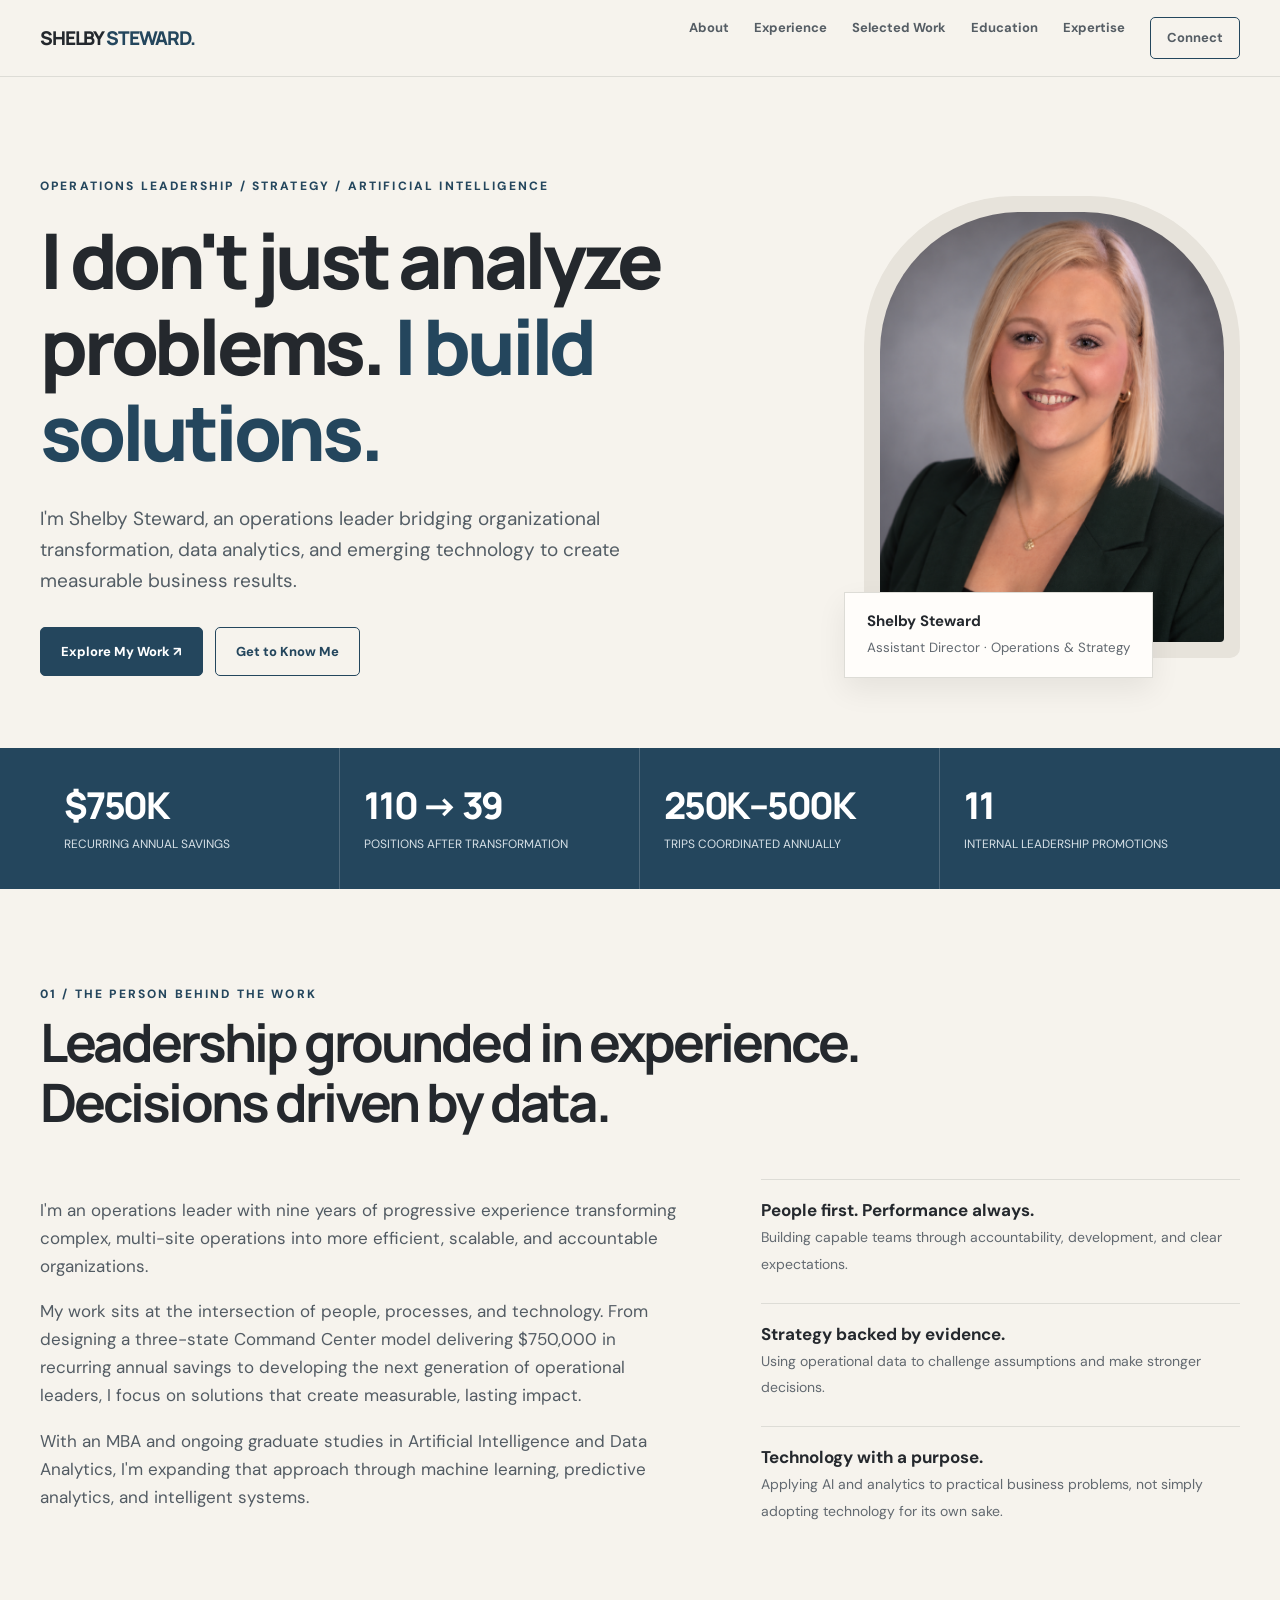
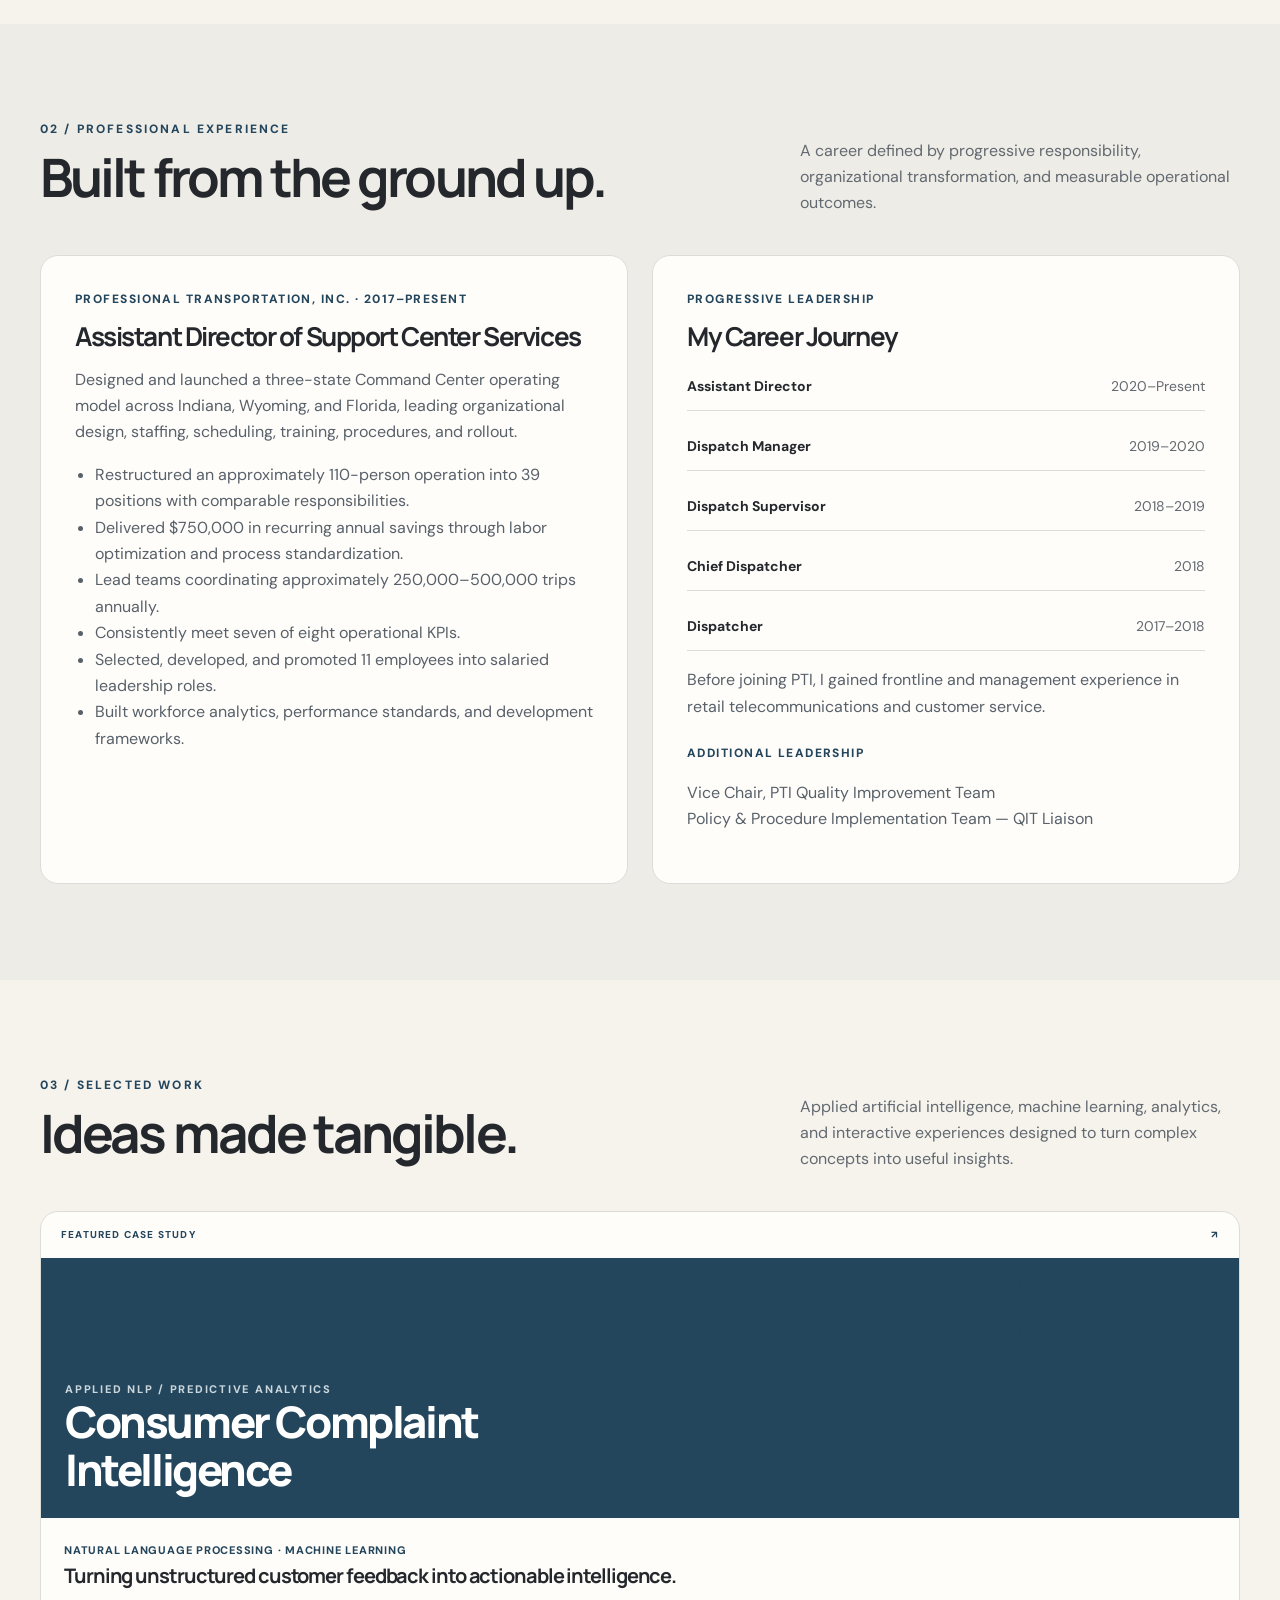
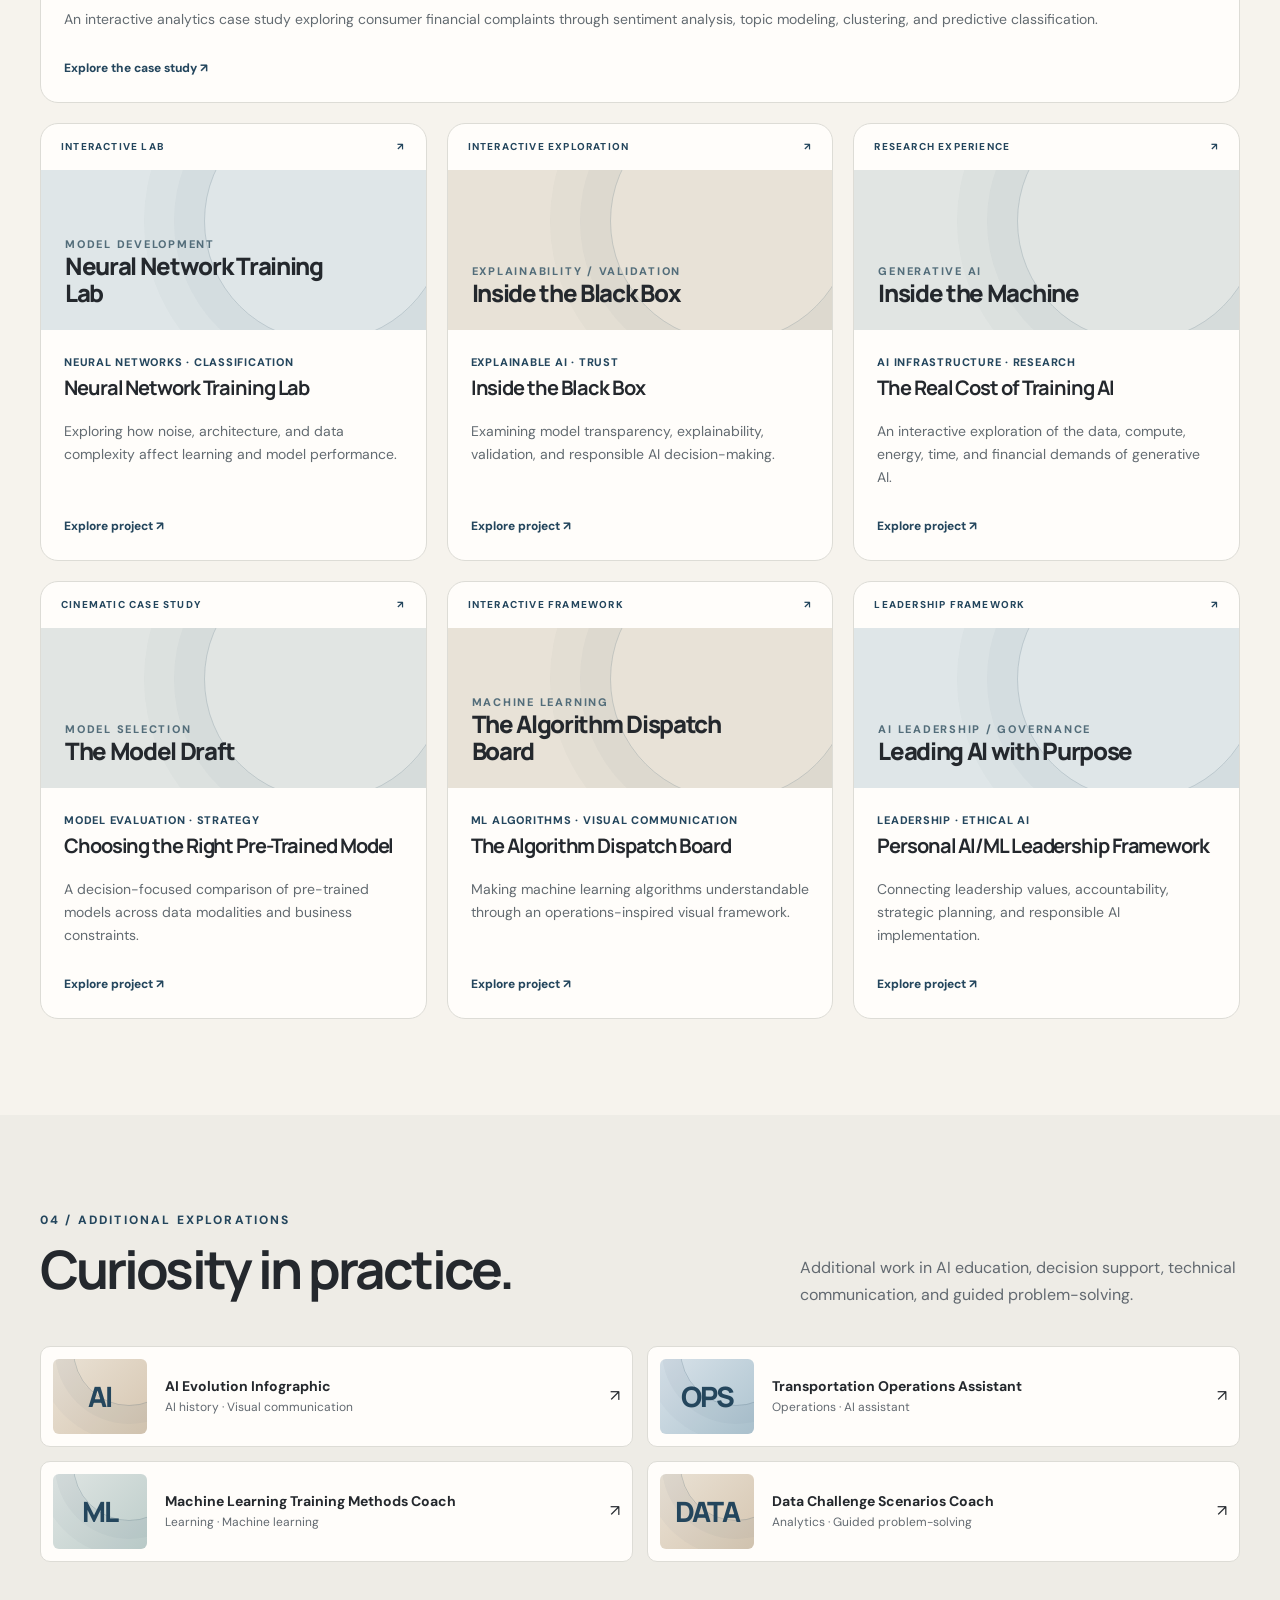
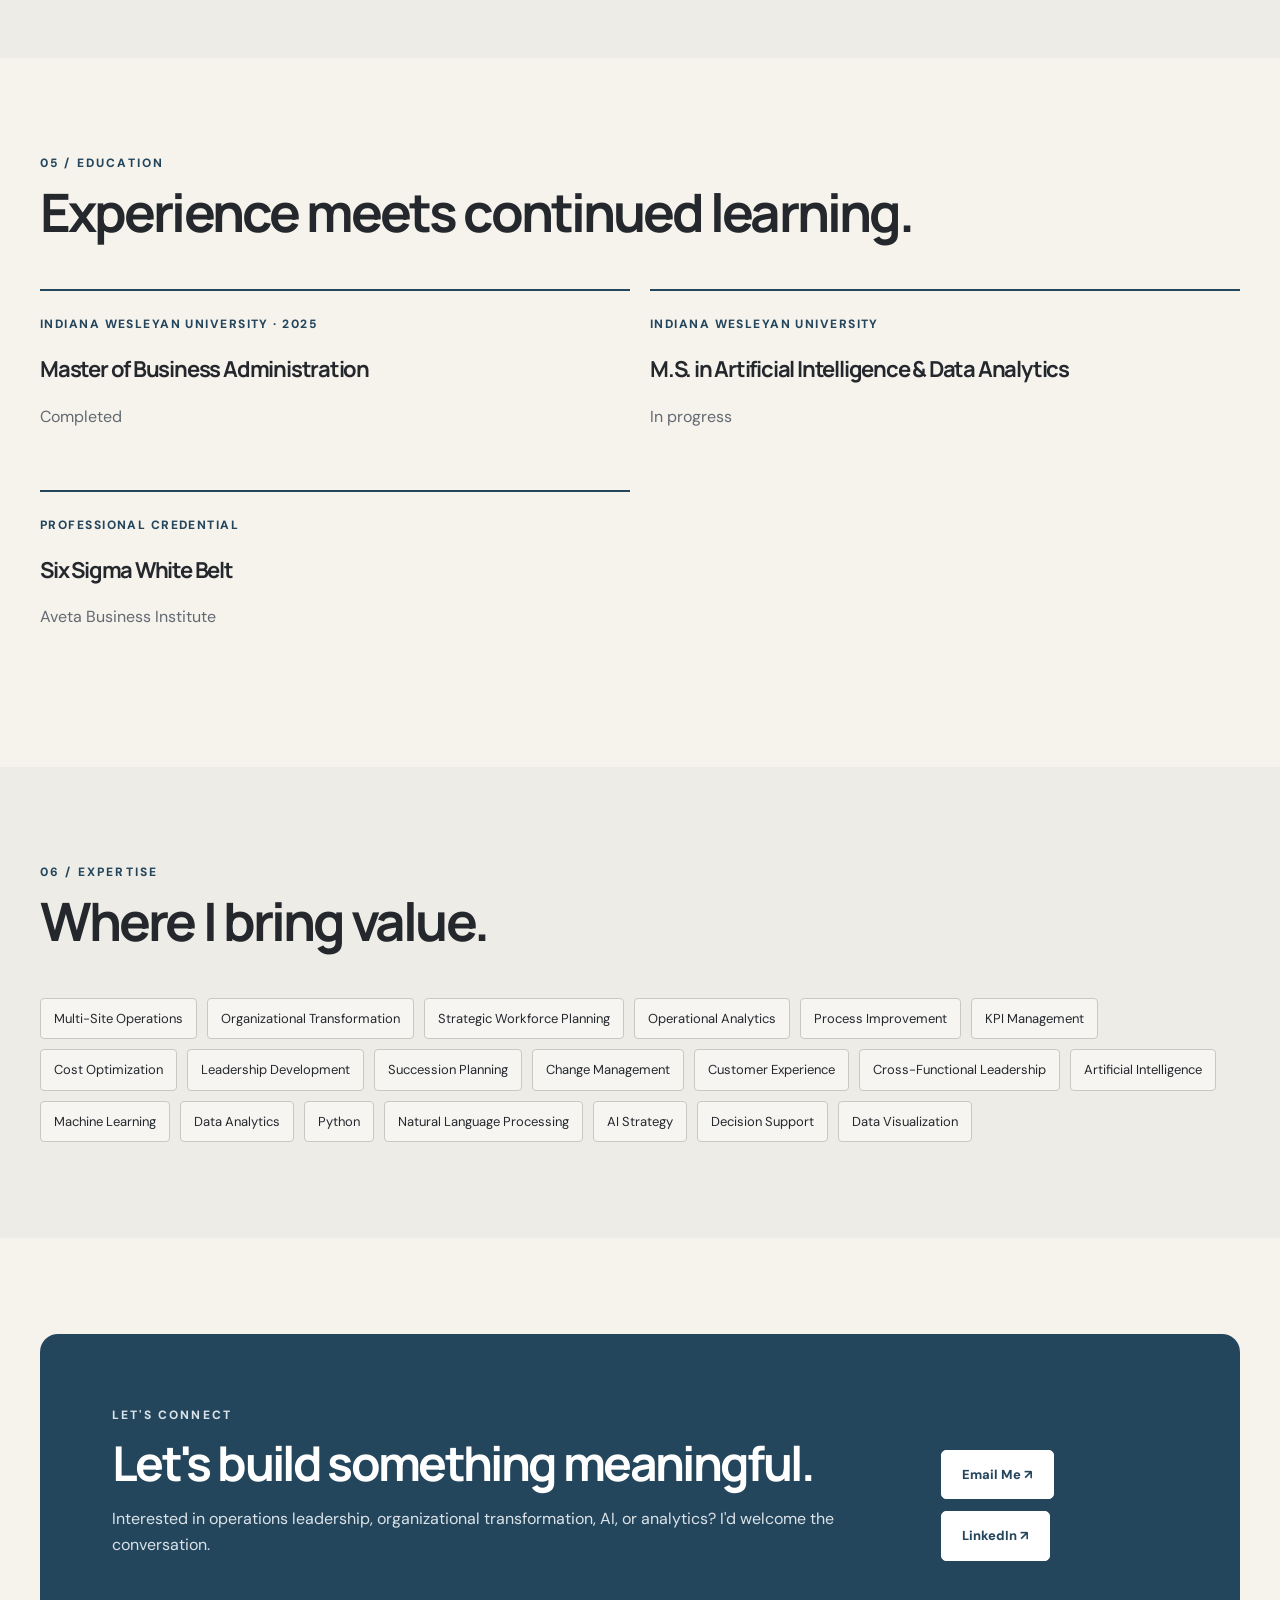
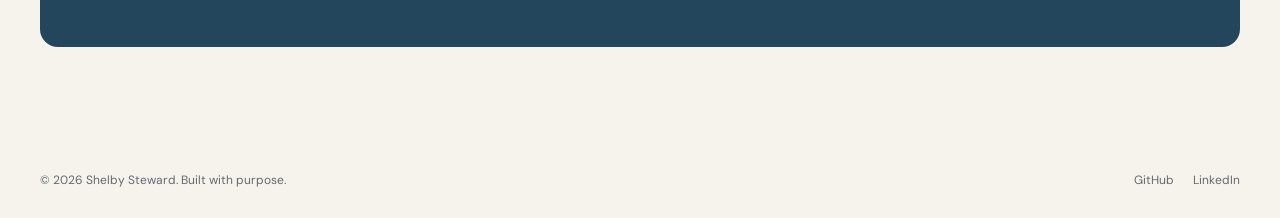
<file: index.html>
<!DOCTYPE html>
<html lang="en">
<head>
<meta charset="UTF-8">
<meta name="viewport" content="width=device-width, initial-scale=1.0">
<meta name="description" content="Shelby Steward | Operations leadership, organizational transformation, AI and data analytics.">
<title>Shelby Steward | Operations, Strategy & AI</title>
<link rel="preconnect" href="https://fonts.googleapis.com">
<link rel="preconnect" href="https://fonts.gstatic.com" crossorigin>
<link href="https://fonts.googleapis.com/css2?family=DM+Sans:wght@400;500;600;700&family=Manrope:wght@400;500;600;700;800&display=swap" rel="stylesheet">

<style>
:root {
  --paper:#f6f3ed;
  --white:#fffdfa;
  --ink:#24282d;
  --muted:#626970;
  --blue:#24465d;
  --gold:#b49b7b;
  --line:#dddcd6;
  --radius:18px;
  --max:1200px;
}
* {box-sizing:border-box}
html {scroll-behavior:smooth}
body {
  margin:0;
  background:var(--paper);
  color:var(--ink);
  font-family:"DM Sans",Arial,sans-serif;
  line-height:1.65;
}
a {color:inherit;text-decoration:none}
button {font:inherit}
img {display:block;max-width:100%}
.container {width:min(var(--max),calc(100% - 44px));margin:auto}

.nav {
  position:sticky;
  top:0;
  z-index:30;
  background:rgba(246,243,237,.96);
  backdrop-filter:blur(16px);
  border-bottom:1px solid var(--line);
}
.nav-inner {
  min-height:76px;
  display:flex;
  align-items:center;
  justify-content:space-between;
  gap:24px;
}
.brand {
  font:800 19px "Manrope",sans-serif;
  letter-spacing:-.06em;
}
.brand span {color:var(--blue)}
.nav-links {display:flex;flex-wrap:wrap;gap:25px}
.nav-links a {
  font-size:13px;
  font-weight:700;
  color:#555d64;
}
.nav-links a:hover,.nav-links a.active {color:var(--blue)}
.nav-cta {
  border:1px solid var(--blue);
  padding:9px 16px;
  border-radius:5px;
}
.hero {padding:100px 0 72px}
.hero-grid {
  display:grid;
  grid-template-columns:minmax(0,1.4fr) minmax(280px,.7fr);
  gap:72px;
  align-items:center;
}
.kicker,.eyebrow {
  font-size:12px;
  font-weight:800;
  letter-spacing:.18em;
  text-transform:uppercase;
  color:var(--blue);
}
h1,h2,h3 {
  font-family:"Manrope",Arial,sans-serif;
  letter-spacing:-.055em;
  line-height:1.12;
}
h1 {
  font-size:clamp(43px,6vw,79px);
  margin:20px 0 28px;
  font-weight:800;
}
h1 em {font-style:normal;color:var(--blue)}
.hero-lead {
  font-size:19px;
  color:#535d65;
  max-width:620px;
}
.actions {
  display:flex;
  gap:12px;
  flex-wrap:wrap;
  margin-top:30px;
}
.btn {
  display:inline-flex;
  align-items:center;
  justify-content:center;
  gap:12px;
  padding:13px 20px;
  font-size:13px;
  font-weight:800;
  border:1px solid var(--blue);
  border-radius:5px;
  transition:transform .2s;
  cursor:pointer;
}
.btn:hover {transform:translateY(-2px)}
.btn-primary {background:var(--blue);color:white}
.btn-secondary {color:var(--blue)}
.portrait {
  position:relative;
  padding:16px;
  background:#e7e3db;
  border-radius:150px 150px 10px 10px;
}
.portrait img {
  width:100%;
  height:430px;
  object-fit:cover;
  object-position:center 24%;
  border-radius:140px 140px 4px 4px;
}
.portrait-caption {
  position:absolute;
  bottom:-20px;
  left:-20px;
  background:var(--white);
  padding:16px 22px;
  border:1px solid var(--line);
  box-shadow:0 12px 30px #00000012;
}
.portrait-caption strong {display:block;font-size:15px}
.portrait-caption small {color:var(--muted)}
.stats-band {background:var(--blue);color:white}
.stats {display:grid;grid-template-columns:repeat(4,1fr)}
.stat {
  padding:32px 24px;
  border-right:1px solid #ffffff30;
}
.stat:last-child {border:0}
.stat strong {
  display:block;
  font:800 clamp(25px,3vw,37px) "Manrope",sans-serif;
  letter-spacing:-.06em;
}
.stat span {font-size:12px;color:#d7e1e7}
.section {padding:96px 0}
.section.alt {background:#eeece6}
.section-heading {
  display:flex;
  justify-content:space-between;
  align-items:end;
  gap:25px;
  margin-bottom:38px;
}
.section-heading h2 {
  font-size:clamp(32px,4.5vw,53px);
  margin:9px 0;
}
.section-heading p {
  max-width:440px;
  color:var(--muted);
  margin:0;
}
.intro-grid {
  display:grid;
  grid-template-columns:1.15fr .85fr;
  gap:72px;
}
.intro-grid p {font-size:17px;color:#525b63}
.mini-label {
  font-size:12px;
  font-weight:800;
  letter-spacing:.12em;
  color:var(--blue);
  text-transform:uppercase;
}
.principles {display:grid;gap:22px}
.principle {
  border-top:1px solid var(--line);
  padding-top:16px;
}
.principle strong {display:block;font-size:17px}
.principle span {font-size:14px;color:var(--muted)}
.experience-grid {
  display:grid;
  grid-template-columns:1fr 1fr;
  gap:24px;
}
.experience-panel {
  background:var(--white);
  border:1px solid var(--line);
  padding:34px;
  border-radius:var(--radius);
}
.experience-panel h3 {font-size:26px;margin:12px 0}
.experience-panel p,.experience-panel li {color:#58616a}
.experience-panel ul {padding-left:20px}
.career-path {display:grid;gap:12px}
.career-path div {
  display:flex;
  justify-content:space-between;
  gap:12px;
  padding:12px 0;
  border-bottom:1px solid var(--line);
  font-size:14px;
}
.career-path span {color:var(--muted);text-align:right}

/* SELECTED WORK */
.work-grid {
  display:grid;
  grid-template-columns:repeat(3,minmax(0,1fr));
  gap:20px;
}
.work-card {
  background:var(--white);
  border:1px solid var(--line);
  border-radius:var(--radius);
  overflow:hidden;
  display:flex;
  flex-direction:column;
  transition:transform .2s,box-shadow .2s;
}
.work-card:hover {
  transform:translateY(-4px);
  box-shadow:0 15px 35px #00000012;
}
.work-card.featured {grid-column:1 / -1}
.work-top {
  padding:15px 20px;
  display:flex;
  justify-content:space-between;
  font-size:10px;
  letter-spacing:.12em;
  font-weight:800;
  color:var(--blue);
}
.work-art {
  min-height:160px;
  background:#dfe6e8;
  display:flex;
  flex-direction:column;
  justify-content:end;
  padding:24px;
  position:relative;
  overflow:hidden;
}
.work-art:before {
  content:"";
  position:absolute;
  inset:-70px -20px auto auto;
  width:240px;
  height:240px;
  border:1px solid #24465d30;
  border-radius:50%;
  box-shadow:0 0 0 30px #24465d08,0 0 0 60px #24465d07;
}
.work-art>span {
  font-size:11px;
  font-weight:800;
  letter-spacing:.16em;
  color:#536d7a;
  position:relative;
}
.work-art>strong {
  font:800 24px "Manrope",sans-serif;
  letter-spacing:-.055em;
  line-height:1.1;
  max-width:260px;
  position:relative;
}
.featured .work-art {
  min-height:260px;
  background:#24465d;
  color:white;
}
.featured .work-art>span {color:#c9d6dc}
.featured .work-art>strong {
  font-size:clamp(27px,3.4vw,44px);
  max-width:520px;
}
.art-06,.art-09 {background:#e8e2d7}
.art-08,.art-10 {background:#e1e5e3}
.work-info {
  padding:23px;
  display:flex;
  flex-direction:column;
  flex:1;
}
.work-category {
  color:var(--blue)!important;
  font-size:11px!important;
  font-weight:800;
  letter-spacing:.07em;
  text-transform:uppercase;
}
.work-info h3 {font-size:20px;margin:6px 0}
.work-info p {font-size:14px;color:#636b71}
.work-link {
  font-size:12px;
  font-weight:800;
  color:var(--blue);
  margin-top:auto;
  padding-top:14px;
}

/* ADDITIONAL PROJECTS */
.archive-grid {
  display:grid;
  grid-template-columns:repeat(2,1fr);
  gap:14px;
}
.archive-card {
  display:flex;
  align-items:center;
  text-align:left;
  gap:18px;
  width:100%;
  background:var(--white);
  border:1px solid var(--line);
  padding:12px;
  cursor:pointer;
  border-radius:10px;
  color:var(--ink);
}
.archive-card:hover {border-color:var(--blue)}
.archive-card>span:nth-child(2) {flex:1}
.archive-card strong {display:block;font-size:14px}
.archive-card small {
  display:block;
  color:var(--muted);
  font-size:12px;
}
.archive-art {
  width:94px;
  height:75px;
  flex:0 0 94px;
  border-radius:6px;
  position:relative;
  overflow:hidden;
  display:flex;
  align-items:center;
  justify-content:center;
  background:linear-gradient(135deg,#dce5e8,#c4d2d7);
  color:var(--blue);
}
.archive-art:before {
  content:"";
  position:absolute;
  width:110px;
  height:110px;
  border:1px solid #24465d35;
  border-radius:50%;
  top:-65px;
  right:-38px;
  box-shadow:0 0 0 18px #24465d09,0 0 0 36px #24465d08;
}
.archive-art b {
  position:relative;
  font:800 28px "Manrope",sans-serif;
  letter-spacing:-.07em;
}
.archive-art.gold {
  background:linear-gradient(135deg,#eae2d5,#d6c6b1);
}
.archive-art.slate {
  background:linear-gradient(135deg,#dfe5e3,#bdcdca);
}
.archive-art.blue {
  background:linear-gradient(135deg,#d8e2e9,#aec4d0);
}

.education-grid {
  display:grid;
  grid-template-columns:repeat(2,1fr);
  gap:20px;
}
.education-item {
  border-top:2px solid var(--blue);
  padding:24px 0;
}
.education-item h3 {font-size:22px}
.education-item p {color:var(--muted)}
.skills-list {
  display:flex;
  flex-wrap:wrap;
  gap:10px;
}
.skills-list span {
  border:1px solid #c8c9c5;
  padding:9px 13px;
  font-size:13px;
  border-radius:4px;
  background:#ffffff75;
}
.contact-panel {
  background:var(--blue);
  color:white;
  border-radius:var(--radius);
  padding:clamp(32px,6vw,72px);
  display:flex;
  justify-content:space-between;
  align-items:center;
  gap:30px;
}
.contact-panel h2 {
  font-size:clamp(30px,4vw,48px);
  margin:10px 0;
}
.contact-panel p {color:#dbe3e8}
.contact-panel .btn {
  background:white;
  color:var(--blue);
  border-color:white;
}
footer {
  padding:28px 0;
  color:var(--muted);
  font-size:12px;
}
.footer-inner {
  display:flex;
  justify-content:space-between;
  gap:20px;
  flex-wrap:wrap;
}
.footer-inner a {margin-left:16px}

/* PROJECT DETAIL POPUPS */
.lightbox {
  position:fixed;
  inset:0;
  z-index:100;
  background:#17222bd9;
  display:none;
  align-items:center;
  justify-content:center;
  padding:18px;
}
.lightbox.active {display:flex}
.lightbox-content {
  background:var(--white);
  color:var(--ink);
  border-radius:16px;
  padding:24px;
  width:min(1050px,100%);
  max-height:92vh;
  overflow:auto;
}
.lightbox-top {
  display:flex;
  justify-content:space-between;
  gap:15px;
  align-items:center;
  border-bottom:1px solid var(--line);
  padding-bottom:12px;
  margin-bottom:22px;
}
.lightbox-close {
  border:1px solid var(--line);
  background:white;
  width:40px;
  height:40px;
  border-radius:50%;
  font-size:22px;
  cursor:pointer;
}
.artifact-detail {
  display:grid;
  grid-template-columns:1fr 1fr;
  gap:28px;
}
.artifact-detail img,.lightbox-grid img {
  width:100%;
  border-radius:8px;
  margin-bottom:12px;
}
.lightbox-grid {
  display:grid;
  grid-template-columns:repeat(2,1fr);
  gap:8px;
}
.artifact-detail-copy p {
  font-size:14px;
  color:#5e6770;
}
.tag-wrap,.prompt-list {
  display:flex;
  flex-wrap:wrap;
  gap:8px;
  margin:16px 0;
}
.tag,.prompt-chip {
  font-size:12px;
  background:#ecece7;
  padding:7px 10px;
  border-radius:5px;
}
.prompt-box {
  border:1px solid var(--line);
  padding:14px;
  border-radius:8px;
}
.hero-actions {
  display:flex;
  flex-wrap:wrap;
  gap:10px;
  margin-top:16px;
}
.hero-actions .btn {
  background:var(--blue);
  color:white;
}
.meta {
  font-size:11px;
  font-weight:800;
  color:var(--blue);
  text-transform:uppercase;
  letter-spacing:.1em;
}

@media(max-width:900px) {
  .hero-grid,.intro-grid,.experience-grid,.artifact-detail {
    grid-template-columns:1fr;
  }
  .hero-grid {gap:48px}
  .portrait {max-width:350px}
  .work-grid {grid-template-columns:repeat(2,1fr)}
  .work-card.featured {grid-column:1 / -1}
  .stats {grid-template-columns:repeat(2,1fr)}
  .nav-inner {flex-wrap:wrap;padding:15px 0}
  .nav-links {gap:14px}
  .section-heading {display:block}
}
@media(max-width:600px) {
  .container {width:calc(100% - 30px)}
  .hero {padding:55px 0}
  .section {padding:65px 0}
  .work-grid,.archive-grid,.education-grid {
    grid-template-columns:1fr;
  }
  .work-card.featured {grid-column:span 1}
  .stats {grid-template-columns:repeat(2,1fr)}
  .stat {padding:22px 12px}
  .stat strong {font-size:24px}
  .contact-panel {display:block}
  .nav-links {gap:11px}
  .nav-links a {font-size:11px}
  .portrait img {height:340px}
  .lightbox-grid {grid-template-columns:1fr}
}
@media(prefers-reduced-motion:reduce) {
  html {scroll-behavior:auto}
  * {transition:none!important}
}
</style>
</head>

<body>
<header class="nav">
  <div class="container nav-inner">
    <a href="#home" class="brand">SHELBY <span>STEWARD.</span></a>
    <nav class="nav-links" aria-label="Main navigation">
      <a href="#about">About</a>
      <a href="#experience">Experience</a>
      <a href="#projects">Selected Work</a>
      <a href="#education">Education</a>
      <a href="#skills">Expertise</a>
      <a href="#contact" class="nav-cta">Connect</a>
    </nav>
  </div>
</header>

<main>

<section class="hero" id="home">
  <div class="container hero-grid">
    <div>
      <div class="kicker">OPERATIONS LEADERSHIP / STRATEGY / ARTIFICIAL INTELLIGENCE</div>
      <h1>I don't just analyze problems. <em>I build solutions.</em></h1>
      <p class="hero-lead">
        I'm Shelby Steward, an operations leader bridging organizational
        transformation, data analytics, and emerging technology to
        create measurable business results.
      </p>
      <div class="actions">
        <a href="#projects" class="btn btn-primary">Explore My Work ↗</a>
        <a href="#about" class="btn btn-secondary">Get to Know Me</a>
      </div>
    </div>
    <div class="portrait">
      <img src="headshot-from-cover.png" alt="Shelby Steward professional headshot">
      <div class="portrait-caption">
        <strong>Shelby Steward</strong>
        <small>Assistant Director · Operations & Strategy</small>
      </div>
    </div>
  </div>
</section>

<div class="stats-band">
  <div class="container stats">
    <div class="stat">
      <strong>$750K</strong>
      <span>RECURRING ANNUAL SAVINGS</span>
    </div>
    <div class="stat">
      <strong>110 → 39</strong>
      <span>POSITIONS AFTER TRANSFORMATION</span>
    </div>
    <div class="stat">
      <strong>250K–500K</strong>
      <span>TRIPS COORDINATED ANNUALLY</span>
    </div>
    <div class="stat">
      <strong>11</strong>
      <span>INTERNAL LEADERSHIP PROMOTIONS</span>
    </div>
  </div>
</div>

<section class="section" id="about">
  <div class="container">
    <div class="section-heading">
      <div>
        <div class="eyebrow">01 / THE PERSON BEHIND THE WORK</div>
        <h2>Leadership grounded in experience.<br>Decisions driven by data.</h2>
      </div>
    </div>
    <div class="intro-grid">
      <div>
        <p>
          I'm an operations leader with nine years of progressive experience
          transforming complex, multi-site operations into more efficient,
          scalable, and accountable organizations.
        </p>
        <p>
          My work sits at the intersection of people, processes, and technology.
          From designing a three-state Command Center model delivering
          $750,000 in recurring annual savings to developing the next
          generation of operational leaders, I focus on solutions that
          create measurable, lasting impact.
        </p>
        <p>
          With an MBA and ongoing graduate studies in Artificial Intelligence
          and Data Analytics, I'm expanding that approach through machine
          learning, predictive analytics, and intelligent systems.
        </p>
      </div>
      <div class="principles">
        <div class="principle">
          <strong>People first. Performance always.</strong>
          <span>Building capable teams through accountability, development, and clear expectations.</span>
        </div>
        <div class="principle">
          <strong>Strategy backed by evidence.</strong>
          <span>Using operational data to challenge assumptions and make stronger decisions.</span>
        </div>
        <div class="principle">
          <strong>Technology with a purpose.</strong>
          <span>Applying AI and analytics to practical business problems, not simply adopting technology for its own sake.</span>
        </div>
      </div>
    </div>
  </div>
</section>

<section class="section alt" id="experience">
  <div class="container">
    <div class="section-heading">
      <div>
        <div class="eyebrow">02 / PROFESSIONAL EXPERIENCE</div>
        <h2>Built from the ground up.</h2>
      </div>
      <p>
        A career defined by progressive responsibility,
        organizational transformation, and measurable operational outcomes.
      </p>
    </div>

    <div class="experience-grid">
      <article class="experience-panel">
        <div class="mini-label">PROFESSIONAL TRANSPORTATION, INC. · 2017–PRESENT</div>
        <h3>Assistant Director of Support Center Services</h3>
        <p>
          Designed and launched a three-state Command Center operating model
          across Indiana, Wyoming, and Florida, leading organizational
          design, staffing, scheduling, training, procedures, and rollout.
        </p>
        <ul>
          <li>Restructured an approximately 110-person operation into 39 positions with comparable responsibilities.</li>
          <li>Delivered $750,000 in recurring annual savings through labor optimization and process standardization.</li>
          <li>Lead teams coordinating approximately 250,000–500,000 trips annually.</li>
          <li>Consistently meet seven of eight operational KPIs.</li>
          <li>Selected, developed, and promoted 11 employees into salaried leadership roles.</li>
          <li>Built workforce analytics, performance standards, and development frameworks.</li>
        </ul>
      </article>

      <article class="experience-panel">
        <div class="mini-label">PROGRESSIVE LEADERSHIP</div>
        <h3>My Career Journey</h3>
        <div class="career-path">
          <div><strong>Assistant Director</strong><span>2020–Present</span></div>
          <div><strong>Dispatch Manager</strong><span>2019–2020</span></div>
          <div><strong>Dispatch Supervisor</strong><span>2018–2019</span></div>
          <div><strong>Chief Dispatcher</strong><span>2018</span></div>
          <div><strong>Dispatcher</strong><span>2017–2018</span></div>
        </div>
        <p>
          Before joining PTI, I gained frontline and management experience
          in retail telecommunications and customer service.
        </p>
        <div class="mini-label" style="margin-top:24px">ADDITIONAL LEADERSHIP</div>
        <p>
          Vice Chair, PTI Quality Improvement Team<br>
          Policy & Procedure Implementation Team — QIT Liaison
        </p>
      </article>
    </div>
  </div>
</section>

<section class="section" id="projects">
  <div class="container">
    <div class="section-heading">
      <div>
        <div class="eyebrow">03 / SELECTED WORK</div>
        <h2>Ideas made tangible.</h2>
      </div>
      <p>
        Applied artificial intelligence, machine learning,
        analytics, and interactive experiences designed to
        turn complex concepts into useful insights.
      </p>
    </div>

    <div class="work-grid">

      <!-- FULL WIDTH FEATURE -->
      <a class="work-card featured" href="consumer-complaint-intelligence/" target="_blank" rel="noopener noreferrer">
        <div class="work-top"><span>FEATURED CASE STUDY</span><span>↗</span></div>
        <div class="work-art">
          <span>APPLIED NLP / PREDICTIVE ANALYTICS</span>
          <strong>Consumer Complaint Intelligence</strong>
        </div>
        <div class="work-info">
          <div class="work-category">NATURAL LANGUAGE PROCESSING · MACHINE LEARNING</div>
          <h3>Turning unstructured customer feedback into actionable intelligence.</h3>
          <p>
            An interactive analytics case study exploring consumer financial
            complaints through sentiment analysis, topic modeling,
            clustering, and predictive classification.
          </p>
          <span class="work-link">Explore the case study ↗</span>
        </div>
      </a>

      <!-- ROW 1 -->
      <a class="work-card" href="neural-network-training-lab.html" target="_blank" rel="noopener noreferrer">
        <div class="work-top"><span>INTERACTIVE LAB</span><span>↗</span></div>
        <div class="work-art">
          <span>MODEL DEVELOPMENT</span>
          <strong>Neural Network Training Lab</strong>
        </div>
        <div class="work-info">
          <div class="work-category">NEURAL NETWORKS · CLASSIFICATION</div>
          <h3>Neural Network Training Lab</h3>
          <p>Exploring how noise, architecture, and data complexity affect learning and model performance.</p>
          <span class="work-link">Explore project ↗</span>
        </div>
      </a>

      <a class="work-card" href="explainable-ai.html" target="_blank" rel="noopener noreferrer">
        <div class="work-top"><span>INTERACTIVE EXPLORATION</span><span>↗</span></div>
        <div class="work-art art-09">
          <span>EXPLAINABILITY / VALIDATION</span>
          <strong>Inside the Black Box</strong>
        </div>
        <div class="work-info">
          <div class="work-category">EXPLAINABLE AI · TRUST</div>
          <h3>Inside the Black Box</h3>
          <p>Examining model transparency, explainability, validation, and responsible AI decision-making.</p>
          <span class="work-link">Explore project ↗</span>
        </div>
      </a>

      <a class="work-card" href="inside-the-machine.html" target="_blank" rel="noopener noreferrer">
        <div class="work-top"><span>RESEARCH EXPERIENCE</span><span>↗</span></div>
        <div class="work-art art-08">
          <span>GENERATIVE AI</span>
          <strong>Inside the Machine</strong>
        </div>
        <div class="work-info">
          <div class="work-category">AI INFRASTRUCTURE · RESEARCH</div>
          <h3>The Real Cost of Training AI</h3>
          <p>An interactive exploration of the data, compute, energy, time, and financial demands of generative AI.</p>
          <span class="work-link">Explore project ↗</span>
        </div>
      </a>

      <!-- ROW 2 -->
      <a class="work-card" href="the-model-draft-cinematic.html" target="_blank" rel="noopener noreferrer">
        <div class="work-top"><span>CINEMATIC CASE STUDY</span><span>↗</span></div>
        <div class="work-art art-10">
          <span>MODEL SELECTION</span>
          <strong>The Model Draft</strong>
        </div>
        <div class="work-info">
          <div class="work-category">MODEL EVALUATION · STRATEGY</div>
          <h3>Choosing the Right Pre-Trained Model</h3>
          <p>A decision-focused comparison of pre-trained models across data modalities and business constraints.</p>
          <span class="work-link">Explore project ↗</span>
        </div>
      </a>

      <a class="work-card" href="ml-dispatch-board.html" target="_blank" rel="noopener noreferrer">
        <div class="work-top"><span>INTERACTIVE FRAMEWORK</span><span>↗</span></div>
        <div class="work-art art-06">
          <span>MACHINE LEARNING</span>
          <strong>The Algorithm Dispatch Board</strong>
        </div>
        <div class="work-info">
          <div class="work-category">ML ALGORITHMS · VISUAL COMMUNICATION</div>
          <h3>The Algorithm Dispatch Board</h3>
          <p>Making machine learning algorithms understandable through an operations-inspired visual framework.</p>
          <span class="work-link">Explore project ↗</span>
        </div>
      </a>

      <a class="work-card" href="ai_ml_leadership_framework(2).html" target="_blank" rel="noopener noreferrer">
        <div class="work-top"><span>LEADERSHIP FRAMEWORK</span><span>↗</span></div>
        <div class="work-art">
          <span>AI LEADERSHIP / GOVERNANCE</span>
          <strong>Leading AI with Purpose</strong>
        </div>
        <div class="work-info">
          <div class="work-category">LEADERSHIP · ETHICAL AI</div>
          <h3>Personal AI/ML Leadership Framework</h3>
          <p>Connecting leadership values, accountability, strategic planning, and responsible AI implementation.</p>
          <span class="work-link">Explore project ↗</span>
        </div>
      </a>

    </div>
  </div>
</section>

<section class="section alt" id="more-work">
  <div class="container">
    <div class="section-heading">
      <div>
        <div class="eyebrow">04 / ADDITIONAL EXPLORATIONS</div>
        <h2>Curiosity in practice.</h2>
      </div>
      <p>
        Additional work in AI education, decision support,
        technical communication, and guided problem-solving.
      </p>
    </div>

    <div class="archive-grid">

      <button class="archive-card project-clickable" data-lightbox="ai-evolution-lightbox" type="button">
        <span class="archive-art gold"><b>AI</b></span>
        <span>
          <strong>AI Evolution Infographic</strong>
          <small>AI history · Visual communication</small>
        </span>
        <span aria-hidden="true">↗</span>
      </button>

      <button class="archive-card project-clickable" data-lightbox="transportation-assistant-lightbox" type="button">
        <span class="archive-art blue"><b>OPS</b></span>
        <span>
          <strong>Transportation Operations Assistant</strong>
          <small>Operations · AI assistant</small>
        </span>
        <span aria-hidden="true">↗</span>
      </button>

      <button class="archive-card project-clickable" data-lightbox="ml-coach-lightbox" type="button">
        <span class="archive-art slate"><b>ML</b></span>
        <span>
          <strong>Machine Learning Training Methods Coach</strong>
          <small>Learning · Machine learning</small>
        </span>
        <span aria-hidden="true">↗</span>
      </button>

      <button class="archive-card project-clickable" data-lightbox="data-challenge-lightbox" type="button">
        <span class="archive-art gold"><b>DATA</b></span>
        <span>
          <strong>Data Challenge Scenarios Coach</strong>
          <small>Analytics · Guided problem-solving</small>
        </span>
        <span aria-hidden="true">↗</span>
      </button>

    </div>
  </div>
</section>

<section class="section" id="education">
  <div class="container">
    <div class="section-heading">
      <div>
        <div class="eyebrow">05 / EDUCATION</div>
        <h2>Experience meets continued learning.</h2>
      </div>
    </div>
    <div class="education-grid">
      <div class="education-item">
        <div class="mini-label">INDIANA WESLEYAN UNIVERSITY · 2025</div>
        <h3>Master of Business Administration</h3>
        <p>Completed</p>
      </div>
      <div class="education-item">
        <div class="mini-label">INDIANA WESLEYAN UNIVERSITY</div>
        <h3>M.S. in Artificial Intelligence & Data Analytics</h3>
        <p>In progress</p>
      </div>
      <div class="education-item">
        <div class="mini-label">PROFESSIONAL CREDENTIAL</div>
        <h3>Six Sigma White Belt</h3>
        <p>Aveta Business Institute</p>
      </div>
    </div>
  </div>
</section>

<section class="section alt" id="skills">
  <div class="container">
    <div class="section-heading">
      <div>
        <div class="eyebrow">06 / EXPERTISE</div>
        <h2>Where I bring value.</h2>
      </div>
    </div>
    <div class="skills-list">
      <span>Multi-Site Operations</span>
      <span>Organizational Transformation</span>
      <span>Strategic Workforce Planning</span>
      <span>Operational Analytics</span>
      <span>Process Improvement</span>
      <span>KPI Management</span>
      <span>Cost Optimization</span>
      <span>Leadership Development</span>
      <span>Succession Planning</span>
      <span>Change Management</span>
      <span>Customer Experience</span>
      <span>Cross-Functional Leadership</span>
      <span>Artificial Intelligence</span>
      <span>Machine Learning</span>
      <span>Data Analytics</span>
      <span>Python</span>
      <span>Natural Language Processing</span>
      <span>AI Strategy</span>
      <span>Decision Support</span>
      <span>Data Visualization</span>
    </div>
  </div>
</section>

<section class="section" id="contact">
  <div class="container">
    <div class="contact-panel">
      <div>
        <div class="kicker" style="color:#d8e2e8">LET'S CONNECT</div>
        <h2>Let's build something meaningful.</h2>
        <p>
          Interested in operations leadership, organizational
          transformation, AI, or analytics? I'd welcome the conversation.
        </p>
      </div>
      <div class="actions">
        <a class="btn" href="mailto:shelby.steward@outlook.com">Email Me ↗</a>
        <a class="btn" href="https://www.linkedin.com/in/shelby-steward/" target="_blank" rel="noopener noreferrer">LinkedIn ↗</a>
      </div>
    </div>
  </div>
</section>

</main>

<footer>
  <div class="container footer-inner">
    <span>© <span id="year"></span> Shelby Steward. Built with purpose.</span>
    <span>
      <a href="https://github.com/shelbysteward" target="_blank" rel="noopener noreferrer">GitHub</a>
      <a href="https://www.linkedin.com/in/shelby-steward/" target="_blank" rel="noopener noreferrer">LinkedIn</a>
    </span>
  </div>
</footer>

<!-- ADDITIONAL PROJECT DETAILS -->

<div class="lightbox" id="ai-evolution-lightbox" aria-hidden="true">
  <div class="lightbox-content" role="dialog" aria-modal="true" aria-label="AI Evolution Infographic">
    <div class="lightbox-top">
      <h3>AI Evolution Infographic</h3>
      <button class="lightbox-close" type="button" aria-label="Close">×</button>
    </div>
    <div class="artifact-detail">
      <div class="lightbox-grid">
        <img src="artifact-1-infographic-1.png" alt="AI evolution infographic page 1">
        <img src="artifact-1-infographic-2.png" alt="AI evolution infographic page 2">
        <img src="artifact-1-infographic-3.png" alt="AI evolution infographic page 3">
        <img src="artifact-1-infographic-4.png" alt="AI evolution infographic page 4">
      </div>
      <div class="artifact-detail-copy">
        <div class="meta">VISUAL COMMUNICATION</div>
        <h3>AI Evolution Infographic</h3>
        <p><strong>Objective:</strong> Present the history and progression of artificial intelligence in a clear, visually engaging format.</p>
        <p><strong>Process:</strong> Research major developments, organize them chronologically, and communicate complex concepts through visual storytelling.</p>
        <p><strong>Tools:</strong> Canva, academic research, and technical source material.</p>
        <p><strong>Value:</strong> Demonstrates technical research, synthesis, and accessible communication.</p>
        <div class="tag-wrap">
          <span class="tag">AI History</span>
          <span class="tag">Infographic</span>
          <span class="tag">Visual Communication</span>
        </div>
        <div class="hero-actions">
          <a class="btn" href="artifact-1-infographic-1.png" target="_blank" rel="noopener noreferrer">Open Full Image ↗</a>
        </div>
      </div>
    </div>
  </div>
</div>

<div class="lightbox" id="transportation-assistant-lightbox" aria-hidden="true">
  <div class="lightbox-content" role="dialog" aria-modal="true" aria-label="Transportation Operations Assistant">
    <div class="lightbox-top">
      <h3>Transportation Operations Assistant</h3>
      <button class="lightbox-close" type="button" aria-label="Close">×</button>
    </div>
    <div class="artifact-detail">
      <div>
        <img src="artifact-2-chatbot.png" alt="Transportation Operations Assistant preview">
      </div>
      <div class="artifact-detail-copy">
        <div class="meta">INTERACTIVE OPERATIONS SUPPORT</div>
        <h3>Transportation Operations Assistant</h3>
        <p><strong>Objective:</strong> Support transportation operations with structured guidance for common workflow questions, service issues, and decision points.</p>
        <p><strong>Process:</strong> Translate operational knowledge and recurring challenges into practical chatbot interactions.</p>
        <p><strong>Tools:</strong> ChatGPT custom GPT builder, workflow design, operational expertise, and prompt engineering.</p>
        <p><strong>Value:</strong> Demonstrates how operational expertise can become an AI-enabled decision-support tool.</p>
        <div class="prompt-box">
          <strong>Try These Prompts</strong>
          <div class="prompt-list">
            <span class="prompt-chip">How do I cover a trip with no drivers available?</span>
            <span class="prompt-chip">Explain Import-to-Assign metrics.</span>
            <span class="prompt-chip">Create a dispatch escalation workflow.</span>
            <span class="prompt-chip">What should a support center do when ETAs are unclear?</span>
          </div>
        </div>
        <div class="hero-actions">
          <a class="btn" href="https://chatgpt.com/g/g-69ab3308c62881918dedee456e818ec8-transportation-operations-assistant" target="_blank" rel="noopener noreferrer">Launch Assistant ↗</a>
        </div>
      </div>
    </div>
  </div>
</div>

<div class="lightbox" id="ml-coach-lightbox" aria-hidden="true">
  <div class="lightbox-content" role="dialog" aria-modal="true" aria-label="Machine Learning Training Methods Coach">
    <div class="lightbox-top">
      <h3>Machine Learning Training Methods Coach</h3>
      <button class="lightbox-close" type="button" aria-label="Close">×</button>
    </div>
    <div class="artifact-detail">
      <div>
        <img src="artifact-3-ml-coach.png" alt="Machine Learning Training Methods Coach preview">
      </div>
      <div class="artifact-detail-copy">
        <div class="meta">INTERACTIVE AI LEARNING</div>
        <h3>Machine Learning Training Methods Coach</h3>
        <p><strong>Objective:</strong> Help users understand machine learning training concepts through approachable, guided explanations.</p>
        <p><strong>Process:</strong> Structure common learning questions around training methods, validation, optimization, and model behavior.</p>
        <p><strong>Tools:</strong> ChatGPT custom GPT builder, machine learning concepts, and educational prompt design.</p>
        <p><strong>Value:</strong> Makes technical material accessible to learners and developing professionals.</p>
        <div class="prompt-box">
          <strong>Try These Prompts</strong>
          <div class="prompt-list">
            <span class="prompt-chip">Explain supervised versus unsupervised learning.</span>
            <span class="prompt-chip">When should I use different gradient descent methods?</span>
            <span class="prompt-chip">What is overfitting?</span>
            <span class="prompt-chip">Explain train, validation, and test splits.</span>
          </div>
        </div>
        <div class="hero-actions">
          <a class="btn" href="https://chatgpt.com/g/g-69bc365ef7248191ab6b21b1143e5dc8-machine-learning-training-methods-coach" target="_blank" rel="noopener noreferrer">Launch Coach ↗</a>
        </div>
      </div>
    </div>
  </div>
</div>

<div class="lightbox" id="data-challenge-lightbox" aria-hidden="true">
  <div class="lightbox-content" role="dialog" aria-modal="true" aria-label="Data Challenge Scenarios Coach">
    <div class="lightbox-top">
      <h3>Data Challenge Scenarios Coach</h3>
      <button class="lightbox-close" type="button" aria-label="Close">×</button>
    </div>
    <div class="artifact-detail">
      <div>
        <img src="artifact-4-data-challenge.png" alt="Data Challenge Scenarios Coach preview">
      </div>
      <div class="artifact-detail-copy">
        <div class="meta">INTERACTIVE ANALYTICS LEARNING</div>
        <h3>Data Challenge Scenarios Coach</h3>
        <p><strong>Objective:</strong> Help users practice analytical thinking through realistic business and data scenarios.</p>
        <p><strong>Process:</strong> Design guided exercises that encourage users to interpret data, evaluate KPIs, and select actions.</p>
        <p><strong>Tools:</strong> ChatGPT custom GPT builder, scenario design, and analytics reasoning.</p>
        <p><strong>Value:</strong> Supports structured problem-solving and data-informed decisions.</p>
        <div class="prompt-box">
          <strong>Try These Prompts</strong>
          <div class="prompt-list">
            <span class="prompt-chip">Give me a realistic data challenge.</span>
            <span class="prompt-chip">Help me analyze a business scenario.</span>
            <span class="prompt-chip">Which KPI should I use?</span>
            <span class="prompt-chip">Simulate a data-driven decision.</span>
          </div>
        </div>
        <div class="hero-actions">
          <a class="btn" href="https://chatgpt.com/g/g-69c00be53dc08191bbf5827a0daa97ca-data-challenge-scenarios-coach" target="_blank" rel="noopener noreferrer">Launch Coach ↗</a>
        </div>
      </div>
    </div>
  </div>
</div>

<script>
document.getElementById("year").textContent =
  new Date().getFullYear();

const navLinks = document.querySelectorAll(".nav-links a");
const sections = document.querySelectorAll("main section[id]");

window.addEventListener("scroll", () => {
  let current = "";

  sections.forEach(section => {
    if (window.scrollY >= section.offsetTop - 150) {
      current = section.id;
    }
  });

  navLinks.forEach(link => {
    link.classList.toggle(
      "active",
      link.getAttribute("href") === "#" + current
    );
  });
}, { passive:true });

let previousFocus = null;

document.querySelectorAll(".project-clickable").forEach(button => {
  button.addEventListener("click", () => {
    const modal = document.getElementById(button.dataset.lightbox);

    if (modal) {
      previousFocus = document.activeElement;
      modal.classList.add("active");
      modal.setAttribute("aria-hidden", "false");
      document.body.style.overflow = "hidden";
      modal.querySelector(".lightbox-close")?.focus();
    }
  });
});

function closeModal(modal) {
  modal.classList.remove("active");
  modal.setAttribute("aria-hidden", "true");
  document.body.style.overflow = "";

  if (previousFocus) {
    previousFocus.focus();
    previousFocus = null;
  }
}

document.querySelectorAll(".lightbox").forEach(modal => {
  modal.querySelectorAll(".lightbox-close").forEach(button => {
    button.addEventListener("click", () => closeModal(modal));
  });

  modal.addEventListener("click", event => {
    if (event.target === modal) {
      closeModal(modal);
    }
  });

  modal.addEventListener("keydown", event => {
    if (event.key !== "Tab") return;

    const focusable = [...modal.querySelectorAll(
      'a[href],button:not([disabled]),[tabindex]:not([tabindex="-1"])'
    )];

    if (!focusable.length) return;

    const first = focusable[0];
    const last = focusable[focusable.length - 1];

    if (event.shiftKey && document.activeElement === first) {
      event.preventDefault();
      last.focus();
    } else if (!event.shiftKey && document.activeElement === last) {
      event.preventDefault();
      first.focus();
    }
  });
});

document.addEventListener("keydown", event => {
  if (event.key === "Escape") {
    document.querySelectorAll(".lightbox.active").forEach(closeModal);
  }
});
</script>
</body>
</html>
</file>
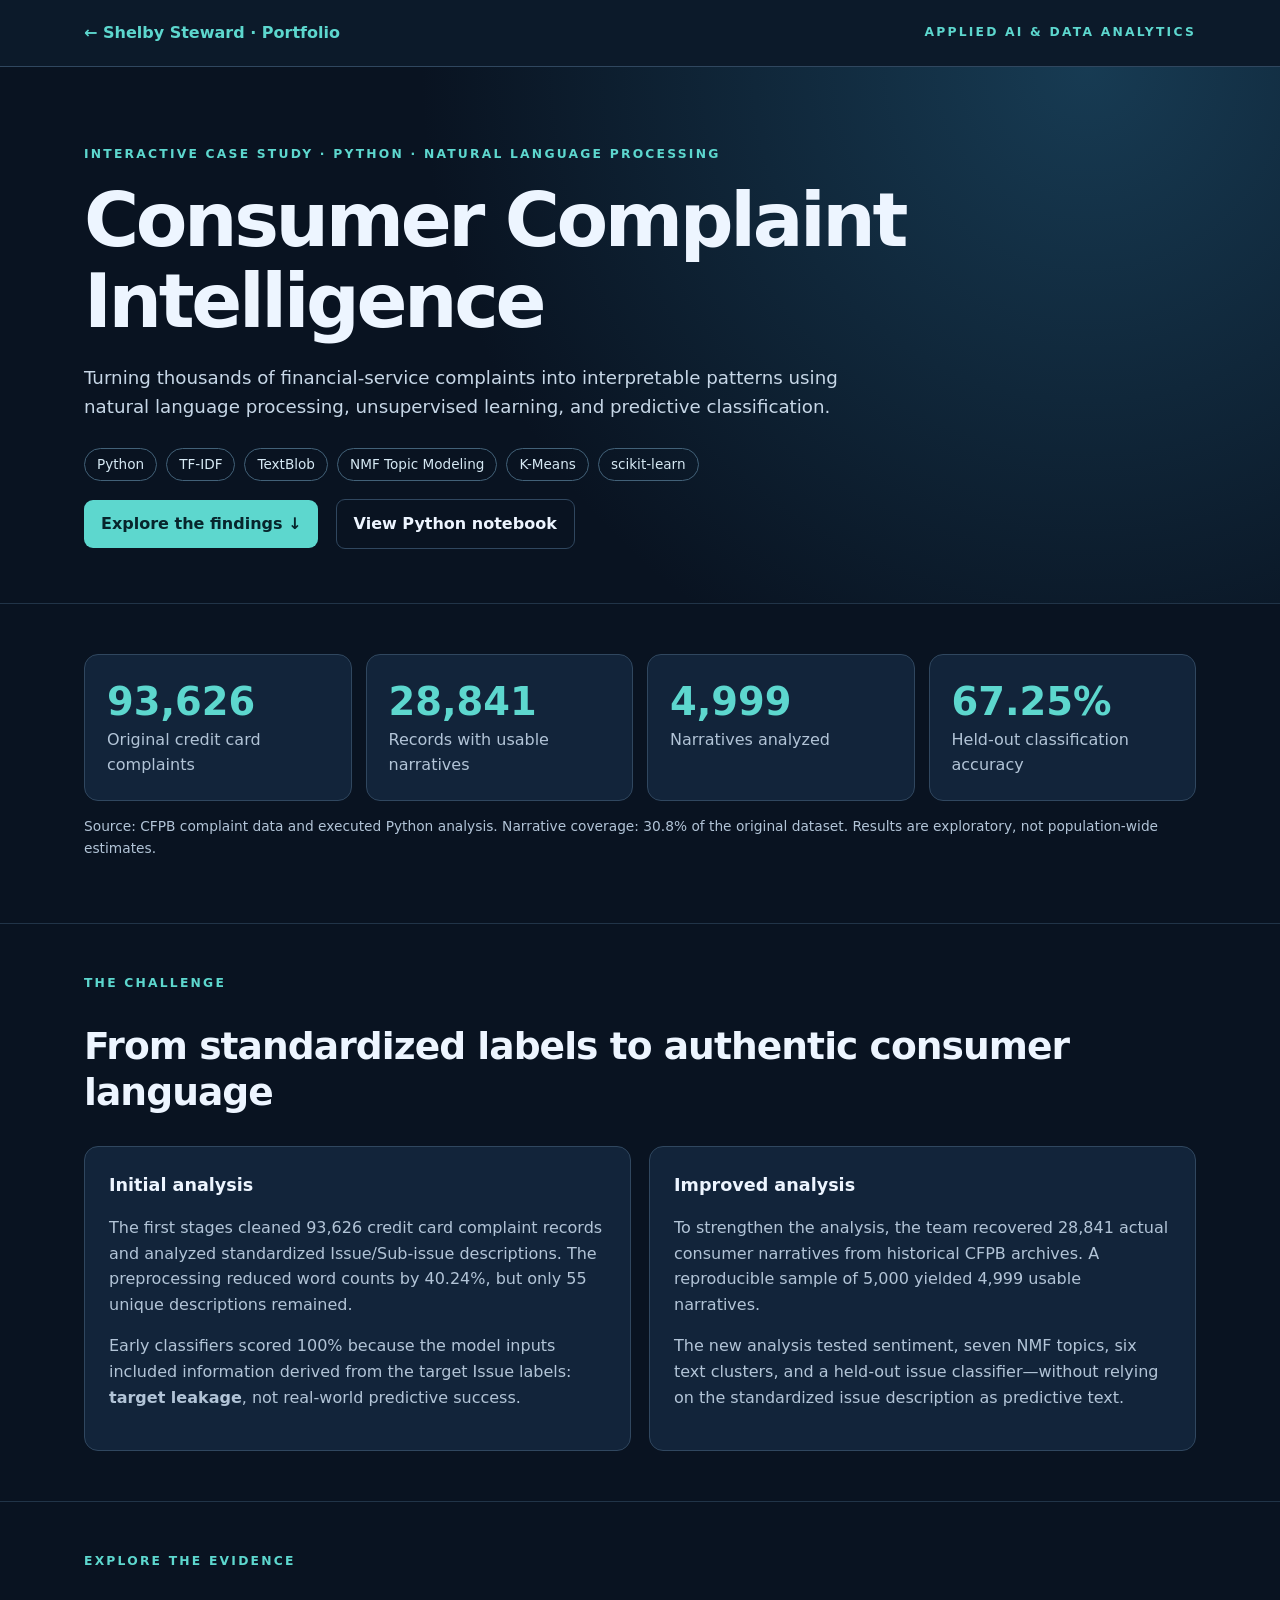
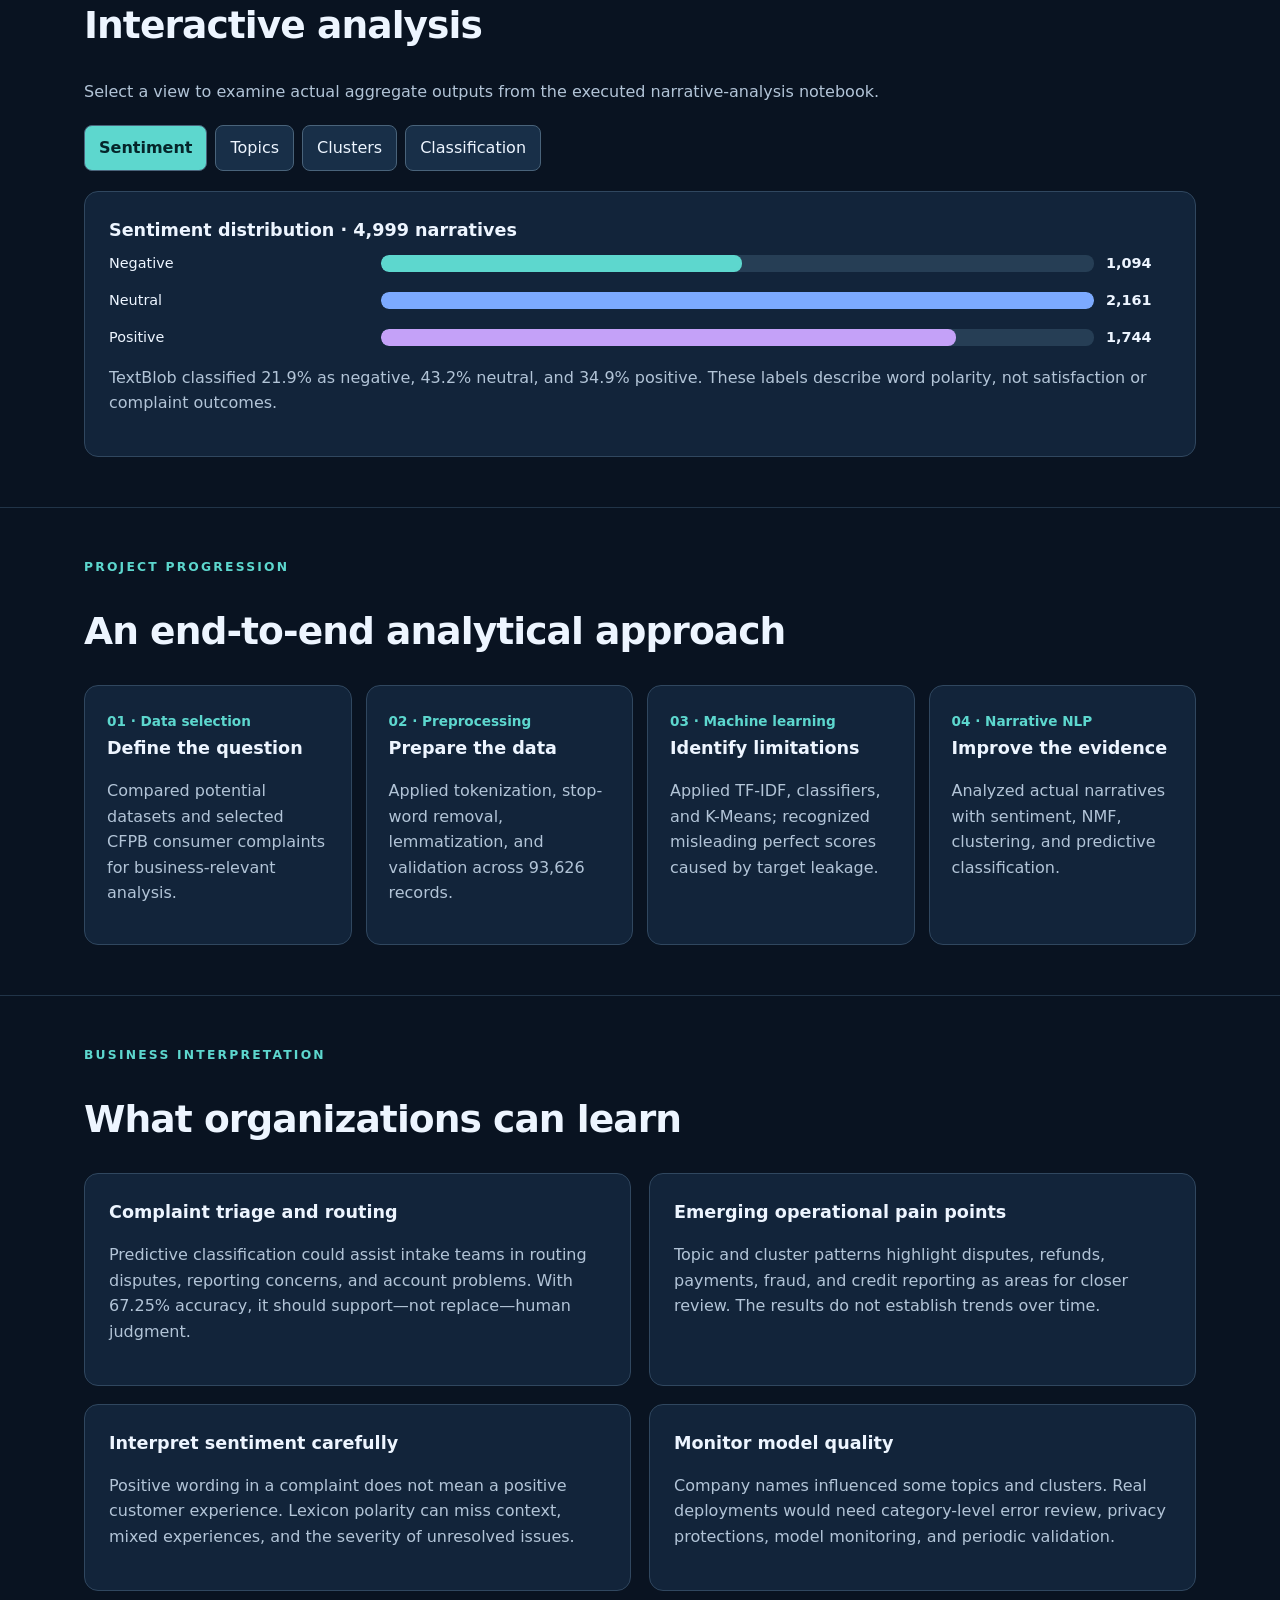
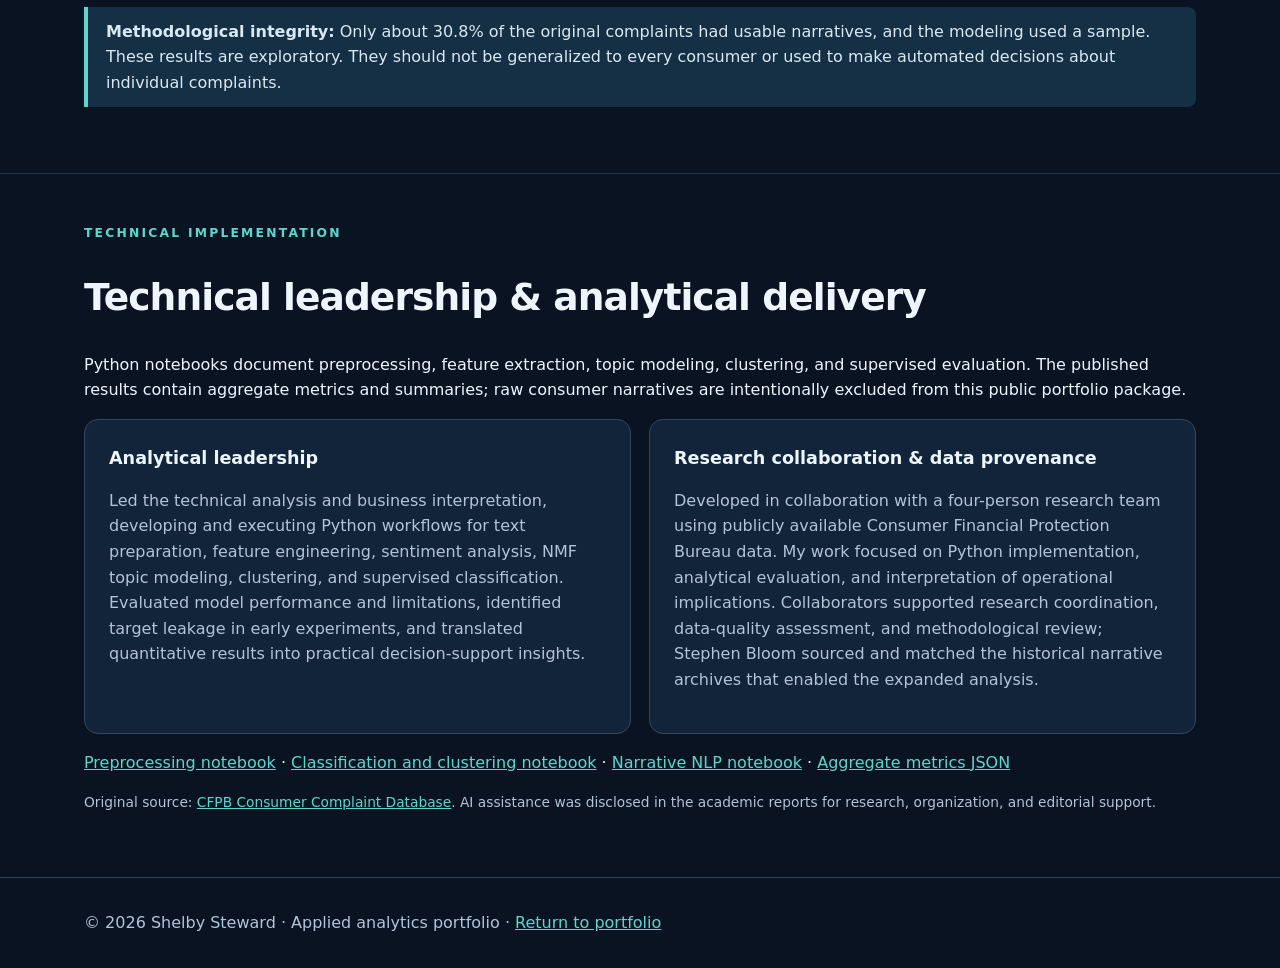
<file: consumer-complaint-intelligence/index.html>
<!DOCTYPE html>
<html lang="en">
<head>
<meta charset="UTF-8">
<meta name="viewport" content="width=device-width,initial-scale=1">
<meta name="description" content="Consumer Complaint Intelligence: interactive NLP and machine learning case study by Shelby Steward">
<title>Consumer Complaint Intelligence | Shelby Steward</title>
<style>
:root{--bg:#091321;--panel:#12243a;--panel2:#182f48;--ink:#edf5ff;--muted:#b2c4d7;--accent:#5dd7ce;--blue:#7caaff;--line:#30475f}
*{box-sizing:border-box}
body{margin:0;background:var(--bg);color:var(--ink);font:16px/1.6 system-ui,-apple-system,Segoe UI,sans-serif}
a{color:var(--accent)}
button{font:inherit;cursor:pointer}
button:focus-visible,a:focus-visible,select:focus-visible{outline:3px solid #ffdf78;outline-offset:3px}
.wrap{max-width:1160px;margin:auto;padding:0 24px}
header{border-bottom:1px solid var(--line);padding:20px 0;background:#0c1a2a}
header .wrap{display:flex;justify-content:space-between;align-items:center;gap:15px;flex-wrap:wrap}
header a{text-decoration:none;font-weight:650}
.eyebrow{letter-spacing:.18em;text-transform:uppercase;color:var(--accent);font-size:.77rem;font-weight:800}
.hero{padding:78px 0 54px;background:radial-gradient(circle at 85% 0%,#173b53,transparent 55%)}
h1{font-size:clamp(2.3rem,6vw,4.7rem);line-height:1.07;letter-spacing:-.045em;max-width:850px;margin:16px 0 22px}
h2{font-size:clamp(1.7rem,3vw,2.35rem);line-height:1.2;letter-spacing:-.025em}
h3{margin:0 0 8px;font-size:1.1rem}
.lead{max-width:780px;color:#c7d7e7;font-size:1.14rem}
.chips{display:flex;flex-wrap:wrap;gap:9px;margin-top:26px}
.chip{border:1px solid #426178;border-radius:30px;padding:5px 12px;color:#d6e9f4;font-size:.85rem}
.cta{display:inline-block;border-radius:9px;background:var(--accent);color:#07252c;padding:11px 17px;font-weight:800;text-decoration:none;margin:18px 12px 0 0}
.cta.secondary{background:transparent;color:var(--ink);border:1px solid var(--line)}
section{padding:50px 0;border-top:1px solid #213448}
.metrics{display:grid;grid-template-columns:repeat(4,1fr);gap:14px}
.metric,.card{background:var(--panel);border:1px solid var(--line);border-radius:14px;padding:22px}
.metric strong{display:block;font-size:clamp(1.6rem,3vw,2.4rem);color:var(--accent);line-height:1.3}
.metric span,.muted{color:var(--muted)}
.grid2{display:grid;grid-template-columns:repeat(2,1fr);gap:18px}
.panel{background:var(--panel);border:1px solid var(--line);border-radius:14px;padding:24px}
.panel p{color:var(--muted)}
.tabs{display:flex;flex-wrap:wrap;gap:8px;margin:20px 0}
.tabs button,.sortbtn{border:1px solid #49637a;background:var(--panel2);color:var(--ink);padding:9px 14px;border-radius:8px}
.tabs button[aria-pressed=true]{background:var(--accent);color:#05252a;font-weight:800}
.bars{display:grid;gap:14px}
.barline{display:grid;grid-template-columns:minmax(135px,260px) 1fr 65px;align-items:center;gap:12px;font-size:.9rem}
.track{height:17px;background:#263e55;border-radius:8px;overflow:hidden}
.fill{height:100%;background:var(--accent);border-radius:8px;transition:width .3s}
.barline:nth-child(3n+2) .fill{background:var(--blue)}
.barline:nth-child(3n) .fill{background:#c4a1f8}
.selector{background:var(--panel2);color:var(--ink);border:1px solid var(--line);border-radius:7px;padding:9px;width:100%;max-width:420px;margin-bottom:15px}
.big{font-size:2.6rem;font-weight:850;color:var(--accent)}
.tablewrap{overflow-x:auto}
table{width:100%;border-collapse:collapse;font-size:.88rem}
th,td{padding:12px 10px;border-bottom:1px solid var(--line);text-align:left}
th{color:var(--accent)}
td{color:#dce8f5}
.note{border-left:4px solid var(--accent);padding:12px 18px;background:#153044;color:#d8e9f4;border-radius:0 8px 8px 0}
.steps{display:grid;grid-template-columns:repeat(4,1fr);gap:14px}
.steps .card span{color:var(--accent);font-size:.85rem;font-weight:750}
.foot{padding:32px 0;color:var(--muted);border-top:1px solid var(--line)}
.small{font-size:.86rem}
.pill{color:var(--accent);font-weight:700}
.legend{display:flex;flex-wrap:wrap;gap:16px;font-size:.83rem;color:var(--muted);margin:15px 0}
.dot{display:inline-block;width:10px;height:10px;border-radius:50%;margin-right:5px}
.stack{height:30px;display:flex;border-radius:6px;overflow:hidden}
.stack div{height:100%}
@media(max-width:800px){
.metrics,.steps{grid-template-columns:repeat(2,1fr)}
.grid2{grid-template-columns:1fr}
}
@media(max-width:500px){
.metrics,.steps{grid-template-columns:1fr}
.barline{grid-template-columns:100px 1fr 46px;font-size:.77rem}
.wrap{padding:0 16px}
}
</style>
</head>
<body>
<header>
<div class="wrap">
<a href="https://shelbysteward.github.io/">← Shelby Steward · Portfolio</a>
<span class="eyebrow">Applied AI &amp; Data Analytics</span>
</div>
</header>
<main>
<div class="hero">
<div class="wrap">
<div class="eyebrow">Interactive case study · Python · Natural Language Processing</div>
<h1>Consumer Complaint Intelligence</h1>
<p class="lead">Turning thousands of financial-service complaints into interpretable patterns using natural language processing, unsupervised learning, and predictive classification.</p>
<div class="chips">
<span class="chip">Python</span>
<span class="chip">TF-IDF</span>
<span class="chip">TextBlob</span>
<span class="chip">NMF Topic Modeling</span>
<span class="chip">K-Means</span>
<span class="chip">scikit-learn</span>
</div>
<a class="cta" href="#explore">Explore the findings ↓</a>
<a class="cta secondary" href="https://github.com/shelbysteward/shelbysteward.github.io/blob/main/consumer-complaint-intelligence/notebooks/04-narrative-nlp.ipynb" target="_blank" rel="noopener noreferrer">View Python notebook</a>
</div>
</div>

<section>
<div class="wrap">
<div class="metrics">
<div class="metric"><strong>93,626</strong><span>Original credit card complaints</span></div>
<div class="metric"><strong>28,841</strong><span>Records with usable narratives</span></div>
<div class="metric"><strong>4,999</strong><span>Narratives analyzed</span></div>
<div class="metric"><strong>67.25%</strong><span>Held-out classification accuracy</span></div>
</div>
<p class="small muted">Source: CFPB complaint data and executed Python analysis. Narrative coverage: 30.8% of the original dataset. Results are exploratory, not population-wide estimates.</p>
</div>
</section>

<section>
<div class="wrap">
<div class="eyebrow">The challenge</div>
<h2>From standardized labels to authentic consumer language</h2>
<div class="grid2">
<div class="panel">
<h3>Initial analysis</h3>
<p>The first stages cleaned 93,626 credit card complaint records and analyzed standardized Issue/Sub-issue descriptions. The preprocessing reduced word counts by 40.24%, but only 55 unique descriptions remained.</p>
<p>Early classifiers scored 100% because the model inputs included information derived from the target Issue labels: <strong>target leakage</strong>, not real-world predictive success.</p>
</div>
<div class="panel">
<h3>Improved analysis</h3>
<p>To strengthen the analysis, the team recovered 28,841 actual consumer narratives from historical CFPB archives. A reproducible sample of 5,000 yielded 4,999 usable narratives.</p>
<p>The new analysis tested sentiment, seven NMF topics, six text clusters, and a held-out issue classifier—without relying on the standardized issue description as predictive text.</p>
</div>
</div>
</div>
</section>

<section id="explore">
<div class="wrap">
<div class="eyebrow">Explore the evidence</div>
<h2>Interactive analysis</h2>
<p class="muted">Select a view to examine actual aggregate outputs from the executed narrative-analysis notebook.</p>
<div class="tabs" role="group" aria-label="Choose analysis">
<button type="button" data-tab="sentiment" aria-pressed="true">Sentiment</button>
<button type="button" data-tab="topics" aria-pressed="false">Topics</button>
<button type="button" data-tab="clusters" aria-pressed="false">Clusters</button>
<button type="button" data-tab="model" aria-pressed="false">Classification</button>
</div>
<div id="chart" class="panel" aria-live="polite"></div>
</div>
</section>

<section>
<div class="wrap">
<div class="eyebrow">Project progression</div>
<h2>An end-to-end analytical approach</h2>
<div class="steps">
<div class="card">
<span>01 · Data selection</span>
<h3>Define the question</h3>
<p class="muted">Compared potential datasets and selected CFPB consumer complaints for business-relevant analysis.</p>
</div>
<div class="card">
<span>02 · Preprocessing</span>
<h3>Prepare the data</h3>
<p class="muted">Applied tokenization, stop-word removal, lemmatization, and validation across 93,626 records.</p>
</div>
<div class="card">
<span>03 · Machine learning</span>
<h3>Identify limitations</h3>
<p class="muted">Applied TF-IDF, classifiers, and K-Means; recognized misleading perfect scores caused by target leakage.</p>
</div>
<div class="card">
<span>04 · Narrative NLP</span>
<h3>Improve the evidence</h3>
<p class="muted">Analyzed actual narratives with sentiment, NMF, clustering, and predictive classification.</p>
</div>
</div>
</div>
</section>

<section>
<div class="wrap">
<div class="eyebrow">Business interpretation</div>
<h2>What organizations can learn</h2>
<div class="grid2">
<div class="panel">
<h3>Complaint triage and routing</h3>
<p>Predictive classification could assist intake teams in routing disputes, reporting concerns, and account problems. With 67.25% accuracy, it should support—not replace—human judgment.</p>
</div>
<div class="panel">
<h3>Emerging operational pain points</h3>
<p>Topic and cluster patterns highlight disputes, refunds, payments, fraud, and credit reporting as areas for closer review. The results do not establish trends over time.</p>
</div>
<div class="panel">
<h3>Interpret sentiment carefully</h3>
<p>Positive wording in a complaint does not mean a positive customer experience. Lexicon polarity can miss context, mixed experiences, and the severity of unresolved issues.</p>
</div>
<div class="panel">
<h3>Monitor model quality</h3>
<p>Company names influenced some topics and clusters. Real deployments would need category-level error review, privacy protections, model monitoring, and periodic validation.</p>
</div>
</div>
<p class="note"><strong>Methodological integrity:</strong> Only about 30.8% of the original complaints had usable narratives, and the modeling used a sample. These results are exploratory. They should not be generalized to every consumer or used to make automated decisions about individual complaints.</p>
</div>
</section>

<section>
<div class="wrap">
<div class="eyebrow">Technical implementation</div>
<h2>Technical leadership &amp; analytical delivery</h2>
<p>Python notebooks document preprocessing, feature extraction, topic modeling, clustering, and supervised evaluation. The published results contain aggregate metrics and summaries; raw consumer narratives are intentionally excluded from this public portfolio package.</p>
<div class="grid2">
<div class="panel">
<h3>Analytical leadership</h3>
<p>Led the technical analysis and business interpretation, developing and executing Python workflows for text preparation, feature engineering, sentiment analysis, NMF topic modeling, clustering, and supervised classification. Evaluated model performance and limitations, identified target leakage in early experiments, and translated quantitative results into practical decision-support insights.</p>
</div>
<div class="panel">
<h3>Research collaboration &amp; data provenance</h3>
<p>Developed in collaboration with a four-person research team using publicly available Consumer Financial Protection Bureau data. My work focused on Python implementation, analytical evaluation, and interpretation of operational implications. Collaborators supported research coordination, data-quality assessment, and methodological review; Stephen Bloom sourced and matched the historical narrative archives that enabled the expanded analysis.</p>
</div>
</div>
<p>
<a href="https://github.com/shelbysteward/shelbysteward.github.io/blob/main/consumer-complaint-intelligence/notebooks/02-data-preprocessing.ipynb" target="_blank" rel="noopener noreferrer">Preprocessing notebook</a> ·
<a href="https://github.com/shelbysteward/shelbysteward.github.io/blob/main/consumer-complaint-intelligence/notebooks/03-classification-and-clustering.ipynb" target="_blank" rel="noopener noreferrer">Classification and clustering notebook</a> ·
<a href="https://github.com/shelbysteward/shelbysteward.github.io/blob/main/consumer-complaint-intelligence/notebooks/04-narrative-nlp.ipynb" target="_blank" rel="noopener noreferrer">Narrative NLP notebook</a> ·
<a href="metrics.json">Aggregate metrics JSON</a>
</p>
<p class="small muted">Original source: <a href="https://www.consumerfinance.gov/data-research/consumer-complaints/">CFPB Consumer Complaint Database</a>. AI assistance was disclosed in the academic reports for research, organization, and editorial support.</p>
</div>
</section>
</main>

<footer class="foot">
<div class="wrap">© 2026 Shelby Steward · Applied analytics portfolio · <a href="https://shelbysteward.github.io/">Return to portfolio</a></div>
</footer>

<script>
const M={
"original_rows":28841,
"analyzed_rows":4999,
"unique_narratives":4971,
"prediction_train_rows":3901,
"prediction_test_rows":971,
"predictive_accuracy":0.6725,
"predictive_macro_f1":0.5551,
"predictive_weighted_f1":0.663,
"majority_class_baseline_accuracy":0.3522,
"sentiment_counts":{"Neutral":2161,"Positive":1744,"Negative":1094},
"topic_keywords":{
"1":"card, account, called, credit, credit card, told, payment, said",
"2":"dispute, merchant, evidence, charge, refund, transaction, billing, provided",
"3":"reporting, account, credit reporting, inaccurate, consumer, reported, information, credit",
"4":"report, fraudulent, credit report, identity, theft, credit, identity theft, accounts",
"5":"late, late payment, entries, payment, payment entries, usc, unlawful, unfair unlawful",
"6":"american, american express, express, amex, points, offer, rewards, membership",
"7":"wells, fargo, wells fargo, fargo credit, card, credit card, fargo bank, called wells"
},
"topic_counts":{"1":1715,"2":1105,"3":861,"4":634,"5":178,"6":319,"7":187},
"cluster_counts":{"1":948,"2":1538,"3":875,"4":747,"5":257,"6":634},
"predictive_classification_report":{
"Advertising and marketing, including promotional offers":{"precision":0.6333333333333333,"recall":0.475,"f1-score":0.5428571428571428,"support":40},
"Closing your account":{"precision":0.6486486486486487,"recall":0.5783132530120482,"f1-score":0.6114649681528662,"support":83},
"Fees or interest":{"precision":0.6220472440944882,"recall":0.6991150442477876,"f1-score":0.6583333333333333,"support":113},
"Getting a credit card":{"precision":0.6595744680851063,"recall":0.6813186813186813,"f1-score":0.6702702702702703,"support":91},
"Incorrect information on your report":{"precision":0.6862745098039216,"recall":0.7,"f1-score":0.693069306930693,"support":50},
"Other features, terms, or problems":{"precision":0.46153846153846156,"recall":0.384,"f1-score":0.4192139737991266,"support":125},
"Problem when making payments":{"precision":0.38596491228070173,"recall":0.3728813559322034,"f1-score":0.3793103448275862,"support":59},
"Problem with a company's investigation into an existing problem":{"precision":0.2857142857142857,"recall":0.16666666666666666,"f1-score":0.21052631578947367,"support":24},
"Problem with a purchase shown on your statement":{"precision":0.839572192513369,"recall":0.9181286549707602,"f1-score":0.8770949720670391,"support":342},
"Trouble using your card":{"precision":0.4782608695652174,"recall":0.5,"f1-score":0.4888888888888889,"support":44},
"accuracy":0.6725025746652935,
"macro avg":{"precision":0.5700928925577534,"recall":0.5475423656148147,"f1-score":0.5551029516916419,"support":971},
"weighted avg":{"precision":0.6583893515079741,"recall":0.6725025746652935,"f1-score":0.6630451955566157,"support":971}
}
};

const topics=[
'Account servicing',
'Merchant disputes & refunds',
'Credit reporting',
'Fraud & identity theft',
'Late payments',
'American Express terminology',
'Wells Fargo terminology'
];

const clusters=[
'Reporting, late payments & accounts',
'General card/account servicing',
'Merchant disputes & refunds',
'Promotional balances & payments',
'American Express terminology',
'Fraud & Bank of America terminology'
];

const sentimentColors=['#ffb18e','#91b9ed','#5dd7ce'];
const chart=document.getElementById('chart');

const esc=s=>String(s).replace(/[&<>"']/g,c=>({
'&':'&amp;',
'<':'&lt;',
'>':'&gt;',
'"':'&quot;',
"'":'&#39;'
}[c]));

function bars(rows,max){
return '<div class="bars">'+rows.map(([label,value],i)=>
`<div class="barline"><span>${esc(label)}</span><div class="track" role="img" aria-label="${esc(label)}: ${value.toLocaleString()}"><div class="fill" style="width:${(value/max*100).toFixed(2)}%"></div></div><strong>${value.toLocaleString()}</strong></div>`
).join('')+'</div>';
}

function render(tab){
document.querySelectorAll('[data-tab]').forEach(b=>
b.setAttribute('aria-pressed',String(b.dataset.tab===tab))
);

if(tab==='sentiment'){
let rows=['Negative','Neutral','Positive'].map(x=>[x,M.sentiment_counts[x]]);
chart.innerHTML=
'<h3>Sentiment distribution · 4,999 narratives</h3>'+
bars(rows,Math.max(...rows.map(x=>x[1])))+
'<p>TextBlob classified 21.9% as negative, 43.2% neutral, and 34.9% positive. These labels describe word polarity, not satisfaction or complaint outcomes.</p>';
}
else if(tab==='topics'){
let rows=topics.map((x,i)=>[x,M.topic_counts[i+1]]);
chart.innerHTML=
'<h3>Seven NMF topics · narrative counts</h3>'+
bars(rows,1715)+
'<p class="small">Topic labels are interpretations of representative terms; company-specific topics may reflect repeated names rather than distinct customer issues.</p>'+
'<label for="topicpick">Inspect topic keywords</label><br>'+
'<select class="selector" id="topicpick">'+topics.map((x,i)=>`<option value="${i}">${esc(x)}</option>`).join('')+'</select>'+
'<div id="topicdetail" class="note"></div>';

const sel=document.getElementById('topicpick');
function update(){
let i=+sel.value;
document.getElementById('topicdetail').innerHTML=
`<strong>${esc(topics[i])}</strong> · ${M.topic_counts[i+1].toLocaleString()} narratives<br>Representative terms: ${esc(M.topic_keywords[i+1])}`;
}
sel.onchange=update;
update();
}
else if(tab==='clusters'){
let rows=clusters.map((x,i)=>[x,M.cluster_counts[i+1]]);
chart.innerHTML=
'<h3>Six MiniBatch K-Means clusters</h3>'+
bars(rows,1538)+
'<p>Explore the polarity distribution within each cluster. Cluster themes are exploratory interpretations, not validated complaint categories.</p>'+
'<label for="clusterpick">Choose a cluster</label><br>'+
'<select class="selector" id="clusterpick">'+clusters.map((x,i)=>`<option value="${i}">Cluster ${i+1} · ${esc(x)}</option>`).join('')+'</select>'+
'<div id="clusterdetail"></div>';

let counts=[
[284,367,297],
[359,635,544],
[178,396,301],
[102,307,338],
[43,145,69],
[128,311,195]
];

const sel=document.getElementById('clusterpick');
function update(){
let i=+sel.value,c=counts[i],sum=c.reduce((a,b)=>a+b,0);
document.getElementById('clusterdetail').innerHTML=
'<div class="stack" role="img" aria-label="Negative '+c[0]+', neutral '+c[1]+', positive '+c[2]+'">'+
c.map((v,j)=>`<div style="width:${v/sum*100}%;background:${sentimentColors[j]}"></div>`).join('')+
'</div><div class="legend">'+
['Negative','Neutral','Positive'].map((x,j)=>
`<span><span class="dot" style="background:${sentimentColors[j]}"></span>${x}: ${c[j]} (${(c[j]/sum*100).toFixed(1)}%)</span>`
).join('')+'</div>';
}
sel.onchange=update;
update();
}
else{
let rep=Object.entries(M.predictive_classification_report).filter(([k,v])=>
v&&typeof v==='object'&&'f1-score' in v&&k!=='macro avg'&&k!=='weighted avg'
);
chart.innerHTML=
'<h3>Held-out issue classification</h3>'+
'<div class="grid2"><div><div class="big">67.25%</div><span class="muted">Classifier accuracy</span></div><div><div class="big">35.22%</div><span class="muted">Majority-class baseline</span></div></div>'+
'<p>Accuracy improved by 32.03 percentage points over the baseline. Macro F1: 0.5551; weighted F1: 0.6630. Holdout test: 971 records.</p>'+
'<p class="small">Compare class-specific F1 to see where performance varied. The initial perfect classification scores reflected target leakage and are not comparable real-world predictive results.</p>'+
'<div class="tablewrap"><table><thead><tr><th>Issue category</th><th>F1</th><th>Test cases</th></tr></thead><tbody>'+
rep.sort((a,b)=>b[1]['f1-score']-a[1]['f1-score']).map(([name,v])=>
`<tr><td>${esc(name)}</td><td>${v['f1-score'].toFixed(3)}</td><td>${v.support}</td></tr>`
).join('')+'</tbody></table></div>';
}
}

document.querySelectorAll('[data-tab]').forEach(b=>
b.addEventListener('click',()=>render(b.dataset.tab))
);
render('sentiment');
</script>
</body>
</html>
</file>
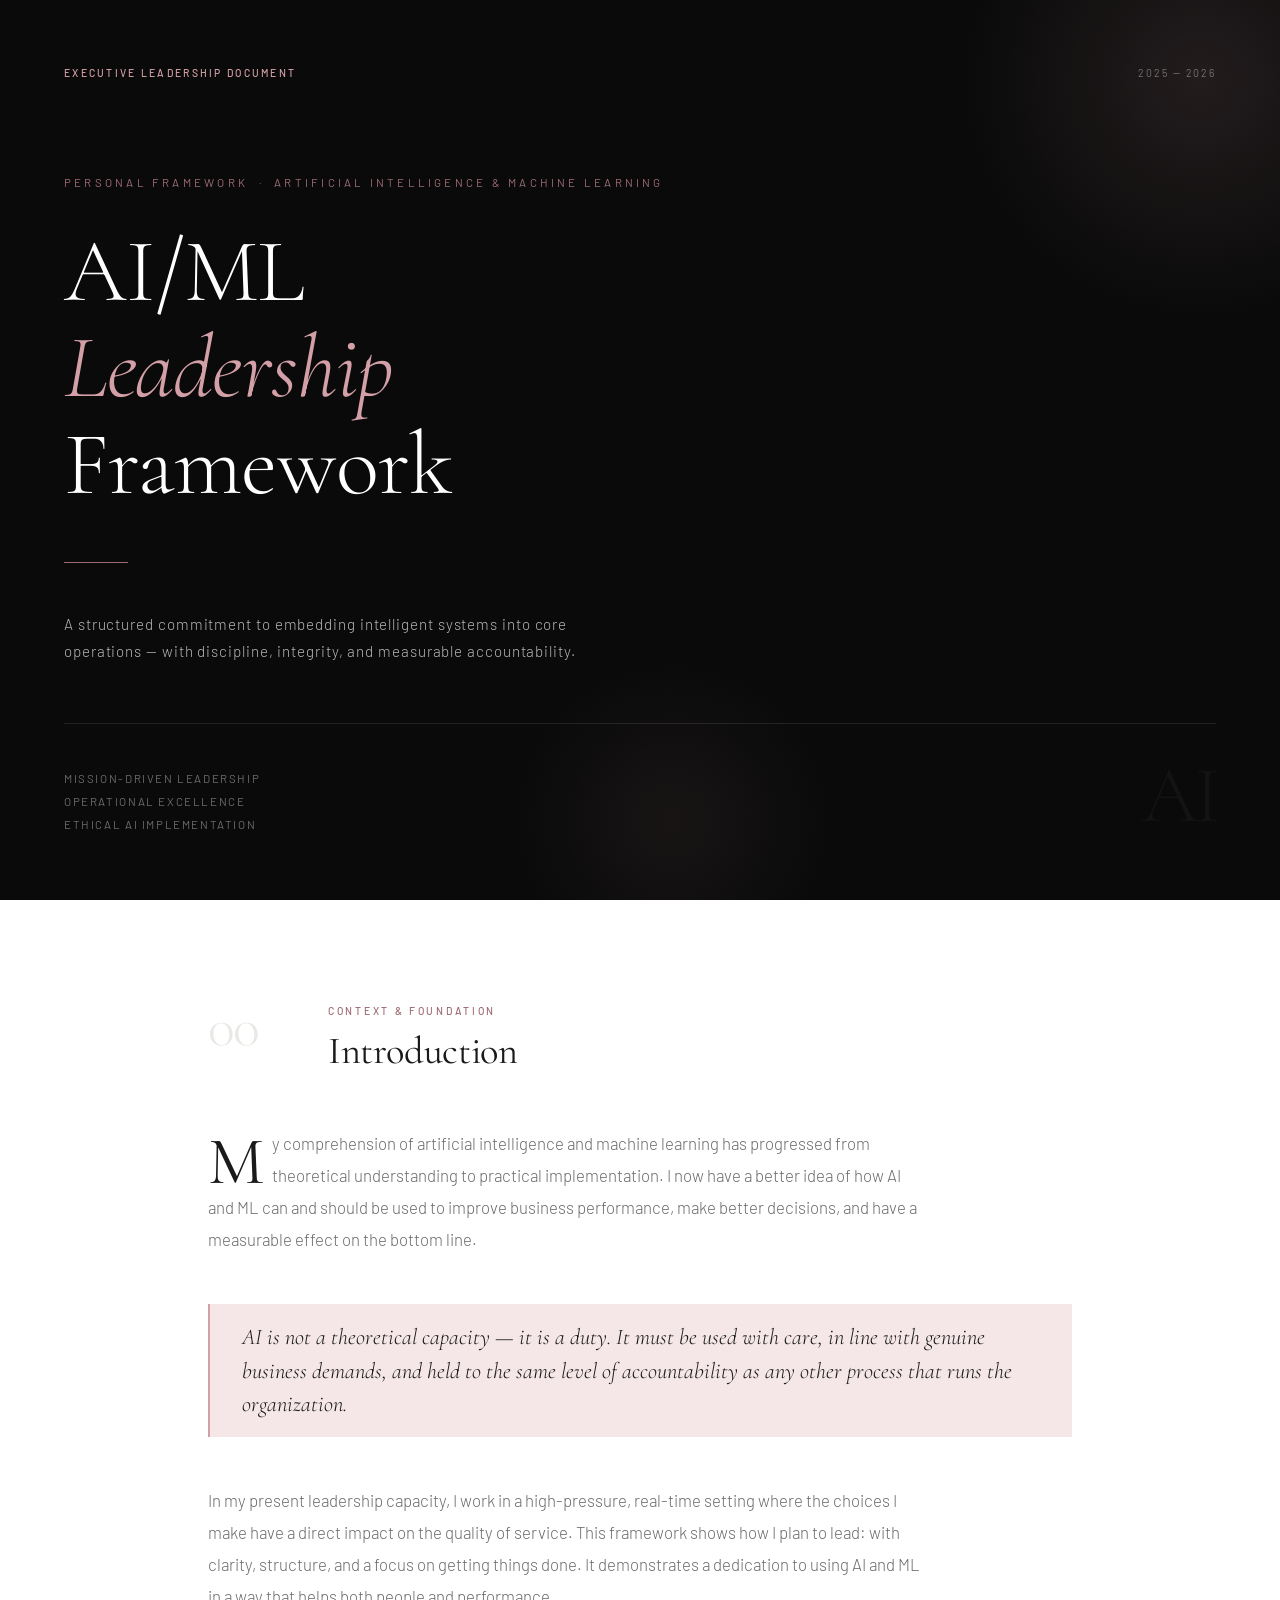
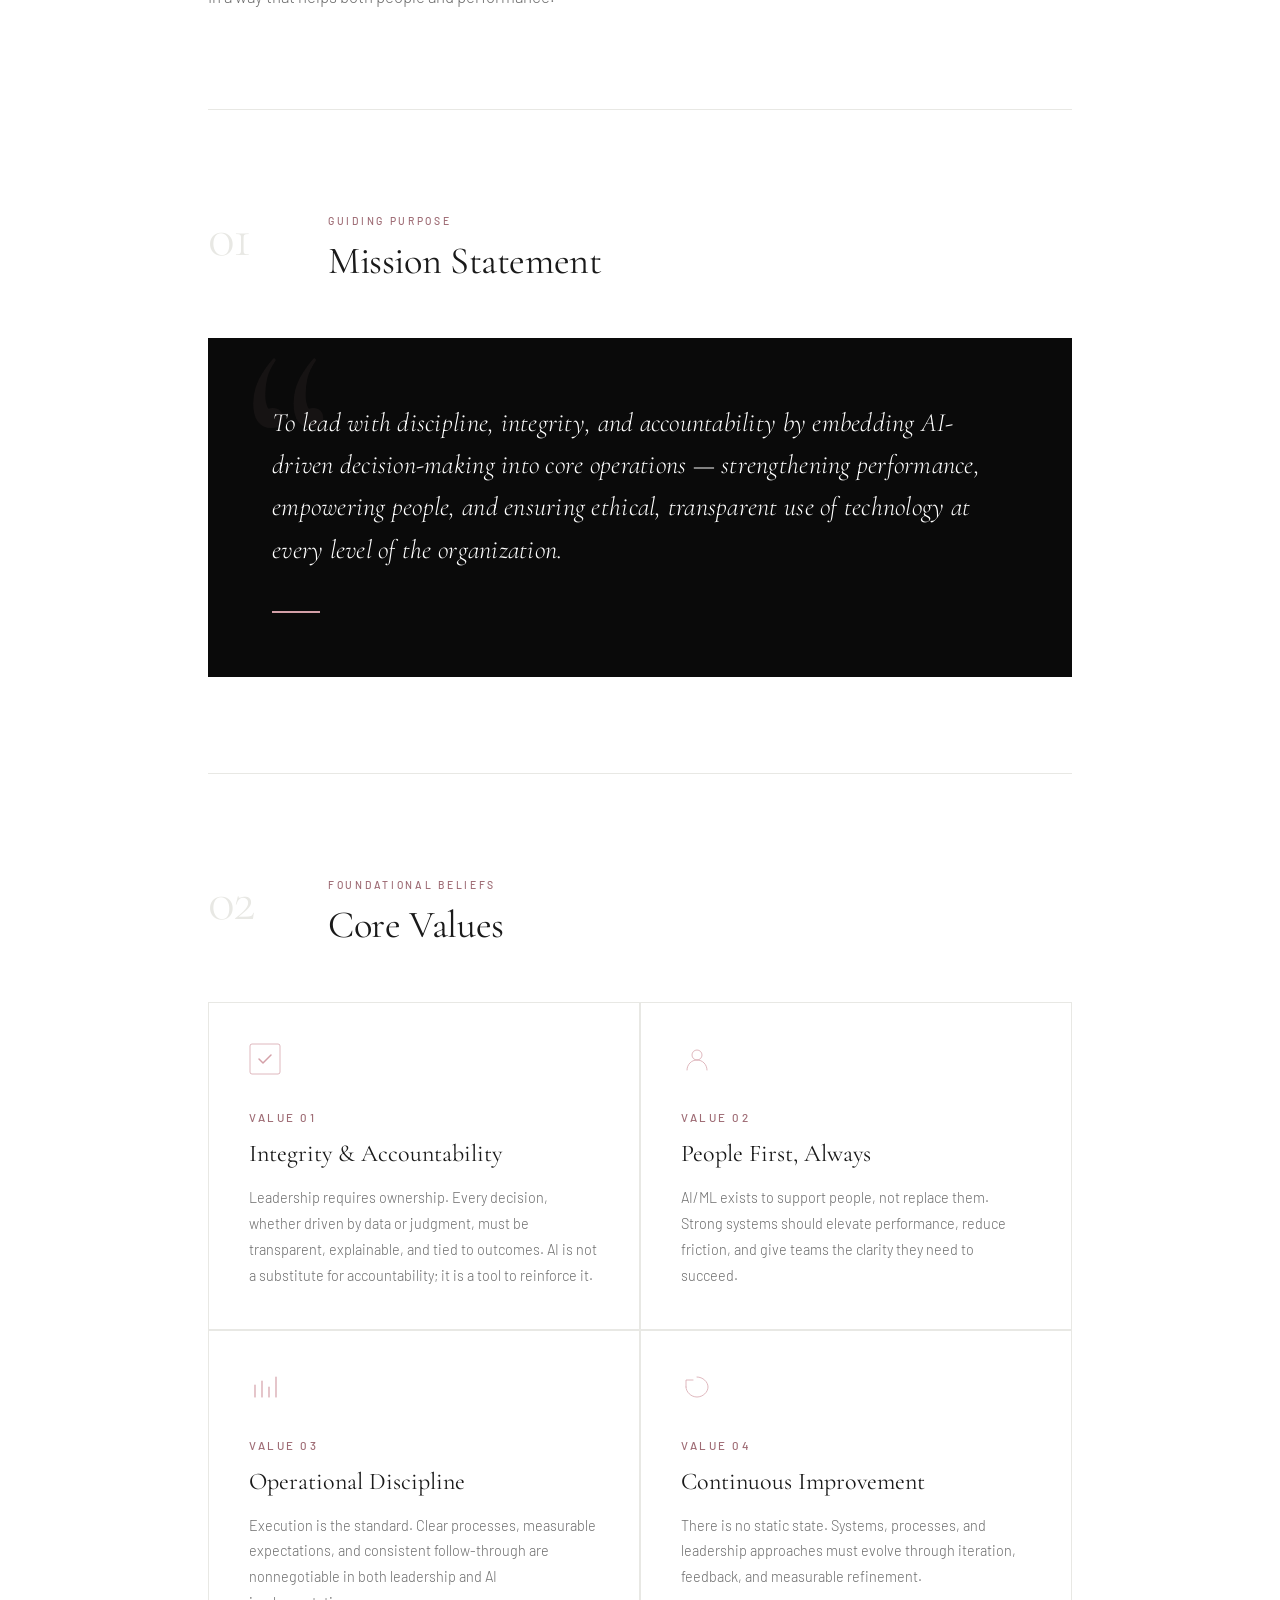
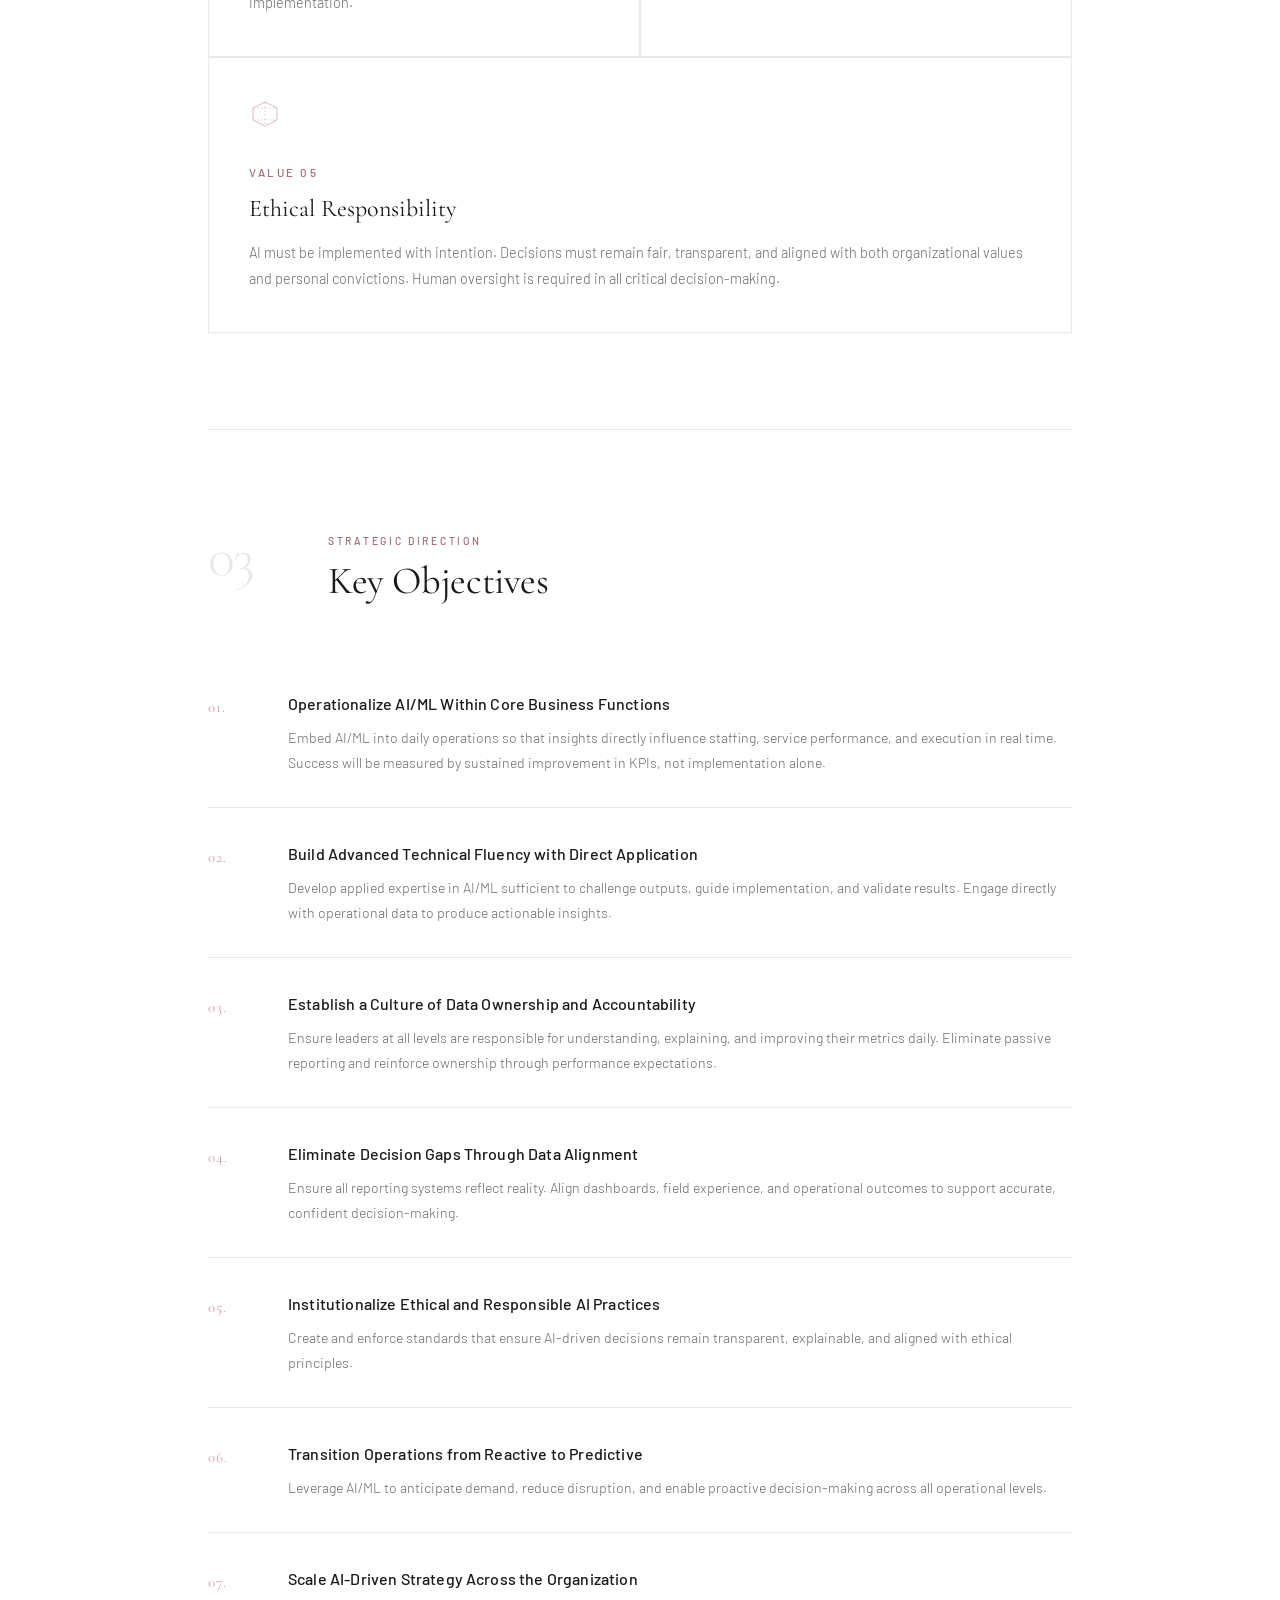
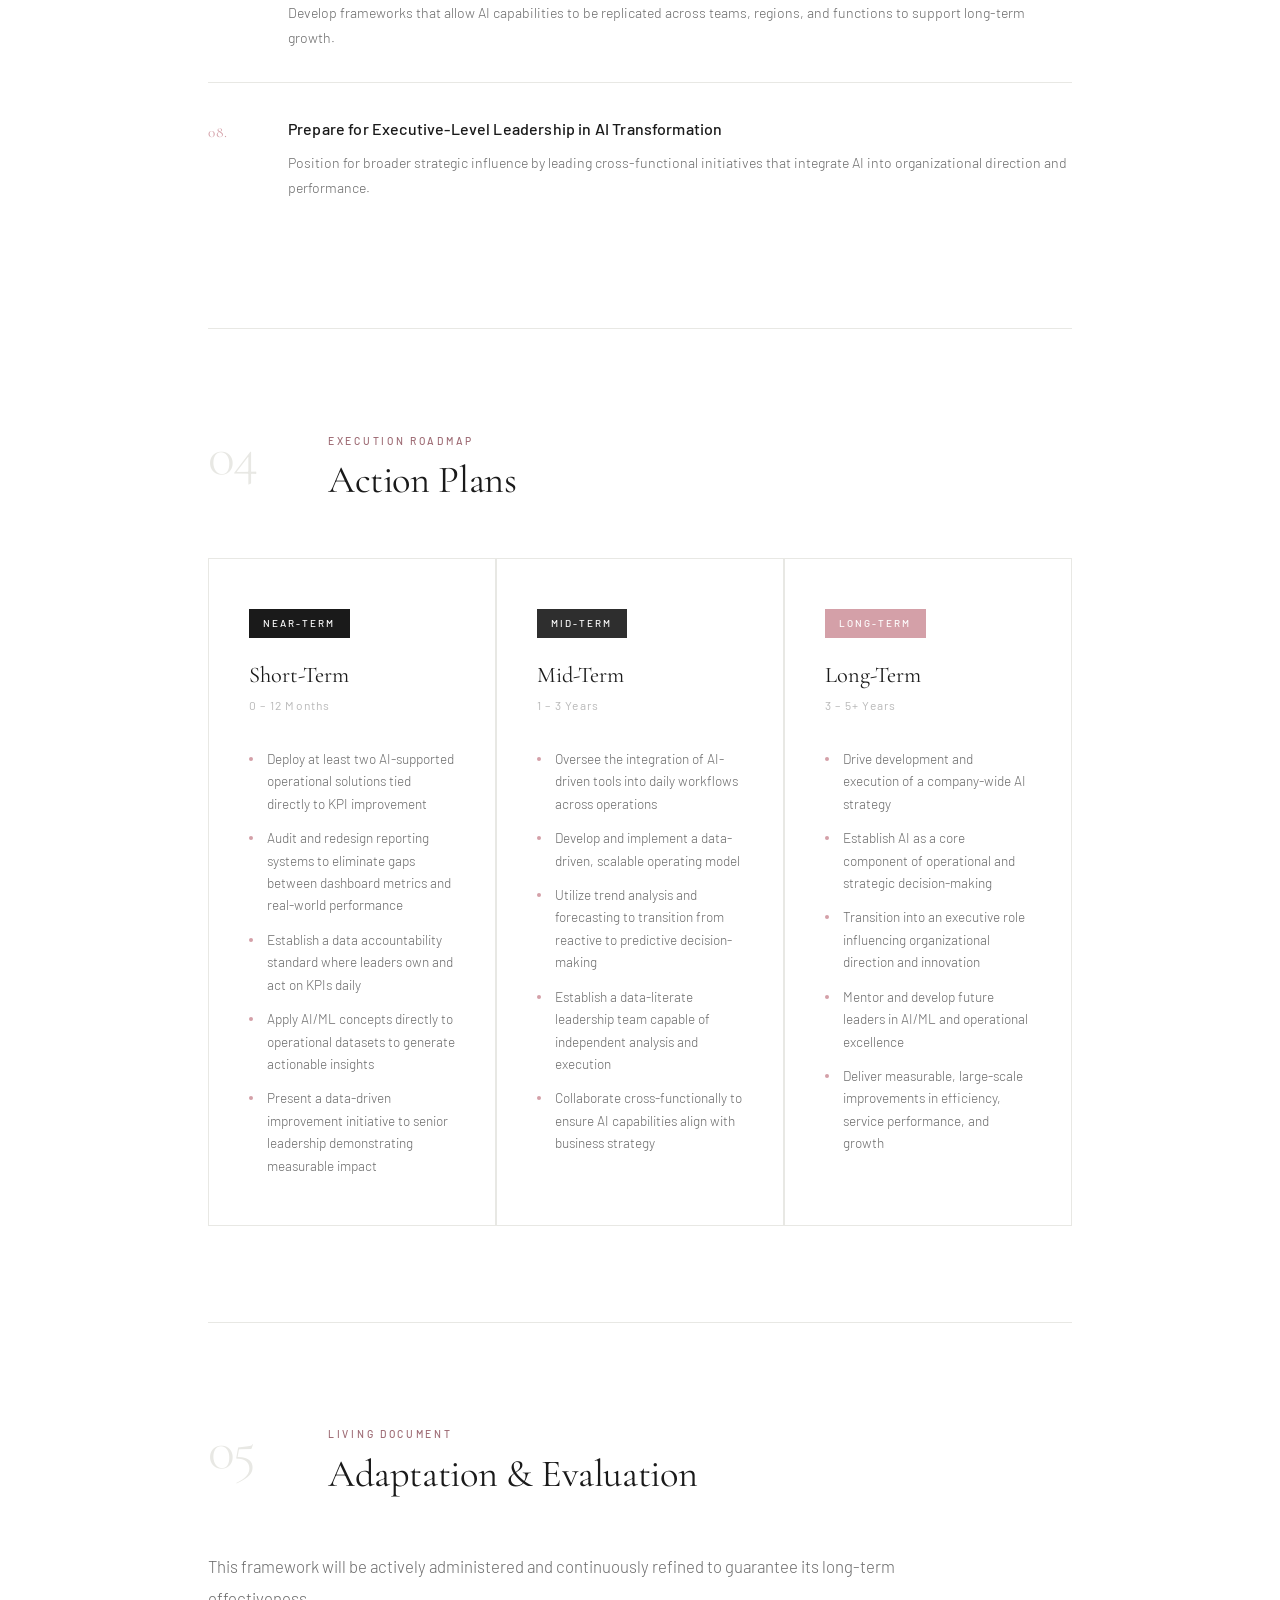
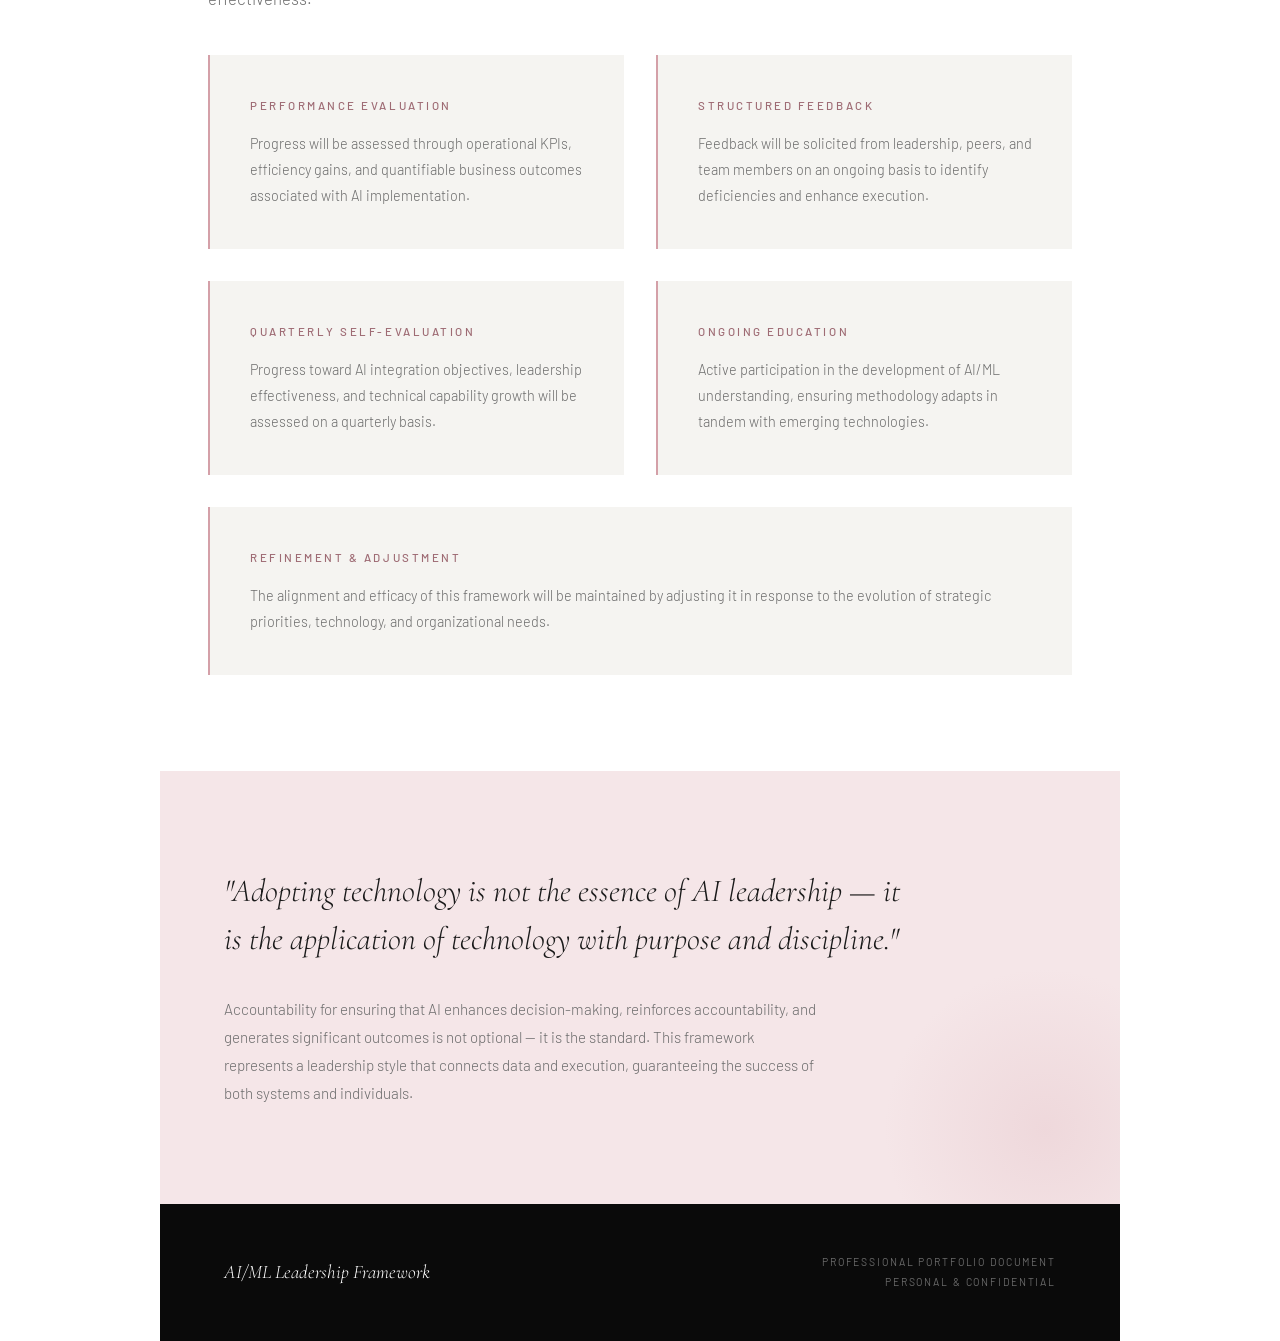
<file: ai_ml_leadership_framework(2).html>
<!DOCTYPE html>
<html lang="en">
<head>
<meta charset="UTF-8">
<meta name="viewport" content="width=device-width, initial-scale=1.0">
<title>Personal AI/ML Leadership Framework</title>
<link href="https://fonts.googleapis.com/css2?family=Cormorant+Garamond:ital,wght@0,300;0,400;0,600;1,300;1,400&family=Barlow:wght@300;400;500;600&display=swap" rel="stylesheet">
<style>
  *, *::before, *::after { box-sizing: border-box; margin: 0; padding: 0; }

  :root {
    --black: #0a0a0a;
    --off-black: #1a1a1a;
    --dark-grey: #2e2e2e;
    --mid-grey: #6b6b6b;
    --light-grey: #b8b8b8;
    --pale-grey: #e8e8e4;
    --off-white: #f5f4f1;
    --white: #ffffff;
    --blush: #f5e6e8;
    --rose: #d4a0a8;
    --deep-rose: #9e6b74;
    --accent-rule: #e0c8cc;
  }

  html { font-size: 16px; scroll-behavior: smooth; }

  body {
    font-family: 'Barlow', sans-serif;
    background-color: var(--white);
    color: var(--off-black);
    line-height: 1.75;
    font-weight: 300;
  }

  /* ── COVER ── */
  .cover {
    min-height: 100vh;
    background-color: var(--black);
    display: flex;
    flex-direction: column;
    justify-content: space-between;
    padding: 4rem;
    position: relative;
    overflow: hidden;
  }

  .cover::before {
    content: '';
    position: absolute;
    top: -160px;
    right: -160px;
    width: 480px;
    height: 480px;
    border-radius: 50%;
    background: radial-gradient(circle, rgba(212,160,168,0.12) 0%, transparent 70%);
    pointer-events: none;
  }

  .cover::after {
    content: '';
    position: absolute;
    bottom: -80px;
    left: 40%;
    width: 320px;
    height: 320px;
    border-radius: 50%;
    background: radial-gradient(circle, rgba(212,160,168,0.07) 0%, transparent 70%);
    pointer-events: none;
  }

  .cover-top {
    display: flex;
    justify-content: space-between;
    align-items: flex-start;
  }

  .cover-label {
    font-family: 'Barlow', sans-serif;
    font-size: 0.65rem;
    letter-spacing: 0.22em;
    text-transform: uppercase;
    color: var(--rose);
    font-weight: 500;
  }

  .cover-year {
    font-family: 'Barlow', sans-serif;
    font-size: 0.65rem;
    letter-spacing: 0.18em;
    text-transform: uppercase;
    color: var(--mid-grey);
    font-weight: 400;
  }

  .cover-main {
    flex: 1;
    display: flex;
    flex-direction: column;
    justify-content: center;
    padding: 5rem 0 3rem;
  }

  .cover-eyebrow {
    font-family: 'Barlow', sans-serif;
    font-size: 0.72rem;
    letter-spacing: 0.28em;
    text-transform: uppercase;
    color: var(--deep-rose);
    font-weight: 400;
    margin-bottom: 2rem;
  }

  .cover-title {
    font-family: 'Cormorant Garamond', serif;
    font-size: clamp(3.2rem, 7vw, 6.5rem);
    font-weight: 300;
    color: var(--white);
    line-height: 1.08;
    letter-spacing: -0.01em;
    max-width: 820px;
  }

  .cover-title em {
    font-style: italic;
    color: var(--rose);
  }

  .cover-divider {
    width: 64px;
    height: 1px;
    background: var(--deep-rose);
    margin: 3rem 0;
  }

  .cover-subtitle {
    font-family: 'Barlow', sans-serif;
    font-size: 0.95rem;
    letter-spacing: 0.06em;
    color: var(--light-grey);
    font-weight: 300;
    max-width: 520px;
    line-height: 1.8;
  }

  .cover-bottom {
    display: flex;
    justify-content: space-between;
    align-items: flex-end;
    border-top: 0.5px solid rgba(255,255,255,0.1);
    padding-top: 2rem;
  }

  .cover-meta {
    font-size: 0.72rem;
    letter-spacing: 0.14em;
    text-transform: uppercase;
    color: var(--mid-grey);
    font-weight: 400;
    line-height: 2;
  }

  .cover-pg {
    font-family: 'Cormorant Garamond', serif;
    font-size: 5rem;
    font-weight: 300;
    color: rgba(255,255,255,0.04);
    line-height: 1;
    letter-spacing: -0.05em;
    user-select: none;
  }

  /* ── LAYOUT ── */
  .document {
    max-width: 960px;
    margin: 0 auto;
    padding: 0 3rem;
  }

  /* ── SECTION STRUCTURE ── */
  .section {
    padding: 6rem 0;
    border-bottom: 0.5px solid var(--pale-grey);
  }

  .section:last-child { border-bottom: none; }

  .section-header {
    display: grid;
    grid-template-columns: 80px 1fr;
    gap: 0 2.5rem;
    margin-bottom: 3.5rem;
    align-items: start;
  }

  .section-number {
    font-family: 'Cormorant Garamond', serif;
    font-size: 3.5rem;
    font-weight: 300;
    color: var(--pale-grey);
    line-height: 1;
    letter-spacing: -0.03em;
    user-select: none;
    padding-top: 0.2rem;
  }

  .section-title-wrap { padding-top: 0.4rem; }

  .section-eyebrow {
    font-size: 0.65rem;
    letter-spacing: 0.26em;
    text-transform: uppercase;
    color: var(--deep-rose);
    font-weight: 500;
    margin-bottom: 0.6rem;
  }

  .section-title {
    font-family: 'Cormorant Garamond', serif;
    font-size: 2.4rem;
    font-weight: 400;
    color: var(--off-black);
    line-height: 1.1;
    letter-spacing: -0.01em;
  }

  /* ── MISSION ── */
  .mission-block {
    background-color: var(--black);
    padding: 4rem;
    margin: 0;
    position: relative;
    overflow: hidden;
  }

  .mission-block::before {
    content: '\201C';
    font-family: 'Cormorant Garamond', serif;
    font-size: 18rem;
    font-weight: 300;
    color: rgba(212,160,168,0.06);
    position: absolute;
    top: -2rem;
    left: 2rem;
    line-height: 1;
    pointer-events: none;
  }

  .mission-text {
    font-family: 'Cormorant Garamond', serif;
    font-size: 1.65rem;
    font-weight: 300;
    font-style: italic;
    color: var(--white);
    line-height: 1.6;
    letter-spacing: 0.01em;
    max-width: 780px;
    position: relative;
    z-index: 1;
  }

  .mission-accent {
    display: block;
    width: 48px;
    height: 2px;
    background: var(--rose);
    margin-top: 2.5rem;
  }

  /* ── CORE VALUES ── */
  .values-grid {
    display: grid;
    grid-template-columns: 1fr 1fr;
    gap: 0;
  }

  .value-card {
    padding: 2.5rem;
    border: 0.5px solid var(--pale-grey);
    position: relative;
    transition: background 0.3s ease;
  }

  .value-card:hover { background: var(--off-white); }

  .value-card::before {
    content: '';
    position: absolute;
    top: 0;
    left: 0;
    width: 0;
    height: 2px;
    background: var(--rose);
    transition: width 0.4s ease;
  }

  .value-card:hover::before { width: 100%; }

  .value-icon {
    width: 32px;
    height: 32px;
    margin-bottom: 1.5rem;
  }

  .value-name {
    font-family: 'Barlow', sans-serif;
    font-size: 0.72rem;
    letter-spacing: 0.22em;
    text-transform: uppercase;
    color: var(--deep-rose);
    font-weight: 500;
    margin-bottom: 0.8rem;
  }

  .value-title {
    font-family: 'Cormorant Garamond', serif;
    font-size: 1.5rem;
    font-weight: 400;
    color: var(--off-black);
    margin-bottom: 1rem;
    line-height: 1.2;
  }

  .value-body {
    font-size: 0.9rem;
    color: var(--mid-grey);
    line-height: 1.8;
    font-weight: 300;
  }

  /* ── OBJECTIVES ── */
  .objective-list { display: flex; flex-direction: column; gap: 0; }

  .objective-item {
    display: grid;
    grid-template-columns: 48px 1fr;
    gap: 0 2rem;
    padding: 2rem 0;
    border-bottom: 0.5px solid var(--pale-grey);
    align-items: start;
  }

  .objective-item:last-child { border-bottom: none; }

  .obj-num {
    font-family: 'Cormorant Garamond', serif;
    font-size: 0.95rem;
    font-weight: 400;
    color: var(--rose);
    letter-spacing: 0.08em;
    padding-top: 0.25rem;
  }

  .obj-title {
    font-family: 'Barlow', sans-serif;
    font-size: 1rem;
    font-weight: 500;
    color: var(--off-black);
    margin-bottom: 0.4rem;
    letter-spacing: 0.01em;
  }

  .obj-body {
    font-size: 0.88rem;
    color: var(--mid-grey);
    line-height: 1.8;
    font-weight: 300;
  }

  /* ── ACTION PLANS ── */
  .timeline {
    display: grid;
    grid-template-columns: 1fr 1fr 1fr;
    gap: 0;
  }

  .timeline-phase {
    padding: 3rem 2.5rem;
    border: 0.5px solid var(--pale-grey);
    position: relative;
  }

  .phase-tag {
    display: inline-block;
    font-size: 0.62rem;
    letter-spacing: 0.2em;
    text-transform: uppercase;
    font-weight: 500;
    color: var(--white);
    background: var(--off-black);
    padding: 0.35rem 0.9rem;
    margin-bottom: 1.5rem;
  }

  .phase-tag.mid { background: var(--dark-grey); }
  .phase-tag.long { background: var(--rose); color: var(--white); }

  .phase-label {
    font-family: 'Cormorant Garamond', serif;
    font-size: 1.4rem;
    font-weight: 400;
    color: var(--off-black);
    margin-bottom: 0.4rem;
    line-height: 1.2;
  }

  .phase-range {
    font-size: 0.75rem;
    letter-spacing: 0.1em;
    color: var(--light-grey);
    font-weight: 400;
    margin-bottom: 2rem;
  }

  .phase-items { list-style: none; display: flex; flex-direction: column; gap: 0.75rem; }

  .phase-items li {
    font-size: 0.85rem;
    color: var(--mid-grey);
    line-height: 1.65;
    font-weight: 300;
    padding-left: 1.1rem;
    position: relative;
  }

  .phase-items li::before {
    content: '';
    position: absolute;
    left: 0;
    top: 0.65em;
    width: 4px;
    height: 4px;
    border-radius: 50%;
    background: var(--rose);
  }

  /* ── EVALUATION ── */
  .eval-grid {
    display: grid;
    grid-template-columns: 1fr 1fr;
    gap: 2rem;
  }

  .eval-card {
    background: var(--off-white);
    padding: 2.5rem;
    border-left: 2px solid var(--rose);
  }

  .eval-card-title {
    font-family: 'Barlow', sans-serif;
    font-size: 0.72rem;
    letter-spacing: 0.22em;
    text-transform: uppercase;
    color: var(--deep-rose);
    font-weight: 500;
    margin-bottom: 1rem;
  }

  .eval-card-body {
    font-size: 0.9rem;
    color: var(--mid-grey);
    line-height: 1.8;
    font-weight: 300;
  }

  /* ── CLOSING ── */
  .closing-section {
    background: var(--blush);
    padding: 6rem 4rem;
    margin: 0 -3rem;
    position: relative;
    overflow: hidden;
  }

  .closing-section::after {
    content: '';
    position: absolute;
    bottom: -100px;
    right: -100px;
    width: 350px;
    height: 350px;
    border-radius: 50%;
    background: radial-gradient(circle, rgba(212,160,168,0.2) 0%, transparent 65%);
    pointer-events: none;
  }

  .closing-quote {
    font-family: 'Cormorant Garamond', serif;
    font-size: 2rem;
    font-weight: 300;
    font-style: italic;
    color: var(--off-black);
    line-height: 1.5;
    max-width: 680px;
    margin-bottom: 2rem;
  }

  .closing-body {
    font-size: 0.95rem;
    color: var(--mid-grey);
    max-width: 600px;
    line-height: 1.85;
    font-weight: 300;
  }

  /* ── FOOTER ── */
  .doc-footer {
    background: var(--black);
    padding: 3rem 4rem;
    margin: 0 -3rem;
    display: flex;
    justify-content: space-between;
    align-items: center;
  }

  .footer-brand {
    font-family: 'Cormorant Garamond', serif;
    font-size: 1.2rem;
    font-weight: 300;
    font-style: italic;
    color: var(--white);
  }

  .footer-meta {
    font-size: 0.65rem;
    letter-spacing: 0.18em;
    text-transform: uppercase;
    color: var(--mid-grey);
    font-weight: 400;
    text-align: right;
    line-height: 2;
  }

  /* ── INTRO PROSE ── */
  .intro-prose {
    font-size: 1.05rem;
    color: var(--mid-grey);
    line-height: 1.9;
    font-weight: 300;
    max-width: 720px;
  }

  .intro-prose + .intro-prose { margin-top: 1.2rem; }

  .drop-cap::first-letter {
    font-family: 'Cormorant Garamond', serif;
    font-size: 4.2rem;
    font-weight: 400;
    float: left;
    line-height: 0.78;
    margin-right: 0.12em;
    margin-top: 0.12em;
    color: var(--off-black);
  }

  /* ── PULL QUOTE ── */
  .pull-quote {
    border-left: 2px solid var(--rose);
    padding: 1rem 2rem;
    margin: 3rem 0;
    background: var(--blush);
  }

  .pull-quote p {
    font-family: 'Cormorant Garamond', serif;
    font-size: 1.4rem;
    font-weight: 300;
    font-style: italic;
    color: var(--off-black);
    line-height: 1.5;
  }

  /* ── PRINT ── */
  @media print {
    .cover { min-height: 100vh; page-break-after: always; }
    .section { page-break-inside: avoid; }
  }

  @media (max-width: 768px) {
    .cover { padding: 2.5rem; }
    .document { padding: 0 1.5rem; }
    .values-grid { grid-template-columns: 1fr; }
    .timeline { grid-template-columns: 1fr; }
    .eval-grid { grid-template-columns: 1fr; }
    .section-header { grid-template-columns: 48px 1fr; gap: 0 1.5rem; }
    .section-number { font-size: 2.5rem; }
    .doc-footer { flex-direction: column; gap: 1.5rem; text-align: center; padding: 2.5rem; }
    .closing-section { padding: 4rem 2rem; margin: 0 -1.5rem; }
    .doc-footer { margin: 0 -1.5rem; }
    .mission-block { padding: 2.5rem; }
  }
</style>
</head>
<body>

<!-- COVER PAGE -->
<div class="cover">
  <div class="cover-top">
    <span class="cover-label">Executive Leadership Document</span>
    <span class="cover-year">2025 — 2026</span>
  </div>

  <div class="cover-main">
    <p class="cover-eyebrow">Personal Framework &nbsp;·&nbsp; Artificial Intelligence &amp; Machine Learning</p>
    <h1 class="cover-title">
      AI/ML<br><em>Leadership</em><br>Framework
    </h1>
    <div class="cover-divider"></div>
    <p class="cover-subtitle">A structured commitment to embedding intelligent systems into core operations — with discipline, integrity, and measurable accountability.</p>
  </div>

  <div class="cover-bottom">
    <div class="cover-meta">
      Mission-Driven Leadership<br>
      Operational Excellence<br>
      Ethical AI Implementation
    </div>
    <div class="cover-pg">AI</div>
  </div>
</div>

<!-- DOCUMENT BODY -->
<div class="document">

  <!-- INTRODUCTION -->
  <div class="section">
    <div class="section-header">
      <div class="section-number">00</div>
      <div class="section-title-wrap">
        <p class="section-eyebrow">Context &amp; Foundation</p>
        <h2 class="section-title">Introduction</h2>
      </div>
    </div>

    <p class="intro-prose drop-cap">My comprehension of artificial intelligence and machine learning has progressed from theoretical understanding to practical implementation. I now have a better idea of how AI and ML can and should be used to improve business performance, make better decisions, and have a measurable effect on the bottom line.</p>

    <div class="pull-quote">
      <p>AI is not a theoretical capacity — it is a duty. It must be used with care, in line with genuine business demands, and held to the same level of accountability as any other process that runs the organization.</p>
    </div>

    <p class="intro-prose">In my present leadership capacity, I work in a high-pressure, real-time setting where the choices I make have a direct impact on the quality of service. This framework shows how I plan to lead: with clarity, structure, and a focus on getting things done. It demonstrates a dedication to using AI and ML in a way that helps both people and performance.</p>
  </div>

  <!-- MISSION -->
  <div class="section">
    <div class="section-header">
      <div class="section-number">01</div>
      <div class="section-title-wrap">
        <p class="section-eyebrow">Guiding Purpose</p>
        <h2 class="section-title">Mission Statement</h2>
      </div>
    </div>

    <div class="mission-block">
      <p class="mission-text">To lead with discipline, integrity, and accountability by embedding AI-driven decision-making into core operations — strengthening performance, empowering people, and ensuring ethical, transparent use of technology at every level of the organization.</p>
      <span class="mission-accent"></span>
    </div>
  </div>

  <!-- CORE VALUES -->
  <div class="section">
    <div class="section-header">
      <div class="section-number">02</div>
      <div class="section-title-wrap">
        <p class="section-eyebrow">Foundational Beliefs</p>
        <h2 class="section-title">Core Values</h2>
      </div>
    </div>

    <div class="values-grid">

      <div class="value-card">
        <svg class="value-icon" viewBox="0 0 32 32" fill="none" xmlns="http://www.w3.org/2000/svg">
          <rect x="1" y="1" width="30" height="30" rx="2" stroke="#d4a0a8" stroke-width="0.75"/>
          <path d="M10 16 L14 20 L22 12" stroke="#d4a0a8" stroke-width="1.5" stroke-linecap="round" stroke-linejoin="round"/>
        </svg>
        <p class="value-name">Value 01</p>
        <h3 class="value-title">Integrity &amp; Accountability</h3>
        <p class="value-body">Leadership requires ownership. Every decision, whether driven by data or judgment, must be transparent, explainable, and tied to outcomes. AI is not a substitute for accountability; it is a tool to reinforce it.</p>
      </div>

      <div class="value-card">
        <svg class="value-icon" viewBox="0 0 32 32" fill="none" xmlns="http://www.w3.org/2000/svg">
          <circle cx="16" cy="12" r="5" stroke="#d4a0a8" stroke-width="0.75"/>
          <path d="M6 27c0-5.523 4.477-10 10-10s10 4.477 10 10" stroke="#d4a0a8" stroke-width="0.75" stroke-linecap="round"/>
        </svg>
        <p class="value-name">Value 02</p>
        <h3 class="value-title">People First, Always</h3>
        <p class="value-body">AI/ML exists to support people, not replace them. Strong systems should elevate performance, reduce friction, and give teams the clarity they need to succeed.</p>
      </div>

      <div class="value-card">
        <svg class="value-icon" viewBox="0 0 32 32" fill="none" xmlns="http://www.w3.org/2000/svg">
          <path d="M6 26 L6 14 M13 26 L13 10 M20 26 L20 16 M27 26 L27 6" stroke="#d4a0a8" stroke-width="1.2" stroke-linecap="round"/>
        </svg>
        <p class="value-name">Value 03</p>
        <h3 class="value-title">Operational Discipline</h3>
        <p class="value-body">Execution is the standard. Clear processes, measurable expectations, and consistent follow-through are nonnegotiable in both leadership and AI implementation.</p>
      </div>

      <div class="value-card">
        <svg class="value-icon" viewBox="0 0 32 32" fill="none" xmlns="http://www.w3.org/2000/svg">
          <path d="M16 6 C22 6 27 11 27 16 C27 21 22 26 16 26 C10 26 5 21 5 16" stroke="#d4a0a8" stroke-width="0.75" stroke-linecap="round"/>
          <path d="M5 16 L5 9 L12 9" stroke="#d4a0a8" stroke-width="0.75" stroke-linecap="round" stroke-linejoin="round"/>
        </svg>
        <p class="value-name">Value 04</p>
        <h3 class="value-title">Continuous Improvement</h3>
        <p class="value-body">There is no static state. Systems, processes, and leadership approaches must evolve through iteration, feedback, and measurable refinement.</p>
      </div>

      <div class="value-card" style="grid-column: 1 / -1;">
        <svg class="value-icon" viewBox="0 0 32 32" fill="none" xmlns="http://www.w3.org/2000/svg">
          <path d="M16 4 L28 10 L28 22 L16 28 L4 22 L4 10 Z" stroke="#d4a0a8" stroke-width="0.75"/>
          <path d="M16 4 L16 28 M4 10 L28 10 M4 22 L28 22" stroke="#d4a0a8" stroke-width="0.5" stroke-dasharray="2 2"/>
        </svg>
        <p class="value-name">Value 05</p>
        <h3 class="value-title">Ethical Responsibility</h3>
        <p class="value-body">AI must be implemented with intention. Decisions must remain fair, transparent, and aligned with both organizational values and personal convictions. Human oversight is required in all critical decision-making.</p>
      </div>

    </div>
  </div>

  <!-- OBJECTIVES -->
  <div class="section">
    <div class="section-header">
      <div class="section-number">03</div>
      <div class="section-title-wrap">
        <p class="section-eyebrow">Strategic Direction</p>
        <h2 class="section-title">Key Objectives</h2>
      </div>
    </div>

    <div class="objective-list">

      <div class="objective-item">
        <div class="obj-num">01.</div>
        <div>
          <p class="obj-title">Operationalize AI/ML Within Core Business Functions</p>
          <p class="obj-body">Embed AI/ML into daily operations so that insights directly influence staffing, service performance, and execution in real time. Success will be measured by sustained improvement in KPIs, not implementation alone.</p>
        </div>
      </div>

      <div class="objective-item">
        <div class="obj-num">02.</div>
        <div>
          <p class="obj-title">Build Advanced Technical Fluency with Direct Application</p>
          <p class="obj-body">Develop applied expertise in AI/ML sufficient to challenge outputs, guide implementation, and validate results. Engage directly with operational data to produce actionable insights.</p>
        </div>
      </div>

      <div class="objective-item">
        <div class="obj-num">03.</div>
        <div>
          <p class="obj-title">Establish a Culture of Data Ownership and Accountability</p>
          <p class="obj-body">Ensure leaders at all levels are responsible for understanding, explaining, and improving their metrics daily. Eliminate passive reporting and reinforce ownership through performance expectations.</p>
        </div>
      </div>

      <div class="objective-item">
        <div class="obj-num">04.</div>
        <div>
          <p class="obj-title">Eliminate Decision Gaps Through Data Alignment</p>
          <p class="obj-body">Ensure all reporting systems reflect reality. Align dashboards, field experience, and operational outcomes to support accurate, confident decision-making.</p>
        </div>
      </div>

      <div class="objective-item">
        <div class="obj-num">05.</div>
        <div>
          <p class="obj-title">Institutionalize Ethical and Responsible AI Practices</p>
          <p class="obj-body">Create and enforce standards that ensure AI-driven decisions remain transparent, explainable, and aligned with ethical principles.</p>
        </div>
      </div>

      <div class="objective-item">
        <div class="obj-num">06.</div>
        <div>
          <p class="obj-title">Transition Operations from Reactive to Predictive</p>
          <p class="obj-body">Leverage AI/ML to anticipate demand, reduce disruption, and enable proactive decision-making across all operational levels.</p>
        </div>
      </div>

      <div class="objective-item">
        <div class="obj-num">07.</div>
        <div>
          <p class="obj-title">Scale AI-Driven Strategy Across the Organization</p>
          <p class="obj-body">Develop frameworks that allow AI capabilities to be replicated across teams, regions, and functions to support long-term growth.</p>
        </div>
      </div>

      <div class="objective-item">
        <div class="obj-num">08.</div>
        <div>
          <p class="obj-title">Prepare for Executive-Level Leadership in AI Transformation</p>
          <p class="obj-body">Position for broader strategic influence by leading cross-functional initiatives that integrate AI into organizational direction and performance.</p>
        </div>
      </div>

    </div>
  </div>

  <!-- ACTION PLANS -->
  <div class="section">
    <div class="section-header">
      <div class="section-number">04</div>
      <div class="section-title-wrap">
        <p class="section-eyebrow">Execution Roadmap</p>
        <h2 class="section-title">Action Plans</h2>
      </div>
    </div>

    <div class="timeline">

      <div class="timeline-phase">
        <span class="phase-tag">Near-term</span>
        <p class="phase-label">Short-Term</p>
        <p class="phase-range">0 – 12 Months</p>
        <ul class="phase-items">
          <li>Deploy at least two AI-supported operational solutions tied directly to KPI improvement</li>
          <li>Audit and redesign reporting systems to eliminate gaps between dashboard metrics and real-world performance</li>
          <li>Establish a data accountability standard where leaders own and act on KPIs daily</li>
          <li>Apply AI/ML concepts directly to operational datasets to generate actionable insights</li>
          <li>Present a data-driven improvement initiative to senior leadership demonstrating measurable impact</li>
        </ul>
      </div>

      <div class="timeline-phase">
        <span class="phase-tag mid">Mid-term</span>
        <p class="phase-label">Mid-Term</p>
        <p class="phase-range">1 – 3 Years</p>
        <ul class="phase-items">
          <li>Oversee the integration of AI-driven tools into daily workflows across operations</li>
          <li>Develop and implement a data-driven, scalable operating model</li>
          <li>Utilize trend analysis and forecasting to transition from reactive to predictive decision-making</li>
          <li>Establish a data-literate leadership team capable of independent analysis and execution</li>
          <li>Collaborate cross-functionally to ensure AI capabilities align with business strategy</li>
        </ul>
      </div>

      <div class="timeline-phase">
        <span class="phase-tag long">Long-term</span>
        <p class="phase-label">Long-Term</p>
        <p class="phase-range">3 – 5+ Years</p>
        <ul class="phase-items">
          <li>Drive development and execution of a company-wide AI strategy</li>
          <li>Establish AI as a core component of operational and strategic decision-making</li>
          <li>Transition into an executive role influencing organizational direction and innovation</li>
          <li>Mentor and develop future leaders in AI/ML and operational excellence</li>
          <li>Deliver measurable, large-scale improvements in efficiency, service performance, and growth</li>
        </ul>
      </div>

    </div>
  </div>

  <!-- EVALUATION -->
  <div class="section">
    <div class="section-header">
      <div class="section-number">05</div>
      <div class="section-title-wrap">
        <p class="section-eyebrow">Living Document</p>
        <h2 class="section-title">Adaptation &amp; Evaluation</h2>
      </div>
    </div>

    <p class="intro-prose" style="margin-bottom: 2.5rem;">This framework will be actively administered and continuously refined to guarantee its long-term effectiveness.</p>

    <div class="eval-grid">

      <div class="eval-card">
        <p class="eval-card-title">Performance Evaluation</p>
        <p class="eval-card-body">Progress will be assessed through operational KPIs, efficiency gains, and quantifiable business outcomes associated with AI implementation.</p>
      </div>

      <div class="eval-card">
        <p class="eval-card-title">Structured Feedback</p>
        <p class="eval-card-body">Feedback will be solicited from leadership, peers, and team members on an ongoing basis to identify deficiencies and enhance execution.</p>
      </div>

      <div class="eval-card">
        <p class="eval-card-title">Quarterly Self-Evaluation</p>
        <p class="eval-card-body">Progress toward AI integration objectives, leadership effectiveness, and technical capability growth will be assessed on a quarterly basis.</p>
      </div>

      <div class="eval-card">
        <p class="eval-card-title">Ongoing Education</p>
        <p class="eval-card-body">Active participation in the development of AI/ML understanding, ensuring methodology adapts in tandem with emerging technologies.</p>
      </div>

      <div class="eval-card" style="grid-column: 1 / -1;">
        <p class="eval-card-title">Refinement &amp; Adjustment</p>
        <p class="eval-card-body">The alignment and efficacy of this framework will be maintained by adjusting it in response to the evolution of strategic priorities, technology, and organizational needs.</p>
      </div>

    </div>
  </div>

</div><!-- /document -->

<!-- CLOSING -->
<div class="document">
  <div class="closing-section">
    <p class="closing-quote">"Adopting technology is not the essence of AI leadership — it is the application of technology with purpose and discipline."</p>
    <p class="closing-body">Accountability for ensuring that AI enhances decision-making, reinforces accountability, and generates significant outcomes is not optional — it is the standard. This framework represents a leadership style that connects data and execution, guaranteeing the success of both systems and individuals.</p>
  </div>

  <!-- FOOTER -->
  <div class="doc-footer">
    <div class="footer-brand">AI/ML Leadership Framework</div>
    <div class="footer-meta">
      Professional Portfolio Document<br>
      Personal &amp; Confidential
    </div>
  </div>
</div>

</body>
</html>
</file>
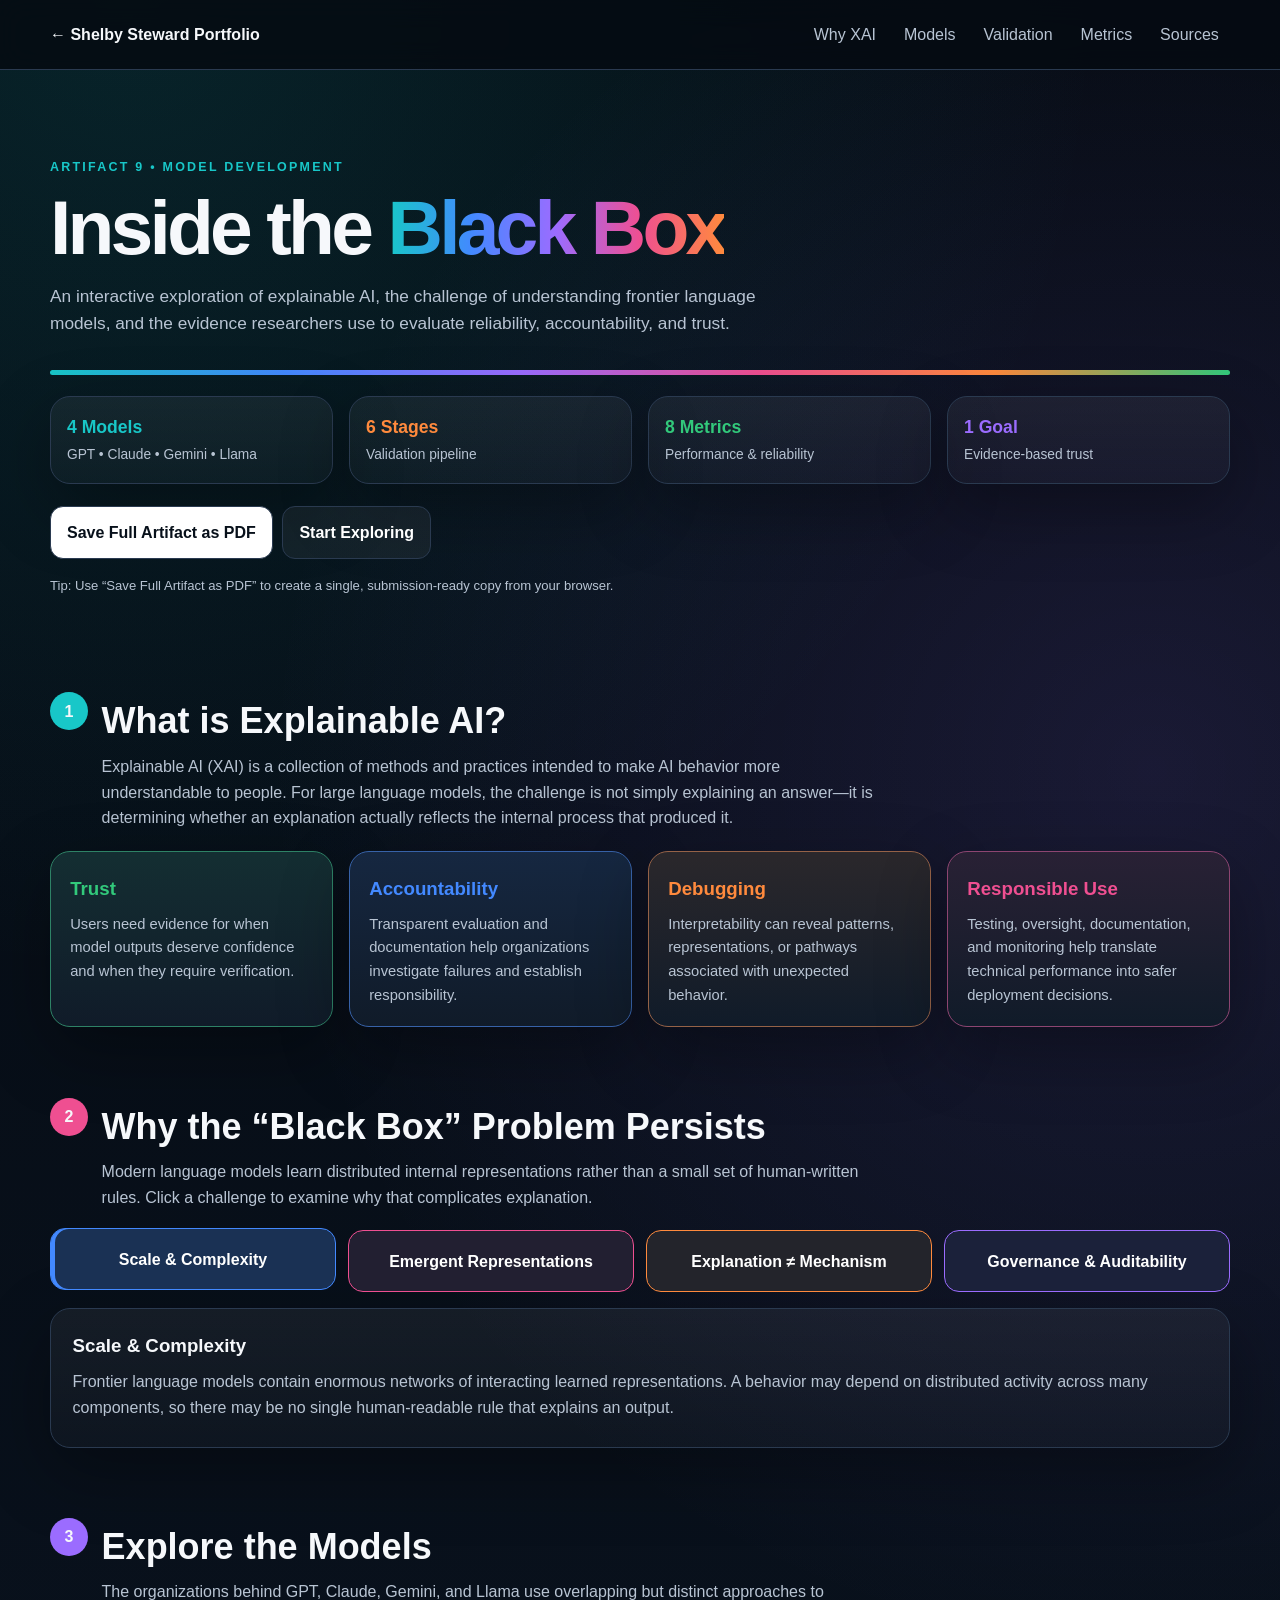
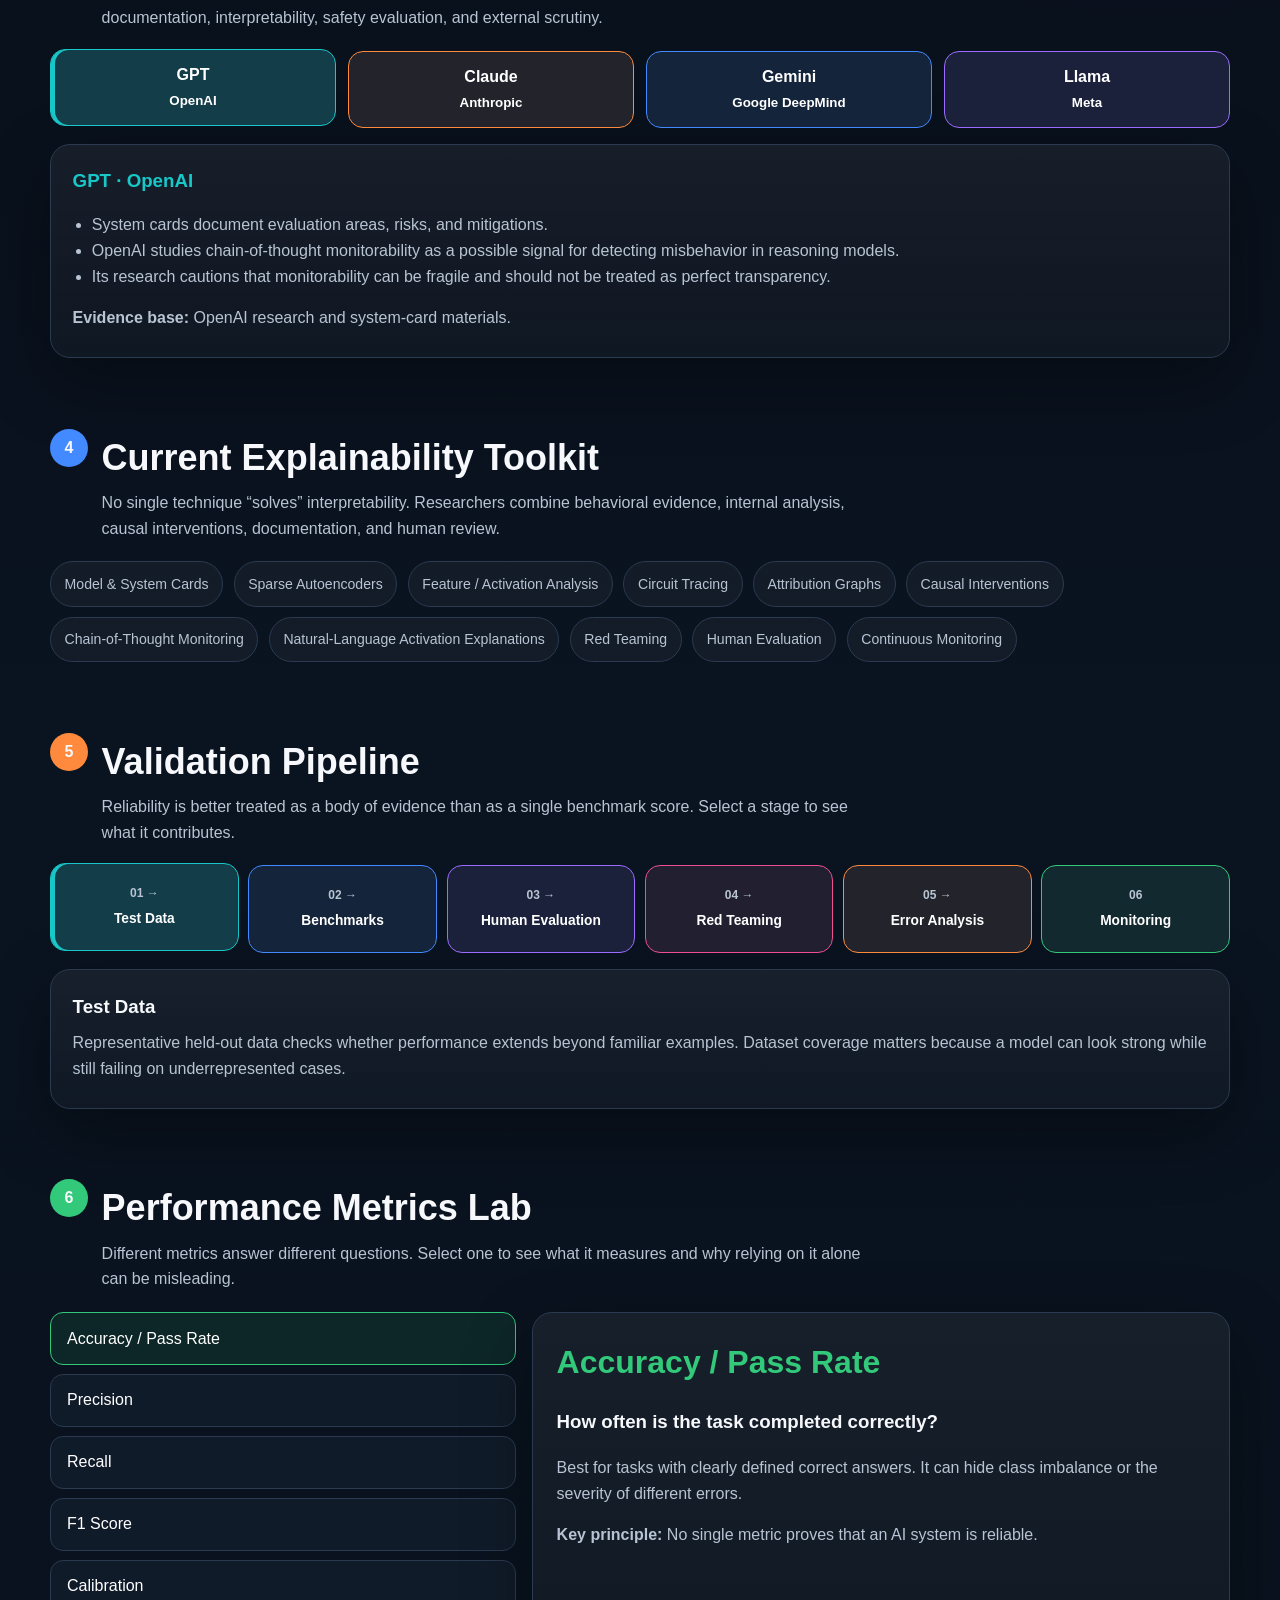
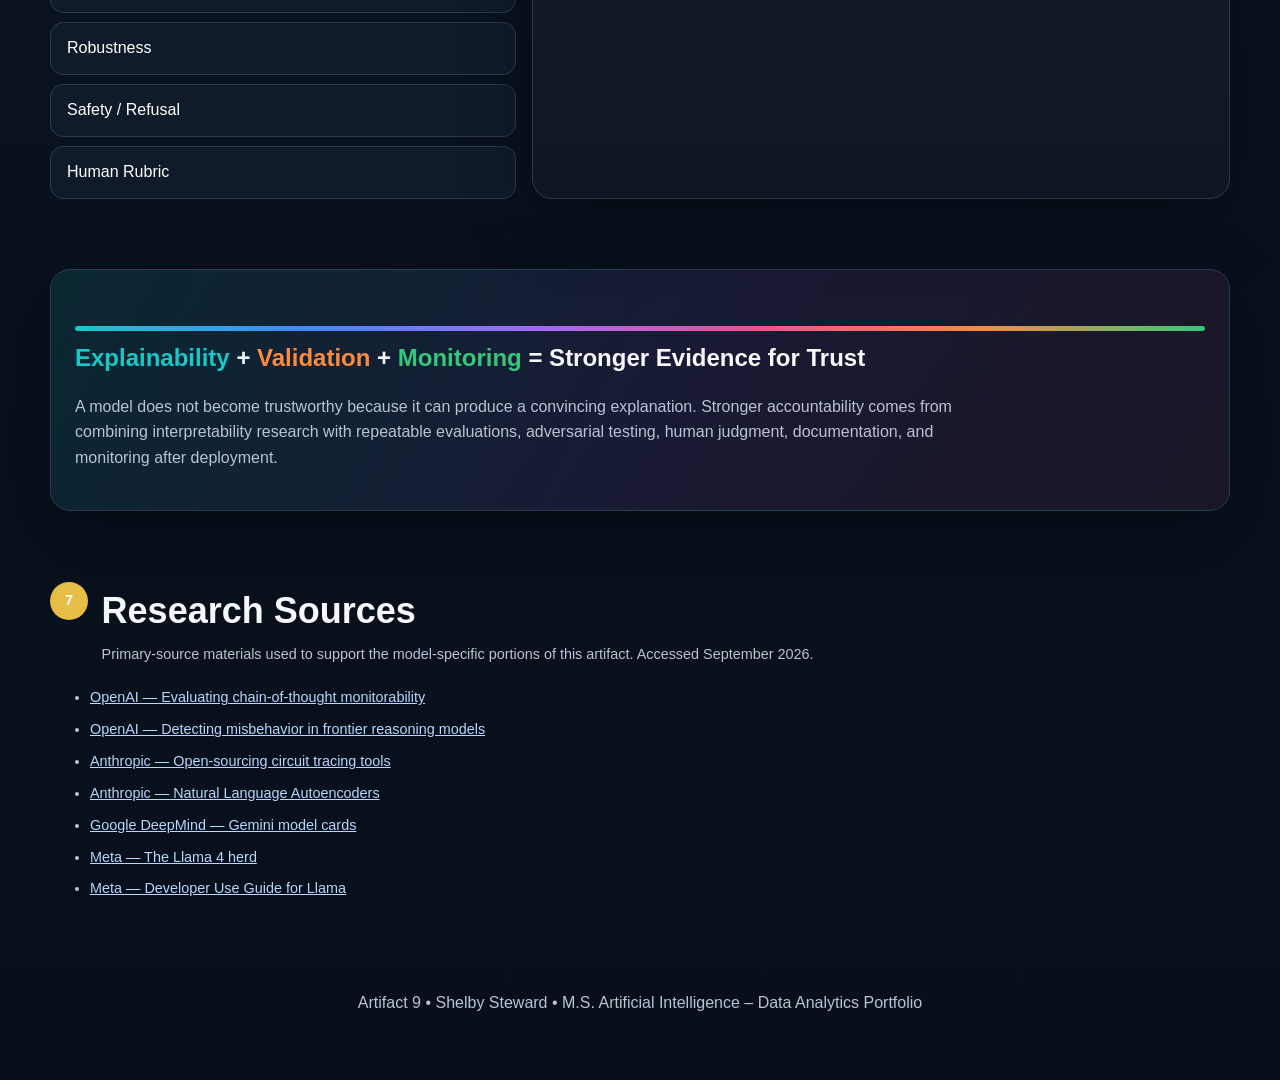
<file: explainable-ai-corrected.html>
<!DOCTYPE html>
<html lang="en">
<head>
<meta charset="UTF-8">
<meta name="viewport" content="width=device-width, initial-scale=1.0">
<title>Inside the Black Box | Explainable AI, Validation & Trust</title>
<meta name="description" content="An interactive exploration of explainable AI, validation, model transparency, and reliability across GPT, Claude, Gemini, and Llama.">
<style>
:root{--bg:#07101a;--panel:#101b29;--panel2:#142235;--text:#f6f8fb;--muted:#b8c4d3;--border:#2a3a50;--teal:#18c7c8;--blue:#4389ff;--purple:#9b6cff;--orange:#ff8a3d;--pink:#ef4f91;--green:#32c97b;--yellow:#e6bd45;--max:1180px;--shadow:0 24px 70px rgba(0,0,0,.32)}
*{box-sizing:border-box}html{scroll-behavior:smooth}body{margin:0;font-family:Inter,Arial,Helvetica,sans-serif;background:radial-gradient(circle at 10% 0%,rgba(24,199,200,.13),transparent 22%),radial-gradient(circle at 90% 18%,rgba(155,108,255,.13),transparent 24%),linear-gradient(180deg,#050b12,#0a1320 55%,#07101a);color:var(--text);line-height:1.6}a{color:inherit}.wrap{width:min(var(--max),calc(100% - 2rem));margin:auto}.nav{position:sticky;top:0;z-index:50;background:rgba(5,11,18,.86);backdrop-filter:blur(14px);border-bottom:1px solid var(--border)}.navin{display:flex;align-items:center;justify-content:space-between;gap:1rem;padding:.8rem 0}.brand{font-weight:900;text-decoration:none}.navlinks{display:flex;gap:.35rem;flex-wrap:wrap}.navlinks a,.navlinks button{border:0;background:transparent;color:var(--muted);text-decoration:none;padding:.55rem .7rem;border-radius:999px;cursor:pointer;font:inherit}.navlinks a:hover,.navlinks button:hover{background:rgba(255,255,255,.06);color:#fff}.hero{padding:5.5rem 0 3rem}.eyebrow{font-size:.78rem;letter-spacing:.18em;font-weight:900;color:var(--teal)}h1{font-size:clamp(2.7rem,6vw,5.6rem);line-height:.95;letter-spacing:-.05em;margin:.8rem 0 1.2rem;max-width:900px}.gradient{background:linear-gradient(90deg,var(--teal),var(--blue),var(--purple),var(--pink),var(--orange));-webkit-background-clip:text;background-clip:text;color:transparent}.lead{font-size:1.08rem;color:var(--muted);max-width:760px}.rainbow{height:5px;border-radius:99px;background:linear-gradient(90deg,var(--teal),var(--blue),var(--purple),var(--pink),var(--orange),var(--green));margin-top:2rem}.heroStats{display:grid;grid-template-columns:repeat(4,1fr);gap:1rem;margin-top:1.3rem}.stat,.card,.detail,.metricbox,.takeaway{background:linear-gradient(180deg,rgba(255,255,255,.055),rgba(255,255,255,.025));border:1px solid var(--border);border-radius:20px;box-shadow:var(--shadow)}.stat{padding:1rem}.stat b{display:block;color:var(--c);font-size:1.1rem}.stat span{color:var(--muted);font-size:.86rem}section{padding:2.2rem 0}.sectionhead{display:flex;gap:.85rem;align-items:flex-start;margin-bottom:1.25rem}.num{width:38px;height:38px;border-radius:50%;display:grid;place-items:center;background:var(--c);font-weight:900;flex:none}.sectionhead h2{margin:0;font-size:clamp(1.55rem,3vw,2.25rem)}.sectionhead p{margin:.25rem 0 0;color:var(--muted);max-width:780px}.grid4{display:grid;grid-template-columns:repeat(4,1fr);gap:1rem}.grid2{display:grid;grid-template-columns:repeat(2,1fr);gap:1rem}.card{padding:1.2rem;border-color:color-mix(in srgb,var(--c) 50%,var(--border));background:linear-gradient(180deg,color-mix(in srgb,var(--c) 11%,var(--panel)),var(--panel));}.card h3{color:var(--c);margin:.2rem 0 .55rem}.card p{margin:0;color:var(--muted);font-size:.92rem}.selector{display:grid;grid-template-columns:repeat(4,1fr);gap:.75rem}.selector button,.pipeline button{min-height:62px;border:1px solid var(--c);background:color-mix(in srgb,var(--c) 8%,var(--panel));color:#fff;border-radius:15px;padding:.75rem;font:inherit;font-weight:800;cursor:pointer;transition:.2s}.selector button:hover,.selector button.active,.pipeline button:hover,.pipeline button.active{transform:translateY(-2px);background:color-mix(in srgb,var(--c) 20%,var(--panel));box-shadow:inset 4px 0 0 var(--c)}.detail{margin-top:1rem;padding:1.35rem}.detail h3{margin:0 0 .5rem}.detail p{color:var(--muted);margin:.3rem 0}.detail ul{color:var(--muted);padding-left:1.2rem}.pipeline{display:grid;grid-template-columns:repeat(6,1fr);gap:.6rem}.pipeline button{min-height:88px;font-size:.86rem}.arrow{color:var(--muted);font-size:.75rem;display:block;margin-bottom:.3rem}.metriclab{display:grid;grid-template-columns:.8fr 1.2fr;gap:1rem}.metriclist{display:grid;gap:.55rem}.metriclist button{border:1px solid var(--border);background:var(--panel);color:#fff;border-radius:13px;padding:.8rem 1rem;text-align:left;font:inherit;cursor:pointer}.metriclist button.active{border-color:var(--green);background:rgba(50,201,123,.11)}.metricbox{padding:1.5rem}.metricbox .big{font-size:2rem;font-weight:900;color:var(--green)}.metricbox p{color:var(--muted)}.toolkit{display:flex;flex-wrap:wrap;gap:.65rem}.chip{padding:.65rem .85rem;border:1px solid var(--border);border-radius:999px;background:rgba(255,255,255,.04);color:var(--muted);font-size:.88rem}.takeaway{padding:1.5rem;background:linear-gradient(120deg,rgba(24,199,200,.12),rgba(155,108,255,.11),rgba(239,79,145,.08))}.takeaway h2{margin:.5rem 0}.takeaway p{color:var(--muted);max-width:900px}.sources{font-size:.9rem}.sources a{color:#b8d6ff}.sources li{margin:.55rem 0;color:var(--muted)}footer{padding:2.5rem 0 4rem;color:var(--muted);text-align:center}.exportbar{display:flex;gap:.6rem;flex-wrap:wrap;margin-top:1.4rem}.btn{border:1px solid var(--border);background:rgba(255,255,255,.05);color:#fff;border-radius:13px;padding:.8rem 1rem;font:inherit;font-weight:800;cursor:pointer;text-decoration:none}.btn.primary{background:#fff;color:#07101a}.reflection{border-left:4px solid var(--purple);padding-left:1.2rem;color:var(--muted)}.note{font-size:.82rem;color:var(--muted);margin-top:1rem}
@media(max-width:900px){.grid4,.heroStats{grid-template-columns:repeat(2,1fr)}.grid2,.metriclab{grid-template-columns:1fr}.pipeline{grid-template-columns:repeat(3,1fr)}}@media(max-width:620px){.navlinks a{display:none}.hero{padding-top:3.5rem}.grid4,.heroStats,.selector,.pipeline{grid-template-columns:1fr}h1{font-size:2.8rem}}
@media print{.nav,.exportbar{display:none!important}body{background:#07101a!important;-webkit-print-color-adjust:exact;print-color-adjust:exact}.hero{padding-top:1rem}section{break-inside:avoid}}
</style>
</head>
<body>
<nav class="nav"><div class="wrap navin"><a class="brand" href="index.html">← Shelby Steward Portfolio</a><div class="navlinks"><a href="#why">Why XAI</a><a href="#models">Models</a><a href="#validation">Validation</a><a href="#metrics">Metrics</a><a href="#sources">Sources</a></div></div></nav>

<header class="hero"><div class="wrap">
<div class="eyebrow">ARTIFACT 9 • MODEL DEVELOPMENT</div>
<h1>Inside the <span class="gradient">Black Box</span></h1>
<p class="lead">An interactive exploration of explainable AI, the challenge of understanding frontier language models, and the evidence researchers use to evaluate reliability, accountability, and trust.</p>
<div class="rainbow"></div>
<div class="heroStats">
<div class="stat" style="--c:var(--teal)"><b>4 Models</b><span>GPT • Claude • Gemini • Llama</span></div>
<div class="stat" style="--c:var(--orange)"><b>6 Stages</b><span>Validation pipeline</span></div>
<div class="stat" style="--c:var(--green)"><b>8 Metrics</b><span>Performance & reliability</span></div>
<div class="stat" style="--c:var(--purple)"><b>1 Goal</b><span>Evidence-based trust</span></div>
</div>
<div class="exportbar"><button class="btn primary" onclick="window.print()">Save Full Artifact as PDF</button><a class="btn" href="#models">Start Exploring</a></div>
<p class="note">Tip: Use “Save Full Artifact as PDF” to create a single, submission-ready copy from your browser.</p>
</div></header>

<main>
<section id="why"><div class="wrap">
<div class="sectionhead"><span class="num" style="--c:var(--teal)">1</span><div><h2>What is Explainable AI?</h2><p>Explainable AI (XAI) is a collection of methods and practices intended to make AI behavior more understandable to people. For large language models, the challenge is not simply explaining an answer—it is determining whether an explanation actually reflects the internal process that produced it.</p></div></div>
<div class="grid4">
<div class="card" style="--c:var(--green)"><h3>Trust</h3><p>Users need evidence for when model outputs deserve confidence and when they require verification.</p></div>
<div class="card" style="--c:var(--blue)"><h3>Accountability</h3><p>Transparent evaluation and documentation help organizations investigate failures and establish responsibility.</p></div>
<div class="card" style="--c:var(--orange)"><h3>Debugging</h3><p>Interpretability can reveal patterns, representations, or pathways associated with unexpected behavior.</p></div>
<div class="card" style="--c:var(--pink)"><h3>Responsible Use</h3><p>Testing, oversight, documentation, and monitoring help translate technical performance into safer deployment decisions.</p></div>
</div>
</div></section>

<section><div class="wrap">
<div class="sectionhead"><span class="num" style="--c:var(--pink)">2</span><div><h2>Why the “Black Box” Problem Persists</h2><p>Modern language models learn distributed internal representations rather than a small set of human-written rules. Click a challenge to examine why that complicates explanation.</p></div></div>
<div class="selector" id="challengeButtons">
<button style="--c:var(--blue)" data-key="scale">Scale & Complexity</button><button style="--c:var(--pink)" data-key="emergence">Emergent Representations</button><button style="--c:var(--orange)" data-key="faithfulness">Explanation ≠ Mechanism</button><button style="--c:var(--purple)" data-key="governance">Governance & Auditability</button>
</div><div class="detail" id="challengeDetail"></div>
</div></section>

<section id="models"><div class="wrap">
<div class="sectionhead"><span class="num" style="--c:var(--purple)">3</span><div><h2>Explore the Models</h2><p>The organizations behind GPT, Claude, Gemini, and Llama use overlapping but distinct approaches to documentation, interpretability, safety evaluation, and external scrutiny.</p></div></div>
<div class="selector" id="modelButtons">
<button style="--c:var(--teal)" data-key="gpt">GPT<br><small>OpenAI</small></button><button style="--c:var(--orange)" data-key="claude">Claude<br><small>Anthropic</small></button><button style="--c:var(--blue)" data-key="gemini">Gemini<br><small>Google DeepMind</small></button><button style="--c:var(--purple)" data-key="llama">Llama<br><small>Meta</small></button>
</div><div class="detail" id="modelDetail"></div>
</div></section>

<section><div class="wrap">
<div class="sectionhead"><span class="num" style="--c:var(--blue)">4</span><div><h2>Current Explainability Toolkit</h2><p>No single technique “solves” interpretability. Researchers combine behavioral evidence, internal analysis, causal interventions, documentation, and human review.</p></div></div>
<div class="toolkit">
<span class="chip">Model & System Cards</span><span class="chip">Sparse Autoencoders</span><span class="chip">Feature / Activation Analysis</span><span class="chip">Circuit Tracing</span><span class="chip">Attribution Graphs</span><span class="chip">Causal Interventions</span><span class="chip">Chain-of-Thought Monitoring</span><span class="chip">Natural-Language Activation Explanations</span><span class="chip">Red Teaming</span><span class="chip">Human Evaluation</span><span class="chip">Continuous Monitoring</span>
</div>
</div></section>

<section id="validation"><div class="wrap">
<div class="sectionhead"><span class="num" style="--c:var(--orange)">5</span><div><h2>Validation Pipeline</h2><p>Reliability is better treated as a body of evidence than as a single benchmark score. Select a stage to see what it contributes.</p></div></div>
<div class="pipeline" id="pipeline">
<button style="--c:var(--teal)" data-key="data"><span class="arrow">01 →</span>Test Data</button><button style="--c:var(--blue)" data-key="bench"><span class="arrow">02 →</span>Benchmarks</button><button style="--c:var(--purple)" data-key="human"><span class="arrow">03 →</span>Human Evaluation</button><button style="--c:var(--pink)" data-key="red"><span class="arrow">04 →</span>Red Teaming</button><button style="--c:var(--orange)" data-key="error"><span class="arrow">05 →</span>Error Analysis</button><button style="--c:var(--green)" data-key="monitor"><span class="arrow">06</span>Monitoring</button>
</div><div class="detail" id="validationDetail"></div>
</div></section>

<section id="metrics"><div class="wrap">
<div class="sectionhead"><span class="num" style="--c:var(--green)">6</span><div><h2>Performance Metrics Lab</h2><p>Different metrics answer different questions. Select one to see what it measures and why relying on it alone can be misleading.</p></div></div>
<div class="metriclab"><div class="metriclist" id="metricButtons"></div><div class="metricbox" id="metricDetail"></div></div>
</div></section>

<section><div class="wrap">
<div class="takeaway"><div class="rainbow"></div><h2><span style="color:var(--teal)">Explainability</span> + <span style="color:var(--orange)">Validation</span> + <span style="color:var(--green)">Monitoring</span> = Stronger Evidence for Trust</h2><p>A model does not become trustworthy because it can produce a convincing explanation. Stronger accountability comes from combining interpretability research with repeatable evaluations, adversarial testing, human judgment, documentation, and monitoring after deployment.</p></div>
</div></section>

<section id="sources"><div class="wrap sources">
<div class="sectionhead"><span class="num" style="--c:var(--yellow)">7</span><div><h2>Research Sources</h2><p>Primary-source materials used to support the model-specific portions of this artifact. Accessed September 2026.</p></div></div>
<ul>
<li><a href="https://openai.com/index/evaluating-chain-of-thought-monitorability/" target="_blank" rel="noreferrer">OpenAI — Evaluating chain-of-thought monitorability</a></li>
<li><a href="https://openai.com/index/chain-of-thought-monitoring/" target="_blank" rel="noreferrer">OpenAI — Detecting misbehavior in frontier reasoning models</a></li>
<li><a href="https://www.anthropic.com/research/open-source-circuit-tracing" target="_blank" rel="noreferrer">Anthropic — Open-sourcing circuit tracing tools</a></li>
<li><a href="https://www.anthropic.com/research/natural-language-autoencoders" target="_blank" rel="noreferrer">Anthropic — Natural Language Autoencoders</a></li>
<li><a href="https://deepmind.google/models/model-cards/" target="_blank" rel="noreferrer">Google DeepMind — Gemini model cards</a></li>
<li><a href="https://ai.meta.com/blog/llama-4-multimodal-intelligence/" target="_blank" rel="noreferrer">Meta — The Llama 4 herd</a></li>
<li><a href="https://ai.meta.com/llama/responsible-use-guide/" target="_blank" rel="noreferrer">Meta — Developer Use Guide for Llama</a></li>
</ul>
</div></section>
</main>
<footer><div class="wrap">Artifact 9 • Shelby Steward • M.S. Artificial Intelligence – Data Analytics Portfolio</div></footer>

<script>
const challenges={
scale:{title:"Scale & Complexity",text:"Frontier language models contain enormous networks of interacting learned representations. A behavior may depend on distributed activity across many components, so there may be no single human-readable rule that explains an output."},
emergence:{title:"Emergent Representations",text:"Models learn internal features and strategies from training rather than receiving an explicit program for every capability. Researchers can identify interpretable patterns, but mapping those patterns at frontier scale remains difficult."},
faithfulness:{title:"Explanation ≠ Mechanism",text:"A fluent step-by-step explanation is still generated text. It should not automatically be treated as a faithful record of the internal computation that produced an answer. This is why researchers study activations, causal interventions, circuits, and monitorability in addition to model-generated rationales."},
governance:{title:"Governance & Auditability",text:"Organizations need evidence that can support review: documented limitations, repeatable evaluations, safety testing, human oversight, and post-deployment monitoring. Explainability is therefore both a technical research problem and an accountability problem."}
};
const models={
gpt:{title:"GPT · OpenAI",color:"#18c7c8",items:["System cards document evaluation areas, risks, and mitigations.","OpenAI studies chain-of-thought monitorability as a possible signal for detecting misbehavior in reasoning models.","Its research cautions that monitorability can be fragile and should not be treated as perfect transparency."],source:"OpenAI research and system-card materials."},
claude:{title:"Claude · Anthropic",color:"#ff8a3d",items:["Anthropic has invested heavily in mechanistic interpretability.","Sparse autoencoders are used to identify more interpretable features in model activations.","Circuit tracing and attribution graphs aim to reveal portions of the computational path from input to output.","Natural Language Autoencoders translate activations into text, but Anthropic explicitly notes that these explanations can be wrong and require corroboration."],source:"Anthropic interpretability research."},
gemini:{title:"Gemini · Google DeepMind",color:"#4389ff",items:["Google DeepMind publishes model cards describing evaluation, intended use, limitations, safety performance, and mitigations.","Gemini evaluations include automated safety testing and specialist human red teaming.","Model cards also document evaluation limitations and changes in methodology, which matter when comparing scores across releases."],source:"Google DeepMind Gemini model cards."},
llama:{title:"Llama · Meta",color:"#9b6cff",items:["Meta publishes model cards and makes Llama weights available for external development and research.","Llama releases are evaluated with benchmarks, human evaluation, systematic testing, and adversarial probing.","Meta also provides system-level tools such as Llama Guard, Prompt Guard, and CyberSecEval to support downstream safety testing."],source:"Meta Llama release and responsible-use materials."}
};
const validation={
data:["Test Data","Representative held-out data checks whether performance extends beyond familiar examples. Dataset coverage matters because a model can look strong while still failing on underrepresented cases."],
bench:["Benchmarks","Standardized tasks make model versions easier to compare. Benchmark scores are useful evidence, but they can be narrow, become saturated, or fail to represent real deployment conditions."],
human:["Human Evaluation","Human raters can assess qualities that are difficult to capture automatically, such as usefulness, clarity, factual quality, instruction following, and nuanced failure modes."],
red:["Red Teaming","Adversarial testers deliberately search for unsafe behavior, jailbreaks, misuse pathways, bias, and unexpected edge cases. Red teaming asks how a system behaves when someone actively tries to make it fail."],
error:["Error Analysis","Failures are categorized and investigated rather than collapsed into one aggregate score. This helps reveal recurring patterns and guides targeted improvements."],
monitor:["Monitoring","Deployment creates new conditions that pre-release testing cannot fully anticipate. Ongoing monitoring helps identify drift, new failure patterns, misuse, and regressions after updates."]
};
const metrics={
"Accuracy / Pass Rate":["How often is the task completed correctly?","Best for tasks with clearly defined correct answers. It can hide class imbalance or the severity of different errors."],
"Precision":["When the system predicts a positive result, how often is it correct?","Important when false positives are costly."],
"Recall":["Of the relevant positive cases, how many does the system identify?","Important when missing a positive case is costly."],
"F1 Score":["How well does the system balance precision and recall?","Useful when both false positives and false negatives matter, but it does not capture every operational cost."],
"Calibration":["Does stated confidence correspond with actual correctness?","A well-calibrated system should be less confident when it is more likely to be wrong."],
"Robustness":["Does performance hold under perturbations, unusual wording, adversarial inputs, or distribution shifts?","Strong average performance does not guarantee stable behavior under changed conditions."],
"Safety / Refusal":["Does the model avoid harmful assistance while still answering benign requests?","Safety evaluation must consider both harmful compliance and unnecessary refusal."],
"Human Rubric":["How do people judge qualities such as usefulness, relevance, clarity, factual quality, and instruction following?","Human evaluation captures open-ended quality but can introduce rater subjectivity and inconsistency."]
};
function setupButtons(containerId,data,detailId,render){
 const box=document.getElementById(containerId),detail=document.getElementById(detailId);
 box.querySelectorAll("button").forEach(btn=>btn.addEventListener("click",()=>{box.querySelectorAll("button").forEach(b=>b.classList.remove("active"));btn.classList.add("active");render(detail,data[btn.dataset.key]);}));
 const first=box.querySelector("button");if(first)first.click();
}
setupButtons("challengeButtons",challenges,"challengeDetail",(el,x)=>el.innerHTML=`<h3>${x.title}</h3><p>${x.text}</p>`);
setupButtons("modelButtons",models,"modelDetail",(el,x)=>el.innerHTML=`<h3 style="color:${x.color}">${x.title}</h3><ul>${x.items.map(i=>`<li>${i}</li>`).join("")}</ul><p><strong>Evidence base:</strong> ${x.source}</p>`);
setupButtons("pipeline",validation,"validationDetail",(el,x)=>el.innerHTML=`<h3>${x[0]}</h3><p>${x[1]}</p>`);
const metricButtons=document.getElementById("metricButtons");
Object.keys(metrics).forEach((k,i)=>{const b=document.createElement("button");b.textContent=k;b.onclick=()=>{metricButtons.querySelectorAll("button").forEach(x=>x.classList.remove("active"));b.classList.add("active");document.getElementById("metricDetail").innerHTML=`<div class="big">${k}</div><h3>${metrics[k][0]}</h3><p>${metrics[k][1]}</p><p><strong>Key principle:</strong> No single metric proves that an AI system is reliable.</p>`};metricButtons.appendChild(b);if(i===0)b.click()});
</script>
</body>
</html>
</file>
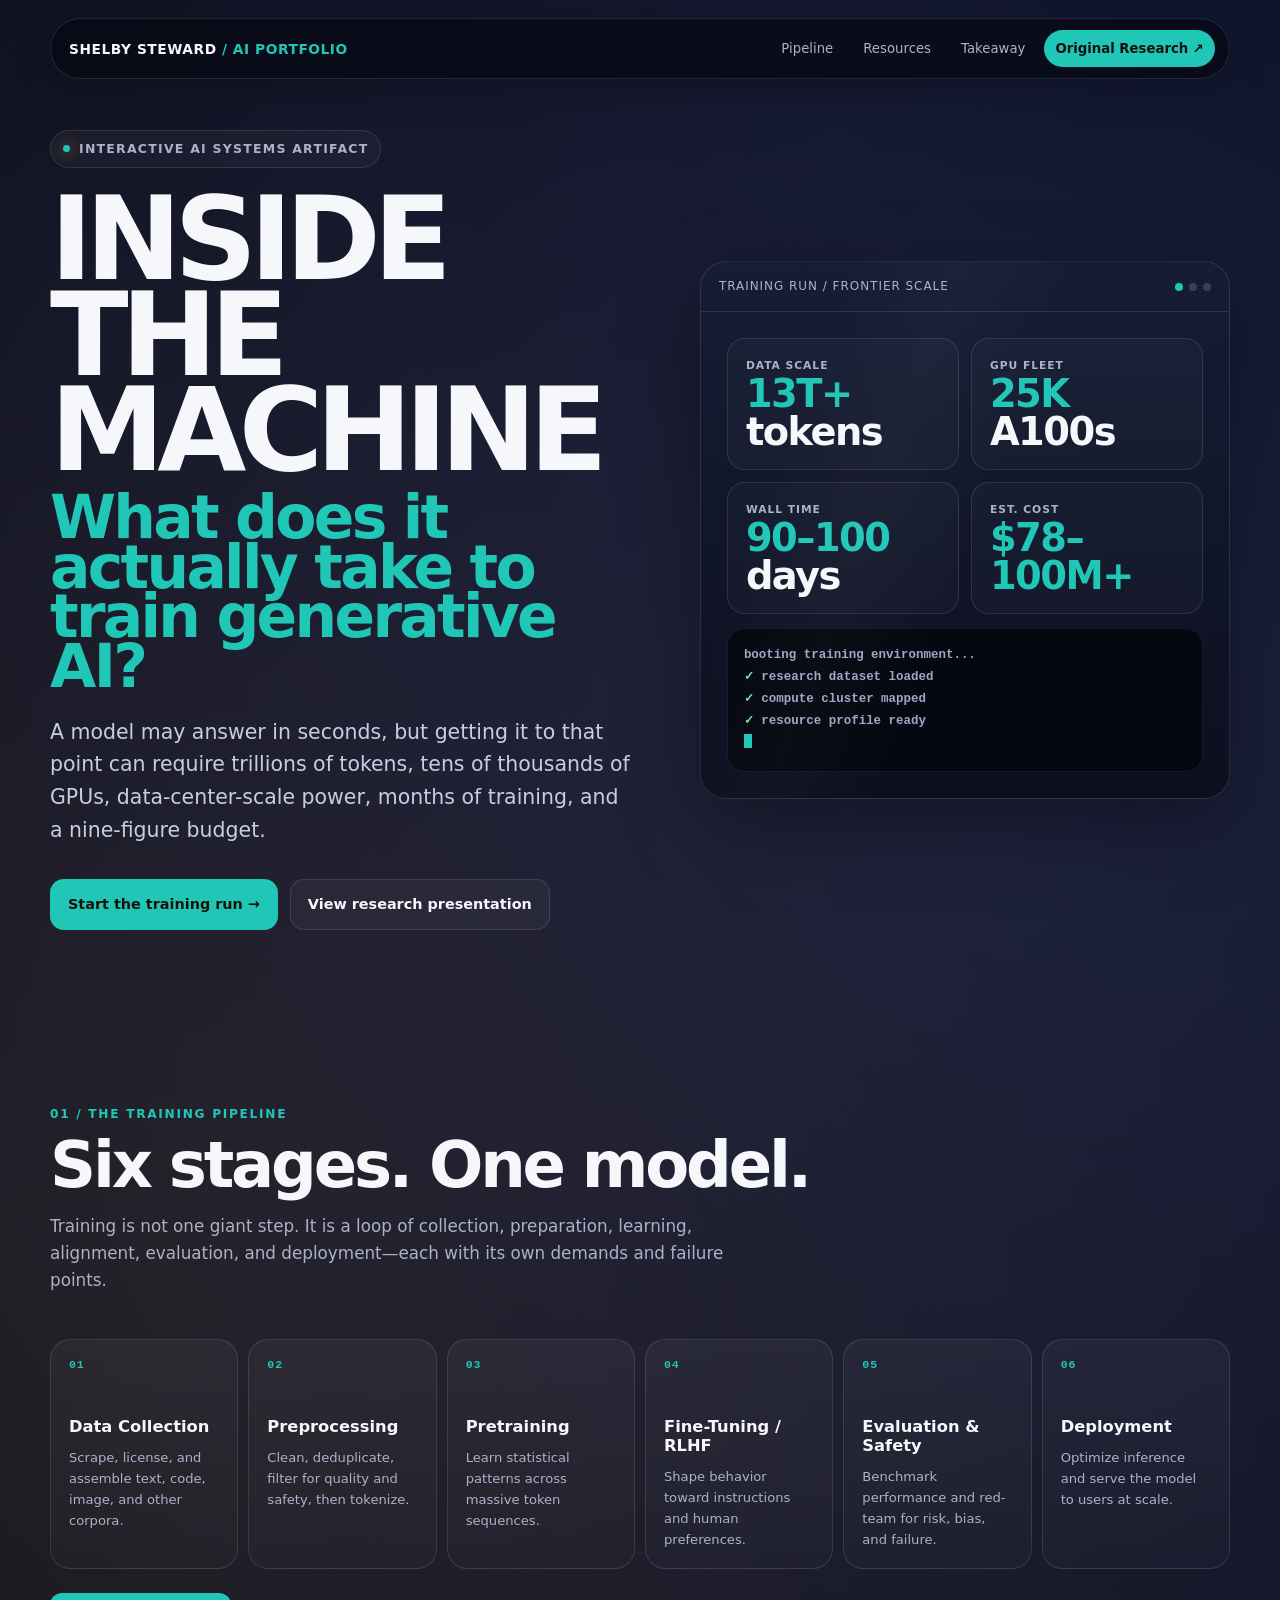
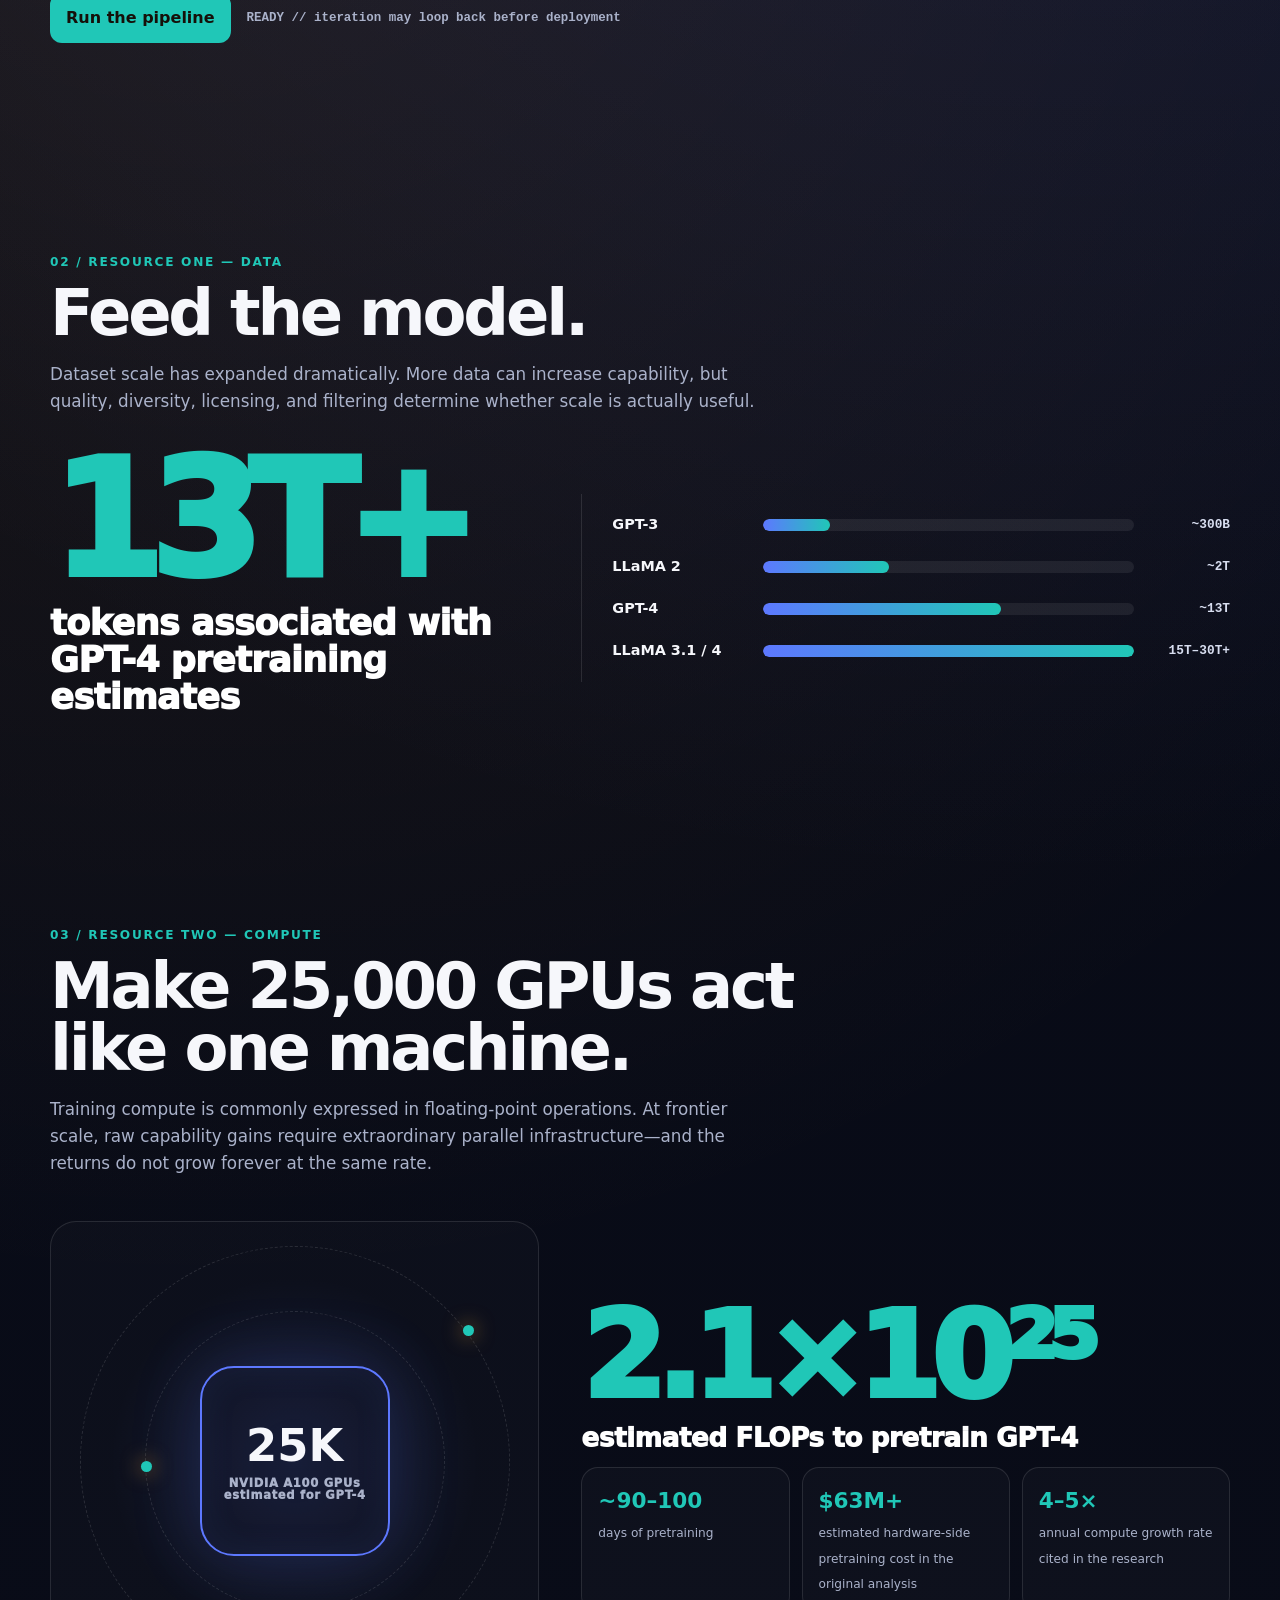
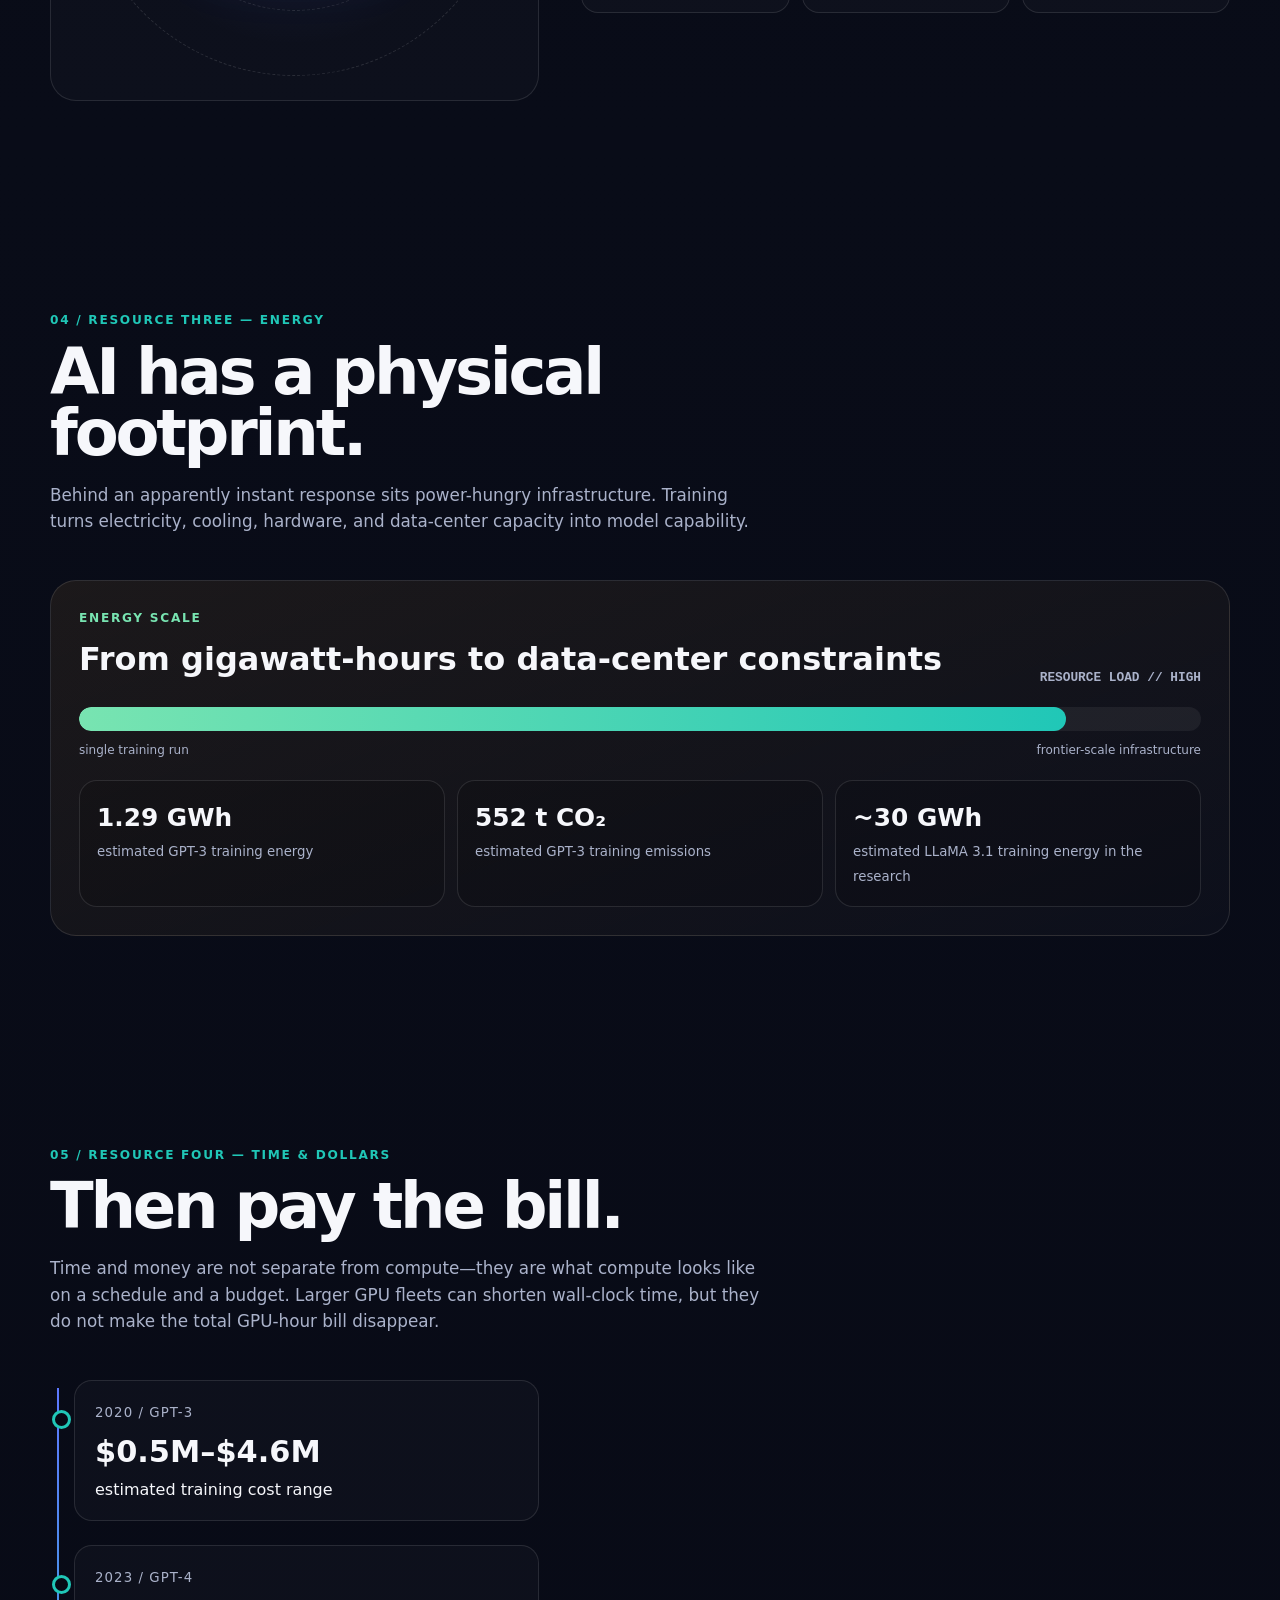
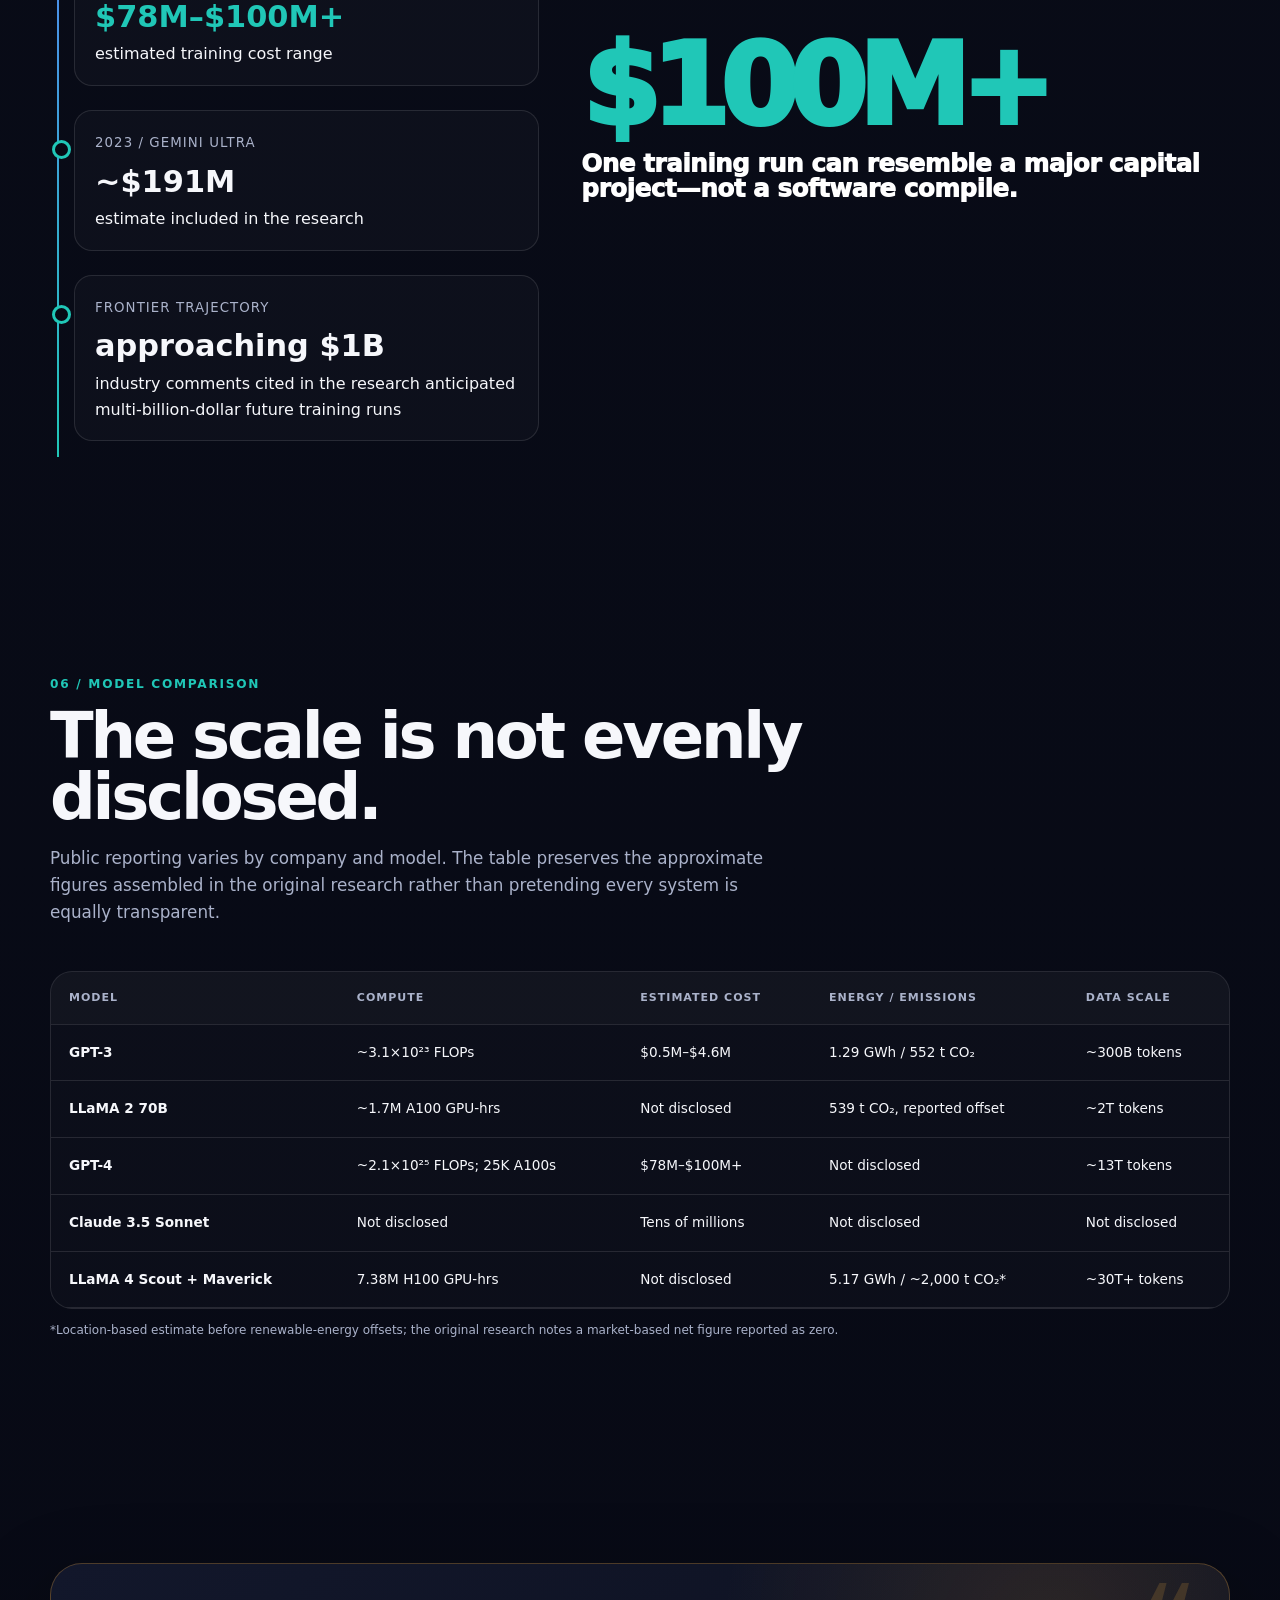
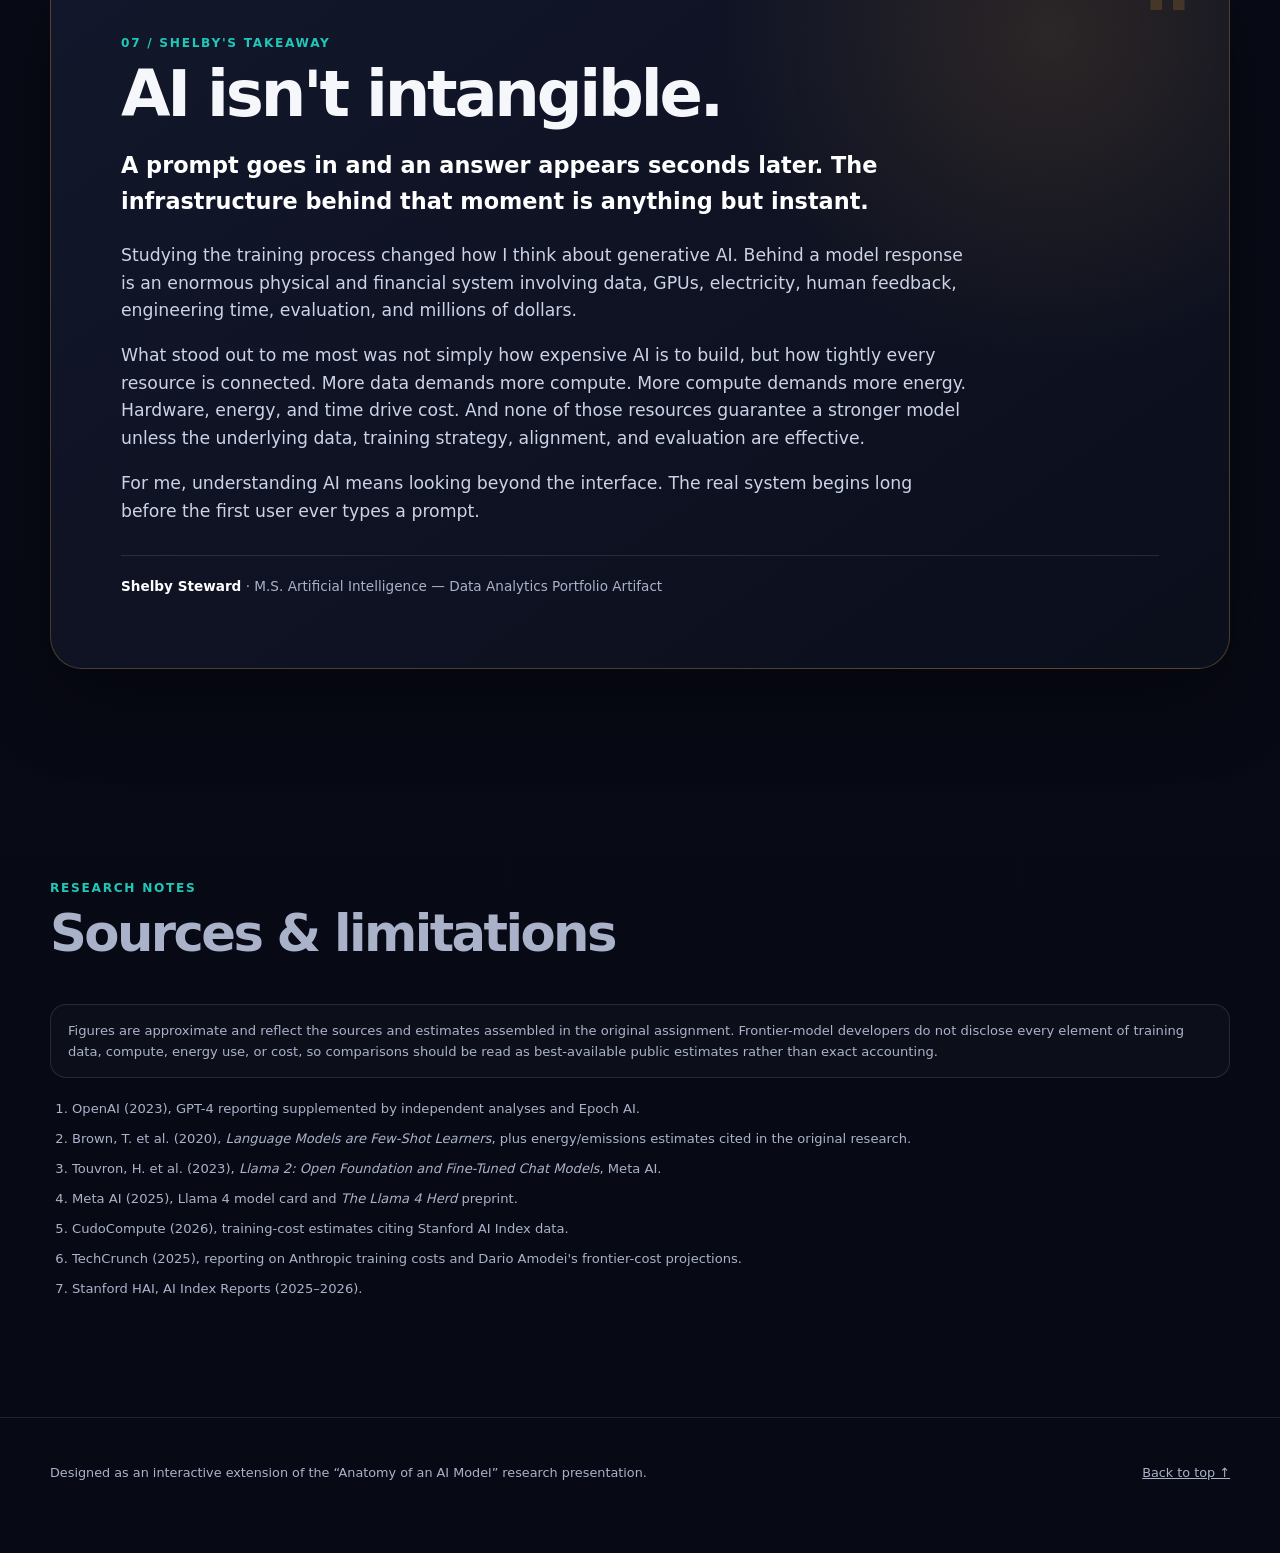
<file: inside-the-machine.html>
<!DOCTYPE html>
<html lang="en">
<head>
  <meta charset="UTF-8" />
  <meta name="viewport" content="width=device-width, initial-scale=1.0" />
  <meta name="description" content="Inside the Machine: an interactive exploration of the data, compute, energy, time, and cost behind training generative AI models." />
  <title>Inside the Machine | Shelby Steward</title>
  <style>
    :root{
      --bg:#070914;
      --bg2:#0d1020;
      --panel:#11162b;
      --panel2:#171d35;
      --text:#f6f7fb;
      --muted:#aab2ca;
      --line:rgba(255,255,255,.11);
      --accent:#20c7b7;
      --accent2:#78eadf;
      --cool:#5d78ff;
      --good:#78e4b1;
      --max:1180px;
      --shadow:0 28px 80px rgba(0,0,0,.35);
    }
    *{box-sizing:border-box}
    html{scroll-behavior:smooth}
    body{
      margin:0;
      font-family:Inter,ui-sans-serif,system-ui,-apple-system,BlinkMacSystemFont,"Segoe UI",sans-serif;
      color:var(--text);
      background:
        radial-gradient(circle at 82% 8%,rgba(93,120,255,.18),transparent 25%),
        radial-gradient(circle at 15% 16%,rgba(255,178,62,.10),transparent 24%),
        linear-gradient(180deg,#060813 0%,#090c18 42%,#070914 100%);
      line-height:1.6;
      overflow-x:hidden;
    }
    a{color:inherit}
    button,a{font:inherit}
    .progress{position:fixed;left:0;top:0;width:100%;height:3px;background:transparent;z-index:100}
    .progress > span{display:block;width:0;height:100%;background:linear-gradient(90deg,var(--accent),var(--accent2));box-shadow:0 0 18px rgba(255,178,62,.7)}
    .nav{position:fixed;top:18px;left:50%;transform:translateX(-50%);width:min(calc(100% - 28px),var(--max));z-index:90;display:flex;justify-content:space-between;align-items:center;padding:11px 14px 11px 18px;border:1px solid var(--line);border-radius:999px;background:rgba(7,9,20,.74);backdrop-filter:blur(18px);box-shadow:0 10px 40px rgba(0,0,0,.2)}
    .brand{font-weight:800;letter-spacing:.04em;font-size:.86rem;text-transform:uppercase}
    .brand b{color:var(--accent)}
    .navlinks{display:flex;gap:8px;align-items:center}
    .navlinks a{text-decoration:none;color:var(--muted);font-size:.83rem;padding:8px 11px;border-radius:999px}
    .navlinks a:hover{color:white;background:rgba(255,255,255,.06)}
    .navlinks .research{color:#111;background:var(--accent);font-weight:800}
    .wrap{width:min(calc(100% - 36px),var(--max));margin:0 auto}
    .hero{min-height:100vh;display:grid;grid-template-columns:1.05fr .95fr;gap:64px;align-items:center;padding:130px 0 70px;position:relative}
    .eyebrow{display:inline-flex;align-items:center;gap:9px;border:1px solid var(--line);border-radius:999px;padding:8px 12px;color:var(--muted);font-size:.78rem;font-weight:750;letter-spacing:.1em;text-transform:uppercase;background:rgba(255,255,255,.03)}
    .eyebrow::before{content:"";width:7px;height:7px;background:var(--accent);border-radius:50%;box-shadow:0 0 16px rgba(255,178,62,.8)}
    h1{font-size:clamp(3.5rem,9vw,7.7rem);line-height:.83;letter-spacing:-.065em;margin:24px 0 24px;max-width:760px}
    h1 span{display:block;color:var(--accent);font-size:.52em;letter-spacing:-.045em;margin-top:14px}
    .lede{font-size:clamp(1.05rem,1.6vw,1.3rem);max-width:680px;color:#c7cee2;margin:0 0 32px}
    .hero-actions{display:flex;gap:12px;flex-wrap:wrap}
    .btn{display:inline-flex;cursor:pointer;align-items:center;gap:10px;text-decoration:none;border-radius:14px;padding:13px 17px;border:1px solid var(--line);font-weight:800;font-size:.9rem;background:rgba(255,255,255,.04);transition:.2s ease}
    .btn.primary{background:var(--accent);color:#16120a;border-color:transparent}
    .btn:hover{transform:translateY(-2px)}
    .console{border:1px solid var(--line);border-radius:26px;background:linear-gradient(180deg,rgba(23,29,53,.93),rgba(11,14,28,.93));box-shadow:var(--shadow);overflow:hidden;position:relative}
    .console::after{content:"";position:absolute;inset:0;background:linear-gradient(110deg,transparent 20%,rgba(255,255,255,.025),transparent 52%);pointer-events:none}
    .console-top{display:flex;align-items:center;justify-content:space-between;padding:15px 18px;border-bottom:1px solid var(--line);color:var(--muted);font-size:.75rem;text-transform:uppercase;letter-spacing:.08em}
    .lights{display:flex;gap:6px}.lights i{width:8px;height:8px;border-radius:50%;background:#38405b}.lights i:nth-child(1){background:var(--accent)}
    .console-body{padding:26px}
    .metric-grid{display:grid;grid-template-columns:1fr 1fr;gap:12px}
    .metric{padding:18px;border:1px solid var(--line);background:rgba(255,255,255,.025);border-radius:18px;min-height:128px;display:flex;flex-direction:column;justify-content:space-between}
    .metric small{color:var(--muted);text-transform:uppercase;letter-spacing:.09em;font-size:.67rem;font-weight:800}
    .metric strong{font-size:clamp(1.55rem,3vw,2.4rem);line-height:1;letter-spacing:-.04em}
    .metric strong em{font-style:normal;color:var(--accent)}
    .terminal{margin-top:14px;border-radius:17px;background:#050711;border:1px solid rgba(255,255,255,.08);padding:16px;font:700 .78rem/1.75 ui-monospace,SFMono-Regular,Menlo,monospace;color:#9da8c7}
    .terminal b{color:var(--good)}.cursor{display:inline-block;width:8px;height:14px;background:var(--accent);vertical-align:-2px;animation:blink 1s steps(1) infinite}
    @keyframes blink{50%{opacity:0}}
    section{padding:105px 0;scroll-margin-top:95px}
    .section-head{max-width:820px;margin-bottom:45px}
    .kicker{color:var(--accent);text-transform:uppercase;letter-spacing:.14em;font-weight:900;font-size:.76rem}
    h2{font-size:clamp(2.5rem,5vw,5.2rem);line-height:.96;letter-spacing:-.05em;margin:11px 0 16px}
    .section-head p{font-size:1.05rem;color:var(--muted);max-width:720px}
    .pipeline{display:grid;grid-template-columns:repeat(6,1fr);gap:10px;position:relative}
    .stage{min-height:230px;padding:18px;border:1px solid var(--line);border-radius:20px;background:linear-gradient(180deg,rgba(255,255,255,.045),rgba(255,255,255,.018));position:relative;transition:.35s ease;overflow:hidden}
    .stage::before{content:"";position:absolute;left:0;top:0;width:100%;height:3px;background:var(--accent);transform:scaleX(0);transform-origin:left;transition:.5s ease}
    .stage.active{transform:translateY(-8px);border-color:rgba(255,178,62,.5);box-shadow:0 20px 45px rgba(0,0,0,.24)}
    .stage.active::before{transform:scaleX(1)}
    .stage-num{font:800 .72rem ui-monospace,monospace;color:var(--accent);letter-spacing:.08em}
    .stage h3{font-size:1.02rem;line-height:1.15;margin:47px 0 10px}
    .stage p{font-size:.82rem;color:var(--muted);margin:0}
    .run-controls{display:flex;align-items:center;gap:16px;margin-top:24px;flex-wrap:wrap}.run-controls button{cursor:pointer;border:0;background:var(--accent);font-weight:900;border-radius:12px;padding:12px 16px;color:#151009}.run-status{color:var(--muted);font:700 .78rem ui-monospace,monospace}
    .data-layout,.compute-layout,.cost-layout{display:grid;grid-template-columns:.86fr 1.14fr;gap:42px;align-items:center}
    .big-number{font-size:clamp(5rem,14vw,10rem);font-weight:950;line-height:.78;letter-spacing:-.08em;color:var(--accent)}
    .big-number span{font-size:.22em;letter-spacing:-.02em;color:white;display:block;margin-top:20px;line-height:1.05}
    .scale-track{border-left:1px solid var(--line);padding-left:30px}
    .scale-row{display:grid;grid-template-columns:135px 1fr 80px;gap:16px;align-items:center;margin:19px 0}
    .scale-row label{font-weight:800;font-size:.9rem}.scale-row .bar{height:12px;background:rgba(255,255,255,.07);border-radius:999px;overflow:hidden}.scale-row .bar i{display:block;height:100%;width:0;background:linear-gradient(90deg,var(--cool),var(--accent));border-radius:inherit;transition:1.2s cubic-bezier(.2,.75,.2,1)}.scale-row b{font:800 .8rem ui-monospace,monospace;text-align:right;color:#d8def0}
    .compute-visual{min-height:480px;border:1px solid var(--line);border-radius:26px;background:radial-gradient(circle at center,rgba(93,120,255,.13),transparent 54%),rgba(255,255,255,.02);display:grid;place-items:center;position:relative;overflow:hidden}.chip{width:190px;height:190px;border-radius:34px;border:2px solid var(--cool);display:grid;place-items:center;box-shadow:0 0 70px rgba(93,120,255,.18),inset 0 0 35px rgba(93,120,255,.1);font-weight:950;text-align:center;line-height:1.05;position:relative;z-index:2}.chip strong{font-size:2.8rem}.chip span{display:block;color:var(--muted);font-size:.72rem;margin-top:8px;letter-spacing:.06em}.orbit{position:absolute;border:1px dashed rgba(255,255,255,.12);border-radius:50%;animation:spin 18s linear infinite}.o1{width:300px;height:300px}.o2{width:430px;height:430px;animation-direction:reverse;animation-duration:26s}.node{position:absolute;width:11px;height:11px;background:var(--accent);border-radius:50%;box-shadow:0 0 20px rgba(255,178,62,.7);top:50%;left:-5px}.o2 .node{top:18%;left:auto;right:8%}@keyframes spin{to{transform:rotate(360deg)}}
    .facts{display:grid;grid-template-columns:repeat(3,1fr);gap:12px;margin-top:16px}.fact{border:1px solid var(--line);border-radius:17px;padding:16px;background:rgba(255,255,255,.025)}.fact strong{display:block;font-size:1.35rem;color:var(--accent)}.fact span{font-size:.76rem;color:var(--muted)}
    .energy-meter{border:1px solid var(--line);border-radius:26px;padding:28px;background:linear-gradient(160deg,rgba(255,178,62,.08),rgba(255,255,255,.02))}.meter-wrap{height:24px;border-radius:999px;background:rgba(255,255,255,.06);overflow:hidden;margin:22px 0 10px}.meter-fill{height:100%;width:0;background:linear-gradient(90deg,var(--good),var(--accent));border-radius:inherit;transition:1.5s cubic-bezier(.2,.75,.2,1)}.meter-labels{display:flex;justify-content:space-between;color:var(--muted);font-size:.75rem}.energy-cards{display:grid;grid-template-columns:repeat(3,1fr);gap:12px;margin-top:20px}.energy-card{border:1px solid var(--line);border-radius:18px;padding:17px;background:rgba(0,0,0,.12)}.energy-card strong{font-size:1.55rem;display:block}.energy-card small{color:var(--muted)}
    .timeline{position:relative;padding-left:24px}.timeline::before{content:"";position:absolute;left:7px;top:8px;bottom:8px;width:2px;background:linear-gradient(var(--cool),var(--accent))}.tl{position:relative;margin:0 0 24px;padding:18px 20px;border:1px solid var(--line);border-radius:18px;background:rgba(255,255,255,.025)}.tl::before{content:"";position:absolute;left:-23px;top:29px;width:13px;height:13px;background:var(--bg);border:3px solid var(--accent);border-radius:50%}.tl small{color:var(--muted);text-transform:uppercase;letter-spacing:.08em}.tl strong{font-size:1.9rem;display:block;margin-top:3px}.tl em{font-style:normal;color:var(--accent)}
    .comparison{overflow-x:auto;border:1px solid var(--line);border-radius:22px;background:rgba(255,255,255,.018)}table{width:100%;border-collapse:collapse;min-width:880px}th,td{padding:17px 18px;text-align:left;border-bottom:1px solid var(--line);font-size:.85rem}th{color:var(--muted);font-size:.69rem;text-transform:uppercase;letter-spacing:.09em;background:rgba(255,255,255,.025)}td:first-child{font-weight:850}tr:hover td{background:rgba(255,255,255,.02)}
    .takeaway{border:1px solid rgba(255,178,62,.26);border-radius:32px;padding:clamp(28px,6vw,70px);background:radial-gradient(circle at 85% 10%,rgba(255,178,62,.12),transparent 28%),linear-gradient(145deg,#12172b,#0b0e1b);box-shadow:var(--shadow);position:relative;overflow:hidden}.quote-mark{font-size:7rem;color:rgba(255,178,62,.16);position:absolute;right:30px;top:6px;line-height:1}.takeaway h2{font-size:clamp(2.5rem,5vw,4.8rem);max-width:840px}.takeaway .copy{max-width:850px;font-size:1.08rem;color:#ccd3e7}.takeaway .copy p:first-child{font-size:1.4rem;color:white;font-weight:850}.signature{margin-top:30px;padding-top:20px;border-top:1px solid var(--line);color:var(--muted);font-size:.85rem}.signature b{color:white}
    .sources{font-size:.82rem;color:var(--muted)}.sources ol{padding-left:22px}.sources li{margin:9px 0}.source-note{padding:15px 17px;border:1px solid var(--line);border-radius:16px;background:rgba(255,255,255,.025);margin-bottom:20px}
    footer{padding:45px 0 70px;border-top:1px solid var(--line);color:var(--muted);font-size:.8rem}.footer-row{display:flex;justify-content:space-between;gap:18px;align-items:center;flex-wrap:wrap}
    .reveal{opacity:0;transform:translateY(20px);transition:.75s ease}.reveal.show{opacity:1;transform:none}
    @media (max-width:900px){.navlinks a:not(.research){display:none}.hero,.data-layout,.compute-layout,.cost-layout{grid-template-columns:1fr}.hero{gap:35px}.pipeline{grid-template-columns:repeat(2,1fr)}.metric-grid{grid-template-columns:1fr 1fr}.energy-cards,.facts{grid-template-columns:1fr}.compute-visual{min-height:390px}.scale-row{grid-template-columns:100px 1fr 65px}}
    @media (max-width:560px){.wrap{width:min(calc(100% - 24px),var(--max))}.nav{top:10px}.hero{padding-top:112px}.pipeline{grid-template-columns:1fr}.metric-grid{grid-template-columns:1fr}.console-body{padding:17px}.scale-track{padding-left:16px}.scale-row{grid-template-columns:1fr}.scale-row b{text-align:left}.orbit{display:none}.compute-visual{min-height:300px}.chip{width:160px;height:160px}.energy-cards{grid-template-columns:1fr}.takeaway{border-radius:24px}.hero-actions .btn{width:100%;justify-content:center}}
    @media (prefers-reduced-motion:reduce){*{scroll-behavior:auto!important;animation:none!important;transition:none!important}.reveal{opacity:1;transform:none}}
  </style>
</head>
<body>
  <div class="progress"><span id="progressBar"></span></div>
  <nav class="nav" aria-label="Artifact navigation">
    <div class="brand">Shelby Steward <b>/ AI Portfolio</b></div>
    <div class="navlinks">
      <a href="#pipeline">Pipeline</a><a href="#resources">Resources</a><a href="#takeaway">Takeaway</a>
      <a class="research" href="inside-the-machine-research.pptx">Original Research ↗</a>
    </div>
  </nav>

  <main>
    <div class="wrap">
      <section class="hero" id="top">
        <div>
          <div class="eyebrow">Interactive AI Systems Artifact</div>
          <h1>INSIDE<br>THE MACHINE<span>What does it actually take to train generative AI?</span></h1>
          <p class="lede">A model may answer in seconds, but getting it to that point can require trillions of tokens, tens of thousands of GPUs, data-center-scale power, months of training, and a nine-figure budget.</p>
          <div class="hero-actions">
            <a class="btn primary" id="startTraining" href="inside-the-machine.html#pipeline">Start the training run →</a>
            <a class="btn" href="inside-the-machine-research.pptx">View research presentation</a>
          </div>
        </div>
        <aside class="console reveal" aria-label="Training run summary">
          <div class="console-top"><span>Training Run / Frontier Scale</span><span class="lights"><i></i><i></i><i></i></span></div>
          <div class="console-body">
            <div class="metric-grid">
              <div class="metric"><small>Data scale</small><strong><em>13T+</em><br>tokens</strong></div>
              <div class="metric"><small>GPU fleet</small><strong><em>25K</em><br>A100s</strong></div>
              <div class="metric"><small>Wall time</small><strong><em>90–100</em><br>days</strong></div>
              <div class="metric"><small>Est. cost</small><strong><em>$78–100M+</em></strong></div>
            </div>
            <div class="terminal" id="terminal">booting training environment...<br><b>✓</b> research dataset loaded<br><b>✓</b> compute cluster mapped<br><b>✓</b> resource profile ready<br><span class="cursor"></span></div>
          </div>
        </aside>
      </section>
    </div>

    <section id="pipeline">
      <div class="wrap">
        <div class="section-head reveal"><div class="kicker">01 / The Training Pipeline</div><h2>Six stages. One model.</h2><p>Training is not one giant step. It is a loop of collection, preparation, learning, alignment, evaluation, and deployment—each with its own demands and failure points.</p></div>
        <div class="pipeline" id="pipelineGrid">
          <article class="stage"><div class="stage-num">01</div><h3>Data Collection</h3><p>Scrape, license, and assemble text, code, image, and other corpora.</p></article>
          <article class="stage"><div class="stage-num">02</div><h3>Preprocessing</h3><p>Clean, deduplicate, filter for quality and safety, then tokenize.</p></article>
          <article class="stage"><div class="stage-num">03</div><h3>Pretraining</h3><p>Learn statistical patterns across massive token sequences.</p></article>
          <article class="stage"><div class="stage-num">04</div><h3>Fine-Tuning / RLHF</h3><p>Shape behavior toward instructions and human preferences.</p></article>
          <article class="stage"><div class="stage-num">05</div><h3>Evaluation & Safety</h3><p>Benchmark performance and red-team for risk, bias, and failure.</p></article>
          <article class="stage"><div class="stage-num">06</div><h3>Deployment</h3><p>Optimize inference and serve the model to users at scale.</p></article>
        </div>
        <div class="run-controls"><button id="runPipeline">Run the pipeline</button><span class="run-status" id="runStatus">READY // iteration may loop back before deployment</span></div>
      </div>
    </section>

    <section id="resources">
      <div class="wrap">
        <div class="section-head reveal"><div class="kicker">02 / Resource One — Data</div><h2>Feed the model.</h2><p>Dataset scale has expanded dramatically. More data can increase capability, but quality, diversity, licensing, and filtering determine whether scale is actually useful.</p></div>
        <div class="data-layout">
          <div class="reveal"><div class="big-number">13T+<span>tokens associated with GPT-4 pretraining estimates</span></div></div>
          <div class="scale-track reveal" id="dataScale">
            <div class="scale-row"><label>GPT-3</label><div class="bar"><i data-width="18"></i></div><b>~300B</b></div>
            <div class="scale-row"><label>LLaMA 2</label><div class="bar"><i data-width="34"></i></div><b>~2T</b></div>
            <div class="scale-row"><label>GPT-4</label><div class="bar"><i data-width="64"></i></div><b>~13T</b></div>
            <div class="scale-row"><label>LLaMA 3.1 / 4</label><div class="bar"><i data-width="100"></i></div><b>15T–30T+</b></div>
          </div>
        </div>
      </div>
    </section>

    <section>
      <div class="wrap">
        <div class="section-head reveal"><div class="kicker">03 / Resource Two — Compute</div><h2>Make 25,000 GPUs act like one machine.</h2><p>Training compute is commonly expressed in floating-point operations. At frontier scale, raw capability gains require extraordinary parallel infrastructure—and the returns do not grow forever at the same rate.</p></div>
        <div class="compute-layout">
          <div class="compute-visual reveal">
            <div class="orbit o2"><span class="node"></span></div><div class="orbit o1"><span class="node"></span></div>
            <div class="chip"><div><strong>25K</strong><span>NVIDIA A100 GPUs<br>estimated for GPT-4</span></div></div>
          </div>
          <div class="reveal">
            <div class="big-number" style="font-size:clamp(4rem,10vw,7.5rem)">2.1×10²⁵<span>estimated FLOPs to pretrain GPT-4</span></div>
            <div class="facts"><div class="fact"><strong>~90–100</strong><span>days of pretraining</span></div><div class="fact"><strong>$63M+</strong><span>estimated hardware-side pretraining cost in the original analysis</span></div><div class="fact"><strong>4–5×</strong><span>annual compute growth rate cited in the research</span></div></div>
          </div>
        </div>
      </div>
    </section>

    <section>
      <div class="wrap">
        <div class="section-head reveal"><div class="kicker">04 / Resource Three — Energy</div><h2>AI has a physical footprint.</h2><p>Behind an apparently instant response sits power-hungry infrastructure. Training turns electricity, cooling, hardware, and data-center capacity into model capability.</p></div>
        <div class="energy-meter reveal" id="energyBlock">
          <div style="display:flex;justify-content:space-between;gap:18px;align-items:end;flex-wrap:wrap"><div><div class="kicker" style="color:var(--good)">Energy Scale</div><h3 style="font-size:2rem;margin:5px 0 0">From gigawatt-hours to data-center constraints</h3></div><div style="color:var(--muted);font:700 .8rem ui-monospace,monospace">RESOURCE LOAD // HIGH</div></div>
          <div class="meter-wrap"><div class="meter-fill" id="energyFill"></div></div><div class="meter-labels"><span>single training run</span><span>frontier-scale infrastructure</span></div>
          <div class="energy-cards"><div class="energy-card"><strong>1.29 GWh</strong><small>estimated GPT-3 training energy</small></div><div class="energy-card"><strong>552 t CO₂</strong><small>estimated GPT-3 training emissions</small></div><div class="energy-card"><strong>~30 GWh</strong><small>estimated LLaMA 3.1 training energy in the research</small></div></div>
        </div>
      </div>
    </section>

    <section>
      <div class="wrap">
        <div class="section-head reveal"><div class="kicker">05 / Resource Four — Time & Dollars</div><h2>Then pay the bill.</h2><p>Time and money are not separate from compute—they are what compute looks like on a schedule and a budget. Larger GPU fleets can shorten wall-clock time, but they do not make the total GPU-hour bill disappear.</p></div>
        <div class="cost-layout">
          <div class="timeline reveal"><div class="tl"><small>2020 / GPT-3</small><strong>$0.5M–$4.6M</strong><span>estimated training cost range</span></div><div class="tl"><small>2023 / GPT-4</small><strong><em>$78M–$100M+</em></strong><span>estimated training cost range</span></div><div class="tl"><small>2023 / Gemini Ultra</small><strong>~$191M</strong><span>estimate included in the research</span></div><div class="tl"><small>Frontier trajectory</small><strong>approaching $1B</strong><span>industry comments cited in the research anticipated multi-billion-dollar future training runs</span></div></div>
          <div class="reveal"><div class="big-number" style="font-size:clamp(4rem,9vw,7rem)">$100M+<span>One training run can resemble a major capital project—not a software compile.</span></div></div>
        </div>
      </div>
    </section>

    <section>
      <div class="wrap">
        <div class="section-head reveal"><div class="kicker">06 / Model Comparison</div><h2>The scale is not evenly disclosed.</h2><p>Public reporting varies by company and model. The table preserves the approximate figures assembled in the original research rather than pretending every system is equally transparent.</p></div>
        <div class="comparison reveal">
          <table>
            <thead><tr><th>Model</th><th>Compute</th><th>Estimated Cost</th><th>Energy / Emissions</th><th>Data Scale</th></tr></thead>
            <tbody>
              <tr><td>GPT-3</td><td>~3.1×10²³ FLOPs</td><td>$0.5M–$4.6M</td><td>1.29 GWh / 552 t CO₂</td><td>~300B tokens</td></tr>
              <tr><td>LLaMA 2 70B</td><td>~1.7M A100 GPU-hrs</td><td>Not disclosed</td><td>539 t CO₂, reported offset</td><td>~2T tokens</td></tr>
              <tr><td>GPT-4</td><td>~2.1×10²⁵ FLOPs; 25K A100s</td><td>$78M–$100M+</td><td>Not disclosed</td><td>~13T tokens</td></tr>
              <tr><td>Claude 3.5 Sonnet</td><td>Not disclosed</td><td>Tens of millions</td><td>Not disclosed</td><td>Not disclosed</td></tr>
              <tr><td>LLaMA 4 Scout + Maverick</td><td>7.38M H100 GPU-hrs</td><td>Not disclosed</td><td>5.17 GWh / ~2,000 t CO₂*</td><td>~30T+ tokens</td></tr>
            </tbody>
          </table>
        </div>
        <p style="color:var(--muted);font-size:.75rem;margin-top:12px">*Location-based estimate before renewable-energy offsets; the original research notes a market-based net figure reported as zero.</p>
      </div>
    </section>

    <section id="takeaway">
      <div class="wrap">
        <div class="takeaway reveal"><div class="quote-mark">“</div><div class="kicker">07 / Shelby's Takeaway</div><h2>AI isn't intangible.</h2><div class="copy"><p>A prompt goes in and an answer appears seconds later. The infrastructure behind that moment is anything but instant.</p><p>Studying the training process changed how I think about generative AI. Behind a model response is an enormous physical and financial system involving data, GPUs, electricity, human feedback, engineering time, evaluation, and millions of dollars.</p><p>What stood out to me most was not simply how expensive AI is to build, but how tightly every resource is connected. More data demands more compute. More compute demands more energy. Hardware, energy, and time drive cost. And none of those resources guarantee a stronger model unless the underlying data, training strategy, alignment, and evaluation are effective.</p><p>For me, understanding AI means looking beyond the interface. The real system begins long before the first user ever types a prompt.</p></div><div class="signature"><b>Shelby Steward</b> · M.S. Artificial Intelligence — Data Analytics Portfolio Artifact</div></div>
      </div>
    </section>

    <section class="sources">
      <div class="wrap">
        <div class="section-head reveal"><div class="kicker">Research Notes</div><h2 style="font-size:clamp(2.2rem,4vw,4rem)">Sources & limitations</h2></div>
        <div class="source-note">Figures are approximate and reflect the sources and estimates assembled in the original assignment. Frontier-model developers do not disclose every element of training data, compute, energy use, or cost, so comparisons should be read as best-available public estimates rather than exact accounting.</div>
        <ol>
          <li>OpenAI (2023), GPT-4 reporting supplemented by independent analyses and Epoch AI.</li>
          <li>Brown, T. et al. (2020), <em>Language Models are Few-Shot Learners</em>, plus energy/emissions estimates cited in the original research.</li>
          <li>Touvron, H. et al. (2023), <em>Llama 2: Open Foundation and Fine-Tuned Chat Models</em>, Meta AI.</li>
          <li>Meta AI (2025), Llama 4 model card and <em>The Llama 4 Herd</em> preprint.</li>
          <li>CudoCompute (2026), training-cost estimates citing Stanford AI Index data.</li>
          <li>TechCrunch (2025), reporting on Anthropic training costs and Dario Amodei's frontier-cost projections.</li>
          <li>Stanford HAI, AI Index Reports (2025–2026).</li>
        </ol>
      </div>
    </section>
  </main>
  <footer><div class="wrap footer-row"><span>Designed as an interactive extension of the “Anatomy of an AI Model” research presentation.</span><a href="#top">Back to top ↑</a></div></footer>

  <script>
    const progress=document.getElementById('progressBar');
    addEventListener('scroll',()=>{const h=document.documentElement.scrollHeight-innerHeight;progress.style.width=(h?scrollY/h*100:0)+'%'});
    const revealObs=new IntersectionObserver(entries=>entries.forEach(e=>{if(e.isIntersecting)e.target.classList.add('show')}),{threshold:.13});
    document.querySelectorAll('.reveal').forEach(el=>revealObs.observe(el));
    const scaleObs=new IntersectionObserver(entries=>entries.forEach(e=>{if(e.isIntersecting)e.target.querySelectorAll('.bar i').forEach(b=>b.style.width=b.dataset.width+'%')}),{threshold:.35});
    scaleObs.observe(document.getElementById('dataScale'));
    const energyObs=new IntersectionObserver(entries=>entries.forEach(e=>{if(e.isIntersecting)document.getElementById('energyFill').style.width='88%'}),{threshold:.35});
    energyObs.observe(document.getElementById('energyBlock'));
    const runBtn=document.getElementById('runPipeline');
    const stages=[...document.querySelectorAll('.stage')];
    const status=document.getElementById('runStatus');
    let running=false;

    async function runTrainingPipeline(){
      if(running)return;
      running=true;
      if(runBtn) runBtn.textContent='Training…';
      stages.forEach(s=>s.classList.remove('active'));
      const labels=['COLLECTING DATA','PREPROCESSING','PRETRAINING','ALIGNING','EVALUATING','DEPLOYING'];
      for(let i=0;i<stages.length;i++){
        if(i)stages[i-1].classList.remove('active');
        stages[i].classList.add('active');
        if(status) status.textContent='RUNNING // '+labels[i];
        await new Promise(r=>setTimeout(r,620));
      }
      if(status) status.textContent='COMPLETE // model deployed; evaluation can trigger another iteration';
      if(runBtn) runBtn.textContent='Run again';
      running=false;
    }

    if(runBtn){
      runBtn.addEventListener('click',runTrainingPipeline);
    }

    // If the page was opened from the hero button with #pipeline in the URL,
    // start the animation after the browser has jumped to that section.
    if(window.location.hash === '#pipeline'){
      window.addEventListener('load',()=>{
        setTimeout(runTrainingPipeline,500);
      });
    }
  </script>
</body>
</html>
</file>
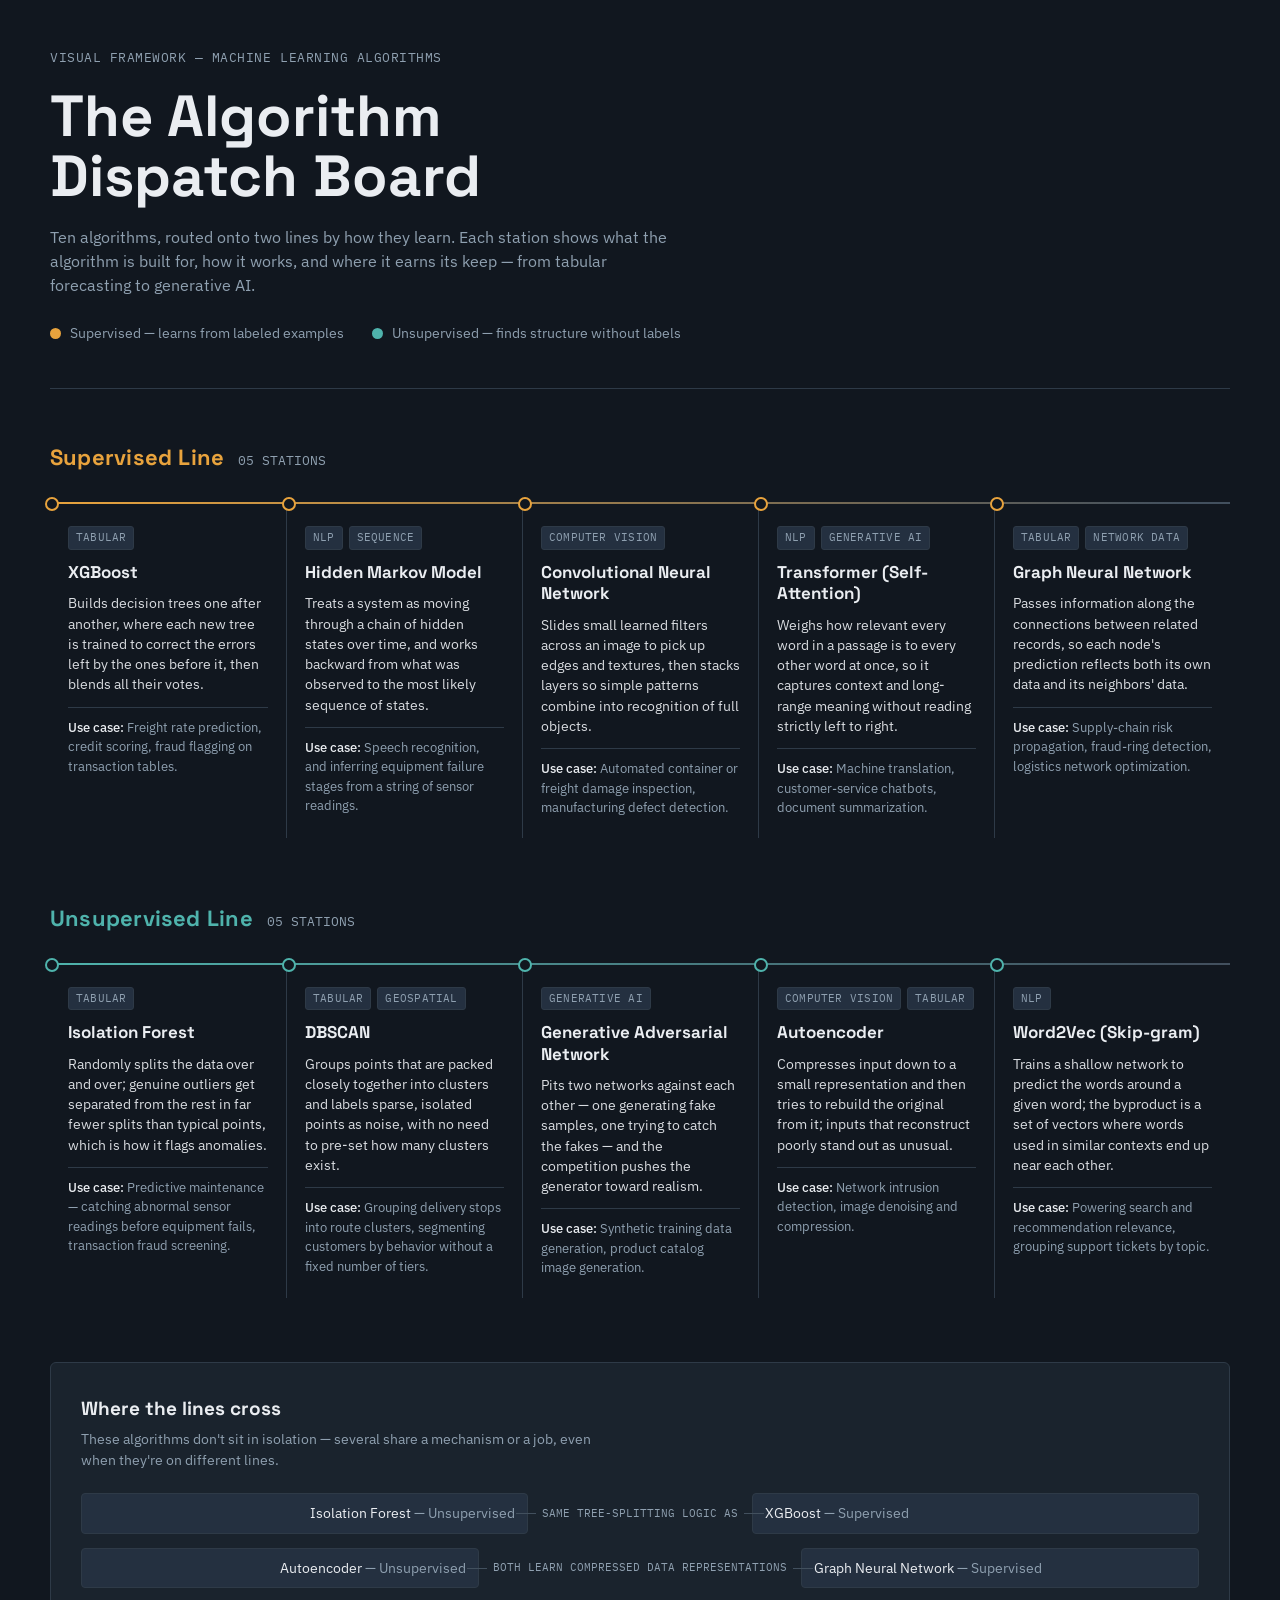
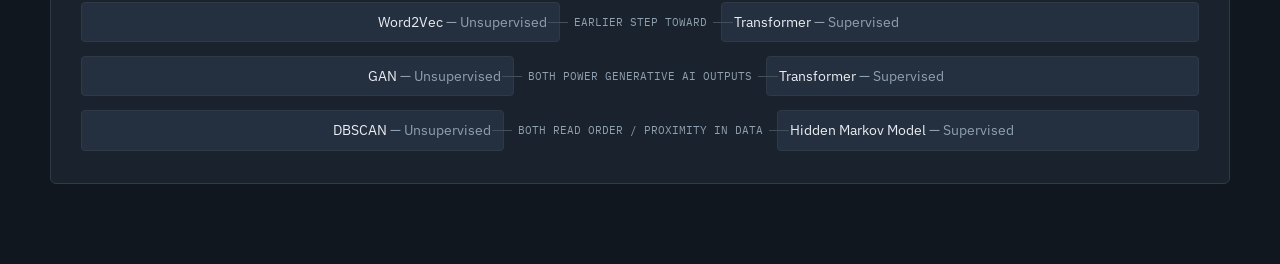
<file: ml-dispatch-board.html>
<!DOCTYPE html>
<html lang="en">
<head>
<meta charset="UTF-8">
<title>Algorithm Dispatch Board</title>
<style>
@import url('https://fonts.googleapis.com/css2?family=Space+Grotesk:wght@400;500;600;700&family=IBM+Plex+Sans:wght@400;500;600&family=IBM+Plex+Mono:wght@500&display=swap');

:root{
  --bg:#11171F;
  --panel:#1A232D;
  --panel-line:#2E3A47;
  --rail:#42505E;
  --text:#EAEDF1;
  --muted:#8FA0B0;
  --sup:#E8A33D;
  --sup-dim:#4A3D24;
  --unsup:#4FB3AC;
  --unsup-dim:#1F3937;
  --tag-bg:#243040;
}
*{box-sizing:border-box;}
body{
  margin:0;
  background:var(--bg);
  color:var(--text);
  font-family:'IBM Plex Sans', sans-serif;
  line-height:1.5;
  padding:48px 24px 80px;
}
.wrap{max-width:1180px;margin:0 auto;}

/* HERO */
.hero{
  display:flex;
  flex-direction:column;
  gap:18px;
  padding-bottom:44px;
  border-bottom:1px solid var(--panel-line);
  margin-bottom:52px;
}
.hero-eyebrow{
  font-family:'IBM Plex Mono', monospace;
  font-size:13px;
  letter-spacing:0.04em;
  color:var(--muted);
}
.hero h1{
  font-family:'Space Grotesk', sans-serif;
  font-weight:700;
  font-size:clamp(34px, 5vw, 58px);
  line-height:1.05;
  margin:0;
  max-width:14ch;
}
.hero p{
  max-width:62ch;
  color:var(--muted);
  font-size:16px;
  margin:0;
}
.hero-key{
  display:flex;
  gap:28px;
  flex-wrap:wrap;
  margin-top:8px;
  font-size:14px;
}
.hero-key span{display:flex; align-items:center; gap:9px; color:var(--muted);}
.dot{width:11px;height:11px;border-radius:50%;display:inline-block;}
.dot.sup{background:var(--sup);}
.dot.unsup{background:var(--unsup);}

/* TRACK */
.track{margin-bottom:64px;}
.track-head{
  display:flex;
  align-items:baseline;
  gap:14px;
  margin-bottom:28px;
}
.track-head h2{
  font-family:'Space Grotesk', sans-serif;
  font-size:22px;
  margin:0;
  letter-spacing:0.01em;
}
.track-head .count{
  font-family:'IBM Plex Mono', monospace;
  font-size:13px;
  color:var(--muted);
}
.track.supervised .track-head h2{color:var(--sup);}
.track.unsupervised .track-head h2{color:var(--unsup);}

.rail-line{
  position:relative;
  height:2px;
  background:var(--rail);
  margin-bottom:0;
}
.track.supervised .rail-line{background:linear-gradient(90deg, var(--sup), var(--rail) 96%);}
.track.unsupervised .rail-line{background:linear-gradient(90deg, var(--unsup), var(--rail) 96%);}

.stations{
  display:grid;
  grid-template-columns:repeat(auto-fit, minmax(210px, 1fr));
  gap:0;
  margin-top:0;
}
.station{
  position:relative;
  padding:22px 18px 20px;
  border-left:1px solid var(--panel-line);
}
.station:first-child{border-left:none;}
.station::before{
  content:"";
  position:absolute;
  top:-2px;
  left:0;
  width:10px;
  height:10px;
  border-radius:50%;
  transform:translate(-5px,-5px);
  background:var(--bg);
  border:2px solid var(--rail);
}
.track.supervised .station::before{border-color:var(--sup);}
.track.unsupervised .station::before{border-color:var(--unsup);}

.station h3{
  font-family:'Space Grotesk', sans-serif;
  font-size:17px;
  margin:6px 0 10px;
  line-height:1.25;
}
.tags{display:flex; flex-wrap:wrap; gap:6px; margin-bottom:12px;}
.tag{
  font-family:'IBM Plex Mono', monospace;
  font-size:10.5px;
  letter-spacing:0.02em;
  color:var(--muted);
  background:var(--tag-bg);
  border:1px solid var(--panel-line);
  border-radius:3px;
  padding:3px 7px;
}
.station .how{
  font-size:13.5px;
  color:var(--text);
  opacity:0.92;
  margin:0 0 12px;
}
.station .use{
  font-size:13px;
  color:var(--muted);
  margin:0;
  padding-top:10px;
  border-top:1px solid var(--panel-line);
}
.station .use strong{color:var(--text); font-weight:500;}

/* CONNECTIONS */
.connections{
  background:var(--panel);
  border:1px solid var(--panel-line);
  border-radius:6px;
  padding:32px 30px;
  margin-top:8px;
}
.connections h2{
  font-family:'Space Grotesk', sans-serif;
  font-size:19px;
  margin:0 0 6px;
}
.connections > p{color:var(--muted); font-size:14px; margin:0 0 22px; max-width:64ch;}
.conn-list{display:flex; flex-direction:column; gap:14px;}
.conn-row{
  display:grid;
  grid-template-columns:1fr auto 1fr;
  align-items:center;
  gap:14px;
  font-size:13.5px;
}
.conn-a, .conn-b{padding:9px 12px; background:var(--tag-bg); border-radius:4px; border:1px solid var(--panel-line);}
.conn-a{text-align:right;}
.conn-mid{
  font-family:'IBM Plex Mono', monospace;
  font-size:11px;
  color:var(--muted);
  text-align:center;
  white-space:nowrap;
  position:relative;
}
.conn-mid::before, .conn-mid::after{
  content:"";
  position:absolute;
  top:50%;
  width:20px;
  height:1px;
  background:var(--rail);
}
.conn-mid::before{right:100%; margin-right:6px;}
.conn-mid::after{left:100%; margin-left:6px;}

@media (max-width:640px){
  .station{border-left:none; border-top:1px solid var(--panel-line); padding-left:0;}
  .station:first-child{border-top:none;}
  .station::before{display:none;}
  .conn-row{grid-template-columns:1fr; text-align:left !important;}
  .conn-a{text-align:left;}
  .conn-mid::before,.conn-mid::after{display:none;}
}
</style>
</head>
<body>
<div class="wrap">

  <div class="hero">
    <div class="hero-eyebrow">VISUAL FRAMEWORK — MACHINE LEARNING ALGORITHMS</div>
    <h1>The Algorithm Dispatch Board</h1>
    <p>Ten algorithms, routed onto two lines by how they learn. Each station shows what the algorithm is built for, how it works, and where it earns its keep — from tabular forecasting to generative AI.</p>
    <div class="hero-key">
      <span><span class="dot sup"></span>Supervised — learns from labeled examples</span>
      <span><span class="dot unsup"></span>Unsupervised — finds structure without labels</span>
    </div>
  </div>

  <!-- SUPERVISED LINE -->
  <div class="track supervised">
    <div class="track-head">
      <h2>Supervised Line</h2>
      <span class="count">05 STATIONS</span>
    </div>
    <div class="rail-line"></div>
    <div class="stations">

      <div class="station">
        <div class="tags"><span class="tag">TABULAR</span></div>
        <h3>XGBoost</h3>
        <p class="how">Builds decision trees one after another, where each new tree is trained to correct the errors left by the ones before it, then blends all their votes.</p>
        <p class="use"><strong>Use case:</strong> Freight rate prediction, credit scoring, fraud flagging on transaction tables.</p>
      </div>

      <div class="station">
        <div class="tags"><span class="tag">NLP</span><span class="tag">SEQUENCE</span></div>
        <h3>Hidden Markov Model</h3>
        <p class="how">Treats a system as moving through a chain of hidden states over time, and works backward from what was observed to the most likely sequence of states.</p>
        <p class="use"><strong>Use case:</strong> Speech recognition, and inferring equipment failure stages from a string of sensor readings.</p>
      </div>

      <div class="station">
        <div class="tags"><span class="tag">COMPUTER VISION</span></div>
        <h3>Convolutional Neural Network</h3>
        <p class="how">Slides small learned filters across an image to pick up edges and textures, then stacks layers so simple patterns combine into recognition of full objects.</p>
        <p class="use"><strong>Use case:</strong> Automated container or freight damage inspection, manufacturing defect detection.</p>
      </div>

      <div class="station">
        <div class="tags"><span class="tag">NLP</span><span class="tag">GENERATIVE AI</span></div>
        <h3>Transformer (Self-Attention)</h3>
        <p class="how">Weighs how relevant every word in a passage is to every other word at once, so it captures context and long-range meaning without reading strictly left to right.</p>
        <p class="use"><strong>Use case:</strong> Machine translation, customer-service chatbots, document summarization.</p>
      </div>

      <div class="station">
        <div class="tags"><span class="tag">TABULAR</span><span class="tag">NETWORK DATA</span></div>
        <h3>Graph Neural Network</h3>
        <p class="how">Passes information along the connections between related records, so each node's prediction reflects both its own data and its neighbors' data.</p>
        <p class="use"><strong>Use case:</strong> Supply-chain risk propagation, fraud-ring detection, logistics network optimization.</p>
      </div>

    </div>
  </div>

  <!-- UNSUPERVISED LINE -->
  <div class="track unsupervised">
    <div class="track-head">
      <h2>Unsupervised Line</h2>
      <span class="count">05 STATIONS</span>
    </div>
    <div class="rail-line"></div>
    <div class="stations">

      <div class="station">
        <div class="tags"><span class="tag">TABULAR</span></div>
        <h3>Isolation Forest</h3>
        <p class="how">Randomly splits the data over and over; genuine outliers get separated from the rest in far fewer splits than typical points, which is how it flags anomalies.</p>
        <p class="use"><strong>Use case:</strong> Predictive maintenance — catching abnormal sensor readings before equipment fails, transaction fraud screening.</p>
      </div>

      <div class="station">
        <div class="tags"><span class="tag">TABULAR</span><span class="tag">GEOSPATIAL</span></div>
        <h3>DBSCAN</h3>
        <p class="how">Groups points that are packed closely together into clusters and labels sparse, isolated points as noise, with no need to pre-set how many clusters exist.</p>
        <p class="use"><strong>Use case:</strong> Grouping delivery stops into route clusters, segmenting customers by behavior without a fixed number of tiers.</p>
      </div>

      <div class="station">
        <div class="tags"><span class="tag">GENERATIVE AI</span></div>
        <h3>Generative Adversarial Network</h3>
        <p class="how">Pits two networks against each other — one generating fake samples, one trying to catch the fakes — and the competition pushes the generator toward realism.</p>
        <p class="use"><strong>Use case:</strong> Synthetic training data generation, product catalog image generation.</p>
      </div>

      <div class="station">
        <div class="tags"><span class="tag">COMPUTER VISION</span><span class="tag">TABULAR</span></div>
        <h3>Autoencoder</h3>
        <p class="how">Compresses input down to a small representation and then tries to rebuild the original from it; inputs that reconstruct poorly stand out as unusual.</p>
        <p class="use"><strong>Use case:</strong> Network intrusion detection, image denoising and compression.</p>
      </div>

      <div class="station">
        <div class="tags"><span class="tag">NLP</span></div>
        <h3>Word2Vec (Skip-gram)</h3>
        <p class="how">Trains a shallow network to predict the words around a given word; the byproduct is a set of vectors where words used in similar contexts end up near each other.</p>
        <p class="use"><strong>Use case:</strong> Powering search and recommendation relevance, grouping support tickets by topic.</p>
      </div>

    </div>
  </div>

  <!-- CONNECTIONS -->
  <div class="connections">
    <h2>Where the lines cross</h2>
    <p>These algorithms don't sit in isolation — several share a mechanism or a job, even when they're on different lines.</p>
    <div class="conn-list">
      <div class="conn-row">
        <div class="conn-a">Isolation Forest <em style="color:var(--muted); font-style:normal;">— Unsupervised</em></div>
        <div class="conn-mid">SAME TREE-SPLITTING LOGIC AS</div>
        <div class="conn-b">XGBoost <em style="color:var(--muted); font-style:normal;">— Supervised</em></div>
      </div>
      <div class="conn-row">
        <div class="conn-a">Autoencoder <em style="color:var(--muted); font-style:normal;">— Unsupervised</em></div>
        <div class="conn-mid">BOTH LEARN COMPRESSED DATA REPRESENTATIONS</div>
        <div class="conn-b">Graph Neural Network <em style="color:var(--muted); font-style:normal;">— Supervised</em></div>
      </div>
      <div class="conn-row">
        <div class="conn-a">Word2Vec <em style="color:var(--muted); font-style:normal;">— Unsupervised</em></div>
        <div class="conn-mid">EARLIER STEP TOWARD</div>
        <div class="conn-b">Transformer <em style="color:var(--muted); font-style:normal;">— Supervised</em></div>
      </div>
      <div class="conn-row">
        <div class="conn-a">GAN <em style="color:var(--muted); font-style:normal;">— Unsupervised</em></div>
        <div class="conn-mid">BOTH POWER GENERATIVE AI OUTPUTS</div>
        <div class="conn-b">Transformer <em style="color:var(--muted); font-style:normal;">— Supervised</em></div>
      </div>
      <div class="conn-row">
        <div class="conn-a">DBSCAN <em style="color:var(--muted); font-style:normal;">— Unsupervised</em></div>
        <div class="conn-mid">BOTH READ ORDER / PROXIMITY IN DATA</div>
        <div class="conn-b">Hidden Markov Model <em style="color:var(--muted); font-style:normal;">— Supervised</em></div>
      </div>
    </div>
  </div>

</div>
</body>
</html>
</file>
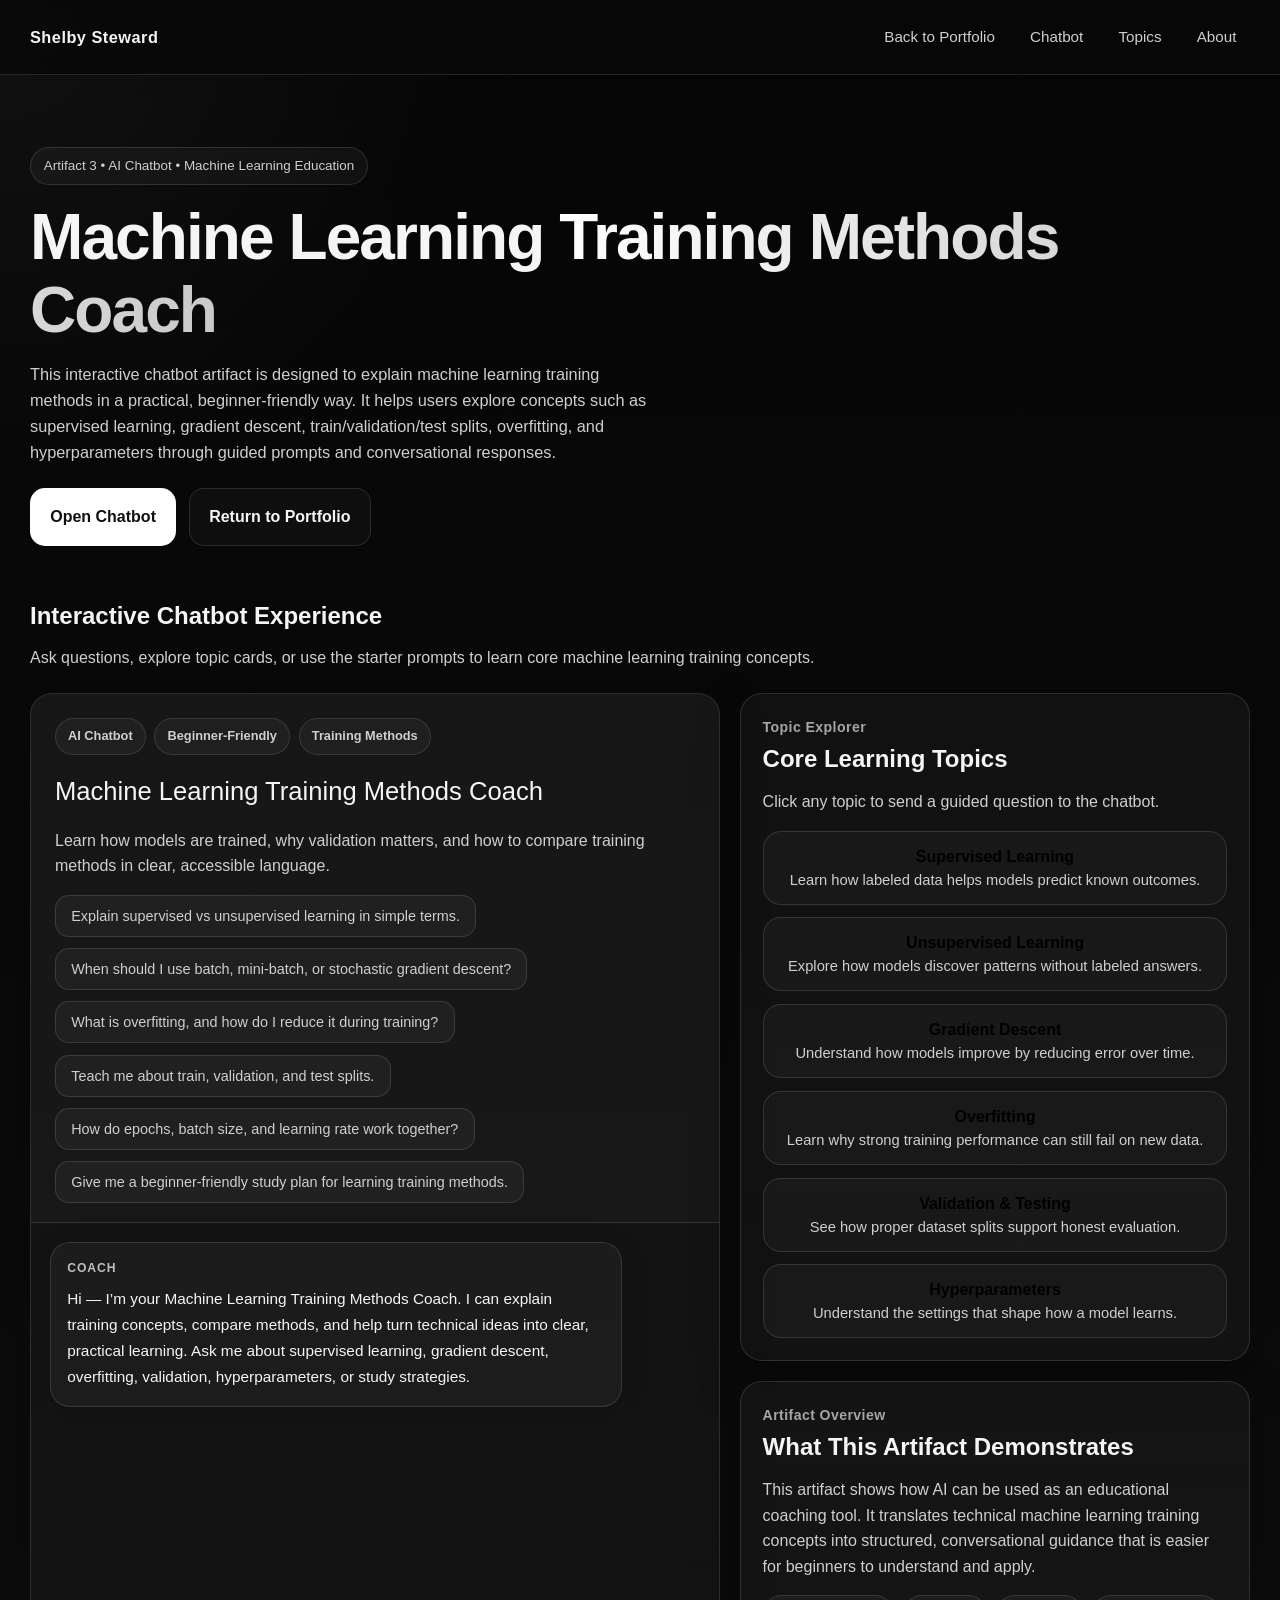
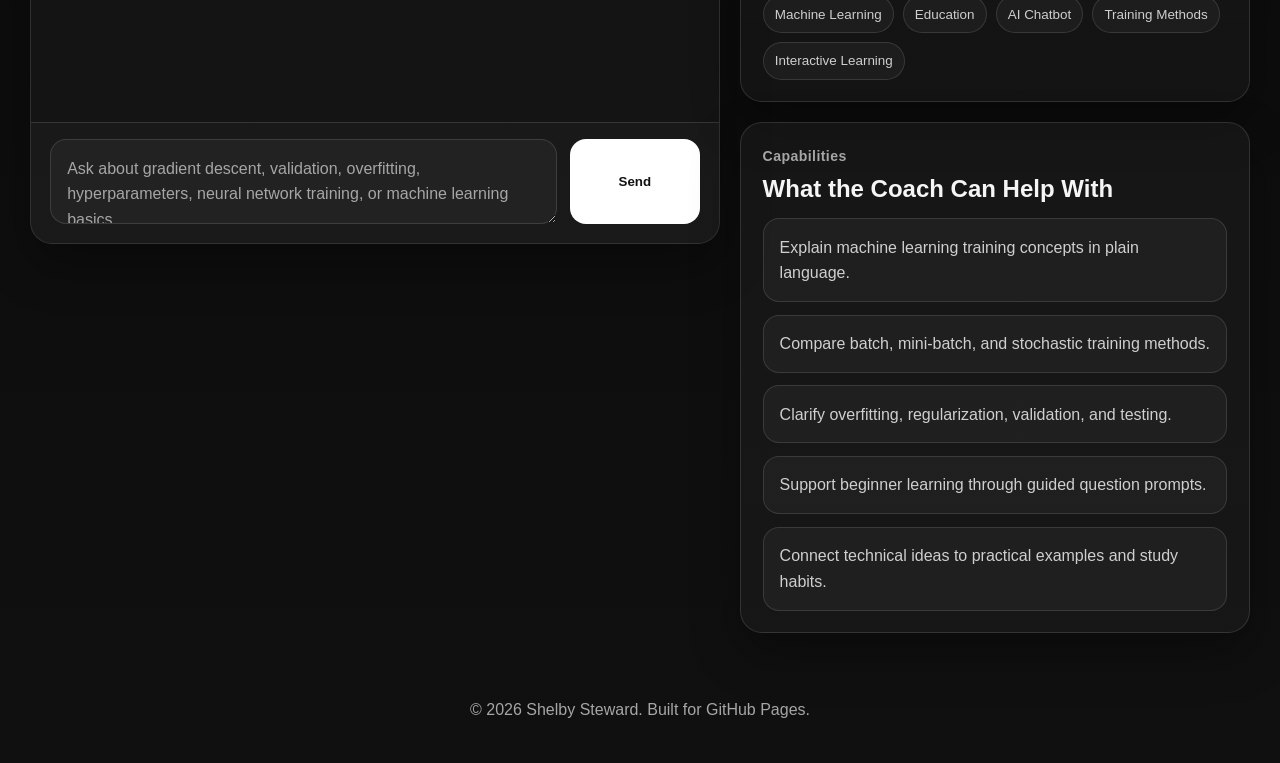
<file: ml-training-methods-coach.html>
<!DOCTYPE html>
<html lang="en">
<head>
  <meta charset="UTF-8" />
  <meta name="viewport" content="width=device-width, initial-scale=1.0" />
  <title>Machine Learning Training Methods Coach | Shelby Steward</title>
  <meta name="description" content="An interactive AI chatbot concept that teaches machine learning training methods in a clear, beginner-friendly way." />
  <style>
    :root {
      --bg: #070707;
      --bg-soft: #111111;
      --panel: #151515;
      --panel-2: #1b1b1b;
      --border: rgba(255, 255, 255, 0.12);
      --text: #f5f5f5;
      --muted: #cfcfcf;
      --muted-2: #a6a6a6;
      --accent: #ffffff;
      --radius: 22px;
      --max: 1220px;
      --shadow: 0 20px 50px rgba(0, 0, 0, 0.32);
    }

    * { box-sizing: border-box; }

    html { scroll-behavior: smooth; }

    body {
      margin: 0;
      font-family: Inter, Arial, Helvetica, sans-serif;
      background:
        radial-gradient(circle at top left, rgba(255,255,255,0.05), transparent 18%),
        linear-gradient(180deg, #050505 0%, #101010 100%);
      color: var(--text);
      line-height: 1.6;
    }

    a {
      color: inherit;
      text-decoration: none;
    }

    .container {
      width: min(var(--max), calc(100% - 2rem));
      margin: 0 auto;
    }

    .nav {
      position: sticky;
      top: 0;
      z-index: 1000;
      backdrop-filter: blur(12px);
      background: rgba(8, 8, 8, 0.88);
      border-bottom: 1px solid var(--border);
    }

    .nav-inner {
      display: flex;
      align-items: center;
      justify-content: space-between;
      gap: 1rem;
      padding: 1rem 0;
    }

    .brand {
      font-weight: 800;
      letter-spacing: 0.03em;
      font-size: 1.02rem;
    }

    .nav-links {
      display: flex;
      flex-wrap: wrap;
      gap: 0.5rem;
    }

    .nav-links a {
      color: var(--muted);
      font-size: 0.95rem;
      padding: 0.55rem 0.85rem;
      border-radius: 999px;
      transition: 0.2s ease;
    }

    .nav-links a:hover {
      color: var(--text);
      background: rgba(255,255,255,0.06);
    }

    .hero {
      padding: 4.5rem 0 2rem;
    }

    .eyebrow {
      display: inline-flex;
      padding: 0.45rem 0.8rem;
      border-radius: 999px;
      border: 1px solid var(--border);
      background: rgba(255,255,255,0.04);
      color: var(--muted);
      font-size: 0.84rem;
      margin-bottom: 1rem;
    }

    h1, h2, h3 {
      line-height: 1.15;
      margin: 0 0 0.8rem;
    }

    h1 {
      font-size: clamp(2.3rem, 5vw, 4rem);
      letter-spacing: -0.03em;
    }

    .gradient {
      background: linear-gradient(90deg, #ffffff, #c9c9c9);
      -webkit-background-clip: text;
      background-clip: text;
      color: transparent;
    }

    .hero p,
    .section-head p,
    .panel p,
    .card p {
      color: var(--muted);
    }

    .hero p {
      max-width: 70ch;
      margin: 0;
      font-size: 1.02rem;
    }

    .hero-actions {
      display: flex;
      flex-wrap: wrap;
      gap: 0.8rem;
      margin-top: 1.4rem;
    }

    .btn {
      display: inline-flex;
      align-items: center;
      justify-content: center;
      padding: 0.95rem 1.2rem;
      border-radius: 15px;
      border: 1px solid var(--border);
      font-weight: 700;
      transition: transform 0.2s ease, background 0.2s ease;
      cursor: pointer;
      background: transparent;
      color: var(--text);
    }

    .btn:hover { transform: translateY(-2px); }

    .btn-primary {
      background: #ffffff;
      color: #111111;
    }

    .btn-secondary {
      background: rgba(255,255,255,0.03);
      color: var(--text);
    }

    .section {
      padding: 1.5rem 0 3rem;
    }

    .section-head {
      margin-bottom: 1.4rem;
    }

    .grid-main {
      display: grid;
      grid-template-columns: 1.15fr 0.85fr;
      gap: 1.25rem;
      align-items: start;
    }

    .panel,
    .card {
      background: linear-gradient(180deg, rgba(255,255,255,0.04), rgba(255,255,255,0.03));
      border: 1px solid var(--border);
      border-radius: var(--radius);
      box-shadow: var(--shadow);
    }

    .panel {
      overflow: hidden;
    }

    .chat-top {
      padding: 1.5rem 1.5rem 1.2rem;
      border-bottom: 1px solid var(--border);
      background: rgba(255,255,255,0.02);
    }

    .chat-badges {
      display: flex;
      flex-wrap: wrap;
      gap: 0.55rem;
      margin-bottom: 1rem;
    }

    .badge {
      padding: 0.45rem 0.75rem;
      border-radius: 999px;
      border: 1px solid var(--border);
      background: rgba(255,255,255,0.04);
      color: var(--muted);
      font-size: 0.8rem;
      font-weight: 700;
    }

    .chat-title {
      font-size: clamp(1.4rem, 2vw, 2rem);
      margin-bottom: 0.5rem;
    }

    .quick-starters {
      display: flex;
      flex-wrap: wrap;
      gap: 0.7rem;
      margin-top: 1rem;
    }

    .starter {
      padding: 0.75rem 0.95rem;
      border-radius: 14px;
      border: 1px solid var(--border);
      background: rgba(255,255,255,0.04);
      color: var(--muted);
      font-size: 0.9rem;
      cursor: pointer;
      transition: 0.2s ease;
    }

    .starter:hover {
      color: var(--text);
      background: rgba(255,255,255,0.08);
      transform: translateY(-1px);
    }

    .chat-shell {
      display: grid;
      grid-template-rows: 1fr auto;
      min-height: 620px;
    }

    .messages {
      padding: 1.2rem 1.2rem 0;
      overflow-y: auto;
      max-height: 640px;
      scroll-behavior: smooth;
    }

    .message-row {
      display: flex;
      margin-bottom: 1rem;
    }

    .message-row.user {
      justify-content: flex-end;
    }

    .message-row.assistant {
      justify-content: flex-start;
    }

    .message {
      max-width: 88%;
      border-radius: 20px;
      padding: 1rem 1rem 0.95rem;
      border: 1px solid var(--border);
      box-shadow: 0 8px 30px rgba(0,0,0,0.14);
    }

    .message.user {
      background: #f5f5f5;
      color: #111111;
      border-color: rgba(255,255,255,0.25);
    }

    .message.assistant {
      background: rgba(255,255,255,0.04);
      color: var(--text);
    }

    .message-label {
      font-size: 0.76rem;
      text-transform: uppercase;
      letter-spacing: 0.08em;
      margin-bottom: 0.45rem;
      opacity: 0.75;
      font-weight: 700;
    }

    .message-body {
      white-space: pre-wrap;
      font-size: 0.96rem;
      line-height: 1.7;
    }

    .chat-input-wrap {
      padding: 1rem 1.2rem 1.2rem;
      border-top: 1px solid var(--border);
      background: rgba(255,255,255,0.02);
    }

    .chat-input-row {
      display: flex;
      gap: 0.8rem;
    }

    .chat-input {
      flex: 1;
      min-height: 56px;
      border-radius: 16px;
      border: 1px solid var(--border);
      background: rgba(255,255,255,0.04);
      color: var(--text);
      padding: 1rem;
      font: inherit;
      resize: vertical;
    }

    .chat-input::placeholder {
      color: var(--muted-2);
    }

    .send-btn {
      min-width: 130px;
      border-radius: 16px;
      border: 1px solid var(--border);
      background: #ffffff;
      color: #111111;
      font-weight: 800;
      cursor: pointer;
      padding: 0 1rem;
    }

    .side-stack {
      display: grid;
      gap: 1.25rem;
    }

    .card {
      padding: 1.35rem;
    }

    .meta {
      color: var(--muted-2);
      font-size: 0.88rem;
      font-weight: 700;
      letter-spacing: 0.03em;
      margin-bottom: 0.45rem;
    }

    .topic-grid {
      display: grid;
      gap: 0.8rem;
      margin-top: 1rem;
    }

    .topic-card {
      padding: 1rem;
      border-radius: 18px;
      border: 1px solid var(--border);
      background: rgba(255,255,255,0.03);
      cursor: pointer;
      transition: 0.2s ease;
    }

    .topic-card:hover {
      background: rgba(255,255,255,0.06);
      transform: translateY(-2px);
    }

    .topic-card h3 {
      font-size: 1rem;
      margin-bottom: 0.35rem;
    }

    .topic-card p {
      margin: 0;
      font-size: 0.92rem;
    }

    .tag-wrap {
      display: flex;
      flex-wrap: wrap;
      gap: 0.55rem;
      margin-top: 1rem;
    }

    .tag {
      padding: 0.45rem 0.7rem;
      border-radius: 999px;
      border: 1px solid var(--border);
      background: rgba(255,255,255,0.04);
      color: var(--muted);
      font-size: 0.84rem;
    }

    .feature-list {
      display: grid;
      gap: 0.8rem;
      margin-top: 1rem;
    }

    .feature-item {
      padding: 0.95rem 1rem;
      border-radius: 16px;
      background: rgba(255,255,255,0.04);
      border: 1px solid var(--border);
      color: var(--muted);
    }

    footer {
      text-align: center;
      color: var(--muted-2);
      padding: 1rem 0 2.5rem;
    }

    @media (max-width: 980px) {
      .grid-main {
        grid-template-columns: 1fr;
      }

      .messages {
        max-height: 500px;
      }
    }

    @media (max-width: 680px) {
      .nav-inner {
        flex-direction: column;
        align-items: flex-start;
      }

      .hero {
        padding-top: 3.5rem;
      }

      .hero-actions,
      .chat-input-row {
        flex-direction: column;
      }

      .btn,
      .send-btn {
        width: 100%;
      }

      .message {
        max-width: 100%;
      }
    }
  </style>
</head>
<body>
  <header class="nav">
    <div class="container nav-inner">
      <a href="index.html" class="brand">Shelby Steward</a>
      <nav class="nav-links">
        <a href="index.html#projects">Back to Portfolio</a>
        <a href="#coach">Chatbot</a>
        <a href="#topics">Topics</a>
        <a href="#about-artifact">About</a>
      </nav>
    </div>
  </header>

  <main>
    <section class="hero">
      <div class="container">
        <div class="eyebrow">Artifact 3 • AI Chatbot • Machine Learning Education</div>
        <h1>Machine Learning <span class="gradient">Training Methods Coach</span></h1>
        <p>
          This interactive chatbot artifact is designed to explain machine learning training methods in a practical, beginner-friendly way. It helps users explore concepts such as supervised learning, gradient descent, train/validation/test splits, overfitting, and hyperparameters through guided prompts and conversational responses.
        </p>
        <div class="hero-actions">
          <a class="btn btn-primary" href="#coach">Open Chatbot</a>
          <a class="btn btn-secondary" href="index.html#projects">Return to Portfolio</a>
        </div>
      </div>
    </section>

    <section class="section" id="coach">
      <div class="container">
        <div class="section-head">
          <h2>Interactive Chatbot Experience</h2>
          <p>Ask questions, explore topic cards, or use the starter prompts to learn core machine learning training concepts.</p>
        </div>

        <div class="grid-main">
          <div class="panel">
            <div class="chat-top">
              <div class="chat-badges">
                <span class="badge">AI Chatbot</span>
                <span class="badge">Beginner-Friendly</span>
                <span class="badge">Training Methods</span>
              </div>
              <div class="chat-title">Machine Learning Training Methods Coach</div>
              <p>
                Learn how models are trained, why validation matters, and how to compare training methods in clear, accessible language.
              </p>

              <div class="quick-starters">
                <button class="starter" type="button">Explain supervised vs unsupervised learning in simple terms.</button>
                <button class="starter" type="button">When should I use batch, mini-batch, or stochastic gradient descent?</button>
                <button class="starter" type="button">What is overfitting, and how do I reduce it during training?</button>
                <button class="starter" type="button">Teach me about train, validation, and test splits.</button>
                <button class="starter" type="button">How do epochs, batch size, and learning rate work together?</button>
                <button class="starter" type="button">Give me a beginner-friendly study plan for learning training methods.</button>
              </div>
            </div>

            <div class="chat-shell">
              <div class="messages" id="messages"></div>

              <div class="chat-input-wrap">
                <div class="chat-input-row">
                  <textarea
                    id="chatInput"
                    class="chat-input"
                    placeholder="Ask about gradient descent, validation, overfitting, hyperparameters, neural network training, or machine learning basics..."
                    rows="2"
                  ></textarea>
                  <button id="sendBtn" class="send-btn" type="button">Send</button>
                </div>
              </div>
            </div>
          </div>

          <div class="side-stack">
            <article class="card" id="topics">
              <div class="meta">Topic Explorer</div>
              <h2>Core Learning Topics</h2>
              <p>Click any topic to send a guided question to the chatbot.</p>

              <div class="topic-grid">
                <button class="topic-card" type="button" data-prompt="Teach me about supervised learning.">
                  <h3>Supervised Learning</h3>
                  <p>Learn how labeled data helps models predict known outcomes.</p>
                </button>

                <button class="topic-card" type="button" data-prompt="Teach me about unsupervised learning.">
                  <h3>Unsupervised Learning</h3>
                  <p>Explore how models discover patterns without labeled answers.</p>
                </button>

                <button class="topic-card" type="button" data-prompt="Explain gradient descent and the difference between batch, mini-batch, and stochastic gradient descent.">
                  <h3>Gradient Descent</h3>
                  <p>Understand how models improve by reducing error over time.</p>
                </button>

                <button class="topic-card" type="button" data-prompt="Explain overfitting and how to reduce it during training.">
                  <h3>Overfitting</h3>
                  <p>Learn why strong training performance can still fail on new data.</p>
                </button>

                <button class="topic-card" type="button" data-prompt="Teach me about train, validation, and test splits.">
                  <h3>Validation & Testing</h3>
                  <p>See how proper dataset splits support honest evaluation.</p>
                </button>

                <button class="topic-card" type="button" data-prompt="Teach me about hyperparameters in machine learning.">
                  <h3>Hyperparameters</h3>
                  <p>Understand the settings that shape how a model learns.</p>
                </button>
              </div>
            </article>

            <article class="card" id="about-artifact">
              <div class="meta">Artifact Overview</div>
              <h2>What This Artifact Demonstrates</h2>
              <p>
                This artifact shows how AI can be used as an educational coaching tool. It translates technical machine learning training concepts into structured, conversational guidance that is easier for beginners to understand and apply.
              </p>

              <div class="tag-wrap">
                <span class="tag">Machine Learning</span>
                <span class="tag">Education</span>
                <span class="tag">AI Chatbot</span>
                <span class="tag">Training Methods</span>
                <span class="tag">Interactive Learning</span>
              </div>
            </article>

            <article class="card">
              <div class="meta">Capabilities</div>
              <h2>What the Coach Can Help With</h2>

              <div class="feature-list">
                <div class="feature-item">Explain machine learning training concepts in plain language.</div>
                <div class="feature-item">Compare batch, mini-batch, and stochastic training methods.</div>
                <div class="feature-item">Clarify overfitting, regularization, validation, and testing.</div>
                <div class="feature-item">Support beginner learning through guided question prompts.</div>
                <div class="feature-item">Connect technical ideas to practical examples and study habits.</div>
              </div>
            </article>
          </div>
        </div>
      </div>
    </section>
  </main>

  <footer>
    <div class="container">© <span id="year"></span> Shelby Steward. Built for GitHub Pages.</div>
  </footer>

  <script>
    document.getElementById('year').textContent = new Date().getFullYear();

    const messagesEl = document.getElementById('messages');
    const inputEl = document.getElementById('chatInput');
    const sendBtn = document.getElementById('sendBtn');
    const starterButtons = document.querySelectorAll('.starter');
    const topicCards = document.querySelectorAll('.topic-card');

    const starterMessage = "Hi — I’m your Machine Learning Training Methods Coach. I can explain training concepts, compare methods, and help turn technical ideas into clear, practical learning. Ask me about supervised learning, gradient descent, overfitting, validation, hyperparameters, or study strategies.";

    function addMessage(role, content) {
      const row = document.createElement('div');
      row.className = `message-row ${role}`;

      const bubble = document.createElement('div');
      bubble.className = `message ${role}`;

      const label = document.createElement('div');
      label.className = 'message-label';
      label.textContent = role === 'assistant' ? 'Coach' : 'You';

      const body = document.createElement('div');
      body.className = 'message-body';
      body.textContent = content;

      bubble.appendChild(label);
      bubble.appendChild(body);
      row.appendChild(bubble);
      messagesEl.appendChild(row);
      messagesEl.scrollTop = messagesEl.scrollHeight;
    }

    function buildCoachResponse(input) {
      const q = input.toLowerCase();
      const sections = [];

      function addSection(title, text) {
        sections.push({ title, text });
      }

      if (q.includes('supervised') || q.includes('unsupervised')) {
        addSection(
          'Core Idea',
          'Supervised learning uses labeled data, meaning the model sees both the input and the correct answer during training. Unsupervised learning uses unlabeled data and looks for structure on its own, such as clusters or hidden patterns.'
        );
        addSection(
          'Simple Example',
          'A spam filter is supervised because it learns from emails already marked as spam or not spam. Customer segmentation is unsupervised because the model groups customers without being told the correct categories first.'
        );
        addSection(
          'When to Use Each',
          'Use supervised learning when you want to predict a known outcome. Use unsupervised learning when your goal is discovery, exploration, or pattern finding.'
        );
      }

      if (q.includes('gradient descent') || q.includes('mini-batch') || q.includes('stochastic') || q.includes('batch')) {
        addSection(
          'What Gradient Descent Does',
          'Gradient descent is the process of adjusting model parameters to reduce error. Think of it like taking repeated downhill steps toward a better answer.'
        );
        addSection(
          'Training Method Comparison',
          'Batch gradient descent uses the entire dataset for each update, which is stable but slower. Stochastic gradient descent updates after one example at a time, which is faster but noisier. Mini-batch gradient descent uses small groups of examples and is usually the most practical option because it balances speed, memory efficiency, and stability.'
        );
        addSection(
          'Best Practical Advice',
          'In modern machine learning, mini-batch training is often the default choice because it works well with larger datasets and common hardware environments.'
        );
      }

      if (q.includes('overfitting') || q.includes('regularization') || q.includes('dropout') || q.includes('early stopping')) {
        addSection(
          'What Overfitting Means',
          'Overfitting happens when a model learns the training data too specifically instead of learning general patterns. This usually shows up when training performance looks strong but validation or test performance is weaker.'
        );
        addSection(
          'How to Reduce It',
          'Common ways to reduce overfitting include using more data, simplifying the model, applying regularization, using dropout in neural networks, improving validation practices, and stopping training early when validation performance stops improving.'
        );
        addSection(
          'What to Watch For',
          'A growing gap between training performance and validation performance is often a warning sign that the model is memorizing instead of generalizing.'
        );
      }

      if (q.includes('train') || q.includes('validation') || q.includes('test')) {
        addSection(
          'How the Splits Work',
          'The training set teaches the model. The validation set helps you tune decisions such as model settings and training choices. The test set is saved for final evaluation so you can measure how the finished model performs on data it truly has not seen.'
        );
        addSection(
          'Why This Matters',
          'Keeping these roles separate helps prevent overly optimistic results. If you repeatedly use the test set during development, it stops being an honest final check.'
        );
        addSection(
          'Rule of Thumb',
          'Train on the training set, tune on the validation set, and judge final performance on the test set.'
        );
      }

      if (q.includes('epoch') || q.includes('learning rate') || q.includes('batch size')) {
        addSection(
          'How They Work Together',
          'An epoch is one full pass through the training data. Batch size tells you how many examples the model processes before updating itself. Learning rate controls how large each update step is.'
        );
        addSection(
          'Why Balance Matters',
          'If the learning rate is too high, training can become unstable and miss good solutions. If it is too low, training may be very slow. Batch size influences speed, stability, and memory use, so these settings often need to be tuned together.'
        );
      }

      if (q.includes('hyperparameter')) {
        addSection(
          'What Hyperparameters Are',
          'Hyperparameters are training settings chosen before or during model development. They are not learned automatically from the data. Examples include learning rate, batch size, number of epochs, model depth, and regularization strength.'
        );
        addSection(
          'Why They Matter',
          'Hyperparameters strongly shape model behavior. Even a well-designed model can perform poorly if the training settings are not chosen carefully.'
        );
      }

      if (q.includes('study plan') || q.includes('beginner') || q.includes('learn')) {
        addSection(
          'Beginner Learning Path',
          'A helpful order is: learn classification and regression first, then dataset splits, loss and error, gradient descent, overfitting, regularization, evaluation metrics, and finally neural networks and hyperparameter tuning.'
        );
        addSection(
          'How to Practice',
          'Use one small dataset at a time. Train a simple baseline model, check its performance, then change one setting at a time and compare what happens. That process teaches training behavior much faster than memorizing definitions alone.'
        );
        addSection(
          'Coach Tip',
          'The fastest way to understand training methods is to compare results after small changes, not just read about them.'
        );
      }

      if (q.includes('neural network') || q.includes('backpropagation')) {
        addSection(
          'Neural Network Training Basics',
          'Neural networks learn by making predictions, measuring how wrong they are, and then adjusting internal weights to reduce that error.'
        );
        addSection(
          'Where Backpropagation Fits',
          'Backpropagation is the method used to send error information backward through the network so the model knows which weights to update and by how much.'
        );
      }

      if (sections.length === 0) {
        addSection(
          'Coaching Response',
          'I can help explain machine learning training methods, compare approaches, define technical concepts in plain language, and guide you through study questions step by step.'
        );
        addSection(
          'Try Asking',
          'Try questions like: What is the difference between training and validation data? How do I choose a batch size? Why does overfitting happen? or What does learning rate actually control?'
        );
      }

      return sections.map(section => `${section.title}\n${section.text}`).join('\n\n');
    }

    function sendMessage(text) {
      const value = (text || inputEl.value).trim();
      if (!value) return;

      addMessage('user', value);
      const response = buildCoachResponse(value);
      addMessage('assistant', response);
      inputEl.value = '';
      inputEl.focus();
    }

    sendBtn.addEventListener('click', () => sendMessage());

    inputEl.addEventListener('keydown', event => {
      if (event.key === 'Enter' && !event.shiftKey) {
        event.preventDefault();
        sendMessage();
      }
    });

    starterButtons.forEach(button => {
      button.addEventListener('click', () => sendMessage(button.textContent));
    });

    topicCards.forEach(card => {
      card.addEventListener('click', () => {
        sendMessage(card.getAttribute('data-prompt'));
      });
    });

    addMessage('assistant', starterMessage);
  </script>
</body>
</html>
</file>
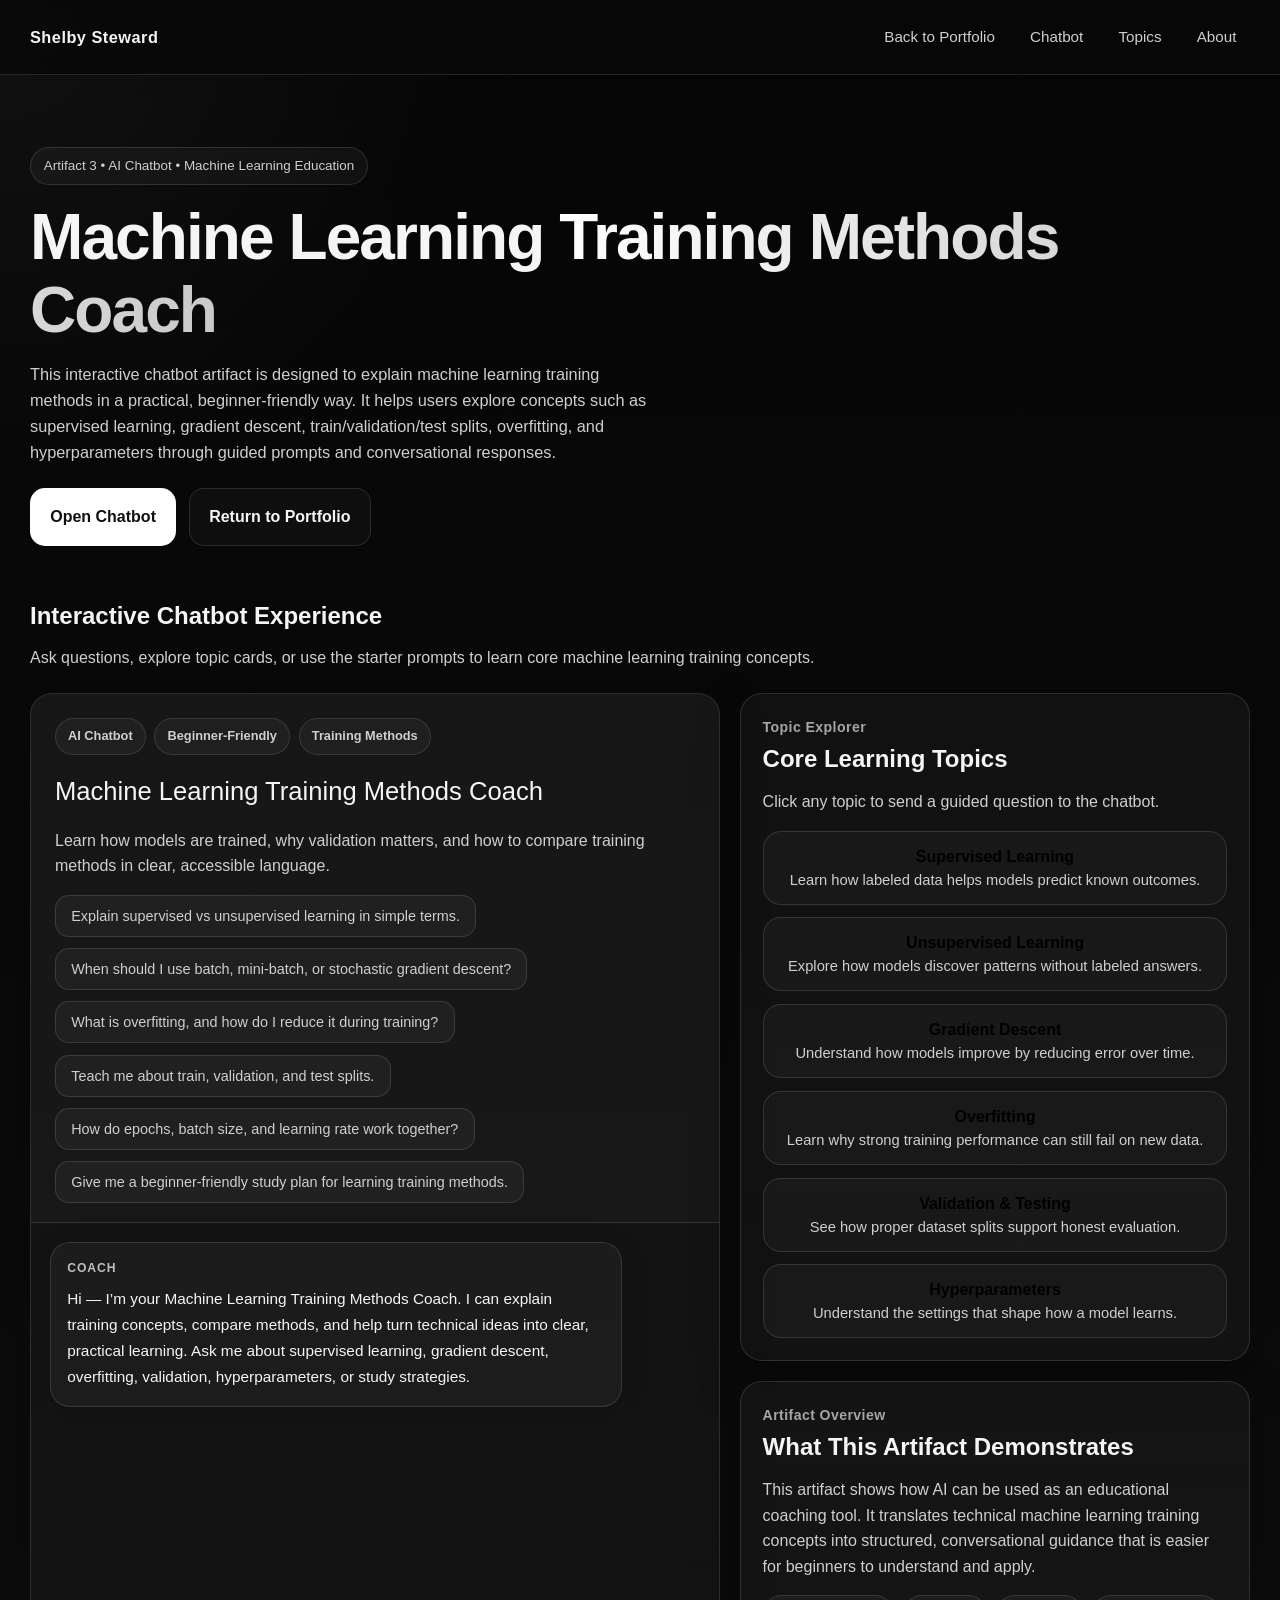
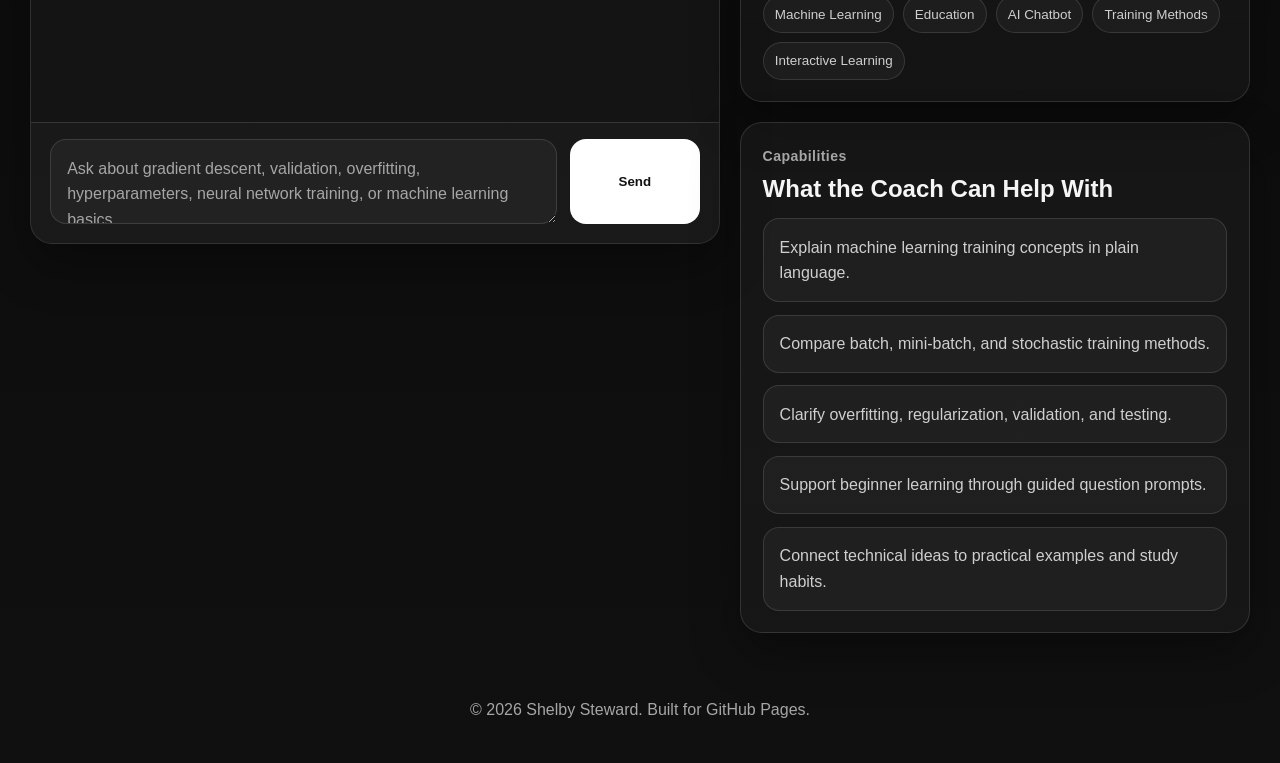
<file: ml-training-methods-coach.html.html>
<!DOCTYPE html>
<html lang="en">
<head>
  <meta charset="UTF-8" />
  <meta name="viewport" content="width=device-width, initial-scale=1.0" />
  <title>Machine Learning Training Methods Coach | Shelby Steward</title>
  <meta name="description" content="An interactive AI chatbot concept that teaches machine learning training methods in a clear, beginner-friendly way." />
  <style>
    :root {
      --bg: #070707;
      --bg-soft: #111111;
      --panel: #151515;
      --panel-2: #1b1b1b;
      --border: rgba(255, 255, 255, 0.12);
      --text: #f5f5f5;
      --muted: #cfcfcf;
      --muted-2: #a6a6a6;
      --accent: #ffffff;
      --radius: 22px;
      --max: 1220px;
      --shadow: 0 20px 50px rgba(0, 0, 0, 0.32);
    }

    * { box-sizing: border-box; }

    html { scroll-behavior: smooth; }

    body {
      margin: 0;
      font-family: Inter, Arial, Helvetica, sans-serif;
      background:
        radial-gradient(circle at top left, rgba(255,255,255,0.05), transparent 18%),
        linear-gradient(180deg, #050505 0%, #101010 100%);
      color: var(--text);
      line-height: 1.6;
    }

    a {
      color: inherit;
      text-decoration: none;
    }

    .container {
      width: min(var(--max), calc(100% - 2rem));
      margin: 0 auto;
    }

    .nav {
      position: sticky;
      top: 0;
      z-index: 1000;
      backdrop-filter: blur(12px);
      background: rgba(8, 8, 8, 0.88);
      border-bottom: 1px solid var(--border);
    }

    .nav-inner {
      display: flex;
      align-items: center;
      justify-content: space-between;
      gap: 1rem;
      padding: 1rem 0;
    }

    .brand {
      font-weight: 800;
      letter-spacing: 0.03em;
      font-size: 1.02rem;
    }

    .nav-links {
      display: flex;
      flex-wrap: wrap;
      gap: 0.5rem;
    }

    .nav-links a {
      color: var(--muted);
      font-size: 0.95rem;
      padding: 0.55rem 0.85rem;
      border-radius: 999px;
      transition: 0.2s ease;
    }

    .nav-links a:hover {
      color: var(--text);
      background: rgba(255,255,255,0.06);
    }

    .hero {
      padding: 4.5rem 0 2rem;
    }

    .eyebrow {
      display: inline-flex;
      padding: 0.45rem 0.8rem;
      border-radius: 999px;
      border: 1px solid var(--border);
      background: rgba(255,255,255,0.04);
      color: var(--muted);
      font-size: 0.84rem;
      margin-bottom: 1rem;
    }

    h1, h2, h3 {
      line-height: 1.15;
      margin: 0 0 0.8rem;
    }

    h1 {
      font-size: clamp(2.3rem, 5vw, 4rem);
      letter-spacing: -0.03em;
    }

    .gradient {
      background: linear-gradient(90deg, #ffffff, #c9c9c9);
      -webkit-background-clip: text;
      background-clip: text;
      color: transparent;
    }

    .hero p,
    .section-head p,
    .panel p,
    .card p {
      color: var(--muted);
    }

    .hero p {
      max-width: 70ch;
      margin: 0;
      font-size: 1.02rem;
    }

    .hero-actions {
      display: flex;
      flex-wrap: wrap;
      gap: 0.8rem;
      margin-top: 1.4rem;
    }

    .btn {
      display: inline-flex;
      align-items: center;
      justify-content: center;
      padding: 0.95rem 1.2rem;
      border-radius: 15px;
      border: 1px solid var(--border);
      font-weight: 700;
      transition: transform 0.2s ease, background 0.2s ease;
      cursor: pointer;
      background: transparent;
      color: var(--text);
    }

    .btn:hover { transform: translateY(-2px); }

    .btn-primary {
      background: #ffffff;
      color: #111111;
    }

    .btn-secondary {
      background: rgba(255,255,255,0.03);
      color: var(--text);
    }

    .section {
      padding: 1.5rem 0 3rem;
    }

    .section-head {
      margin-bottom: 1.4rem;
    }

    .grid-main {
      display: grid;
      grid-template-columns: 1.15fr 0.85fr;
      gap: 1.25rem;
      align-items: start;
    }

    .panel,
    .card {
      background: linear-gradient(180deg, rgba(255,255,255,0.04), rgba(255,255,255,0.03));
      border: 1px solid var(--border);
      border-radius: var(--radius);
      box-shadow: var(--shadow);
    }

    .panel {
      overflow: hidden;
    }

    .chat-top {
      padding: 1.5rem 1.5rem 1.2rem;
      border-bottom: 1px solid var(--border);
      background: rgba(255,255,255,0.02);
    }

    .chat-badges {
      display: flex;
      flex-wrap: wrap;
      gap: 0.55rem;
      margin-bottom: 1rem;
    }

    .badge {
      padding: 0.45rem 0.75rem;
      border-radius: 999px;
      border: 1px solid var(--border);
      background: rgba(255,255,255,0.04);
      color: var(--muted);
      font-size: 0.8rem;
      font-weight: 700;
    }

    .chat-title {
      font-size: clamp(1.4rem, 2vw, 2rem);
      margin-bottom: 0.5rem;
    }

    .quick-starters {
      display: flex;
      flex-wrap: wrap;
      gap: 0.7rem;
      margin-top: 1rem;
    }

    .starter {
      padding: 0.75rem 0.95rem;
      border-radius: 14px;
      border: 1px solid var(--border);
      background: rgba(255,255,255,0.04);
      color: var(--muted);
      font-size: 0.9rem;
      cursor: pointer;
      transition: 0.2s ease;
    }

    .starter:hover {
      color: var(--text);
      background: rgba(255,255,255,0.08);
      transform: translateY(-1px);
    }

    .chat-shell {
      display: grid;
      grid-template-rows: 1fr auto;
      min-height: 620px;
    }

    .messages {
      padding: 1.2rem 1.2rem 0;
      overflow-y: auto;
      max-height: 640px;
      scroll-behavior: smooth;
    }

    .message-row {
      display: flex;
      margin-bottom: 1rem;
    }

    .message-row.user {
      justify-content: flex-end;
    }

    .message-row.assistant {
      justify-content: flex-start;
    }

    .message {
      max-width: 88%;
      border-radius: 20px;
      padding: 1rem 1rem 0.95rem;
      border: 1px solid var(--border);
      box-shadow: 0 8px 30px rgba(0,0,0,0.14);
    }

    .message.user {
      background: #f5f5f5;
      color: #111111;
      border-color: rgba(255,255,255,0.25);
    }

    .message.assistant {
      background: rgba(255,255,255,0.04);
      color: var(--text);
    }

    .message-label {
      font-size: 0.76rem;
      text-transform: uppercase;
      letter-spacing: 0.08em;
      margin-bottom: 0.45rem;
      opacity: 0.75;
      font-weight: 700;
    }

    .message-body {
      white-space: pre-wrap;
      font-size: 0.96rem;
      line-height: 1.7;
    }

    .chat-input-wrap {
      padding: 1rem 1.2rem 1.2rem;
      border-top: 1px solid var(--border);
      background: rgba(255,255,255,0.02);
    }

    .chat-input-row {
      display: flex;
      gap: 0.8rem;
    }

    .chat-input {
      flex: 1;
      min-height: 56px;
      border-radius: 16px;
      border: 1px solid var(--border);
      background: rgba(255,255,255,0.04);
      color: var(--text);
      padding: 1rem;
      font: inherit;
      resize: vertical;
    }

    .chat-input::placeholder {
      color: var(--muted-2);
    }

    .send-btn {
      min-width: 130px;
      border-radius: 16px;
      border: 1px solid var(--border);
      background: #ffffff;
      color: #111111;
      font-weight: 800;
      cursor: pointer;
      padding: 0 1rem;
    }

    .side-stack {
      display: grid;
      gap: 1.25rem;
    }

    .card {
      padding: 1.35rem;
    }

    .meta {
      color: var(--muted-2);
      font-size: 0.88rem;
      font-weight: 700;
      letter-spacing: 0.03em;
      margin-bottom: 0.45rem;
    }

    .topic-grid {
      display: grid;
      gap: 0.8rem;
      margin-top: 1rem;
    }

    .topic-card {
      padding: 1rem;
      border-radius: 18px;
      border: 1px solid var(--border);
      background: rgba(255,255,255,0.03);
      cursor: pointer;
      transition: 0.2s ease;
    }

    .topic-card:hover {
      background: rgba(255,255,255,0.06);
      transform: translateY(-2px);
    }

    .topic-card h3 {
      font-size: 1rem;
      margin-bottom: 0.35rem;
    }

    .topic-card p {
      margin: 0;
      font-size: 0.92rem;
    }

    .tag-wrap {
      display: flex;
      flex-wrap: wrap;
      gap: 0.55rem;
      margin-top: 1rem;
    }

    .tag {
      padding: 0.45rem 0.7rem;
      border-radius: 999px;
      border: 1px solid var(--border);
      background: rgba(255,255,255,0.04);
      color: var(--muted);
      font-size: 0.84rem;
    }

    .feature-list {
      display: grid;
      gap: 0.8rem;
      margin-top: 1rem;
    }

    .feature-item {
      padding: 0.95rem 1rem;
      border-radius: 16px;
      background: rgba(255,255,255,0.04);
      border: 1px solid var(--border);
      color: var(--muted);
    }

    footer {
      text-align: center;
      color: var(--muted-2);
      padding: 1rem 0 2.5rem;
    }

    @media (max-width: 980px) {
      .grid-main {
        grid-template-columns: 1fr;
      }

      .messages {
        max-height: 500px;
      }
    }

    @media (max-width: 680px) {
      .nav-inner {
        flex-direction: column;
        align-items: flex-start;
      }

      .hero {
        padding-top: 3.5rem;
      }

      .hero-actions,
      .chat-input-row {
        flex-direction: column;
      }

      .btn,
      .send-btn {
        width: 100%;
      }

      .message {
        max-width: 100%;
      }
    }
  </style>
</head>
<body>
  <header class="nav">
    <div class="container nav-inner">
      <a href="index.html" class="brand">Shelby Steward</a>
      <nav class="nav-links">
        <a href="index.html#projects">Back to Portfolio</a>
        <a href="#coach">Chatbot</a>
        <a href="#topics">Topics</a>
        <a href="#about-artifact">About</a>
      </nav>
    </div>
  </header>

  <main>
    <section class="hero">
      <div class="container">
        <div class="eyebrow">Artifact 3 • AI Chatbot • Machine Learning Education</div>
        <h1>Machine Learning <span class="gradient">Training Methods Coach</span></h1>
        <p>
          This interactive chatbot artifact is designed to explain machine learning training methods in a practical, beginner-friendly way. It helps users explore concepts such as supervised learning, gradient descent, train/validation/test splits, overfitting, and hyperparameters through guided prompts and conversational responses.
        </p>
        <div class="hero-actions">
          <a class="btn btn-primary" href="#coach">Open Chatbot</a>
          <a class="btn btn-secondary" href="index.html#projects">Return to Portfolio</a>
        </div>
      </div>
    </section>

    <section class="section" id="coach">
      <div class="container">
        <div class="section-head">
          <h2>Interactive Chatbot Experience</h2>
          <p>Ask questions, explore topic cards, or use the starter prompts to learn core machine learning training concepts.</p>
        </div>

        <div class="grid-main">
          <div class="panel">
            <div class="chat-top">
              <div class="chat-badges">
                <span class="badge">AI Chatbot</span>
                <span class="badge">Beginner-Friendly</span>
                <span class="badge">Training Methods</span>
              </div>
              <div class="chat-title">Machine Learning Training Methods Coach</div>
              <p>
                Learn how models are trained, why validation matters, and how to compare training methods in clear, accessible language.
              </p>

              <div class="quick-starters">
                <button class="starter" type="button">Explain supervised vs unsupervised learning in simple terms.</button>
                <button class="starter" type="button">When should I use batch, mini-batch, or stochastic gradient descent?</button>
                <button class="starter" type="button">What is overfitting, and how do I reduce it during training?</button>
                <button class="starter" type="button">Teach me about train, validation, and test splits.</button>
                <button class="starter" type="button">How do epochs, batch size, and learning rate work together?</button>
                <button class="starter" type="button">Give me a beginner-friendly study plan for learning training methods.</button>
              </div>
            </div>

            <div class="chat-shell">
              <div class="messages" id="messages"></div>

              <div class="chat-input-wrap">
                <div class="chat-input-row">
                  <textarea
                    id="chatInput"
                    class="chat-input"
                    placeholder="Ask about gradient descent, validation, overfitting, hyperparameters, neural network training, or machine learning basics..."
                    rows="2"
                  ></textarea>
                  <button id="sendBtn" class="send-btn" type="button">Send</button>
                </div>
              </div>
            </div>
          </div>

          <div class="side-stack">
            <article class="card" id="topics">
              <div class="meta">Topic Explorer</div>
              <h2>Core Learning Topics</h2>
              <p>Click any topic to send a guided question to the chatbot.</p>

              <div class="topic-grid">
                <button class="topic-card" type="button" data-prompt="Teach me about supervised learning.">
                  <h3>Supervised Learning</h3>
                  <p>Learn how labeled data helps models predict known outcomes.</p>
                </button>

                <button class="topic-card" type="button" data-prompt="Teach me about unsupervised learning.">
                  <h3>Unsupervised Learning</h3>
                  <p>Explore how models discover patterns without labeled answers.</p>
                </button>

                <button class="topic-card" type="button" data-prompt="Explain gradient descent and the difference between batch, mini-batch, and stochastic gradient descent.">
                  <h3>Gradient Descent</h3>
                  <p>Understand how models improve by reducing error over time.</p>
                </button>

                <button class="topic-card" type="button" data-prompt="Explain overfitting and how to reduce it during training.">
                  <h3>Overfitting</h3>
                  <p>Learn why strong training performance can still fail on new data.</p>
                </button>

                <button class="topic-card" type="button" data-prompt="Teach me about train, validation, and test splits.">
                  <h3>Validation & Testing</h3>
                  <p>See how proper dataset splits support honest evaluation.</p>
                </button>

                <button class="topic-card" type="button" data-prompt="Teach me about hyperparameters in machine learning.">
                  <h3>Hyperparameters</h3>
                  <p>Understand the settings that shape how a model learns.</p>
                </button>
              </div>
            </article>

            <article class="card" id="about-artifact">
              <div class="meta">Artifact Overview</div>
              <h2>What This Artifact Demonstrates</h2>
              <p>
                This artifact shows how AI can be used as an educational coaching tool. It translates technical machine learning training concepts into structured, conversational guidance that is easier for beginners to understand and apply.
              </p>

              <div class="tag-wrap">
                <span class="tag">Machine Learning</span>
                <span class="tag">Education</span>
                <span class="tag">AI Chatbot</span>
                <span class="tag">Training Methods</span>
                <span class="tag">Interactive Learning</span>
              </div>
            </article>

            <article class="card">
              <div class="meta">Capabilities</div>
              <h2>What the Coach Can Help With</h2>

              <div class="feature-list">
                <div class="feature-item">Explain machine learning training concepts in plain language.</div>
                <div class="feature-item">Compare batch, mini-batch, and stochastic training methods.</div>
                <div class="feature-item">Clarify overfitting, regularization, validation, and testing.</div>
                <div class="feature-item">Support beginner learning through guided question prompts.</div>
                <div class="feature-item">Connect technical ideas to practical examples and study habits.</div>
              </div>
            </article>
          </div>
        </div>
      </div>
    </section>
  </main>

  <footer>
    <div class="container">© <span id="year"></span> Shelby Steward. Built for GitHub Pages.</div>
  </footer>

  <script>
    document.getElementById('year').textContent = new Date().getFullYear();

    const messagesEl = document.getElementById('messages');
    const inputEl = document.getElementById('chatInput');
    const sendBtn = document.getElementById('sendBtn');
    const starterButtons = document.querySelectorAll('.starter');
    const topicCards = document.querySelectorAll('.topic-card');

    const starterMessage = "Hi — I’m your Machine Learning Training Methods Coach. I can explain training concepts, compare methods, and help turn technical ideas into clear, practical learning. Ask me about supervised learning, gradient descent, overfitting, validation, hyperparameters, or study strategies.";

    function addMessage(role, content) {
      const row = document.createElement('div');
      row.className = `message-row ${role}`;

      const bubble = document.createElement('div');
      bubble.className = `message ${role}`;

      const label = document.createElement('div');
      label.className = 'message-label';
      label.textContent = role === 'assistant' ? 'Coach' : 'You';

      const body = document.createElement('div');
      body.className = 'message-body';
      body.textContent = content;

      bubble.appendChild(label);
      bubble.appendChild(body);
      row.appendChild(bubble);
      messagesEl.appendChild(row);
      messagesEl.scrollTop = messagesEl.scrollHeight;
    }

    function buildCoachResponse(input) {
      const q = input.toLowerCase();
      const sections = [];

      function addSection(title, text) {
        sections.push({ title, text });
      }

      if (q.includes('supervised') || q.includes('unsupervised')) {
        addSection(
          'Core Idea',
          'Supervised learning uses labeled data, meaning the model sees both the input and the correct answer during training. Unsupervised learning uses unlabeled data and looks for structure on its own, such as clusters or hidden patterns.'
        );
        addSection(
          'Simple Example',
          'A spam filter is supervised because it learns from emails already marked as spam or not spam. Customer segmentation is unsupervised because the model groups customers without being told the correct categories first.'
        );
        addSection(
          'When to Use Each',
          'Use supervised learning when you want to predict a known outcome. Use unsupervised learning when your goal is discovery, exploration, or pattern finding.'
        );
      }

      if (q.includes('gradient descent') || q.includes('mini-batch') || q.includes('stochastic') || q.includes('batch')) {
        addSection(
          'What Gradient Descent Does',
          'Gradient descent is the process of adjusting model parameters to reduce error. Think of it like taking repeated downhill steps toward a better answer.'
        );
        addSection(
          'Training Method Comparison',
          'Batch gradient descent uses the entire dataset for each update, which is stable but slower. Stochastic gradient descent updates after one example at a time, which is faster but noisier. Mini-batch gradient descent uses small groups of examples and is usually the most practical option because it balances speed, memory efficiency, and stability.'
        );
        addSection(
          'Best Practical Advice',
          'In modern machine learning, mini-batch training is often the default choice because it works well with larger datasets and common hardware environments.'
        );
      }

      if (q.includes('overfitting') || q.includes('regularization') || q.includes('dropout') || q.includes('early stopping')) {
        addSection(
          'What Overfitting Means',
          'Overfitting happens when a model learns the training data too specifically instead of learning general patterns. This usually shows up when training performance looks strong but validation or test performance is weaker.'
        );
        addSection(
          'How to Reduce It',
          'Common ways to reduce overfitting include using more data, simplifying the model, applying regularization, using dropout in neural networks, improving validation practices, and stopping training early when validation performance stops improving.'
        );
        addSection(
          'What to Watch For',
          'A growing gap between training performance and validation performance is often a warning sign that the model is memorizing instead of generalizing.'
        );
      }

      if (q.includes('train') || q.includes('validation') || q.includes('test')) {
        addSection(
          'How the Splits Work',
          'The training set teaches the model. The validation set helps you tune decisions such as model settings and training choices. The test set is saved for final evaluation so you can measure how the finished model performs on data it truly has not seen.'
        );
        addSection(
          'Why This Matters',
          'Keeping these roles separate helps prevent overly optimistic results. If you repeatedly use the test set during development, it stops being an honest final check.'
        );
        addSection(
          'Rule of Thumb',
          'Train on the training set, tune on the validation set, and judge final performance on the test set.'
        );
      }

      if (q.includes('epoch') || q.includes('learning rate') || q.includes('batch size')) {
        addSection(
          'How They Work Together',
          'An epoch is one full pass through the training data. Batch size tells you how many examples the model processes before updating itself. Learning rate controls how large each update step is.'
        );
        addSection(
          'Why Balance Matters',
          'If the learning rate is too high, training can become unstable and miss good solutions. If it is too low, training may be very slow. Batch size influences speed, stability, and memory use, so these settings often need to be tuned together.'
        );
      }

      if (q.includes('hyperparameter')) {
        addSection(
          'What Hyperparameters Are',
          'Hyperparameters are training settings chosen before or during model development. They are not learned automatically from the data. Examples include learning rate, batch size, number of epochs, model depth, and regularization strength.'
        );
        addSection(
          'Why They Matter',
          'Hyperparameters strongly shape model behavior. Even a well-designed model can perform poorly if the training settings are not chosen carefully.'
        );
      }

      if (q.includes('study plan') || q.includes('beginner') || q.includes('learn')) {
        addSection(
          'Beginner Learning Path',
          'A helpful order is: learn classification and regression first, then dataset splits, loss and error, gradient descent, overfitting, regularization, evaluation metrics, and finally neural networks and hyperparameter tuning.'
        );
        addSection(
          'How to Practice',
          'Use one small dataset at a time. Train a simple baseline model, check its performance, then change one setting at a time and compare what happens. That process teaches training behavior much faster than memorizing definitions alone.'
        );
        addSection(
          'Coach Tip',
          'The fastest way to understand training methods is to compare results after small changes, not just read about them.'
        );
      }

      if (q.includes('neural network') || q.includes('backpropagation')) {
        addSection(
          'Neural Network Training Basics',
          'Neural networks learn by making predictions, measuring how wrong they are, and then adjusting internal weights to reduce that error.'
        );
        addSection(
          'Where Backpropagation Fits',
          'Backpropagation is the method used to send error information backward through the network so the model knows which weights to update and by how much.'
        );
      }

      if (sections.length === 0) {
        addSection(
          'Coaching Response',
          'I can help explain machine learning training methods, compare approaches, define technical concepts in plain language, and guide you through study questions step by step.'
        );
        addSection(
          'Try Asking',
          'Try questions like: What is the difference between training and validation data? How do I choose a batch size? Why does overfitting happen? or What does learning rate actually control?'
        );
      }

      return sections.map(section => `${section.title}\n${section.text}`).join('\n\n');
    }

    function sendMessage(text) {
      const value = (text || inputEl.value).trim();
      if (!value) return;

      addMessage('user', value);
      const response = buildCoachResponse(value);
      addMessage('assistant', response);
      inputEl.value = '';
      inputEl.focus();
    }

    sendBtn.addEventListener('click', () => sendMessage());

    inputEl.addEventListener('keydown', event => {
      if (event.key === 'Enter' && !event.shiftKey) {
        event.preventDefault();
        sendMessage();
      }
    });

    starterButtons.forEach(button => {
      button.addEventListener('click', () => sendMessage(button.textContent));
    });

    topicCards.forEach(card => {
      card.addEventListener('click', () => {
        sendMessage(card.getAttribute('data-prompt'));
      });
    });

    addMessage('assistant', starterMessage);
  </script>
</body>
</html>
</file>
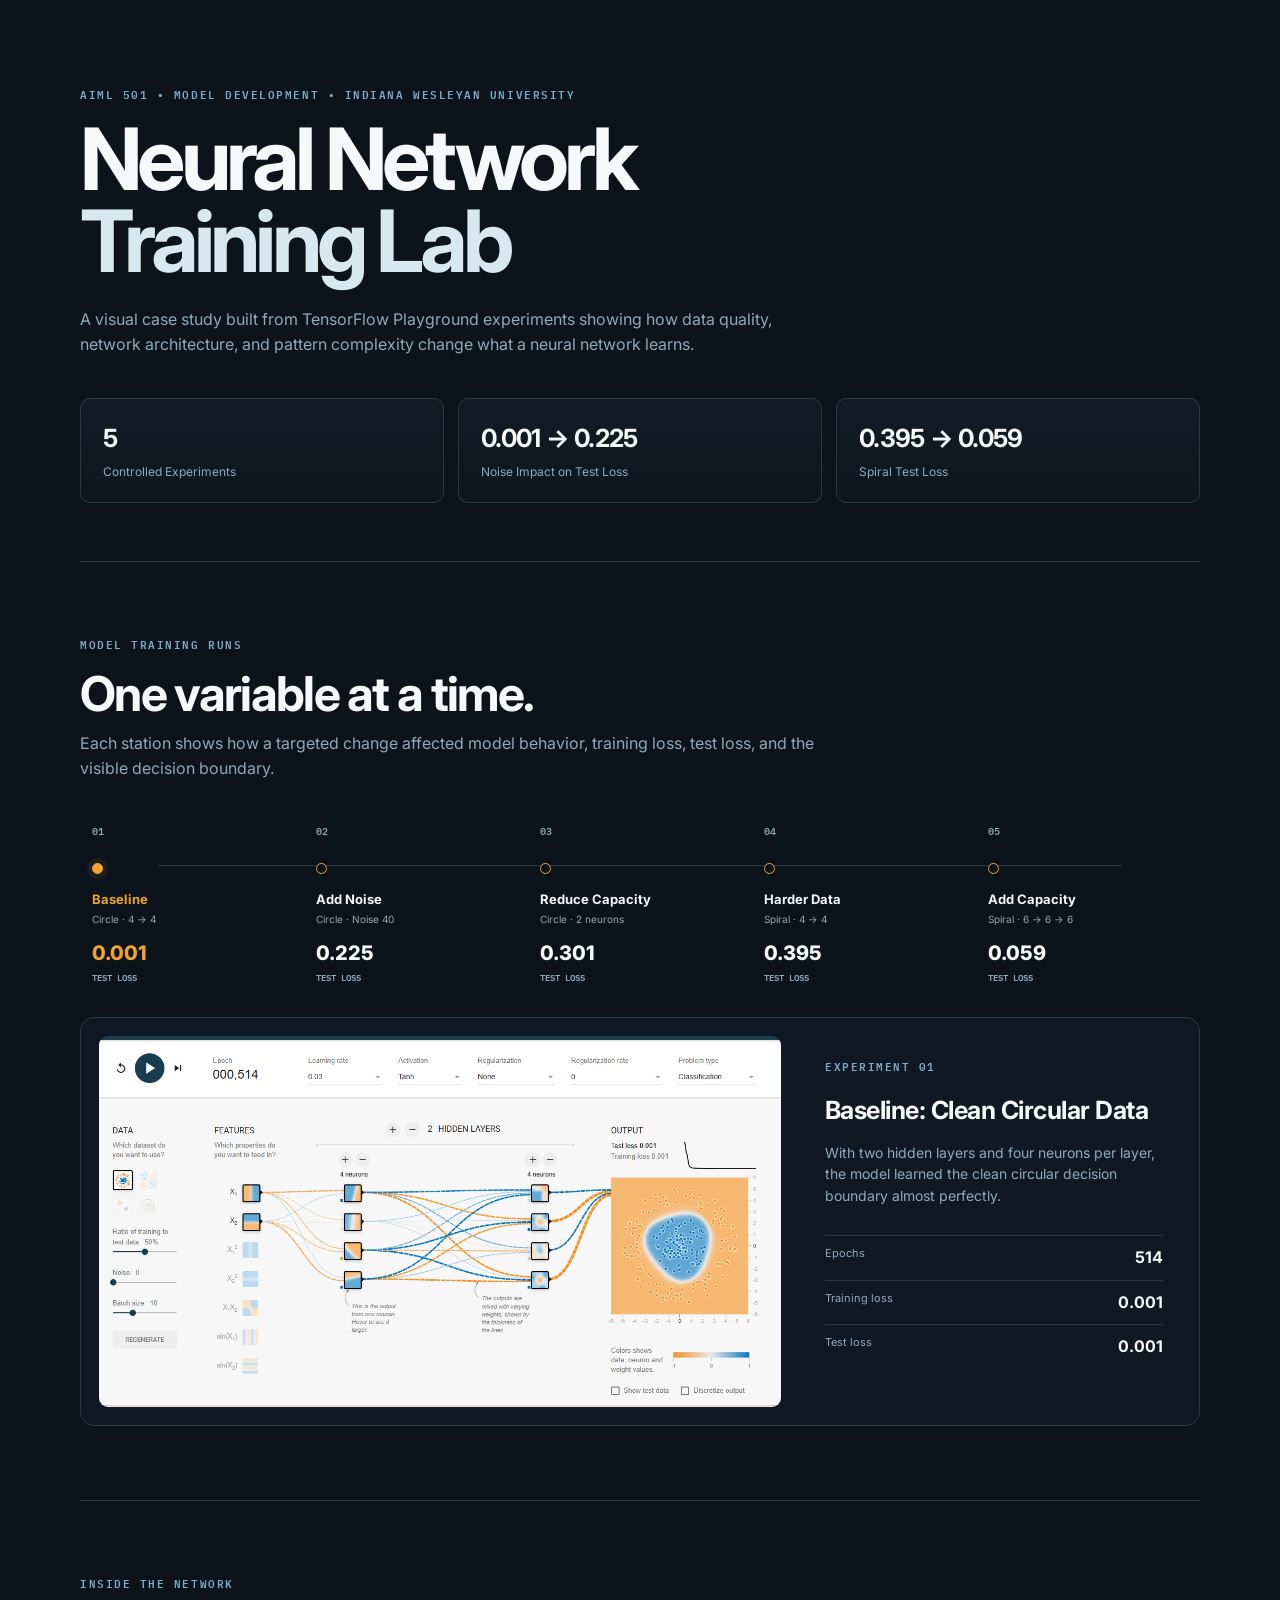
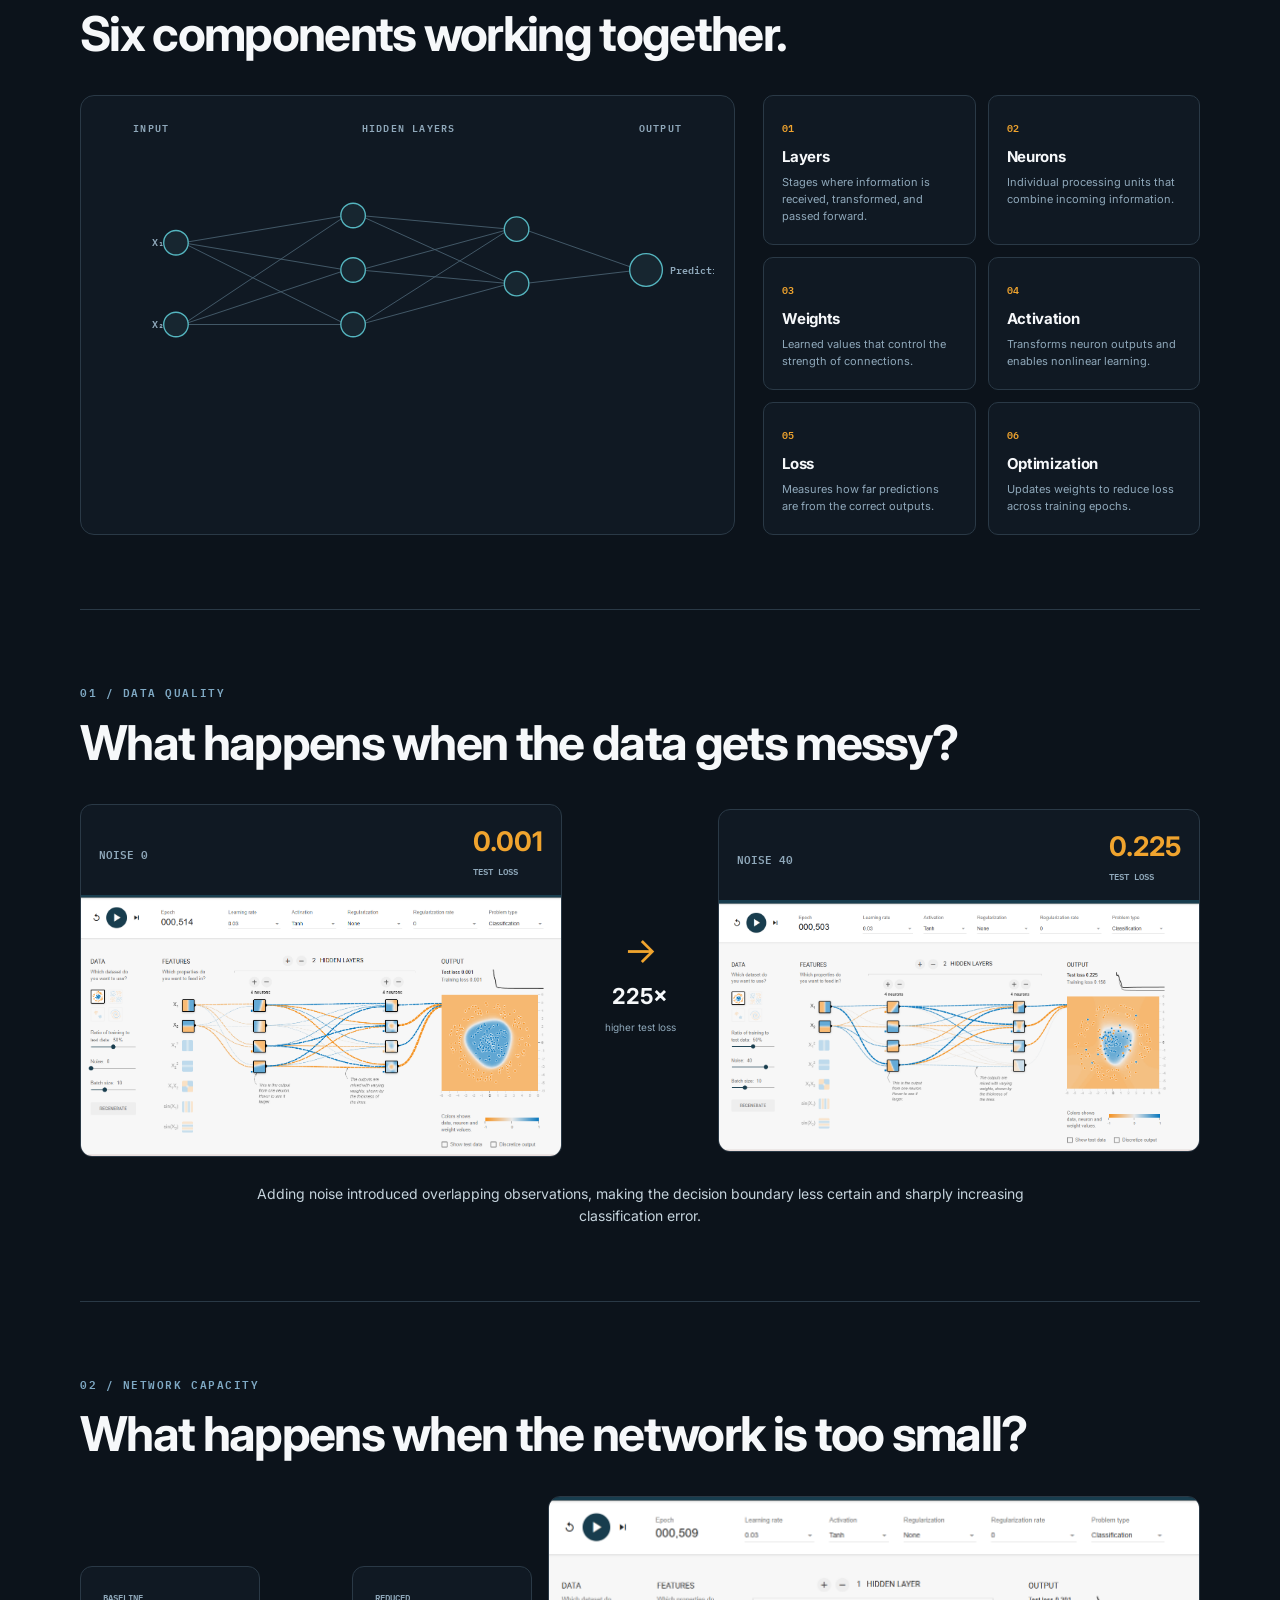
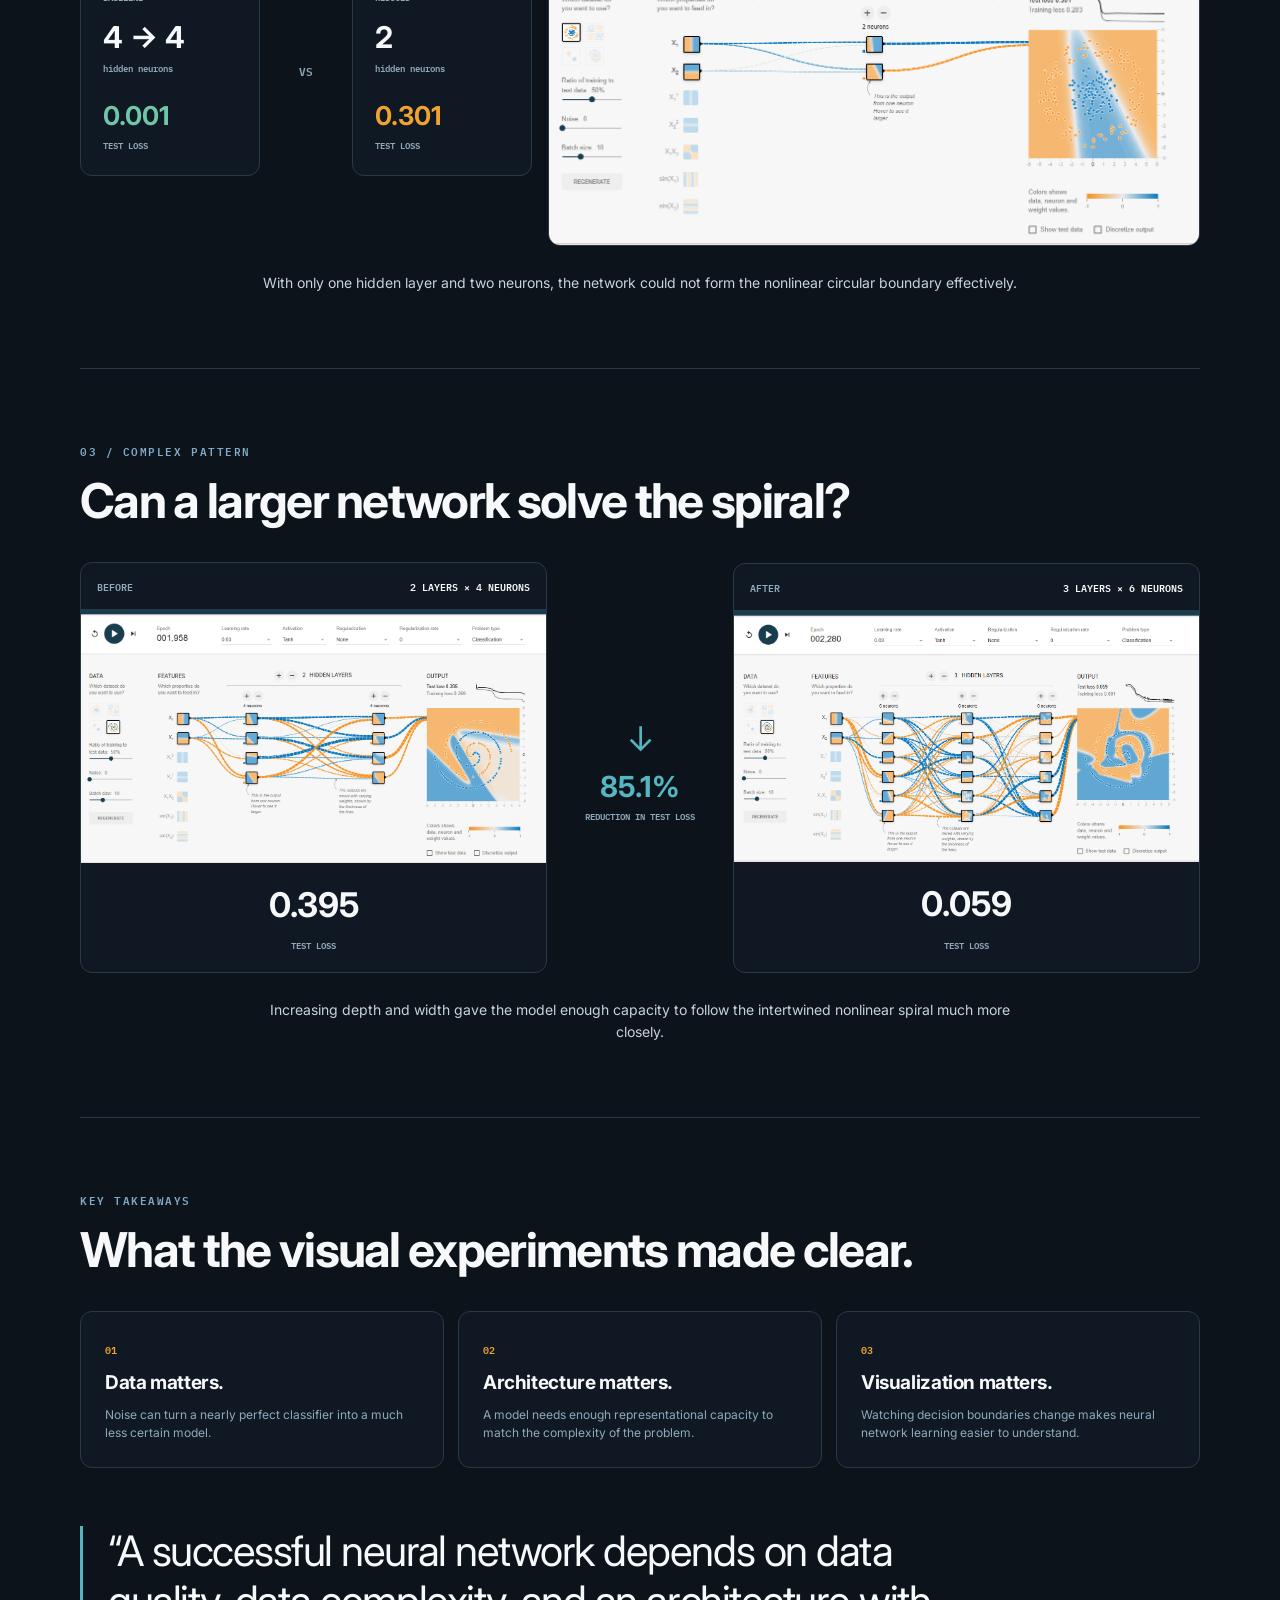
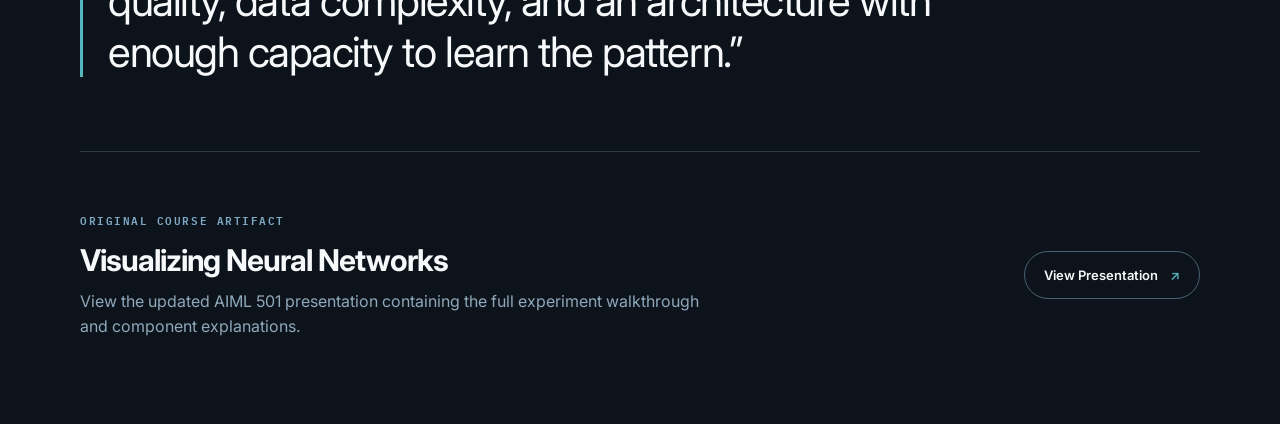
<file: neural-network-training-lab.html>
<!DOCTYPE html>
<html lang="en">
<head>
  <meta charset="UTF-8" />
  <meta name="viewport" content="width=device-width, initial-scale=1.0" />
  <meta name="description" content="Neural Network Training Lab — a visual model-development case study by Shelby Steward." />
  <title>Neural Network Training Lab | Shelby Steward</title>
  <link rel="stylesheet" href="neural-network-training-lab.css" />
</head>
<body>
  <main>
    <section class="hero shell">
      <p class="eyebrow">AIML 501 • MODEL DEVELOPMENT • INDIANA WESLEYAN UNIVERSITY</p>
      <h1>Neural Network<br><span>Training Lab</span></h1>
      <p class="hero-copy">
        A visual case study built from TensorFlow Playground experiments showing how data quality,
        network architecture, and pattern complexity change what a neural network learns.
      </p>

      <div class="hero-metrics">
        <div class="metric"><strong>5</strong><span>Controlled Experiments</span></div>
        <div class="metric"><strong>0.001 → 0.225</strong><span>Noise Impact on Test Loss</span></div>
        <div class="metric"><strong>0.395 → 0.059</strong><span>Spiral Test Loss</span></div>
      </div>
    </section>

    <section class="shell section">
      <div class="section-head">
        <p class="eyebrow">MODEL TRAINING RUNS</p>
        <h2>One variable at a time.</h2>
        <p>Each station shows how a targeted change affected model behavior, training loss, test loss, and the visible decision boundary.</p>
      </div>

      <div class="runline" id="runline">
        <button class="run active" data-run="0">
          <span class="run-no">01</span><span class="dot"></span>
          <b>Baseline</b><small>Circle · 4 → 4</small><em>0.001</em><i>TEST LOSS</i>
        </button>
        <button class="run" data-run="1">
          <span class="run-no">02</span><span class="dot"></span>
          <b>Add Noise</b><small>Circle · Noise 40</small><em>0.225</em><i>TEST LOSS</i>
        </button>
        <button class="run" data-run="2">
          <span class="run-no">03</span><span class="dot"></span>
          <b>Reduce Capacity</b><small>Circle · 2 neurons</small><em>0.301</em><i>TEST LOSS</i>
        </button>
        <button class="run" data-run="3">
          <span class="run-no">04</span><span class="dot"></span>
          <b>Harder Data</b><small>Spiral · 4 → 4</small><em>0.395</em><i>TEST LOSS</i>
        </button>
        <button class="run" data-run="4">
          <span class="run-no">05</span><span class="dot"></span>
          <b>Add Capacity</b><small>Spiral · 6 → 6 → 6</small><em>0.059</em><i>TEST LOSS</i>
        </button>
      </div>

      <article class="run-detail">
        <div class="run-image-wrap">
          <img id="run-image" src="artifact-7-experiment-1-baseline.png?v=2" alt="TensorFlow Playground baseline experiment">
        </div>
        <div class="run-copy">
          <p id="run-kicker" class="eyebrow">EXPERIMENT 01</p>
          <h3 id="run-title">Baseline: Clean Circular Data</h3>
          <p id="run-text">
            With two hidden layers and four neurons per layer, the model learned the clean circular
            decision boundary almost perfectly.
          </p>
          <dl>
            <div><dt>Epochs</dt><dd id="run-epochs">514</dd></div>
            <div><dt>Training loss</dt><dd id="run-train">0.001</dd></div>
            <div><dt>Test loss</dt><dd id="run-test">0.001</dd></div>
          </dl>
        </div>
      </article>
    </section>

    <section class="shell section">
      <div class="section-head">
        <p class="eyebrow">INSIDE THE NETWORK</p>
        <h2>Six components working together.</h2>
      </div>

      <div class="network-panel">
        <div class="diagram">
          <div class="diagram-label input-label">INPUT</div>
          <div class="diagram-label hidden-label">HIDDEN LAYERS</div>
          <div class="diagram-label output-label">OUTPUT</div>
          <svg viewBox="0 0 900 360" role="img" aria-label="Simplified neural network diagram">
            <g class="links">
              <line x1="120" y1="120" x2="360" y2="80"/><line x1="120" y1="120" x2="360" y2="160"/>
              <line x1="120" y1="120" x2="360" y2="240"/><line x1="120" y1="240" x2="360" y2="80"/>
              <line x1="120" y1="240" x2="360" y2="160"/><line x1="120" y1="240" x2="360" y2="240"/>
              <line x1="380" y1="80" x2="600" y2="100"/><line x1="380" y1="80" x2="600" y2="180"/>
              <line x1="380" y1="160" x2="600" y2="100"/><line x1="380" y1="160" x2="600" y2="180"/>
              <line x1="380" y1="240" x2="600" y2="100"/><line x1="380" y1="240" x2="600" y2="180"/>
              <line x1="620" y1="100" x2="790" y2="160"/><line x1="620" y1="180" x2="790" y2="160"/>
            </g>
            <g class="nodes">
              <circle cx="110" cy="120" r="18"/><circle cx="110" cy="240" r="18"/>
              <circle cx="370" cy="80" r="18"/><circle cx="370" cy="160" r="18"/><circle cx="370" cy="240" r="18"/>
              <circle cx="610" cy="100" r="18"/><circle cx="610" cy="180" r="18"/>
              <circle cx="800" cy="160" r="24"/>
            </g>
            <text x="75" y="125">X₁</text><text x="75" y="245">X₂</text><text x="835" y="166">Prediction</text>
          </svg>
        </div>

        <div class="component-grid">
          <div class="component"><span>01</span><h3>Layers</h3><p>Stages where information is received, transformed, and passed forward.</p></div>
          <div class="component"><span>02</span><h3>Neurons</h3><p>Individual processing units that combine incoming information.</p></div>
          <div class="component"><span>03</span><h3>Weights</h3><p>Learned values that control the strength of connections.</p></div>
          <div class="component"><span>04</span><h3>Activation</h3><p>Transforms neuron outputs and enables nonlinear learning.</p></div>
          <div class="component"><span>05</span><h3>Loss</h3><p>Measures how far predictions are from the correct outputs.</p></div>
          <div class="component"><span>06</span><h3>Optimization</h3><p>Updates weights to reduce loss across training epochs.</p></div>
        </div>
      </div>
    </section>

    <section class="shell section comparison">
      <div class="section-head">
        <p class="eyebrow">01 / DATA QUALITY</p>
        <h2>What happens when the data gets messy?</h2>
      </div>

      <div class="compare-grid">
        <figure>
          <figcaption><span>NOISE 0</span><strong>0.001</strong><small>TEST LOSS</small></figcaption>
          <img src="artifact-7-experiment-1-baseline.png?v=2" alt="Clean circle dataset neural network">
        </figure>
        <div class="arrow-card"><span>→</span><strong>225×</strong><small>higher test loss</small></div>
        <figure>
          <figcaption><span>NOISE 40</span><strong>0.225</strong><small>TEST LOSS</small></figcaption>
          <img src="artifact-7-experiment-2-noise.png?v=2" alt="Noisy circle dataset neural network">
        </figure>
      </div>
      <p class="finding">Adding noise introduced overlapping observations, making the decision boundary less certain and sharply increasing classification error.</p>
    </section>

    <section class="shell section comparison">
      <div class="section-head">
        <p class="eyebrow">02 / NETWORK CAPACITY</p>
        <h2>What happens when the network is too small?</h2>
      </div>

      <div class="capacity-layout">
        <div class="capacity-stat">
          <span>BASELINE</span><strong>4 → 4</strong><small>hidden neurons</small>
          <b>0.001</b><i>TEST LOSS</i>
        </div>
        <div class="capacity-divider">VS</div>
        <div class="capacity-stat warning">
          <span>REDUCED</span><strong>2</strong><small>hidden neurons</small>
          <b>0.301</b><i>TEST LOSS</i>
        </div>
        <img src="artifact-7-experiment-3-small-network.png?v=2" alt="Small network struggling with the circular classification problem">
      </div>
      <p class="finding">With only one hidden layer and two neurons, the network could not form the nonlinear circular boundary effectively.</p>
    </section>

    <section class="shell section spiral">
      <div class="section-head">
        <p class="eyebrow">03 / COMPLEX PATTERN</p>
        <h2>Can a larger network solve the spiral?</h2>
      </div>

      <div class="spiral-grid">
        <figure>
          <div class="figure-top"><span>BEFORE</span><b>2 LAYERS × 4 NEURONS</b></div>
          <img src="artifact-7-experiment-4-spiral-small.png?v=2" alt="Smaller network on spiral dataset">
          <figcaption><strong>0.395</strong><small>TEST LOSS</small></figcaption>
        </figure>

        <div class="reduction">
          <span>↓</span><strong>85.1%</strong><small>REDUCTION IN TEST LOSS</small>
        </div>

        <figure>
          <div class="figure-top"><span>AFTER</span><b>3 LAYERS × 6 NEURONS</b></div>
          <img src="artifact-7-experiment-5-spiral-large.png?v=2" alt="Larger network learning spiral dataset">
          <figcaption><strong>0.059</strong><small>TEST LOSS</small></figcaption>
        </figure>
      </div>

      <p class="finding">Increasing depth and width gave the model enough capacity to follow the intertwined nonlinear spiral much more closely.</p>
    </section>

    <section class="shell section takeaways">
      <div class="section-head">
        <p class="eyebrow">KEY TAKEAWAYS</p>
        <h2>What the visual experiments made clear.</h2>
      </div>
      <div class="takeaway-grid">
        <article><span>01</span><h3>Data matters.</h3><p>Noise can turn a nearly perfect classifier into a much less certain model.</p></article>
        <article><span>02</span><h3>Architecture matters.</h3><p>A model needs enough representational capacity to match the complexity of the problem.</p></article>
        <article><span>03</span><h3>Visualization matters.</h3><p>Watching decision boundaries change makes neural network learning easier to understand.</p></article>
      </div>
      <blockquote>“A successful neural network depends on data quality, data complexity, and an architecture with enough capacity to learn the pattern.”</blockquote>
    </section>

    <section class="shell artifact-footer">
      <div>
        <p class="eyebrow">ORIGINAL COURSE ARTIFACT</p>
        <h2>Visualizing Neural Networks</h2>
        <p>View the updated AIML 501 presentation containing the full experiment walkthrough and component explanations.</p>
      </div>
      <a class="cta" href="artifact-7-visualizing-neural-networks.pptx">View Presentation <span>↗</span></a>
    </section>
  </main>

  <script src="neural-network-training-lab.js"></script>
</body>
</html>
</file>
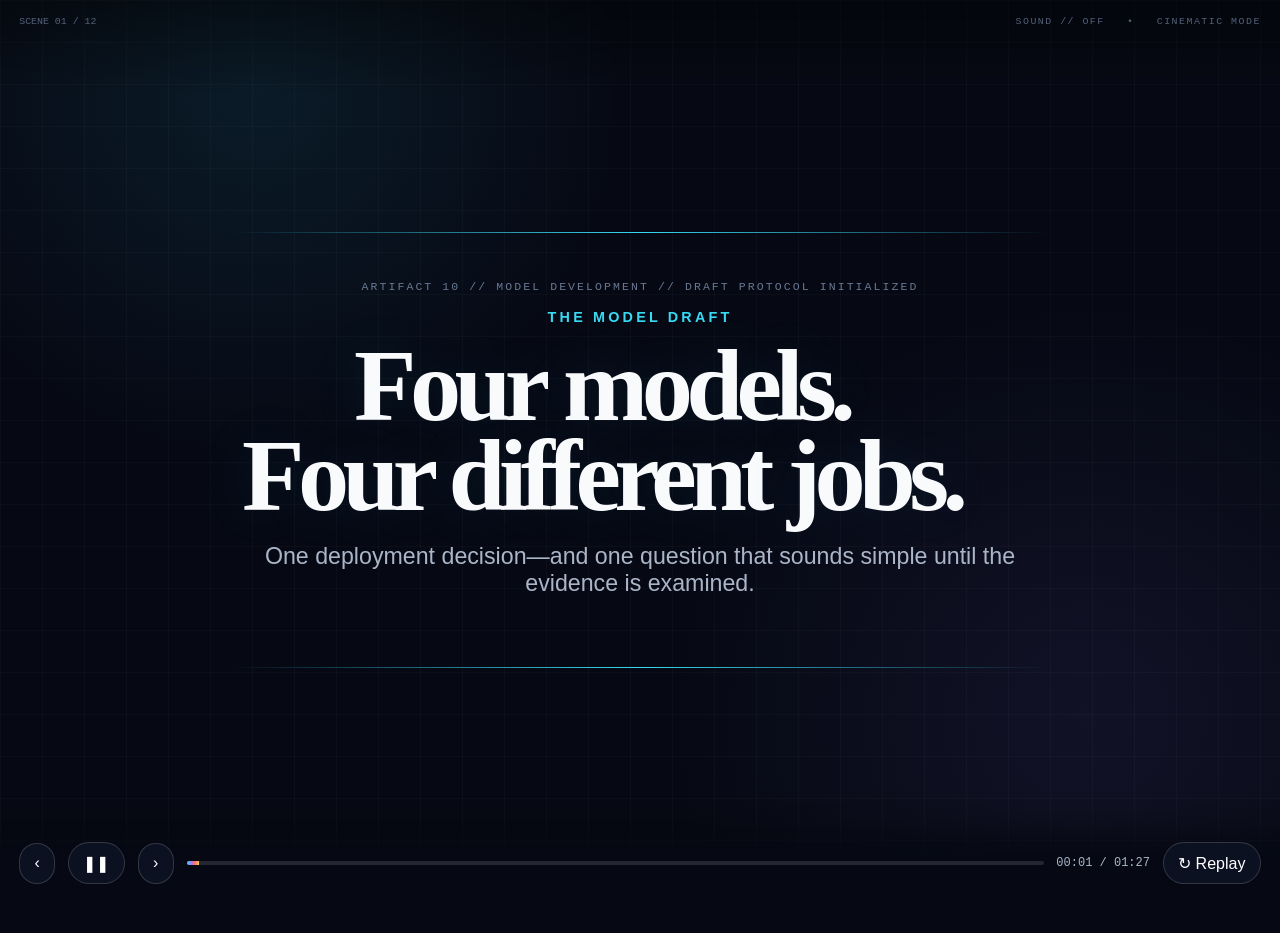
<file: the-model-draft-cinematic.html>
<!DOCTYPE html>
<html lang="en">
<head>
<meta charset="UTF-8">
<meta name="viewport" content="width=device-width, initial-scale=1.0">
<title>The Model Draft | Shelby Steward</title>
<meta name="description" content="A cinematic model-selection case study comparing ModernBERT, DINOv2, SigLIP 2, and TabPFN.">
<style>
:root{
  --bg:#060914; --panel:#0d1323; --ink:#f8fafc; --muted:#aab6c8;
  --cyan:#38d9f2; --purple:#9b7bff; --coral:#ff7167; --gold:#ffc857; --green:#50d890;
}
*{box-sizing:border-box}
html,body{margin:0;width:100%;height:100%;overflow:hidden;background:var(--bg);color:var(--ink);font-family:Inter,Arial,sans-serif}
button{font:inherit}
#film{position:relative;width:100vw;height:100vh;background:
 radial-gradient(circle at 20% 10%,rgba(56,217,242,.09),transparent 28%),
 radial-gradient(circle at 85% 80%,rgba(155,123,255,.08),transparent 32%),var(--bg)}
#film:before{content:"";position:absolute;inset:0;background-image:
 linear-gradient(rgba(255,255,255,.025) 1px,transparent 1px),
 linear-gradient(90deg,rgba(255,255,255,.025) 1px,transparent 1px);
 background-size:42px 42px;pointer-events:none}
.scene{position:absolute;inset:0;display:flex;align-items:center;justify-content:center;padding:6vh 6vw;opacity:0;transform:scale(1.025);pointer-events:none;transition:opacity .7s ease,transform .8s ease}
.scene.active{opacity:1;transform:scale(1);pointer-events:auto}
.frame{width:min(1180px,100%);position:relative;z-index:2}
.eyebrow{font-size:clamp(.7rem,1.2vw,.9rem);letter-spacing:.22em;font-weight:900;color:var(--cyan);margin-bottom:1rem}
.big{font-size:clamp(3rem,8vw,7.4rem);line-height:.88;letter-spacing:-.065em;margin:0;font-weight:950;max-width:1050px}
.big.serif{font-family:Georgia,serif;font-weight:700}
.lead{font-size:clamp(1rem,2vw,1.45rem);color:var(--muted);max-width:760px;margin-top:1.4rem}
.center{text-align:center;margin-inline:auto}
.center .lead{margin-inline:auto}
.accent{color:var(--cyan)}
.purple{color:var(--purple)} .coral{color:var(--coral)} .gold{color:var(--gold)}
.rule{height:1px;background:linear-gradient(90deg,transparent,rgba(255,255,255,.4),transparent);margin:2rem 0}
.counter{font-family:monospace;font-size:.8rem;color:#66748b;letter-spacing:.15em}
.draft-grid{display:grid;grid-template-columns:repeat(4,1fr);gap:1rem;margin-top:2.2rem}
.draft{background:rgba(13,19,35,.9);border:1px solid rgba(255,255,255,.13);border-radius:18px;padding:1.25rem;min-height:245px;position:relative;overflow:hidden}
.draft:before{content:"";position:absolute;left:0;top:0;right:0;height:5px;background:var(--c)}
.draft .num{font-family:Georgia,serif;font-size:3.4rem;color:var(--c);opacity:.9}
.draft h3{margin:.2rem 0;font-size:1.2rem}
.draft small{color:var(--muted)}
.draft .stat{margin-top:1rem;font-weight:900;font-size:1.05rem}
.duel{display:grid;grid-template-columns:1fr auto 1fr;gap:2rem;align-items:center;margin-top:2.5rem}
.metric{border:1px solid rgba(255,255,255,.14);background:var(--panel);border-radius:22px;padding:2rem;text-align:center}
.metric .value{font-size:clamp(3.2rem,7vw,6rem);font-weight:950}
.vs{font-weight:950;color:#66748b;font-size:1.2rem}
.warning{margin:2rem auto 0;max-width:900px;border:1px solid rgba(255,200,87,.35);background:rgba(255,200,87,.08);border-radius:14px;padding:1rem 1.2rem;color:#ffe5a4;text-align:center}
.scenario{display:grid;grid-template-columns:.85fr 1.15fr;gap:3rem;align-items:center}
.ticket{border:1px solid rgba(255,255,255,.15);background:linear-gradient(180deg,#11192b,#0a1020);border-radius:24px;padding:2rem;box-shadow:0 30px 70px rgba(0,0,0,.35)}
.ticket .code{font-family:monospace;color:#74839a;font-size:.8rem}
.ticket h2{font-size:clamp(2rem,4vw,4rem);line-height:1;margin:.7rem 0}
.route{display:flex;align-items:center;gap:.7rem;flex-wrap:wrap;margin-top:1.4rem}
.route span{padding:.55rem .75rem;border:1px solid rgba(255,255,255,.16);border-radius:999px;font-size:.78rem;font-weight:900}
.route b{color:var(--cyan)}
.pick{border-left:5px solid var(--pick);padding-left:1.5rem}
.pick .picked{font-size:clamp(3rem,6vw,6rem);font-weight:950;line-height:.9;color:var(--pick);letter-spacing:-.055em}
.pick p{color:var(--muted);font-size:1.05rem;max-width:600px}
.triad{display:grid;grid-template-columns:repeat(3,1fr);gap:1rem;margin-top:2rem}
.triad div{border:1px solid rgba(255,255,255,.14);background:var(--panel);border-radius:18px;padding:1.4rem;text-align:center}
.triad b{display:block;font-size:1.15rem;margin-bottom:.4rem}
.triad span{color:var(--muted);font-size:.88rem}
.flow{display:flex;align-items:center;justify-content:center;gap:.7rem;flex-wrap:wrap;margin-top:2.2rem}
.flow span{padding:.8rem 1rem;border:1px solid rgba(255,255,255,.18);border-radius:12px;font-weight:900}
.flow i{color:#607087;font-style:normal}
.flow .final{background:white;color:#09101c}
.refs{max-height:62vh;overflow:auto;padding-right:1rem}
.refs p{color:var(--muted);font-size:clamp(.76rem,1.1vw,.94rem);padding-left:1.5rem;text-indent:-1.5rem;margin:.8rem 0}
.controls{position:fixed;z-index:50;left:0;right:0;bottom:0;padding:1rem 1.2rem;background:linear-gradient(transparent,rgba(6,9,20,.96) 40%);display:flex;align-items:center;gap:.8rem}
.ctrl{border:1px solid rgba(255,255,255,.16);background:rgba(13,19,35,.9);color:white;border-radius:999px;padding:.65rem .9rem;cursor:pointer}
.ctrl:hover{background:#182239}
.progress{height:4px;background:rgba(255,255,255,.12);flex:1;border-radius:99px;overflow:hidden}
.progress div{height:100%;width:0;background:linear-gradient(90deg,var(--cyan),var(--purple),var(--coral),var(--gold));transition:width .2s linear}
.time{font-family:monospace;font-size:.75rem;color:var(--muted);min-width:90px;text-align:right}
.cite{position:absolute;left:6vw;right:6vw;bottom:5.2rem;text-align:center;color:#74839a;font-size:.72rem;z-index:3}
.flash{animation:flash 1.2s ease both}
@keyframes flash{0%{opacity:0;letter-spacing:.4em}100%{opacity:1;letter-spacing:-.065em}}
@media(max-width:850px){.draft-grid{grid-template-columns:1fr 1fr}.scenario{grid-template-columns:1fr}.duel{grid-template-columns:1fr}.vs{display:none}.triad{grid-template-columns:1fr}.scene{padding:4vh 5vw 12vh}.cite{bottom:6.2rem}}
@media(max-width:520px){.draft-grid{grid-template-columns:1fr 1fr}.draft{min-height:180px;padding:.9rem}.draft .num{font-size:2rem}.big{font-size:3rem}.controls{gap:.4rem}.ctrl{padding:.55rem .7rem}}

/* --- CINEMATIC ENHANCEMENTS --- */
body{cursor:default}
#film{perspective:1200px}
#film::after{
  content:"";position:absolute;inset:0;z-index:10;pointer-events:none;
  background:linear-gradient(to bottom,rgba(0,0,0,.42),transparent 11%,transparent 87%,rgba(0,0,0,.48));
  mix-blend-mode:multiply
}
.scene{filter:blur(8px);transform:scale(1.055) translateY(8px)}
.scene.active{filter:blur(0);transform:scale(1) translateY(0)}
.scene.exit-left{opacity:0;transform:translateX(-4vw) scale(.985);filter:blur(7px)}
.scene.enter-right{animation:cinemaIn .8s cubic-bezier(.2,.75,.2,1) both}
@keyframes cinemaIn{0%{opacity:0;transform:translateX(4vw) scale(1.035);filter:blur(9px)}100%{opacity:1;transform:none;filter:none}}
@keyframes rise{0%{opacity:0;transform:translateY(22px)}100%{opacity:1;transform:none}}
.scene.active .eyebrow,.scene.active .lead,.scene.active .draft,.scene.active .ticket,.scene.active .pick,.scene.active .metric,.scene.active .triad>div,.scene.active .flow span{
  animation:rise .65s ease both
}
.scene.active .lead{animation-delay:.16s}
.scene.active .draft:nth-child(1),.scene.active .triad>div:nth-child(1){animation-delay:.12s}
.scene.active .draft:nth-child(2),.scene.active .triad>div:nth-child(2){animation-delay:.24s}
.scene.active .draft:nth-child(3),.scene.active .triad>div:nth-child(3){animation-delay:.36s}
.scene.active .draft:nth-child(4){animation-delay:.48s}
.scene.active .pick{animation-delay:.22s}
.scene.active .flow span:nth-of-type(1){animation-delay:.05s}
.scene.active .flow span:nth-of-type(2){animation-delay:.14s}
.scene.active .flow span:nth-of-type(3){animation-delay:.23s}
.scene.active .flow span:nth-of-type(4){animation-delay:.32s}
.scene.active .flow span:nth-of-type(5){animation-delay:.41s}

.opening-lockup{position:relative;padding:3rem 0}
.opening-lockup::before,.opening-lockup::after{
  content:"";position:absolute;left:50%;width:min(820px,80vw);height:1px;
  background:linear-gradient(90deg,transparent,var(--cyan),transparent);transform:translateX(-50%);
  animation:scanline 2.6s ease-in-out infinite
}
.opening-lockup::before{top:0}.opening-lockup::after{bottom:0;animation-delay:1.3s}
@keyframes scanline{0%,100%{opacity:.15;transform:translateX(-50%) scaleX(.65)}50%{opacity:.85;transform:translateX(-50%) scaleX(1)}}
.opening-code{font-family:monospace;color:#687892;letter-spacing:.18em;font-size:.72rem;margin-bottom:1rem}
.opening-title{position:relative;text-shadow:0 0 55px rgba(56,217,242,.10)}
.opening-title .word{display:inline-block;animation:titlePunch .9s cubic-bezier(.16,.85,.25,1) both}
.opening-title .word:nth-child(2){animation-delay:.13s}
.opening-title .word:nth-child(3){animation-delay:.26s}
.opening-title .word:nth-child(4){animation-delay:.39s}
@keyframes titlePunch{0%{opacity:0;transform:translateY(35px) rotateX(-35deg);filter:blur(8px)}100%{opacity:1;transform:none;filter:none}}

.countdown-wrap{text-align:center}
.countdown-label{font-family:monospace;letter-spacing:.22em;color:#75849a;font-size:.78rem;margin-bottom:1.4rem}
.countdown-num{font-size:min(30vw,15rem);font-weight:950;line-height:.8;letter-spacing:-.08em;color:white;text-shadow:0 0 80px rgba(56,217,242,.2)}
.countdown-num.pulse{animation:countPulse .82s cubic-bezier(.2,.8,.2,1)}
@keyframes countPulse{0%{opacity:0;transform:scale(1.55);filter:blur(12px)}35%{opacity:1}100%{transform:scale(1);filter:none}}
.countdown-sub{margin-top:1.7rem;color:var(--muted);font-weight:800;letter-spacing:.1em}

.draft-stage{position:relative}
.draft-stage::before{content:"DRAFT BOARD";position:absolute;right:0;top:-1.4rem;font-family:monospace;color:#4e5b70;font-size:.68rem;letter-spacing:.18em}
.draft.selected{border-color:var(--c);box-shadow:0 0 0 1px var(--c),0 0 45px color-mix(in srgb,var(--c) 24%,transparent);transform:translateY(-5px)}
.draft.selected::after{content:"SELECTED";position:absolute;right:-34px;top:20px;width:130px;text-align:center;transform:rotate(36deg);background:var(--c);color:#06101b;font-size:.58rem;font-weight:950;letter-spacing:.12em;padding:.28rem}
.selection-overlay{position:absolute;inset:0;z-index:35;display:none;place-items:center;background:rgba(3,6,14,.84);backdrop-filter:blur(8px);pointer-events:none}
.selection-overlay.show{display:grid;animation:overlayIn 1.8s ease both}
@keyframes overlayIn{0%{opacity:0}15%,75%{opacity:1}100%{opacity:0}}
.selection-stamp{border:2px solid var(--sel);padding:1.2rem 2rem;text-align:center;transform:rotate(-2deg);box-shadow:0 0 50px color-mix(in srgb,var(--sel) 28%,transparent)}
.selection-stamp small{display:block;font-family:monospace;letter-spacing:.2em;color:#b8c2d2}
.selection-stamp b{display:block;font-size:clamp(2.2rem,6vw,5.2rem);line-height:1;color:var(--sel);margin:.5rem 0}
.selection-stamp span{font-weight:900;letter-spacing:.1em}

.transition-flash{position:fixed;inset:0;z-index:60;background:white;opacity:0;pointer-events:none}
.transition-flash.fire{animation:flashFrame .42s ease}
@keyframes flashFrame{0%{opacity:0}35%{opacity:.13}100%{opacity:0}}
.corner-code{position:fixed;z-index:25;right:1.2rem;top:1rem;font-family:monospace;font-size:.62rem;letter-spacing:.15em;color:#536178}
.scene-index{position:fixed;z-index:25;left:1.2rem;top:1rem;font-family:monospace;font-size:.62rem;color:#536178}
.scan{position:absolute;left:0;right:0;height:1px;background:linear-gradient(90deg,transparent,rgba(56,217,242,.35),transparent);top:-2px;z-index:12;pointer-events:none;animation:verticalScan 8s linear infinite}
@keyframes verticalScan{0%{top:0;opacity:0}8%{opacity:1}92%{opacity:.3}100%{top:100%;opacity:0}}

</style>
</head>
<body>
<div id="film">

<section class="scene active" data-duration="6500">
<div class="frame center opening-lockup">
<div class="opening-code">ARTIFACT 10 // MODEL DEVELOPMENT // DRAFT PROTOCOL INITIALIZED</div>
<div class="eyebrow">THE MODEL DRAFT</div>
<h1 class="big serif opening-title"><span class="word">Four</span> <span class="word">models.</span><br><span class="word">Four different</span> <span class="word">jobs.</span></h1>
<p class="lead">One deployment decision—and one question that sounds simple until the evidence is examined.</p>
</div>
</section>

<section class="scene" data-duration="6000">
<div class="frame center">
<div class="eyebrow">THE WRONG QUESTION</div>
<h1 class="big">“Which model is <span class="accent">best?</span>”</h1>
<div class="rule"></div>
<p class="lead">Model selection is not a popularity contest, a parameter contest, or a single benchmark leaderboard.</p>
</div>
</section>

<section class="scene countdown-scene" data-duration="4200">
<div class="frame countdown-wrap">
<div class="countdown-label">DRAFT BOARD LOCKS IN</div>
<div class="countdown-num" id="countNum">3</div>
<div class="countdown-sub">ANALYZE THE PROBLEM. NOT THE HYPE.</div>
</div>
</section>

<section class="scene" data-duration="8500">
<div class="frame draft-stage">
<div class="eyebrow">MEET THE CANDIDATES</div>
<h1 class="big" style="font-size:clamp(2.8rem,5vw,5rem)">The 2026 model draft board.</h1>
<div class="draft-grid">
<div class="draft" style="--c:var(--cyan)"><div class="num">01</div><h3>ModernBERT-base</h3><small>LANGUAGE SPECIALIST</small><div class="stat">149M parameters</div><small>8,192-token native context</small></div>
<div class="draft" style="--c:var(--coral)"><div class="num">02</div><h3>DINOv2 ViT-S/14</h3><small>VISION SPECIALIST</small><div class="stat">21M parameters</div><small>81.1% ImageNet linear probe</small></div>
<div class="draft" style="--c:var(--purple)"><div class="num">03</div><h3>SigLIP 2 B/16</h3><small>MULTIMODAL SPECIALIST</small><div class="stat">86M parameters</div><small>78.2% ImageNet zero-shot</small></div>
<div class="draft" style="--c:var(--gold)"><div class="num">04</div><h3>TabPFN</h3><small>TABULAR SPECIALIST</small><div class="stat">Foundation model</div><small>2.8 s published classification comparison*</small></div>
</div>
</div>
<div class="cite">(Warner et al., 2024; Oquab et al., 2023; Tschannen et al., 2025; Hollmann et al., 2025)</div>
</section>

<section class="scene" data-duration="8000">
<div class="frame center">
<div class="eyebrow" style="color:var(--gold)">CONTEXT CHECK</div>
<h1 class="big flash">WAIT.</h1>
<div class="duel">
<div class="metric"><div class="value coral">81.1%</div><b>DINOv2</b><br><small>ImageNet linear probe</small></div>
<div class="vs">≠</div>
<div class="metric"><div class="value purple">78.2%</div><b>SigLIP 2</b><br><small>ImageNet zero-shot</small></div>
</div>
<div class="warning">Different evaluation settings answer different questions. These percentages should not be treated as a universal head-to-head accuracy ranking.</div>
</div>
<div class="cite">(Oquab et al., 2023; Tschannen et al., 2025)</div>
</section>

<section class="scene" data-duration="8000">
<div class="frame scenario">
<div class="ticket"><div class="code">INCOMING SCENARIO // OPS-01</div><h2>Customer messages are backing up.</h2><p>Classify and route incoming communications without requiring open-ended generation.</p><div class="route"><span>TEXT</span><i>→</i><span>CLASSIFICATION</span><i>→</i><span>ENCODER</span></div></div>
<div class="pick" data-selection="ModernBERT" data-color="#38d9f2" style="--pick:var(--cyan)"><div class="eyebrow">MODEL FIT</div><div class="picked">ModernBERT</div><p>Language understanding is the actual requirement. An encoder focuses capability on classification and retrieval instead of paying for generation the workflow does not need.</p></div>
</div>
<div class="cite">(Warner et al., 2024)</div>
</section>

<section class="scene" data-duration="7500">
<div class="frame scenario">
<div class="ticket"><div class="code">INCOMING SCENARIO // OPS-02</div><h2>Inspection images are accumulating.</h2><p>Extract reusable visual representations for similarity and downstream analysis.</p><div class="route"><span>IMAGE</span><i>→</i><span>FEATURES</span><i>→</i><span>VISION</span></div></div>
<div class="pick" data-selection="DINOv2" data-color="#ff7167" style="--pick:var(--coral)"><div class="eyebrow">MODEL FIT</div><div class="picked">DINOv2</div><p>Self-supervised visual features make DINOv2 useful as a compact backbone when the core signal is contained in images.</p></div>
</div>
<div class="cite">(Oquab et al., 2023)</div>
</section>

<section class="scene" data-duration="7500">
<div class="frame scenario">
<div class="ticket"><div class="code">INCOMING SCENARIO // OPS-03</div><h2>Search photographs using plain language.</h2><p>Match a description such as “visible front-end damage” to relevant images.</p><div class="route"><span>IMAGE</span><i>+</i><span>TEXT</span><i>→</i><span>ALIGNMENT</span></div></div>
<div class="pick" data-selection="SigLIP 2" data-color="#9b7bff" style="--pick:var(--purple)"><div class="eyebrow">MODEL FIT</div><div class="picked">SigLIP 2</div><p>This problem requires a shared semantic space between visual and linguistic information—not a single-modality model.</p></div>
</div>
<div class="cite">(Tschannen et al., 2025)</div>
</section>

<section class="scene" data-duration="7500">
<div class="frame scenario">
<div class="ticket"><div class="code">INCOMING SCENARIO // OPS-04</div><h2>Predict outcomes from historical records.</h2><p>Learn from structured fields such as time, distance, location, availability, and outcomes.</p><div class="route"><span>ROWS</span><i>+</i><span>COLUMNS</span><i>→</i><span>PREDICTION</span></div></div>
<div class="pick" data-selection="TabPFN" data-color="#ffc857" style="--pick:var(--gold)"><div class="eyebrow">MODEL FIT</div><div class="picked">TabPFN</div><p>For supported small-data tabular settings, the model applies foundation-model ideas directly to structured prediction.</p></div>
</div>
<div class="cite">(Hollmann et al., 2025)</div>
</section>

<section class="scene" data-duration="7500">
<div class="frame center">
<div class="eyebrow">THE REAL TRADE-OFF</div>
<h1 class="big" style="font-size:clamp(2.8rem,6vw,5.8rem)">There was never<br>one winner.</h1>
<div class="triad">
<div><b class="accent">PERFORMANCE</b><span>Does it solve the actual task?</span></div>
<div><b class="purple">EFFICIENCY</b><span>What resources does that performance require?</span></div>
<div><b class="gold">EXPLAINABILITY</b><span>Can people understand and justify the result?</span></div>
</div>
</div>
</section>

<section class="scene" data-duration="7500">
<div class="frame center">
<div class="eyebrow">MODEL-SELECTION FRAMEWORK</div>
<h1 class="big serif" style="font-size:clamp(2.8rem,6vw,5.8rem)">The model is the<br><span class="accent">last</span> decision.</h1>
<div class="flow"><span>PROBLEM</span><i>→</i><span>DATA</span><i>→</i><span>CONSTRAINTS</span><i>→</i><span>EVIDENCE</span><i>→</i><span class="final">MODEL</span></div>
<p class="lead">Effective AI engineering begins by defining what the system must accomplish, what resources are available, and what level of explanation the decision requires.</p>
</div>
</section>

<section class="scene" data-duration="9000">
<div class="frame">
<div class="eyebrow">RESEARCH BASE // APA 7</div>
<h1 class="big" style="font-size:clamp(2.3rem,4vw,4rem)">References</h1>
<div class="refs">
<p>Hollmann, N., Müller, S., Purucker, L., Krishnakumar, A., Körfer, M., Hoo, S. B., Schirrmeister, R. T., &amp; Hutter, F. (2025). Accurate predictions on small data with a tabular foundation model. <em>Nature, 637</em>, 319–326. https://doi.org/10.1038/s41586-024-08328-6</p>
<p>Oquab, M., Darcet, T., Moutakanni, T., et al. (2023). DINOv2: Learning robust visual features without supervision. <em>arXiv</em>. https://doi.org/10.48550/arXiv.2304.07193</p>
<p>Tschannen, M., Gritsenko, A., Wang, X., et al. (2025). SigLIP 2: Multilingual vision-language encoders with improved semantic understanding, localization, and dense features. <em>arXiv</em>. https://doi.org/10.48550/arXiv.2502.14786</p>
<p>Warner, B., Chaffin, A., Clavié, B., et al. (2024). Smarter, better, faster, longer: A modern bidirectional encoder for fast, memory efficient, and long context finetuning and inference. <em>arXiv</em>. https://doi.org/10.48550/arXiv.2412.13663</p>
</div>
<p class="lead">Shelby Steward · M.S. Artificial Intelligence – Data Analytics</p>
</div>
</section>

</div>


<div class="scan"></div>
<div class="scene-index" id="sceneIndex">SCENE 01</div>
<div class="corner-code">SOUND // OFF &nbsp; • &nbsp; CINEMATIC MODE</div>
<div class="transition-flash" id="transitionFlash"></div>
<div class="selection-overlay" id="selectionOverlay">
  <div class="selection-stamp" id="selectionStamp" style="--sel:#38d9f2">
    <small>MODEL SELECTION CONFIRMED</small>
    <b id="selectionName">ModernBERT</b>
    <span>FIT > HYPE</span>
  </div>
</div>

<div class="controls">
<button class="ctrl" id="prev" aria-label="Previous scene">‹</button>
<button class="ctrl" id="play" aria-label="Pause or play">❚❚</button>
<button class="ctrl" id="next" aria-label="Next scene">›</button>
<div class="progress"><div id="bar"></div></div>
<div class="time" id="time">00:00 / 01:22</div>
<button class="ctrl" id="replay">↻ Replay</button>
</div>

<script>
const scenes=[...document.querySelectorAll(".scene")];
const total=scenes.reduce((a,s)=>a+Number(s.dataset.duration),0);
let idx=0,playing=true,sceneStart=performance.now(),elapsedBefore=0,timer=null;
let countdownTimer=null, selectionTimer=null;

function fmt(ms){const s=Math.floor(ms/1000),m=Math.floor(s/60),r=s%60;return String(m).padStart(2,"0")+":"+String(r).padStart(2,"0")}
function cumulative(i){return scenes.slice(0,i).reduce((a,s)=>a+Number(s.dataset.duration),0)}
function flashTransition(){
 const f=document.getElementById("transitionFlash");
 f.classList.remove("fire"); void f.offsetWidth; f.classList.add("fire");
}
function runCountdown(scene){
 clearInterval(countdownTimer);
 if(!scene.classList.contains("countdown-scene")) return;
 const el=document.getElementById("countNum"); let n=3; el.textContent=n;
 el.classList.remove("pulse"); void el.offsetWidth; el.classList.add("pulse");
 countdownTimer=setInterval(()=>{n--; if(n>0){el.textContent=n;el.classList.remove("pulse");void el.offsetWidth;el.classList.add("pulse")}
 else{el.textContent="LOCK";el.classList.remove("pulse");void el.offsetWidth;el.classList.add("pulse");clearInterval(countdownTimer)}},950);
}
function runSelection(scene){
 clearTimeout(selectionTimer);
 const pick=scene.querySelector(".pick[data-selection]");
 if(!pick)return;
 selectionTimer=setTimeout(()=>{
   if(!scene.classList.contains("active"))return;
   const ov=document.getElementById("selectionOverlay");
   document.getElementById("selectionName").textContent=pick.dataset.selection;
   document.getElementById("selectionStamp").style.setProperty("--sel",pick.dataset.color);
   ov.classList.remove("show");void ov.offsetWidth;ov.classList.add("show");
   setTimeout(()=>ov.classList.remove("show"),1750);
 },3900);
}
function show(i,reset=true){
 const old=scenes[idx];
 idx=Math.max(0,Math.min(i,scenes.length-1));
 scenes.forEach((s,n)=>{s.classList.remove("active","exit-left","enter-right"); if(n===idx){s.classList.add("active","enter-right")}});
 if(old && old!==scenes[idx]) old.classList.add("exit-left");
 flashTransition();
 document.getElementById("sceneIndex").textContent="SCENE "+String(idx+1).padStart(2,"0")+" / "+String(scenes.length).padStart(2,"0");
 if(reset){elapsedBefore=cumulative(idx);sceneStart=performance.now()}
 runCountdown(scenes[idx]); runSelection(scenes[idx]); schedule();
}
function schedule(){
 clearTimeout(timer);
 if(!playing)return;
 const dur=Number(scenes[idx].dataset.duration);
 timer=setTimeout(()=>{if(idx<scenes.length-1)show(idx+1);else{playing=false;document.getElementById("play").textContent="▶"}},dur);
}
function tick(now){
 let current=elapsedBefore;
 if(playing)current+=Math.min(now-sceneStart,Number(scenes[idx].dataset.duration));
 document.getElementById("bar").style.width=Math.min(100,current/total*100)+"%";
 document.getElementById("time").textContent=fmt(current)+" / "+fmt(total);
 requestAnimationFrame(tick);
}
document.getElementById("play").onclick=()=>{
 playing=!playing;
 document.getElementById("play").textContent=playing?"❚❚":"▶";
 if(playing){sceneStart=performance.now();schedule();runCountdown(scenes[idx]);runSelection(scenes[idx])}
 else{elapsedBefore+=Math.min(performance.now()-sceneStart,Number(scenes[idx].dataset.duration));clearTimeout(timer);clearInterval(countdownTimer);clearTimeout(selectionTimer)}
};
document.getElementById("next").onclick=()=>show(Math.min(idx+1,scenes.length-1));
document.getElementById("prev").onclick=()=>show(Math.max(idx-1,0));
document.getElementById("replay").onclick=()=>{playing=true;document.getElementById("play").textContent="❚❚";elapsedBefore=0;show(0)};
document.addEventListener("keydown",e=>{if(e.key==="ArrowRight")document.getElementById("next").click();if(e.key==="ArrowLeft")document.getElementById("prev").click();if(e.key===" "){e.preventDefault();document.getElementById("play").click()}});
document.getElementById("sceneIndex").textContent="SCENE 01 / "+String(scenes.length).padStart(2,"0");
runCountdown(scenes[0]);runSelection(scenes[0]);schedule();requestAnimationFrame(tick);
</script>
</body>
</html>
</file>
<file: neural-network-training-lab.css>
@import url('https://fonts.googleapis.com/css2?family=IBM+Plex+Mono:wght@500;600&family=Inter:wght@400;500;600;700;800&display=swap');

:root{
  --bg:#0c131b;
  --panel:#101923;
  --line:#2a3946;
  --text:#f6f8fa;
  --muted:#8fa8ba;
  --blue:#55b6c0;
  --orange:#f0a42e;
  --good:#6ec7a7;
}

*{box-sizing:border-box}
html{scroll-behavior:smooth}
body{margin:0;background:var(--bg);color:var(--text);font-family:Inter,system-ui,sans-serif;line-height:1.55}
img{display:block;max-width:100%}
button,a{font:inherit}
.shell{width:min(1120px,calc(100% - 48px));margin:auto}
.hero{padding:86px 0 58px;border-bottom:1px solid var(--line)}
.eyebrow{font:600 11px/1.4 "IBM Plex Mono",monospace;letter-spacing:.14em;color:#7fa9c4;margin:0 0 18px}
h1,h2,h3,p{margin-top:0}
h1{font-size:clamp(48px,7vw,86px);line-height:.95;letter-spacing:-.055em;margin-bottom:24px;max-width:760px}
h1 span{color:#d8e8f0}
h2{font-size:clamp(30px,4.5vw,48px);line-height:1.05;letter-spacing:-.035em;margin-bottom:12px}
h3{letter-spacing:-.02em}
.hero-copy,.section-head>p:last-child{color:var(--muted);max-width:740px;font-size:16px}
.hero-metrics{display:grid;grid-template-columns:repeat(3,1fr);gap:14px;margin-top:42px}
.metric{border:1px solid var(--line);background:linear-gradient(180deg,#111c26,#0e1720);padding:20px 22px;border-radius:10px}
.metric strong{display:block;font-size:25px;letter-spacing:-.03em}
.metric span{display:block;color:var(--muted);font-size:12px;margin-top:5px}
.section{padding:74px 0;border-bottom:1px solid var(--line)}
.section-head{margin-bottom:36px}
.runline{position:relative;display:grid;grid-template-columns:repeat(5,1fr);gap:0;margin:15px 0 32px}
.runline:before{content:"";position:absolute;top:48px;left:7%;right:7%;height:1px;background:var(--line)}
.run{position:relative;background:none;border:0;color:var(--text);text-align:left;padding:0 12px;cursor:pointer;min-width:0}
.run-no{font:600 10px "IBM Plex Mono",monospace;color:var(--muted)}
.run .dot{display:block;width:11px;height:11px;border-radius:50%;border:1px solid var(--orange);background:var(--bg);margin:21px 0 15px;position:relative;z-index:2;transition:.2s}
.run b,.run small,.run em,.run i{display:block}
.run b{font-size:13px;margin-bottom:3px}
.run small{color:var(--muted);font-size:10px}
.run em{font-style:normal;font-weight:800;font-size:20px;margin-top:10px}
.run i{font:600 9px "IBM Plex Mono",monospace;color:var(--muted)}
.run.active .dot{background:var(--orange);box-shadow:0 0 0 5px rgba(240,164,46,.08)}
.run.active b,.run.active em{color:var(--orange)}
.run-detail{display:grid;grid-template-columns:1.55fr .85fr;gap:26px;border:1px solid var(--line);border-radius:14px;background:var(--panel);padding:18px}
.run-image-wrap{overflow:hidden;border-radius:9px;background:#fff}
.run-image-wrap img{width:100%;height:100%;object-fit:cover}
.run-copy{padding:22px 18px}
.run-copy h3{font-size:25px;margin-bottom:12px}
.run-copy>p:not(.eyebrow){color:var(--muted);font-size:14px}
dl{margin:28px 0 0;display:grid;gap:10px}
dl div{display:flex;justify-content:space-between;border-top:1px solid var(--line);padding-top:9px}
dt{font-size:11px;color:var(--muted)}
dd{margin:0;font-weight:700}
.network-panel{display:grid;grid-template-columns:1.2fr .8fr;gap:28px}
.diagram{border:1px solid var(--line);background:var(--panel);border-radius:14px;padding:20px;position:relative;min-height:440px}
.diagram svg{width:100%;margin-top:45px}
.diagram .links line{stroke:#496171;stroke-width:1.3}
.diagram .nodes circle{fill:#172630;stroke:#55b6c0;stroke-width:2}
.diagram text{fill:#8fa8ba;font:600 14px "IBM Plex Mono",monospace}
.diagram-label{position:absolute;top:22px;font:600 10px "IBM Plex Mono",monospace;letter-spacing:.12em;color:var(--muted)}
.input-label{left:8%}.hidden-label{left:43%}.output-label{right:8%}
.component-grid{display:grid;grid-template-columns:1fr 1fr;gap:12px}
.component{padding:18px;border:1px solid var(--line);background:var(--panel);border-radius:10px}
.component span,.takeaway-grid span{font:600 10px "IBM Plex Mono",monospace;color:var(--orange)}
.component h3{font-size:15px;margin:6px 0}
.component p{font-size:11px;color:var(--muted);margin:0}
.compare-grid{display:grid;grid-template-columns:1fr 120px 1fr;align-items:center;gap:18px}
.compare-grid figure,.spiral-grid figure{margin:0;border:1px solid var(--line);background:var(--panel);border-radius:12px;overflow:hidden}
.compare-grid img,.spiral-grid img{width:100%}
.compare-grid figcaption{display:grid;grid-template-columns:1fr auto;align-items:end;padding:16px 18px}
.compare-grid figcaption span{font:600 11px "IBM Plex Mono",monospace;color:var(--muted)}
.compare-grid figcaption strong{font-size:27px;color:var(--orange)}
.compare-grid figcaption small{grid-column:2;font:600 9px "IBM Plex Mono",monospace;color:var(--muted)}
.arrow-card{text-align:center}
.arrow-card span{display:block;font-size:36px;color:var(--orange)}
.arrow-card strong{display:block;font-size:22px}
.arrow-card small{color:var(--muted);font-size:10px}
.finding{margin:26px auto 0;max-width:780px;text-align:center;color:#c5d3dc;font-size:14px}
.capacity-layout{display:grid;grid-template-columns:180px 60px 180px 1fr;gap:16px;align-items:center}
.capacity-stat{border:1px solid var(--line);background:var(--panel);padding:22px;border-radius:12px}
.capacity-stat span,.capacity-stat small,.capacity-stat i{display:block;font-style:normal;font:600 9px "IBM Plex Mono",monospace;color:var(--muted)}
.capacity-stat strong{display:block;font-size:30px;margin:9px 0 0}
.capacity-stat b{display:block;font-size:26px;color:var(--good);margin-top:20px}
.capacity-stat.warning b{color:var(--orange)}
.capacity-divider{text-align:center;color:var(--muted);font:600 11px "IBM Plex Mono",monospace}
.capacity-layout img{border-radius:12px;border:1px solid var(--line)}
.spiral-grid{display:grid;grid-template-columns:1fr 150px 1fr;align-items:center;gap:18px}
.figure-top{display:flex;justify-content:space-between;padding:14px 16px;border-bottom:1px solid var(--line)}
.figure-top span,.figure-top b{font:600 10px "IBM Plex Mono",monospace}
.figure-top span{color:var(--muted)}
.spiral-grid figcaption{padding:16px;text-align:center}
.spiral-grid figcaption strong{display:block;font-size:34px}
.spiral-grid figcaption small{font:600 9px "IBM Plex Mono",monospace;color:var(--muted)}
.reduction{text-align:center}
.reduction span{display:block;color:var(--blue);font-size:34px}
.reduction strong{display:block;font-size:29px;color:var(--blue)}
.reduction small{display:block;font:600 9px/1.4 "IBM Plex Mono",monospace;color:var(--muted)}
.takeaway-grid{display:grid;grid-template-columns:repeat(3,1fr);gap:14px}
.takeaway-grid article{border:1px solid var(--line);background:var(--panel);padding:24px;border-radius:12px}
.takeaway-grid h3{font-size:19px;margin:7px 0 8px}
.takeaway-grid p{font-size:12px;color:var(--muted);margin:0}
blockquote{font-size:clamp(24px,4vw,42px);line-height:1.2;letter-spacing:-.035em;margin:58px 0 0;padding:0 0 0 25px;border-left:3px solid var(--blue);max-width:900px}
.artifact-footer{padding:60px 0 85px;display:flex;align-items:center;justify-content:space-between;gap:30px}
.artifact-footer h2{font-size:30px}
.artifact-footer p:not(.eyebrow){color:var(--muted);max-width:630px;margin-bottom:0}
.cta{display:inline-flex;align-items:center;gap:12px;color:var(--text);text-decoration:none;border:1px solid #486170;border-radius:999px;padding:13px 19px;font-weight:600;font-size:13px;white-space:nowrap}
.cta:hover{border-color:var(--blue);background:#12212b}
.cta span{color:var(--blue)}

@media(max-width:900px){
 .hero-metrics,.takeaway-grid{grid-template-columns:1fr}
 .runline{grid-template-columns:1fr 1fr;gap:18px}
 .runline:before{display:none}
 .run .dot{margin:8px 0}
 .run-detail,.network-panel{grid-template-columns:1fr}
 .compare-grid,.spiral-grid{grid-template-columns:1fr}
 .arrow-card span{transform:rotate(90deg)}
 .capacity-layout{grid-template-columns:1fr 50px 1fr}
 .capacity-layout img{grid-column:1/-1}
 .artifact-footer{align-items:flex-start;flex-direction:column}
}
@media(max-width:600px){
 .shell{width:min(100% - 28px,1120px)}
 .hero{padding-top:58px}
 .component-grid{grid-template-columns:1fr}
 .runline{grid-template-columns:1fr}
 .capacity-layout{grid-template-columns:1fr}
}
</file>
